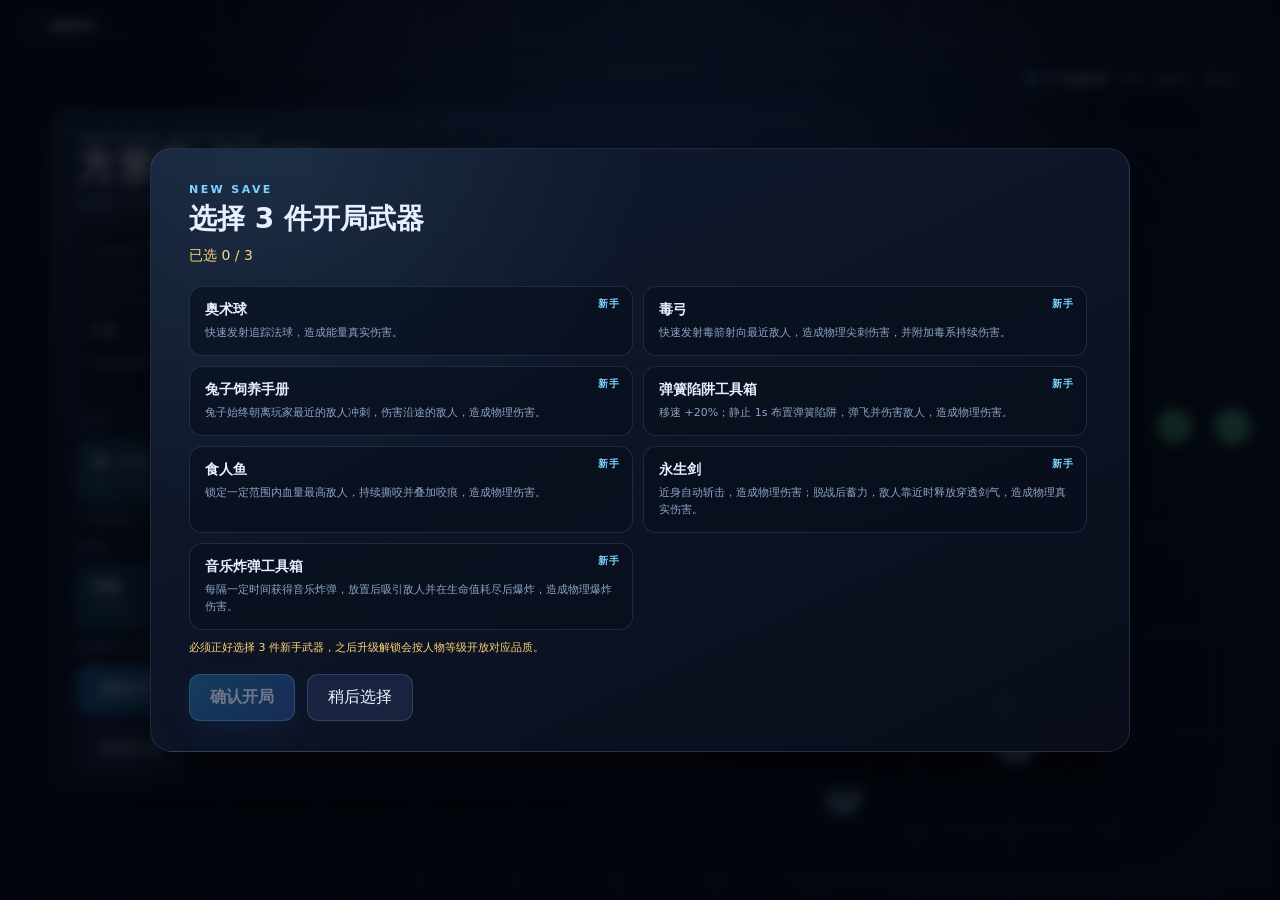
<file: index.html>
<!DOCTYPE html>
<html lang="zh-CN">
<head>
  <meta charset="UTF-8">
  <meta name="viewport" content="width=device-width, initial-scale=1.0, maximum-scale=1.0, user-scalable=no, viewport-fit=cover">
  <meta name="color-scheme" content="dark">
  <title>方形皿·测试版</title>
  <link rel="icon" href="data:,">
  <link rel="stylesheet" href="styles.css">
</head>
<body>
  <canvas id="game" aria-label="游戏画面"></canvas>

  <div id="hud" class="hidden" aria-live="off">
    <div class="hud-top-left">
      <div class="bar-row">
        <span class="bar-label">HP</span>
        <div class="bar"><div id="hp-fill" class="bar-fill hp-fill"></div></div>
        <span id="hp-text" class="bar-text">56 / 56</span>
      </div>
      <div class="bar-row">
        <span class="bar-label">体力</span>
        <div class="bar"><div id="stamina-fill" class="bar-fill stamina-fill"></div></div>
        <span id="stamina-text" class="bar-text">100</span>
      </div>
      <div id="move-speed" class="move-speed">移速 1.20 m/s</div>
    </div>

    <div class="hud-top-center">
      <div id="timer" class="timer">00:00</div>
      <div id="timer-caption" class="timer-caption">BOSS 将在 10:00 出现</div>
      <div id="ruin-status" class="ruin-status hidden">遗迹共鸣 0.0 / 10s</div>
      <div id="boss-bar" class="boss-bar hidden">
        <div id="boss-name" class="boss-name">咒术师</div>
        <div class="bar boss-hp"><div id="boss-fill" class="bar-fill boss-fill"></div></div>
      </div>
    </div>

    <div class="hud-top-right">
      <div id="difficulty-badge" class="difficulty-badge">普通</div>
      <div id="player-level" class="player-level">人物 Lv.1</div>
      <div id="touch-move-speed" class="touch-move-speed">移速 1.20 m/s</div>
      <div class="hud-exp-track"><div id="exp-fill" class="exp-fill"></div></div>
      <div id="exp-text" class="exp-text">0 / 200 XP</div>
      <div id="upgrade-ready" class="upgrade-ready hidden">升级待选</div>
      <div id="kills" class="kills">击杀 0</div>
      <div id="damage-total" class="damage-total">总伤 0</div>
    </div>

    <div id="weapon-bar" class="weapon-bar"></div>
    <div id="relic-bar" class="relic-bar"></div>
    <div id="touch-controls" class="touch-controls">
      <div id="joystick" class="joystick" aria-label="移动摇杆">
        <div class="joystick-zone joystick-zone-outer"></div>
        <div class="joystick-zone joystick-zone-middle"></div>
        <div class="joystick-zone joystick-zone-inner"></div>
        <div id="joystick-knob" class="joystick-knob"></div>
      </div>
      <button id="touch-pause" class="touch-pause" type="button" aria-label="暂停">Ⅱ</button>
    </div>

    <div id="hud-hint" class="hud-hint">W/A/S/D 移动 · Shift 奔跑 · 1/2/3 主动 · Esc 暂停</div>
    <div id="run-toast" class="run-toast hidden" aria-live="polite"></div>
  </div>

  <div id="menu" class="overlay">
    <button id="menu-demo-toggle" class="menu-demo-toggle" type="button" aria-controls="menu-panel" aria-expanded="true" title="隐藏菜单，观看 AI 演示">
      <span id="menu-demo-toggle-icon" class="menu-demo-toggle-icon" aria-hidden="true">▾</span>
      <span id="menu-demo-toggle-label">隐藏菜单</span>
    </button>
    <div id="menu-demo-badge" class="menu-demo-badge hidden" aria-hidden="true">
      <span class="menu-demo-dot"></span>
      <span class="menu-demo-label">AI 实战演示</span>
      <span id="menu-demo-weapons" class="menu-demo-weapons"></span>
    </div>
    <div id="menu-panel" class="panel menu-panel">
      <p class="eyebrow">SURVIVOR PROTOTYPE</p>
      <h1 class="game-title">方形皿·测试版</h1>
      <p class="subtitle">选择关卡与难度，存活10分钟并击败最终BOSS。</p>

      <div class="profile-progress">
        <div class="profile-progress-main">
          <div class="profile-level-line">
            <span class="profile-level-label">人物等级</span>
            <strong class="profile-level">Lv.<span id="menu-player-level">1</span></strong>
            <span id="menu-unlock-points" class="profile-unlock-points"></span>
          </div>
          <div class="exp-track menu-exp-track"><div id="menu-exp-fill" class="exp-fill"></div></div>
          <span id="menu-exp-text" class="profile-exp-text">0 / 200 XP</span>
        </div>
        <button id="level-unlock-btn" class="mini-button hidden" type="button">选择新武器</button>
      </div>

      <div class="loadout">
        <section>
          <div class="loadout-head">
            <h2>武器</h2>
            <button id="weapon-select-btn" class="mini-button" type="button">选择 3 件</button>
          </div>
          <ul id="menu-weapons" class="loadout-list"></ul>
        </section>
        <section>
          <div class="loadout-head">
            <h2>圣物</h2>
            <button id="relic-select-btn" class="mini-button" type="button">选择 3 件</button>
          </div>
          <ul id="menu-relics" class="loadout-list"></ul>
        </section>
      </div>

      <section class="level-block">
        <div class="section-label">关卡</div>
        <div id="level-picker" class="level-picker" role="radiogroup" aria-label="关卡"></div>
        <p id="level-desc" class="level-desc"></p>
      </section>

      <section class="difficulty-block">
        <div class="section-label">难度</div>
        <div id="difficulty-picker" class="difficulty-picker" role="radiogroup" aria-label="难度"></div>
        <p id="difficulty-desc" class="difficulty-desc"></p>
      </section>

      <div class="menu-actions">
        <button id="start-btn" class="primary" type="button">开始游戏</button>
        <button id="codex-btn" type="button">图鉴</button>
        <button id="inventory-btn" type="button">背包 / 商店</button>
        <button id="help-btn" type="button">设置</button>
        <button id="guide-btn" type="button">游戏说明</button>
        <button id="records-btn" type="button">游戏记录</button>
      </div>

      <p class="fineprint">本版包含第一、第二、第三大关各 10 种敌人、7 新手 + 10 进阶 + 10 老手 + 13 社区 + 6 熔炼武器（共 46 种，出战选 3 种）和 38 种圣物（赛前选 3 种）；社区道具页还可购买 10 张制造蓝图，在制造台合成熔炼武器与圣物。</p>
    </div>
  </div>

  <div id="weapon-select" class="overlay hidden">
    <div class="panel weapon-select-panel">
      <p class="eyebrow">LOADOUT</p>
      <h2>选择 3 件出战武器</h2>
      <p id="weapon-select-count" class="subtitle compact">已选 3 / 3</p>
      <div id="weapon-select-grid" class="weapon-select-grid"></div>
      <p id="weapon-select-hint" class="weapon-select-hint">点击武器卡选择或取消；必须选满 3 件。</p>
      <div class="menu-actions">
        <button id="weapon-random" type="button">随机 3 件</button>
        <button id="weapon-select-confirm" class="primary" type="button">确认配置</button>
        <button id="weapon-select-cancel" type="button">取消</button>
      </div>
    </div>
  </div>

  <div id="relic-select" class="overlay hidden">
    <div class="panel weapon-select-panel relic-select-panel">
      <p class="eyebrow">RELICS</p>
      <h2>选择出战圣物</h2>
      <p id="relic-select-count" class="subtitle compact">已选 3 / 3</p>
      <div id="relic-select-grid" class="relic-select-grid"></div>
      <p id="relic-select-hint" class="weapon-select-hint">最多选择 3 件；冰晶体与墨鱼丸不能同时装备。</p>
      <div class="menu-actions">
        <button id="relic-random" type="button">随机 3 件</button>
        <button id="relic-select-confirm" class="primary" type="button">确认配置</button>
        <button id="relic-select-cancel" type="button">取消</button>
      </div>
    </div>
  </div>

  <div id="level-unlock" class="overlay hidden">
    <div class="panel weapon-select-panel">
      <p class="eyebrow">LEVEL UP</p>
      <h2>选择新武器</h2>
      <p id="level-unlock-count" class="subtitle compact">可用升级额度 0</p>
      <div id="level-unlock-grid" class="weapon-select-grid"></div>
      <p id="level-unlock-hint" class="weapon-select-hint">选择一把尚未解锁的武器，解锁后永久生效。</p>
      <div class="menu-actions">
        <button id="level-unlock-confirm" class="primary" type="button" disabled>解锁</button>
        <button id="level-unlock-cancel" type="button">取消</button>
      </div>
    </div>
  </div>

  <div id="starter-select" class="overlay hidden">
    <div class="panel weapon-select-panel">
      <p class="eyebrow">NEW SAVE</p>
      <h2>选择 3 件开局武器</h2>
      <p id="starter-select-count" class="subtitle compact">已选 0 / 3</p>
      <div id="starter-select-grid" class="weapon-select-grid"></div>
      <p id="starter-select-hint" class="weapon-select-hint">必须正好选择 3 件新手武器。</p>
      <div class="menu-actions">
        <button id="starter-select-confirm" class="primary" type="button" disabled>确认开局</button>
        <button id="starter-select-cancel" type="button">稍后选择</button>
      </div>
    </div>
  </div>

  <div id="help" class="overlay hidden">
    <div class="panel settings-panel">
      <p class="eyebrow">SETTINGS</p>
      <h2>设置</h2>
      <div class="settings-grid">
        <section class="settings-section">
          <h3>按键</h3>
          <div id="keybind-list" class="keybind-list"></div>
          <button id="keybind-reset" class="mini-button" type="button">恢复默认按键</button>
          <p class="help-note">点击按键后按下新的键；Esc 取消修改。</p>
        </section>

        <section class="settings-section">
          <h3>画面</h3>
          <div id="background-picker" class="background-picker"></div>
          <label class="slider-row" for="brightness-slider">
            <span>亮度</span>
            <input id="brightness-slider" type="range" min="60" max="140" step="1" value="100">
            <strong id="brightness-value">100%</strong>
          </label>
          <label class="slider-row" for="volume-slider">
            <span>音量</span>
            <input id="volume-slider" type="range" min="0" max="100" step="1" value="70">
            <strong id="volume-value">70%</strong>
          </label>
          <p class="help-note">音量控制背景音乐与音效，设置会自动保存。</p>
        </section>

        <section class="settings-section">
          <h3>触屏</h3>
          <div id="touch-side-picker" class="touch-side-picker"></div>
          <p class="help-note">摇杆在左时武器 HUD 在右；在右时武器 HUD 在左。竖屏武器卡竖排，横屏横排。</p>
        </section>

        <section class="settings-section">
          <h3>存档</h3>
          <div id="save-slot-list" class="save-slot-list"></div>
          <p id="settings-hint" class="help-note">关卡结算、返回主菜单和修改设置后自动保存。</p>
        </section>
      </div>

      <div class="menu-actions">
        <button id="settings-records" type="button">游戏记录</button>
        <button id="help-close" class="primary" type="button">保存并关闭</button>
      </div>
    </div>
  </div>

  <div id="records" class="overlay hidden">
    <div class="panel records-panel">
      <p class="eyebrow">RECORDS</p>
      <h2>游戏记录</h2>
      <p id="records-subtitle" class="subtitle compact">当前存档槽的历史对局</p>
      <div id="records-list" class="records-list"></div>
      <div class="menu-actions">
        <button id="records-close" class="primary" type="button">关闭</button>
      </div>
    </div>
  </div>

  <div id="guide" class="overlay hidden">
    <div class="panel guide-panel">
      <p class="eyebrow">GUIDE</p>
      <h2>游戏说明</h2>
      <div class="guide-content">
        <section class="guide-section">
          <h3>游戏介绍</h3>
          <p>本作完全免费。选择关卡与难度后进入对局。撑过 10 分钟并击败最终 BOSS 即可通关；生命归零则失败。背景设定可自行脑补:P。</p>
        </section>
        <section class="guide-section">
          <h3>基本操作</h3>
          <p>键盘：WASD 移动，Shift 奔跑，1 / 2 / 3 释放武器主动技能，Esc 暂停。手机：使用虚拟摇杆移动（可在设置中切换左右），点按或长按武器卡释放主动技能，底部中央按钮暂停。</p>
        </section>
        <section class="guide-section">
          <h3>战前准备</h3>
          <p>每局携带 3 件武器和最多 3 件圣物。新存档需要先从 7 件新手武器中选择 3 件作为开局武器。</p>
        </section>
        <section class="guide-section">
          <h3>局内成长</h3>
          <p>击杀敌人可获得人物经验和战利品，随着时间增长经验会减少。击杀与存活时间都会积累武器熟练度。人物升级会获得武器解锁额度；熟练度达到 300 / 700 / 1200 后分别开放 1 / 2 / 3 级效果。</p>
        </section>
        <section class="guide-section">
          <h3>武器解锁与存档</h3>
          <p>新手、进阶、老手级武器在升级后逐级解锁，社区武器在社区商店购买，熔炼武器在制造台合成。游戏有 3 个独立存档槽，等级、解锁、设置和游戏记录会自动保存。</p>
        </section>
        <section class="guide-section">
          <h3>伤害类型</h3>
          <p>所有来自于玩家的伤害都有4种基础属性之一（物理、能量、冰系、毒系），伤害的附加属性有（真实、持续、尖刺、爆炸）；敌方可能有某些伤害的免疫、减伤或易伤；其中真实伤害无视所有的改变伤害的效果，但无法无视免疫。</p>
        </section>
        <section class="guide-section">
          <h3>武器优劣</h3>
          <p>大部分武器都具有独特之处，而不是纯粹靠数值碾压，选择最契合某个关卡的三个武器和三个圣物来通关吧！</p>
        </section>
        <section class="guide-section">
          <h3>玩家数据</h3>
          <p>玩家的基础生命值为30，移动速度1.2m/s，奔跑速度2.4m/s，奔跑体力消耗20/s，体力恢复10/s，玩家半径0.4m，自然恢复速度0.2/s。</p>
        </section>
        <!-- 后续说明条目从这里继续追加。 -->
      </div>
      <p class="help-note guide-footer">更多武器、圣物和敌人的详细机制可在图鉴中查看。</p>
      <div class="menu-actions">
        <button id="guide-close" class="primary" type="button">关闭</button>
      </div>
    </div>
  </div>

  <div id="pause" class="overlay hidden">
    <div class="panel small-panel">
      <p class="eyebrow">PAUSED</p>
      <h2>已暂停</h2>
      <div class="menu-actions vertical">
        <button id="pause-resume" class="primary" type="button">继续</button>
        <button id="pause-codex" type="button">图鉴</button>
        <button id="pause-restart" type="button">重新开始</button>
        <button id="pause-menu" type="button">返回主菜单</button>
      </div>
    </div>
  </div>

  <div id="result" class="overlay hidden">
    <div class="panel small-panel result-panel">
      <p id="result-eyebrow" class="eyebrow">RESULT</p>
      <h2 id="result-title">胜利</h2>
      <p id="result-subtitle" class="subtitle"></p>
      <div class="stats">
        <div><span>存活时间</span><strong id="stat-time">0:00</strong></div>
        <div><span>击杀</span><strong id="stat-kills">0</strong></div>
        <div><span>造成伤害</span><strong id="stat-dealt">0</strong></div>
        <div><span>受到伤害</span><strong id="stat-taken">0</strong></div>
        <div><span>难度</span><strong id="stat-difficulty">普通</strong></div>
        <div><span>关卡</span><strong id="stat-level">第一大关</strong></div>
      </div>
      <div id="result-damage" class="result-damage"></div>
      <div class="menu-actions">
        <button id="result-restart" class="primary" type="button">再来一次</button>
        <button id="result-menu" type="button">返回主菜单</button>
      </div>
    </div>
  </div>

  <div id="inventory" class="overlay hidden">
    <div class="panel inventory-panel">
      <div class="inventory-head">
        <div>
          <p class="eyebrow">STASH &amp; SHOP</p>
          <h2>背包 / 社区商店</h2>
        </div>
        <button id="crafting-open" class="crafting-open" type="button">制造台</button>
      </div>
      <div class="shop-summary">社区货币 <strong id="shop-currency">0</strong></div>
      <div class="shop-tabs" role="tablist" aria-label="社区商店分类">
        <button type="button" class="shop-tab is-active" data-shop-tab="weapons" role="tab" aria-selected="true" aria-controls="shop-list">社区武器</button>
        <button type="button" class="shop-tab" data-shop-tab="relics" role="tab" aria-selected="false" aria-controls="shop-list">社区圣物</button>
        <button type="button" class="shop-tab" data-shop-tab="items" role="tab" aria-selected="false" aria-controls="shop-list">社区道具</button>
      </div>
      <p id="shop-hint" class="shop-hint"></p>
      <div class="shop-layout">
        <section class="shop-section">
          <h3>社区商店</h3>
          <div id="shop-list" class="shop-list"></div>
        </section>
        <section class="shop-section">
          <h3>战利品背包</h3>
          <div id="inventory-list" class="shop-list"></div>
        </section>
      </div>
      <div class="menu-actions">
        <button id="inventory-close" class="primary" type="button">关闭</button>
      </div>
    </div>
  </div>

  <div id="crafting" class="overlay hidden">
    <div class="panel crafting-panel">
      <div class="inventory-head">
        <div>
          <p class="eyebrow">FORGE &amp; BLUEPRINTS</p>
          <h2>制造台</h2>
        </div>
        <button id="crafting-close-x" class="crafting-close" type="button" aria-label="关闭制造台">×</button>
      </div>
      <div class="shop-summary">社区货币 <strong id="crafting-currency">0</strong> · 蓝图在社区道具页购买，每种限购 1 张</div>
      <p id="crafting-hint" class="shop-hint">制造会消耗蓝图和材料；选择左侧配方，右侧查看现有材料。</p>
      <div class="crafting-layout">
        <section class="shop-section">
          <h3>可制造</h3>
          <div id="crafting-list" class="shop-list crafting-list"></div>
        </section>
        <section class="shop-section">
          <h3>材料 / 蓝图背包</h3>
          <div id="crafting-inventory" class="shop-list"></div>
        </section>
      </div>
      <div class="menu-actions">
        <button id="crafting-close" class="primary" type="button">返回背包</button>
      </div>
    </div>
  </div>

  <div id="save-delete-confirm" class="overlay hidden">
    <div class="panel small-panel">
      <p class="eyebrow">DELETE SAVE</p>
      <h2>删除存档</h2>
      <p id="save-delete-text" class="subtitle">确定要删除这个存档吗？此操作不可恢复。</p>
      <div class="menu-actions">
        <button id="save-delete-confirm-btn" class="danger-button" type="button">确认删除</button>
        <button id="save-delete-cancel" class="primary" type="button">取消</button>
      </div>
    </div>
  </div>

  <div id="codex" class="overlay hidden">
    <div class="panel codex-panel">
      <p class="eyebrow">CODEX</p>
      <h2>图鉴</h2>
      <div class="codex-tabs" role="tablist" aria-label="图鉴分类">
        <button type="button" class="codex-tab is-active" data-codex-tab="weapons">武器</button>
        <button type="button" class="codex-tab" data-codex-tab="relics">圣物</button>
        <button type="button" class="codex-tab" data-codex-tab="enemies">敌方</button>
      </div>
      <div id="codex-content" class="codex-content"></div>
      <div class="menu-actions">
        <button id="codex-close" class="primary" type="button">关闭</button>
      </div>
    </div>
  </div>

  <div id="debug" class="debug hidden"></div>

  <script defer src="audio.js"></script>
  <script defer src="game.js"></script>
</body>
</html>
</file>
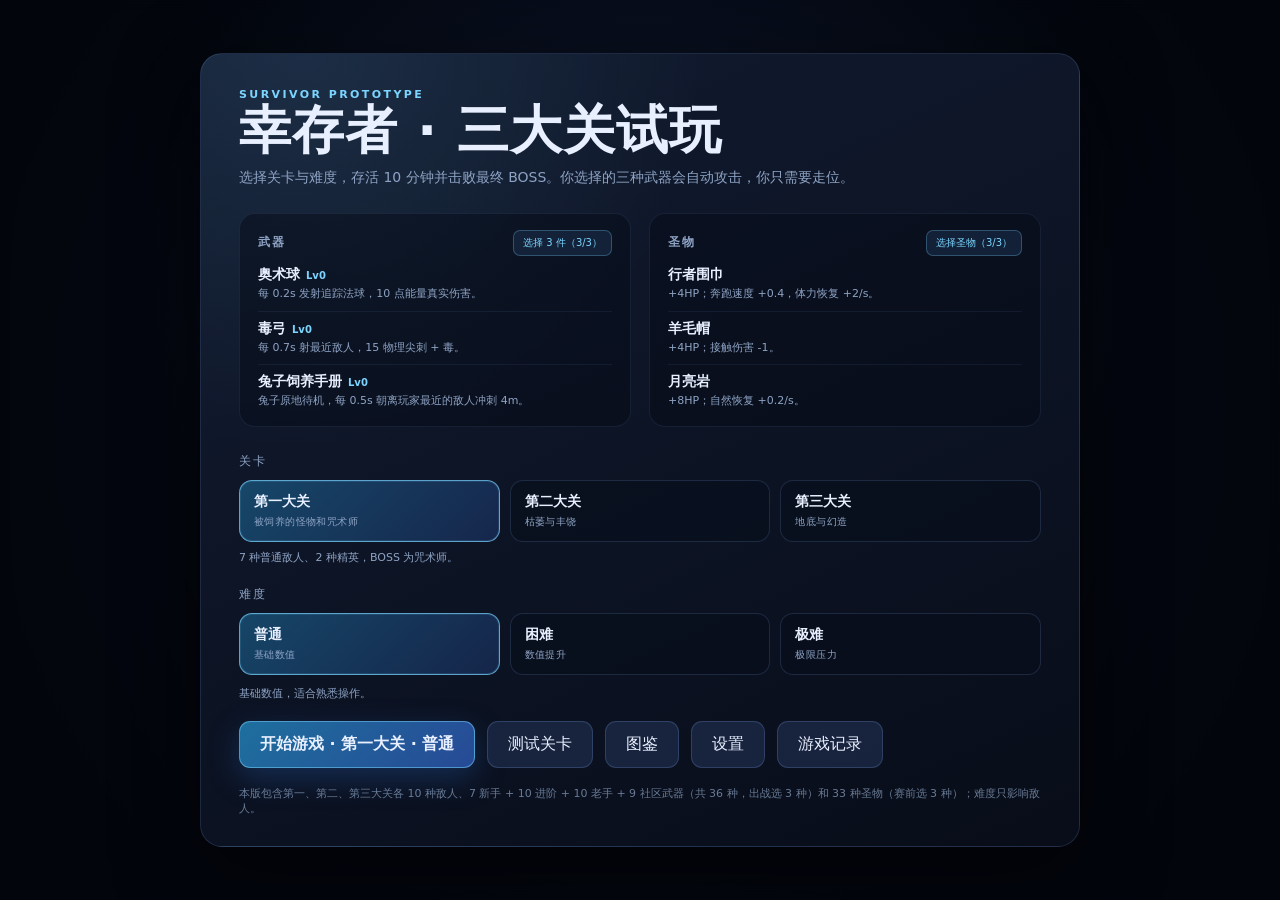
<file: history/v0.0.1/index.html>
<!DOCTYPE html>
<html lang="zh-CN">
<head>
  <meta charset="UTF-8">
  <meta name="viewport" content="width=device-width, initial-scale=1.0">
  <meta name="color-scheme" content="dark">
  <title>幸存者 · 三大关试玩</title>
  <link rel="icon" href="data:,">
  <link rel="stylesheet" href="styles.css">
</head>
<body>
  <canvas id="game" aria-label="游戏画面"></canvas>

  <div id="hud" class="hidden" aria-live="off">
    <div class="hud-top-left">
      <div class="bar-row">
        <span class="bar-label">HP</span>
        <div class="bar"><div id="hp-fill" class="bar-fill hp-fill"></div></div>
        <span id="hp-text" class="bar-text">56 / 56</span>
      </div>
      <div class="bar-row">
        <span class="bar-label">体力</span>
        <div class="bar"><div id="stamina-fill" class="bar-fill stamina-fill"></div></div>
        <span id="stamina-text" class="bar-text">100</span>
      </div>
      <div id="test-speed" class="test-speed hidden">移速 1.20 m/s</div>
    </div>

    <div class="hud-top-center">
      <div id="timer" class="timer">00:00</div>
      <div id="timer-caption" class="timer-caption">BOSS 将在 10:00 出现</div>
      <div id="boss-bar" class="boss-bar hidden">
        <div id="boss-name" class="boss-name">咒术师</div>
        <div class="bar boss-hp"><div id="boss-fill" class="bar-fill boss-fill"></div></div>
      </div>
    </div>

    <div class="hud-top-right">
      <div id="difficulty-badge" class="difficulty-badge">普通</div>
      <div id="kills" class="kills">击杀 0</div>
      <div id="damage-total" class="damage-total">总伤 0</div>
    </div>

    <div id="weapon-bar" class="weapon-bar"></div>
    <div id="relic-bar" class="relic-bar"></div>

    <div id="hud-hint" class="hud-hint">W/A/S/D 移动 · Shift 奔跑 · 1/2/3 主动 · Esc 暂停</div>
  </div>

  <div id="menu" class="overlay">
    <div class="panel menu-panel">
      <p class="eyebrow">SURVIVOR PROTOTYPE</p>
      <h1>幸存者 · 三大关试玩</h1>
      <p class="subtitle">选择关卡与难度，存活 10 分钟并击败最终 BOSS。你选择的三种武器会自动攻击，你只需要走位。</p>

      <div class="loadout">
        <section>
          <div class="loadout-head">
            <h2>武器</h2>
            <button id="weapon-select-btn" class="mini-button" type="button">选择 3 件</button>
          </div>
          <ul id="menu-weapons" class="loadout-list"></ul>
        </section>
        <section>
          <div class="loadout-head">
            <h2>圣物</h2>
            <button id="relic-select-btn" class="mini-button" type="button">选择 3 件</button>
          </div>
          <ul id="menu-relics" class="loadout-list"></ul>
        </section>
      </div>

      <section class="level-block">
        <div class="section-label">关卡</div>
        <div id="level-picker" class="level-picker" role="radiogroup" aria-label="关卡"></div>
        <p id="level-desc" class="level-desc"></p>
      </section>

      <section class="difficulty-block">
        <div class="section-label">难度</div>
        <div id="difficulty-picker" class="difficulty-picker" role="radiogroup" aria-label="难度"></div>
        <p id="difficulty-desc" class="difficulty-desc"></p>
      </section>

      <div class="menu-actions">
        <button id="start-btn" class="primary" type="button">开始游戏</button>
        <button id="test-btn" type="button">测试关卡</button>
        <button id="codex-btn" type="button">图鉴</button>
        <button id="help-btn" type="button">设置</button>
        <button id="records-btn" type="button">游戏记录</button>
      </div>

      <p class="fineprint">本版包含第一、第二、第三大关各 10 种敌人、7 新手 + 10 进阶 + 10 老手 + 9 社区武器（共 36 种，出战选 3 种）和 33 种圣物（赛前选 3 种）；难度只影响敌人。</p>
    </div>
  </div>

  <div id="weapon-select" class="overlay hidden">
    <div class="panel weapon-select-panel">
      <p class="eyebrow">LOADOUT</p>
      <h2>选择 3 件出战武器</h2>
      <p id="weapon-select-count" class="subtitle compact">已选 3 / 3</p>
      <div id="weapon-select-grid" class="weapon-select-grid"></div>
      <p id="weapon-select-hint" class="weapon-select-hint">点击武器卡选择或取消；必须选满 3 件。</p>
      <div class="menu-actions">
        <button id="weapon-random" type="button">随机 3 件</button>
        <button id="weapon-select-confirm" class="primary" type="button">确认配置</button>
        <button id="weapon-select-cancel" type="button">取消</button>
      </div>
    </div>
  </div>

  <div id="relic-select" class="overlay hidden">
    <div class="panel weapon-select-panel relic-select-panel">
      <p class="eyebrow">RELICS</p>
      <h2>选择出战圣物</h2>
      <p id="relic-select-count" class="subtitle compact">已选 3 / 3</p>
      <div id="relic-select-grid" class="relic-select-grid"></div>
      <p id="relic-select-hint" class="weapon-select-hint">最多选择 3 件；冰晶体与墨鱼丸不能同时装备。</p>
      <div class="menu-actions">
        <button id="relic-random" type="button">随机 3 件</button>
        <button id="relic-select-confirm" class="primary" type="button">确认配置</button>
        <button id="relic-select-cancel" type="button">取消</button>
      </div>
    </div>
  </div>

  <div id="help" class="overlay hidden">
    <div class="panel settings-panel">
      <p class="eyebrow">SETTINGS</p>
      <h2>设置</h2>
      <div class="settings-grid">
        <section class="settings-section">
          <h3>按键</h3>
          <div id="keybind-list" class="keybind-list"></div>
          <button id="keybind-reset" class="mini-button" type="button">恢复默认按键</button>
          <p class="help-note">点击按键后按下新的键；Esc 取消修改。</p>
        </section>

        <section class="settings-section">
          <h3>画面</h3>
          <div id="background-picker" class="background-picker"></div>
          <label class="slider-row" for="brightness-slider">
            <span>亮度</span>
            <input id="brightness-slider" type="range" min="60" max="140" step="1" value="100">
            <strong id="brightness-value">100%</strong>
          </label>
          <label class="slider-row" for="volume-slider">
            <span>音量</span>
            <input id="volume-slider" type="range" min="0" max="100" step="1" value="70">
            <strong id="volume-value">70%</strong>
          </label>
          <p class="help-note">音量设置会保存，但当前版本还没有音频资源。</p>
        </section>

        <section class="settings-section">
          <h3>存档</h3>
          <div id="save-slot-list" class="save-slot-list"></div>
          <p id="settings-hint" class="help-note">关卡结算、返回主菜单和修改设置后自动保存。</p>
        </section>
      </div>

      <div class="menu-actions">
        <button id="settings-records" type="button">游戏记录</button>
        <button id="help-close" class="primary" type="button">保存并关闭</button>
      </div>
    </div>
  </div>

  <div id="records" class="overlay hidden">
    <div class="panel records-panel">
      <p class="eyebrow">RECORDS</p>
      <h2>游戏记录</h2>
      <p id="records-subtitle" class="subtitle compact">当前存档槽的历史对局</p>
      <div id="records-list" class="records-list"></div>
      <div class="menu-actions">
        <button id="records-close" class="primary" type="button">关闭</button>
      </div>
    </div>
  </div>

  <div id="pause" class="overlay hidden">
    <div class="panel small-panel">
      <p class="eyebrow">PAUSED</p>
      <h2>已暂停</h2>
      <div class="menu-actions vertical">
        <button id="pause-resume" class="primary" type="button">继续</button>
        <button id="pause-restart" type="button">重新开始</button>
        <button id="pause-menu" type="button">返回主菜单</button>
      </div>
    </div>
  </div>

  <div id="result" class="overlay hidden">
    <div class="panel small-panel result-panel">
      <p id="result-eyebrow" class="eyebrow">RESULT</p>
      <h2 id="result-title">胜利</h2>
      <p id="result-subtitle" class="subtitle"></p>
      <div class="stats">
        <div><span>存活时间</span><strong id="stat-time">0:00</strong></div>
        <div><span>击杀</span><strong id="stat-kills">0</strong></div>
        <div><span>造成伤害</span><strong id="stat-dealt">0</strong></div>
        <div><span>受到伤害</span><strong id="stat-taken">0</strong></div>
        <div><span>难度</span><strong id="stat-difficulty">普通</strong></div>
        <div><span>关卡</span><strong id="stat-level">第一大关</strong></div>
      </div>
      <div id="result-damage" class="result-damage"></div>
      <div class="menu-actions">
        <button id="result-restart" class="primary" type="button">再来一次</button>
        <button id="result-menu" type="button">返回主菜单</button>
      </div>
    </div>
  </div>

  <div id="codex" class="overlay hidden">
    <div class="panel codex-panel">
      <p class="eyebrow">CODEX</p>
      <h2>图鉴</h2>
      <div class="codex-tabs" role="tablist" aria-label="图鉴分类">
        <button type="button" class="codex-tab is-active" data-codex-tab="weapons">武器</button>
        <button type="button" class="codex-tab" data-codex-tab="relics">圣物</button>
        <button type="button" class="codex-tab" data-codex-tab="enemies">敌方</button>
      </div>
      <div id="codex-content" class="codex-content"></div>
      <div class="menu-actions">
        <button id="codex-close" class="primary" type="button">关闭</button>
      </div>
    </div>
  </div>

  <div id="debug" class="debug hidden"></div>

  <script defer src="game.js"></script>
</body>
</html>
</file>
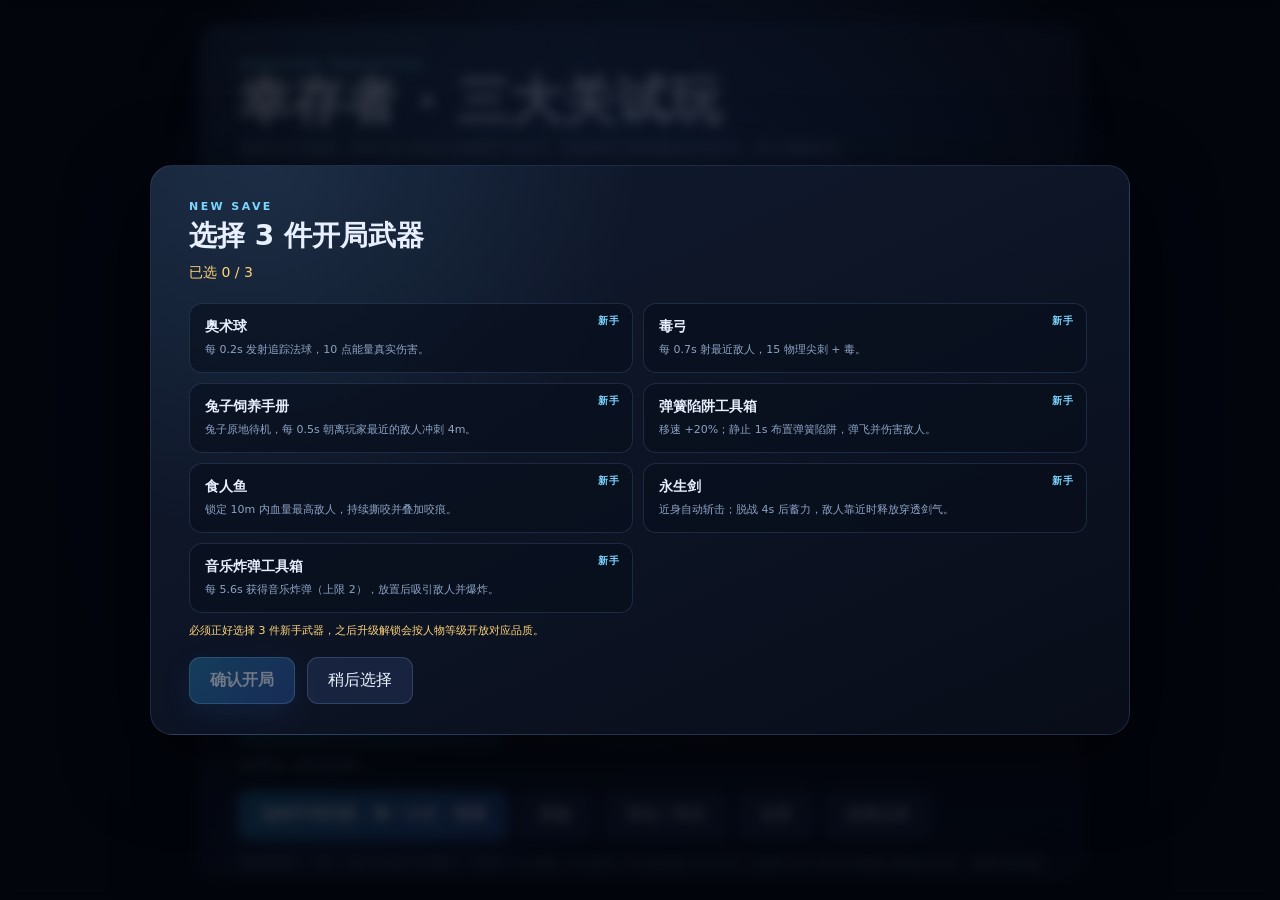
<file: history/v0.0.2/index.html>
<!DOCTYPE html>
<html lang="zh-CN">
<head>
  <meta charset="UTF-8">
  <meta name="viewport" content="width=device-width, initial-scale=1.0">
  <meta name="color-scheme" content="dark">
  <title>幸存者 · 三大关试玩</title>
  <link rel="icon" href="data:,">
  <link rel="stylesheet" href="styles.css">
</head>
<body>
  <canvas id="game" aria-label="游戏画面"></canvas>

  <div id="hud" class="hidden" aria-live="off">
    <div class="hud-top-left">
      <div class="bar-row">
        <span class="bar-label">HP</span>
        <div class="bar"><div id="hp-fill" class="bar-fill hp-fill"></div></div>
        <span id="hp-text" class="bar-text">56 / 56</span>
      </div>
      <div class="bar-row">
        <span class="bar-label">体力</span>
        <div class="bar"><div id="stamina-fill" class="bar-fill stamina-fill"></div></div>
        <span id="stamina-text" class="bar-text">100</span>
      </div>
      <div id="move-speed" class="move-speed">移速 1.20 m/s</div>
    </div>

    <div class="hud-top-center">
      <div id="timer" class="timer">00:00</div>
      <div id="timer-caption" class="timer-caption">BOSS 将在 10:00 出现</div>
      <div id="ruin-status" class="ruin-status hidden">遗迹共鸣 0.0 / 10s</div>
      <div id="boss-bar" class="boss-bar hidden">
        <div id="boss-name" class="boss-name">咒术师</div>
        <div class="bar boss-hp"><div id="boss-fill" class="bar-fill boss-fill"></div></div>
      </div>
    </div>

    <div class="hud-top-right">
      <div id="difficulty-badge" class="difficulty-badge">普通</div>
      <div id="player-level" class="player-level">人物 Lv.1</div>
      <div class="hud-exp-track"><div id="exp-fill" class="exp-fill"></div></div>
      <div id="exp-text" class="exp-text">0 / 200 XP</div>
      <div id="upgrade-ready" class="upgrade-ready hidden">升级待选</div>
      <div id="kills" class="kills">击杀 0</div>
      <div id="damage-total" class="damage-total">总伤 0</div>
    </div>

    <div id="weapon-bar" class="weapon-bar"></div>
    <div id="relic-bar" class="relic-bar"></div>

    <div id="hud-hint" class="hud-hint">W/A/S/D 移动 · Shift 奔跑 · 1/2/3 主动 · Esc 暂停</div>
    <div id="run-toast" class="run-toast hidden" aria-live="polite"></div>
  </div>

  <div id="menu" class="overlay">
    <div class="panel menu-panel">
      <p class="eyebrow">SURVIVOR PROTOTYPE</p>
      <h1>幸存者 · 三大关试玩</h1>
      <p class="subtitle">选择关卡与难度，存活 10 分钟并击败最终 BOSS。你选择的三种武器会自动攻击，你只需要走位。</p>

      <div class="profile-progress">
        <div class="profile-progress-main">
          <div class="profile-level-line">
            <span class="profile-level-label">人物等级</span>
            <strong class="profile-level">Lv.<span id="menu-player-level">1</span></strong>
            <span id="menu-unlock-points" class="profile-unlock-points"></span>
          </div>
          <div class="exp-track menu-exp-track"><div id="menu-exp-fill" class="exp-fill"></div></div>
          <span id="menu-exp-text" class="profile-exp-text">0 / 200 XP</span>
        </div>
        <button id="level-unlock-btn" class="mini-button hidden" type="button">选择新武器</button>
      </div>

      <div class="loadout">
        <section>
          <div class="loadout-head">
            <h2>武器</h2>
            <button id="weapon-select-btn" class="mini-button" type="button">选择 3 件</button>
          </div>
          <ul id="menu-weapons" class="loadout-list"></ul>
        </section>
        <section>
          <div class="loadout-head">
            <h2>圣物</h2>
            <button id="relic-select-btn" class="mini-button" type="button">选择 3 件</button>
          </div>
          <ul id="menu-relics" class="loadout-list"></ul>
        </section>
      </div>

      <section class="level-block">
        <div class="section-label">关卡</div>
        <div id="level-picker" class="level-picker" role="radiogroup" aria-label="关卡"></div>
        <p id="level-desc" class="level-desc"></p>
      </section>

      <section class="difficulty-block">
        <div class="section-label">难度</div>
        <div id="difficulty-picker" class="difficulty-picker" role="radiogroup" aria-label="难度"></div>
        <p id="difficulty-desc" class="difficulty-desc"></p>
      </section>

      <div class="menu-actions">
        <button id="start-btn" class="primary" type="button">开始游戏</button>
        <button id="codex-btn" type="button">图鉴</button>
        <button id="inventory-btn" type="button">背包 / 商店</button>
        <button id="help-btn" type="button">设置</button>
        <button id="records-btn" type="button">游戏记录</button>
      </div>

      <p class="fineprint">本版包含第一、第二、第三大关各 10 种敌人、7 新手 + 10 进阶 + 10 老手 + 9 社区武器（共 36 种，出战选 3 种）和 33 种圣物（赛前选 3 种）；难度只影响敌人。</p>
    </div>
  </div>

  <div id="weapon-select" class="overlay hidden">
    <div class="panel weapon-select-panel">
      <p class="eyebrow">LOADOUT</p>
      <h2>选择 3 件出战武器</h2>
      <p id="weapon-select-count" class="subtitle compact">已选 3 / 3</p>
      <div id="weapon-select-grid" class="weapon-select-grid"></div>
      <p id="weapon-select-hint" class="weapon-select-hint">点击武器卡选择或取消；必须选满 3 件。</p>
      <div class="menu-actions">
        <button id="weapon-random" type="button">随机 3 件</button>
        <button id="weapon-select-confirm" class="primary" type="button">确认配置</button>
        <button id="weapon-select-cancel" type="button">取消</button>
      </div>
    </div>
  </div>

  <div id="relic-select" class="overlay hidden">
    <div class="panel weapon-select-panel relic-select-panel">
      <p class="eyebrow">RELICS</p>
      <h2>选择出战圣物</h2>
      <p id="relic-select-count" class="subtitle compact">已选 3 / 3</p>
      <div id="relic-select-grid" class="relic-select-grid"></div>
      <p id="relic-select-hint" class="weapon-select-hint">最多选择 3 件；冰晶体与墨鱼丸不能同时装备。</p>
      <div class="menu-actions">
        <button id="relic-random" type="button">随机 3 件</button>
        <button id="relic-select-confirm" class="primary" type="button">确认配置</button>
        <button id="relic-select-cancel" type="button">取消</button>
      </div>
    </div>
  </div>

  <div id="level-unlock" class="overlay hidden">
    <div class="panel weapon-select-panel">
      <p class="eyebrow">LEVEL UP</p>
      <h2>选择新武器</h2>
      <p id="level-unlock-count" class="subtitle compact">可用升级额度 0</p>
      <div id="level-unlock-grid" class="weapon-select-grid"></div>
      <p id="level-unlock-hint" class="weapon-select-hint">选择一把尚未解锁的武器，解锁后永久生效。</p>
      <div class="menu-actions">
        <button id="level-unlock-confirm" class="primary" type="button" disabled>解锁</button>
        <button id="level-unlock-cancel" type="button">取消</button>
      </div>
    </div>
  </div>

  <div id="starter-select" class="overlay hidden">
    <div class="panel weapon-select-panel">
      <p class="eyebrow">NEW SAVE</p>
      <h2>选择 3 件开局武器</h2>
      <p id="starter-select-count" class="subtitle compact">已选 0 / 3</p>
      <div id="starter-select-grid" class="weapon-select-grid"></div>
      <p id="starter-select-hint" class="weapon-select-hint">必须正好选择 3 件新手武器。</p>
      <div class="menu-actions">
        <button id="starter-select-confirm" class="primary" type="button" disabled>确认开局</button>
        <button id="starter-select-cancel" type="button">稍后选择</button>
      </div>
    </div>
  </div>

  <div id="help" class="overlay hidden">
    <div class="panel settings-panel">
      <p class="eyebrow">SETTINGS</p>
      <h2>设置</h2>
      <div class="settings-grid">
        <section class="settings-section">
          <h3>按键</h3>
          <div id="keybind-list" class="keybind-list"></div>
          <button id="keybind-reset" class="mini-button" type="button">恢复默认按键</button>
          <p class="help-note">点击按键后按下新的键；Esc 取消修改。</p>
        </section>

        <section class="settings-section">
          <h3>画面</h3>
          <div id="background-picker" class="background-picker"></div>
          <label class="slider-row" for="brightness-slider">
            <span>亮度</span>
            <input id="brightness-slider" type="range" min="60" max="140" step="1" value="100">
            <strong id="brightness-value">100%</strong>
          </label>
          <label class="slider-row" for="volume-slider">
            <span>音量</span>
            <input id="volume-slider" type="range" min="0" max="100" step="1" value="70">
            <strong id="volume-value">70%</strong>
          </label>
          <p class="help-note">音量设置会保存，但当前版本还没有音频资源。</p>
        </section>

        <section class="settings-section">
          <h3>存档</h3>
          <div id="save-slot-list" class="save-slot-list"></div>
          <p id="settings-hint" class="help-note">关卡结算、返回主菜单和修改设置后自动保存。</p>
        </section>
      </div>

      <div class="menu-actions">
        <button id="settings-records" type="button">游戏记录</button>
        <button id="help-close" class="primary" type="button">保存并关闭</button>
      </div>
    </div>
  </div>

  <div id="records" class="overlay hidden">
    <div class="panel records-panel">
      <p class="eyebrow">RECORDS</p>
      <h2>游戏记录</h2>
      <p id="records-subtitle" class="subtitle compact">当前存档槽的历史对局</p>
      <div id="records-list" class="records-list"></div>
      <div class="menu-actions">
        <button id="records-close" class="primary" type="button">关闭</button>
      </div>
    </div>
  </div>

  <div id="pause" class="overlay hidden">
    <div class="panel small-panel">
      <p class="eyebrow">PAUSED</p>
      <h2>已暂停</h2>
      <div class="menu-actions vertical">
        <button id="pause-resume" class="primary" type="button">继续</button>
        <button id="pause-restart" type="button">重新开始</button>
        <button id="pause-menu" type="button">返回主菜单</button>
      </div>
    </div>
  </div>

  <div id="result" class="overlay hidden">
    <div class="panel small-panel result-panel">
      <p id="result-eyebrow" class="eyebrow">RESULT</p>
      <h2 id="result-title">胜利</h2>
      <p id="result-subtitle" class="subtitle"></p>
      <div class="stats">
        <div><span>存活时间</span><strong id="stat-time">0:00</strong></div>
        <div><span>击杀</span><strong id="stat-kills">0</strong></div>
        <div><span>造成伤害</span><strong id="stat-dealt">0</strong></div>
        <div><span>受到伤害</span><strong id="stat-taken">0</strong></div>
        <div><span>难度</span><strong id="stat-difficulty">普通</strong></div>
        <div><span>关卡</span><strong id="stat-level">第一大关</strong></div>
      </div>
      <div id="result-damage" class="result-damage"></div>
      <div class="menu-actions">
        <button id="result-restart" class="primary" type="button">再来一次</button>
        <button id="result-menu" type="button">返回主菜单</button>
      </div>
    </div>
  </div>

  <div id="inventory" class="overlay hidden">
    <div class="panel inventory-panel">
      <p class="eyebrow">STASH &amp; SHOP</p>
      <h2>背包 / 社区商店</h2>
      <div class="shop-summary">社区货币 <strong id="shop-currency">0</strong></div>
      <div class="shop-layout">
        <section class="shop-section">
          <h3>社区商店</h3>
          <div id="shop-list" class="shop-list"></div>
        </section>
        <section class="shop-section">
          <h3>战利品背包</h3>
          <div id="inventory-list" class="shop-list"></div>
        </section>
      </div>
      <div class="menu-actions">
        <button id="inventory-close" class="primary" type="button">关闭</button>
      </div>
    </div>
  </div>

  <div id="save-delete-confirm" class="overlay hidden">
    <div class="panel small-panel">
      <p class="eyebrow">DELETE SAVE</p>
      <h2>删除存档</h2>
      <p id="save-delete-text" class="subtitle">确定要删除这个存档吗？此操作不可恢复。</p>
      <div class="menu-actions">
        <button id="save-delete-confirm-btn" class="danger-button" type="button">确认删除</button>
        <button id="save-delete-cancel" class="primary" type="button">取消</button>
      </div>
    </div>
  </div>

  <div id="codex" class="overlay hidden">
    <div class="panel codex-panel">
      <p class="eyebrow">CODEX</p>
      <h2>图鉴</h2>
      <div class="codex-tabs" role="tablist" aria-label="图鉴分类">
        <button type="button" class="codex-tab is-active" data-codex-tab="weapons">武器</button>
        <button type="button" class="codex-tab" data-codex-tab="relics">圣物</button>
        <button type="button" class="codex-tab" data-codex-tab="enemies">敌方</button>
      </div>
      <div id="codex-content" class="codex-content"></div>
      <div class="menu-actions">
        <button id="codex-close" class="primary" type="button">关闭</button>
      </div>
    </div>
  </div>

  <div id="debug" class="debug hidden"></div>

  <script defer src="game.js"></script>
</body>
</html>
</file>
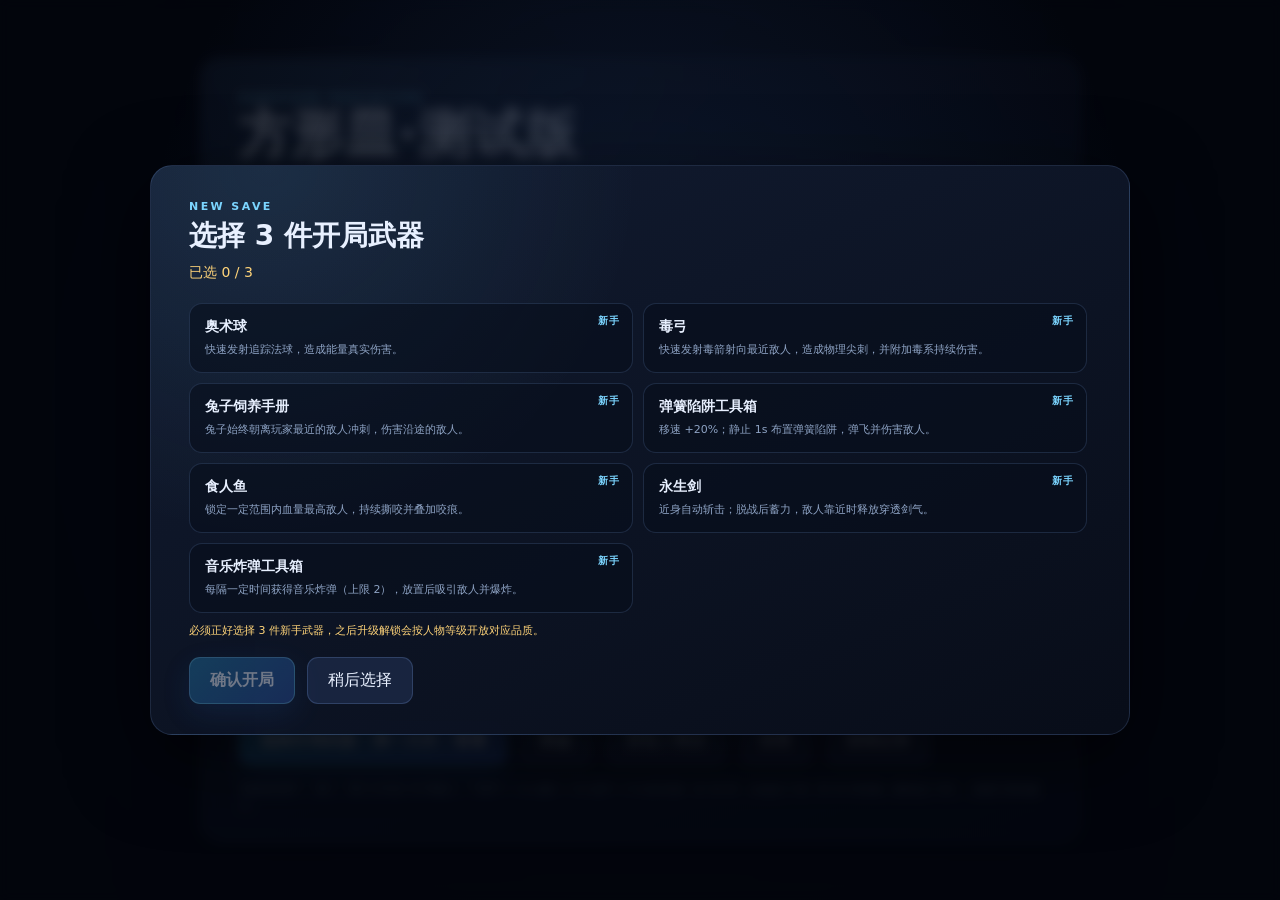
<file: history/v0.0.3/index.html>
<!DOCTYPE html>
<html lang="zh-CN">
<head>
  <meta charset="UTF-8">
  <meta name="viewport" content="width=device-width, initial-scale=1.0">
  <meta name="color-scheme" content="dark">
  <title>方形皿·测试版</title>
  <link rel="icon" href="data:,">
  <link rel="stylesheet" href="styles.css">
</head>
<body>
  <canvas id="game" aria-label="游戏画面"></canvas>

  <div id="hud" class="hidden" aria-live="off">
    <div class="hud-top-left">
      <div class="bar-row">
        <span class="bar-label">HP</span>
        <div class="bar"><div id="hp-fill" class="bar-fill hp-fill"></div></div>
        <span id="hp-text" class="bar-text">56 / 56</span>
      </div>
      <div class="bar-row">
        <span class="bar-label">体力</span>
        <div class="bar"><div id="stamina-fill" class="bar-fill stamina-fill"></div></div>
        <span id="stamina-text" class="bar-text">100</span>
      </div>
      <div id="move-speed" class="move-speed">移速 1.20 m/s</div>
    </div>

    <div class="hud-top-center">
      <div id="timer" class="timer">00:00</div>
      <div id="timer-caption" class="timer-caption">BOSS 将在 10:00 出现</div>
      <div id="ruin-status" class="ruin-status hidden">遗迹共鸣 0.0 / 10s</div>
      <div id="boss-bar" class="boss-bar hidden">
        <div id="boss-name" class="boss-name">咒术师</div>
        <div class="bar boss-hp"><div id="boss-fill" class="bar-fill boss-fill"></div></div>
      </div>
    </div>

    <div class="hud-top-right">
      <div id="difficulty-badge" class="difficulty-badge">普通</div>
      <div id="player-level" class="player-level">人物 Lv.1</div>
      <div class="hud-exp-track"><div id="exp-fill" class="exp-fill"></div></div>
      <div id="exp-text" class="exp-text">0 / 200 XP</div>
      <div id="upgrade-ready" class="upgrade-ready hidden">升级待选</div>
      <div id="kills" class="kills">击杀 0</div>
      <div id="damage-total" class="damage-total">总伤 0</div>
    </div>

    <div id="weapon-bar" class="weapon-bar"></div>
    <div id="relic-bar" class="relic-bar"></div>

    <div id="hud-hint" class="hud-hint">W/A/S/D 移动 · Shift 奔跑 · 1/2/3 主动 · Esc 暂停</div>
    <div id="run-toast" class="run-toast hidden" aria-live="polite"></div>
  </div>

  <div id="menu" class="overlay">
    <div class="panel menu-panel">
      <p class="eyebrow">SURVIVOR PROTOTYPE</p>
      <h1 class="game-title">方形皿·测试版</h1>
      <p class="subtitle">选择关卡与难度，存活10分钟并击败最终BOSS。</p>

      <div class="profile-progress">
        <div class="profile-progress-main">
          <div class="profile-level-line">
            <span class="profile-level-label">人物等级</span>
            <strong class="profile-level">Lv.<span id="menu-player-level">1</span></strong>
            <span id="menu-unlock-points" class="profile-unlock-points"></span>
          </div>
          <div class="exp-track menu-exp-track"><div id="menu-exp-fill" class="exp-fill"></div></div>
          <span id="menu-exp-text" class="profile-exp-text">0 / 200 XP</span>
        </div>
        <button id="level-unlock-btn" class="mini-button hidden" type="button">选择新武器</button>
      </div>

      <div class="loadout">
        <section>
          <div class="loadout-head">
            <h2>武器</h2>
            <button id="weapon-select-btn" class="mini-button" type="button">选择 3 件</button>
          </div>
          <ul id="menu-weapons" class="loadout-list"></ul>
        </section>
        <section>
          <div class="loadout-head">
            <h2>圣物</h2>
            <button id="relic-select-btn" class="mini-button" type="button">选择 3 件</button>
          </div>
          <ul id="menu-relics" class="loadout-list"></ul>
        </section>
      </div>

      <section class="level-block">
        <div class="section-label">关卡</div>
        <div id="level-picker" class="level-picker" role="radiogroup" aria-label="关卡"></div>
        <p id="level-desc" class="level-desc"></p>
      </section>

      <section class="difficulty-block">
        <div class="section-label">难度</div>
        <div id="difficulty-picker" class="difficulty-picker" role="radiogroup" aria-label="难度"></div>
        <p id="difficulty-desc" class="difficulty-desc"></p>
      </section>

      <div class="menu-actions">
        <button id="start-btn" class="primary" type="button">开始游戏</button>
        <button id="codex-btn" type="button">图鉴</button>
        <button id="inventory-btn" type="button">背包 / 商店</button>
        <button id="help-btn" type="button">设置</button>
        <button id="records-btn" type="button">游戏记录</button>
      </div>

      <p class="fineprint">本版包含第一、第二、第三大关各 10 种敌人、7 新手 + 10 进阶 + 10 老手 + 9 社区武器（共 36 种，出战选 3 种）和 34 种圣物（赛前选 3 种）；难度只影响敌人。</p>
    </div>
  </div>

  <div id="weapon-select" class="overlay hidden">
    <div class="panel weapon-select-panel">
      <p class="eyebrow">LOADOUT</p>
      <h2>选择 3 件出战武器</h2>
      <p id="weapon-select-count" class="subtitle compact">已选 3 / 3</p>
      <div id="weapon-select-grid" class="weapon-select-grid"></div>
      <p id="weapon-select-hint" class="weapon-select-hint">点击武器卡选择或取消；必须选满 3 件。</p>
      <div class="menu-actions">
        <button id="weapon-random" type="button">随机 3 件</button>
        <button id="weapon-select-confirm" class="primary" type="button">确认配置</button>
        <button id="weapon-select-cancel" type="button">取消</button>
      </div>
    </div>
  </div>

  <div id="relic-select" class="overlay hidden">
    <div class="panel weapon-select-panel relic-select-panel">
      <p class="eyebrow">RELICS</p>
      <h2>选择出战圣物</h2>
      <p id="relic-select-count" class="subtitle compact">已选 3 / 3</p>
      <div id="relic-select-grid" class="relic-select-grid"></div>
      <p id="relic-select-hint" class="weapon-select-hint">最多选择 3 件；冰晶体与墨鱼丸不能同时装备。</p>
      <div class="menu-actions">
        <button id="relic-random" type="button">随机 3 件</button>
        <button id="relic-select-confirm" class="primary" type="button">确认配置</button>
        <button id="relic-select-cancel" type="button">取消</button>
      </div>
    </div>
  </div>

  <div id="level-unlock" class="overlay hidden">
    <div class="panel weapon-select-panel">
      <p class="eyebrow">LEVEL UP</p>
      <h2>选择新武器</h2>
      <p id="level-unlock-count" class="subtitle compact">可用升级额度 0</p>
      <div id="level-unlock-grid" class="weapon-select-grid"></div>
      <p id="level-unlock-hint" class="weapon-select-hint">选择一把尚未解锁的武器，解锁后永久生效。</p>
      <div class="menu-actions">
        <button id="level-unlock-confirm" class="primary" type="button" disabled>解锁</button>
        <button id="level-unlock-cancel" type="button">取消</button>
      </div>
    </div>
  </div>

  <div id="starter-select" class="overlay hidden">
    <div class="panel weapon-select-panel">
      <p class="eyebrow">NEW SAVE</p>
      <h2>选择 3 件开局武器</h2>
      <p id="starter-select-count" class="subtitle compact">已选 0 / 3</p>
      <div id="starter-select-grid" class="weapon-select-grid"></div>
      <p id="starter-select-hint" class="weapon-select-hint">必须正好选择 3 件新手武器。</p>
      <div class="menu-actions">
        <button id="starter-select-confirm" class="primary" type="button" disabled>确认开局</button>
        <button id="starter-select-cancel" type="button">稍后选择</button>
      </div>
    </div>
  </div>

  <div id="help" class="overlay hidden">
    <div class="panel settings-panel">
      <p class="eyebrow">SETTINGS</p>
      <h2>设置</h2>
      <div class="settings-grid">
        <section class="settings-section">
          <h3>按键</h3>
          <div id="keybind-list" class="keybind-list"></div>
          <button id="keybind-reset" class="mini-button" type="button">恢复默认按键</button>
          <p class="help-note">点击按键后按下新的键；Esc 取消修改。</p>
        </section>

        <section class="settings-section">
          <h3>画面</h3>
          <div id="background-picker" class="background-picker"></div>
          <label class="slider-row" for="brightness-slider">
            <span>亮度</span>
            <input id="brightness-slider" type="range" min="60" max="140" step="1" value="100">
            <strong id="brightness-value">100%</strong>
          </label>
          <label class="slider-row" for="volume-slider">
            <span>音量</span>
            <input id="volume-slider" type="range" min="0" max="100" step="1" value="70">
            <strong id="volume-value">70%</strong>
          </label>
          <p class="help-note">音量设置会保存，但当前版本还没有音频资源。</p>
        </section>

        <section class="settings-section">
          <h3>存档</h3>
          <div id="save-slot-list" class="save-slot-list"></div>
          <p id="settings-hint" class="help-note">关卡结算、返回主菜单和修改设置后自动保存。</p>
        </section>
      </div>

      <div class="menu-actions">
        <button id="settings-records" type="button">游戏记录</button>
        <button id="help-close" class="primary" type="button">保存并关闭</button>
      </div>
    </div>
  </div>

  <div id="records" class="overlay hidden">
    <div class="panel records-panel">
      <p class="eyebrow">RECORDS</p>
      <h2>游戏记录</h2>
      <p id="records-subtitle" class="subtitle compact">当前存档槽的历史对局</p>
      <div id="records-list" class="records-list"></div>
      <div class="menu-actions">
        <button id="records-close" class="primary" type="button">关闭</button>
      </div>
    </div>
  </div>

  <div id="pause" class="overlay hidden">
    <div class="panel small-panel">
      <p class="eyebrow">PAUSED</p>
      <h2>已暂停</h2>
      <div class="menu-actions vertical">
        <button id="pause-resume" class="primary" type="button">继续</button>
        <button id="pause-codex" type="button">图鉴</button>
        <button id="pause-restart" type="button">重新开始</button>
        <button id="pause-menu" type="button">返回主菜单</button>
      </div>
    </div>
  </div>

  <div id="result" class="overlay hidden">
    <div class="panel small-panel result-panel">
      <p id="result-eyebrow" class="eyebrow">RESULT</p>
      <h2 id="result-title">胜利</h2>
      <p id="result-subtitle" class="subtitle"></p>
      <div class="stats">
        <div><span>存活时间</span><strong id="stat-time">0:00</strong></div>
        <div><span>击杀</span><strong id="stat-kills">0</strong></div>
        <div><span>造成伤害</span><strong id="stat-dealt">0</strong></div>
        <div><span>受到伤害</span><strong id="stat-taken">0</strong></div>
        <div><span>难度</span><strong id="stat-difficulty">普通</strong></div>
        <div><span>关卡</span><strong id="stat-level">第一大关</strong></div>
      </div>
      <div id="result-damage" class="result-damage"></div>
      <div class="menu-actions">
        <button id="result-restart" class="primary" type="button">再来一次</button>
        <button id="result-menu" type="button">返回主菜单</button>
      </div>
    </div>
  </div>

  <div id="inventory" class="overlay hidden">
    <div class="panel inventory-panel">
      <p class="eyebrow">STASH &amp; SHOP</p>
      <h2>背包 / 社区商店</h2>
      <div class="shop-summary">社区货币 <strong id="shop-currency">0</strong></div>
      <div class="shop-layout">
        <section class="shop-section">
          <h3>社区商店</h3>
          <div id="shop-list" class="shop-list"></div>
        </section>
        <section class="shop-section">
          <h3>战利品背包</h3>
          <div id="inventory-list" class="shop-list"></div>
        </section>
      </div>
      <div class="menu-actions">
        <button id="inventory-close" class="primary" type="button">关闭</button>
      </div>
    </div>
  </div>

  <div id="save-delete-confirm" class="overlay hidden">
    <div class="panel small-panel">
      <p class="eyebrow">DELETE SAVE</p>
      <h2>删除存档</h2>
      <p id="save-delete-text" class="subtitle">确定要删除这个存档吗？此操作不可恢复。</p>
      <div class="menu-actions">
        <button id="save-delete-confirm-btn" class="danger-button" type="button">确认删除</button>
        <button id="save-delete-cancel" class="primary" type="button">取消</button>
      </div>
    </div>
  </div>

  <div id="codex" class="overlay hidden">
    <div class="panel codex-panel">
      <p class="eyebrow">CODEX</p>
      <h2>图鉴</h2>
      <div class="codex-tabs" role="tablist" aria-label="图鉴分类">
        <button type="button" class="codex-tab is-active" data-codex-tab="weapons">武器</button>
        <button type="button" class="codex-tab" data-codex-tab="relics">圣物</button>
        <button type="button" class="codex-tab" data-codex-tab="enemies">敌方</button>
      </div>
      <div id="codex-content" class="codex-content"></div>
      <div class="menu-actions">
        <button id="codex-close" class="primary" type="button">关闭</button>
      </div>
    </div>
  </div>

  <div id="debug" class="debug hidden"></div>

  <script defer src="game.js"></script>
</body>
</html>
</file>
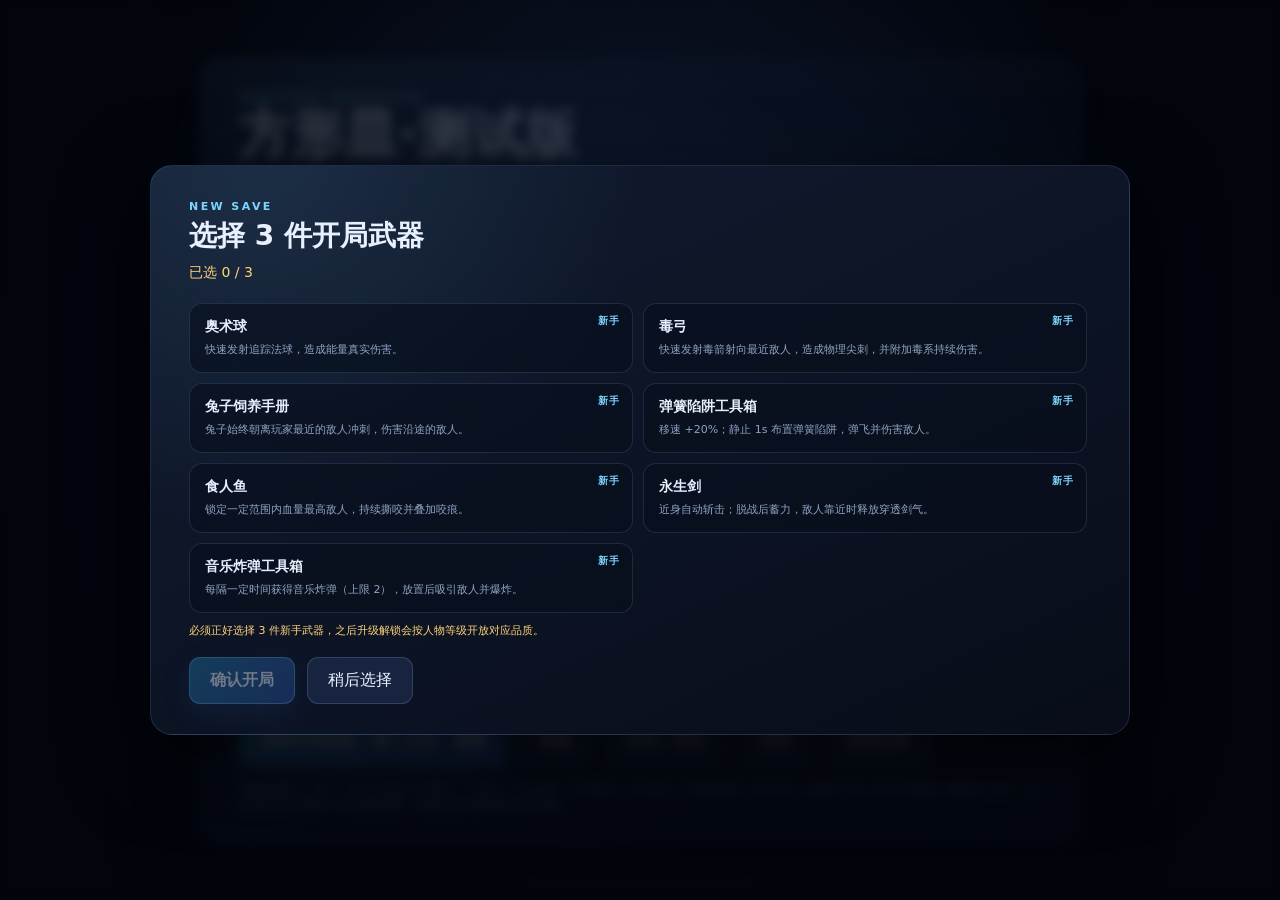
<file: history/v0.0.4/index.html>
<!DOCTYPE html>
<html lang="zh-CN">
<head>
  <meta charset="UTF-8">
  <meta name="viewport" content="width=device-width, initial-scale=1.0">
  <meta name="color-scheme" content="dark">
  <title>方形皿·测试版</title>
  <link rel="icon" href="data:,">
  <link rel="stylesheet" href="styles.css">
</head>
<body>
  <canvas id="game" aria-label="游戏画面"></canvas>

  <div id="hud" class="hidden" aria-live="off">
    <div class="hud-top-left">
      <div class="bar-row">
        <span class="bar-label">HP</span>
        <div class="bar"><div id="hp-fill" class="bar-fill hp-fill"></div></div>
        <span id="hp-text" class="bar-text">56 / 56</span>
      </div>
      <div class="bar-row">
        <span class="bar-label">体力</span>
        <div class="bar"><div id="stamina-fill" class="bar-fill stamina-fill"></div></div>
        <span id="stamina-text" class="bar-text">100</span>
      </div>
      <div id="move-speed" class="move-speed">移速 1.20 m/s</div>
    </div>

    <div class="hud-top-center">
      <div id="timer" class="timer">00:00</div>
      <div id="timer-caption" class="timer-caption">BOSS 将在 10:00 出现</div>
      <div id="ruin-status" class="ruin-status hidden">遗迹共鸣 0.0 / 10s</div>
      <div id="boss-bar" class="boss-bar hidden">
        <div id="boss-name" class="boss-name">咒术师</div>
        <div class="bar boss-hp"><div id="boss-fill" class="bar-fill boss-fill"></div></div>
      </div>
    </div>

    <div class="hud-top-right">
      <div id="difficulty-badge" class="difficulty-badge">普通</div>
      <div id="player-level" class="player-level">人物 Lv.1</div>
      <div class="hud-exp-track"><div id="exp-fill" class="exp-fill"></div></div>
      <div id="exp-text" class="exp-text">0 / 200 XP</div>
      <div id="upgrade-ready" class="upgrade-ready hidden">升级待选</div>
      <div id="kills" class="kills">击杀 0</div>
      <div id="damage-total" class="damage-total">总伤 0</div>
    </div>

    <div id="weapon-bar" class="weapon-bar"></div>
    <div id="relic-bar" class="relic-bar"></div>

    <div id="hud-hint" class="hud-hint">W/A/S/D 移动 · Shift 奔跑 · 1/2/3 主动 · Esc 暂停</div>
    <div id="run-toast" class="run-toast hidden" aria-live="polite"></div>
  </div>

  <div id="menu" class="overlay">
    <div class="panel menu-panel">
      <p class="eyebrow">SURVIVOR PROTOTYPE</p>
      <h1 class="game-title">方形皿·测试版</h1>
      <p class="subtitle">选择关卡与难度，存活10分钟并击败最终BOSS。</p>

      <div class="profile-progress">
        <div class="profile-progress-main">
          <div class="profile-level-line">
            <span class="profile-level-label">人物等级</span>
            <strong class="profile-level">Lv.<span id="menu-player-level">1</span></strong>
            <span id="menu-unlock-points" class="profile-unlock-points"></span>
          </div>
          <div class="exp-track menu-exp-track"><div id="menu-exp-fill" class="exp-fill"></div></div>
          <span id="menu-exp-text" class="profile-exp-text">0 / 200 XP</span>
        </div>
        <button id="level-unlock-btn" class="mini-button hidden" type="button">选择新武器</button>
      </div>

      <div class="loadout">
        <section>
          <div class="loadout-head">
            <h2>武器</h2>
            <button id="weapon-select-btn" class="mini-button" type="button">选择 3 件</button>
          </div>
          <ul id="menu-weapons" class="loadout-list"></ul>
        </section>
        <section>
          <div class="loadout-head">
            <h2>圣物</h2>
            <button id="relic-select-btn" class="mini-button" type="button">选择 3 件</button>
          </div>
          <ul id="menu-relics" class="loadout-list"></ul>
        </section>
      </div>

      <section class="level-block">
        <div class="section-label">关卡</div>
        <div id="level-picker" class="level-picker" role="radiogroup" aria-label="关卡"></div>
        <p id="level-desc" class="level-desc"></p>
      </section>

      <section class="difficulty-block">
        <div class="section-label">难度</div>
        <div id="difficulty-picker" class="difficulty-picker" role="radiogroup" aria-label="难度"></div>
        <p id="difficulty-desc" class="difficulty-desc"></p>
      </section>

      <div class="menu-actions">
        <button id="start-btn" class="primary" type="button">开始游戏</button>
        <button id="codex-btn" type="button">图鉴</button>
        <button id="inventory-btn" type="button">背包 / 商店</button>
        <button id="help-btn" type="button">设置</button>
        <button id="records-btn" type="button">游戏记录</button>
      </div>

      <p class="fineprint">本版包含第一、第二、第三大关各 10 种敌人、7 新手 + 10 进阶 + 10 老手 + 13 社区 + 6 熔炼武器（共 46 种，出战选 3 种）和 38 种圣物（赛前选 3 种）；社区道具页还可购买 10 张制造蓝图，在制造台合成熔炼武器与圣物。</p>
    </div>
  </div>

  <div id="weapon-select" class="overlay hidden">
    <div class="panel weapon-select-panel">
      <p class="eyebrow">LOADOUT</p>
      <h2>选择 3 件出战武器</h2>
      <p id="weapon-select-count" class="subtitle compact">已选 3 / 3</p>
      <div id="weapon-select-grid" class="weapon-select-grid"></div>
      <p id="weapon-select-hint" class="weapon-select-hint">点击武器卡选择或取消；必须选满 3 件。</p>
      <div class="menu-actions">
        <button id="weapon-random" type="button">随机 3 件</button>
        <button id="weapon-select-confirm" class="primary" type="button">确认配置</button>
        <button id="weapon-select-cancel" type="button">取消</button>
      </div>
    </div>
  </div>

  <div id="relic-select" class="overlay hidden">
    <div class="panel weapon-select-panel relic-select-panel">
      <p class="eyebrow">RELICS</p>
      <h2>选择出战圣物</h2>
      <p id="relic-select-count" class="subtitle compact">已选 3 / 3</p>
      <div id="relic-select-grid" class="relic-select-grid"></div>
      <p id="relic-select-hint" class="weapon-select-hint">最多选择 3 件；冰晶体与墨鱼丸不能同时装备。</p>
      <div class="menu-actions">
        <button id="relic-random" type="button">随机 3 件</button>
        <button id="relic-select-confirm" class="primary" type="button">确认配置</button>
        <button id="relic-select-cancel" type="button">取消</button>
      </div>
    </div>
  </div>

  <div id="level-unlock" class="overlay hidden">
    <div class="panel weapon-select-panel">
      <p class="eyebrow">LEVEL UP</p>
      <h2>选择新武器</h2>
      <p id="level-unlock-count" class="subtitle compact">可用升级额度 0</p>
      <div id="level-unlock-grid" class="weapon-select-grid"></div>
      <p id="level-unlock-hint" class="weapon-select-hint">选择一把尚未解锁的武器，解锁后永久生效。</p>
      <div class="menu-actions">
        <button id="level-unlock-confirm" class="primary" type="button" disabled>解锁</button>
        <button id="level-unlock-cancel" type="button">取消</button>
      </div>
    </div>
  </div>

  <div id="starter-select" class="overlay hidden">
    <div class="panel weapon-select-panel">
      <p class="eyebrow">NEW SAVE</p>
      <h2>选择 3 件开局武器</h2>
      <p id="starter-select-count" class="subtitle compact">已选 0 / 3</p>
      <div id="starter-select-grid" class="weapon-select-grid"></div>
      <p id="starter-select-hint" class="weapon-select-hint">必须正好选择 3 件新手武器。</p>
      <div class="menu-actions">
        <button id="starter-select-confirm" class="primary" type="button" disabled>确认开局</button>
        <button id="starter-select-cancel" type="button">稍后选择</button>
      </div>
    </div>
  </div>

  <div id="help" class="overlay hidden">
    <div class="panel settings-panel">
      <p class="eyebrow">SETTINGS</p>
      <h2>设置</h2>
      <div class="settings-grid">
        <section class="settings-section">
          <h3>按键</h3>
          <div id="keybind-list" class="keybind-list"></div>
          <button id="keybind-reset" class="mini-button" type="button">恢复默认按键</button>
          <p class="help-note">点击按键后按下新的键；Esc 取消修改。</p>
        </section>

        <section class="settings-section">
          <h3>画面</h3>
          <div id="background-picker" class="background-picker"></div>
          <label class="slider-row" for="brightness-slider">
            <span>亮度</span>
            <input id="brightness-slider" type="range" min="60" max="140" step="1" value="100">
            <strong id="brightness-value">100%</strong>
          </label>
          <label class="slider-row" for="volume-slider">
            <span>音量</span>
            <input id="volume-slider" type="range" min="0" max="100" step="1" value="70">
            <strong id="volume-value">70%</strong>
          </label>
          <p class="help-note">音量设置会保存，但当前版本还没有音频资源。</p>
        </section>

        <section class="settings-section">
          <h3>存档</h3>
          <div id="save-slot-list" class="save-slot-list"></div>
          <p id="settings-hint" class="help-note">关卡结算、返回主菜单和修改设置后自动保存。</p>
        </section>
      </div>

      <div class="menu-actions">
        <button id="settings-records" type="button">游戏记录</button>
        <button id="help-close" class="primary" type="button">保存并关闭</button>
      </div>
    </div>
  </div>

  <div id="records" class="overlay hidden">
    <div class="panel records-panel">
      <p class="eyebrow">RECORDS</p>
      <h2>游戏记录</h2>
      <p id="records-subtitle" class="subtitle compact">当前存档槽的历史对局</p>
      <div id="records-list" class="records-list"></div>
      <div class="menu-actions">
        <button id="records-close" class="primary" type="button">关闭</button>
      </div>
    </div>
  </div>

  <div id="pause" class="overlay hidden">
    <div class="panel small-panel">
      <p class="eyebrow">PAUSED</p>
      <h2>已暂停</h2>
      <div class="menu-actions vertical">
        <button id="pause-resume" class="primary" type="button">继续</button>
        <button id="pause-codex" type="button">图鉴</button>
        <button id="pause-restart" type="button">重新开始</button>
        <button id="pause-menu" type="button">返回主菜单</button>
      </div>
    </div>
  </div>

  <div id="result" class="overlay hidden">
    <div class="panel small-panel result-panel">
      <p id="result-eyebrow" class="eyebrow">RESULT</p>
      <h2 id="result-title">胜利</h2>
      <p id="result-subtitle" class="subtitle"></p>
      <div class="stats">
        <div><span>存活时间</span><strong id="stat-time">0:00</strong></div>
        <div><span>击杀</span><strong id="stat-kills">0</strong></div>
        <div><span>造成伤害</span><strong id="stat-dealt">0</strong></div>
        <div><span>受到伤害</span><strong id="stat-taken">0</strong></div>
        <div><span>难度</span><strong id="stat-difficulty">普通</strong></div>
        <div><span>关卡</span><strong id="stat-level">第一大关</strong></div>
      </div>
      <div id="result-damage" class="result-damage"></div>
      <div class="menu-actions">
        <button id="result-restart" class="primary" type="button">再来一次</button>
        <button id="result-menu" type="button">返回主菜单</button>
      </div>
    </div>
  </div>

  <div id="inventory" class="overlay hidden">
    <div class="panel inventory-panel">
      <div class="inventory-head">
        <div>
          <p class="eyebrow">STASH &amp; SHOP</p>
          <h2>背包 / 社区商店</h2>
        </div>
        <button id="crafting-open" class="crafting-open" type="button">制造台</button>
      </div>
      <div class="shop-summary">社区货币 <strong id="shop-currency">0</strong></div>
      <div class="shop-tabs" role="tablist" aria-label="社区商店分类">
        <button type="button" class="shop-tab is-active" data-shop-tab="weapons" role="tab" aria-selected="true" aria-controls="shop-list">社区武器</button>
        <button type="button" class="shop-tab" data-shop-tab="items" role="tab" aria-selected="false" aria-controls="shop-list">社区道具</button>
      </div>
      <p id="shop-hint" class="shop-hint"></p>
      <div class="shop-layout">
        <section class="shop-section">
          <h3>社区商店</h3>
          <div id="shop-list" class="shop-list"></div>
        </section>
        <section class="shop-section">
          <h3>战利品背包</h3>
          <div id="inventory-list" class="shop-list"></div>
        </section>
      </div>
      <div class="menu-actions">
        <button id="inventory-close" class="primary" type="button">关闭</button>
      </div>
    </div>
  </div>

  <div id="crafting" class="overlay hidden">
    <div class="panel crafting-panel">
      <div class="inventory-head">
        <div>
          <p class="eyebrow">FORGE &amp; BLUEPRINTS</p>
          <h2>制造台</h2>
        </div>
        <button id="crafting-close-x" class="crafting-close" type="button" aria-label="关闭制造台">×</button>
      </div>
      <div class="shop-summary">社区货币 <strong id="crafting-currency">0</strong> · 蓝图在社区道具页购买，每种限购 1 张</div>
      <p id="crafting-hint" class="shop-hint">制造会消耗蓝图和材料；选择左侧配方，右侧查看现有材料。</p>
      <div class="crafting-layout">
        <section class="shop-section">
          <h3>可制造</h3>
          <div id="crafting-list" class="shop-list crafting-list"></div>
        </section>
        <section class="shop-section">
          <h3>材料 / 蓝图背包</h3>
          <div id="crafting-inventory" class="shop-list"></div>
        </section>
      </div>
      <div class="menu-actions">
        <button id="crafting-close" class="primary" type="button">返回背包</button>
      </div>
    </div>
  </div>

  <div id="save-delete-confirm" class="overlay hidden">
    <div class="panel small-panel">
      <p class="eyebrow">DELETE SAVE</p>
      <h2>删除存档</h2>
      <p id="save-delete-text" class="subtitle">确定要删除这个存档吗？此操作不可恢复。</p>
      <div class="menu-actions">
        <button id="save-delete-confirm-btn" class="danger-button" type="button">确认删除</button>
        <button id="save-delete-cancel" class="primary" type="button">取消</button>
      </div>
    </div>
  </div>

  <div id="codex" class="overlay hidden">
    <div class="panel codex-panel">
      <p class="eyebrow">CODEX</p>
      <h2>图鉴</h2>
      <div class="codex-tabs" role="tablist" aria-label="图鉴分类">
        <button type="button" class="codex-tab is-active" data-codex-tab="weapons">武器</button>
        <button type="button" class="codex-tab" data-codex-tab="relics">圣物</button>
        <button type="button" class="codex-tab" data-codex-tab="enemies">敌方</button>
      </div>
      <div id="codex-content" class="codex-content"></div>
      <div class="menu-actions">
        <button id="codex-close" class="primary" type="button">关闭</button>
      </div>
    </div>
  </div>

  <div id="debug" class="debug hidden"></div>

  <script defer src="game.js"></script>
</body>
</html>
</file>
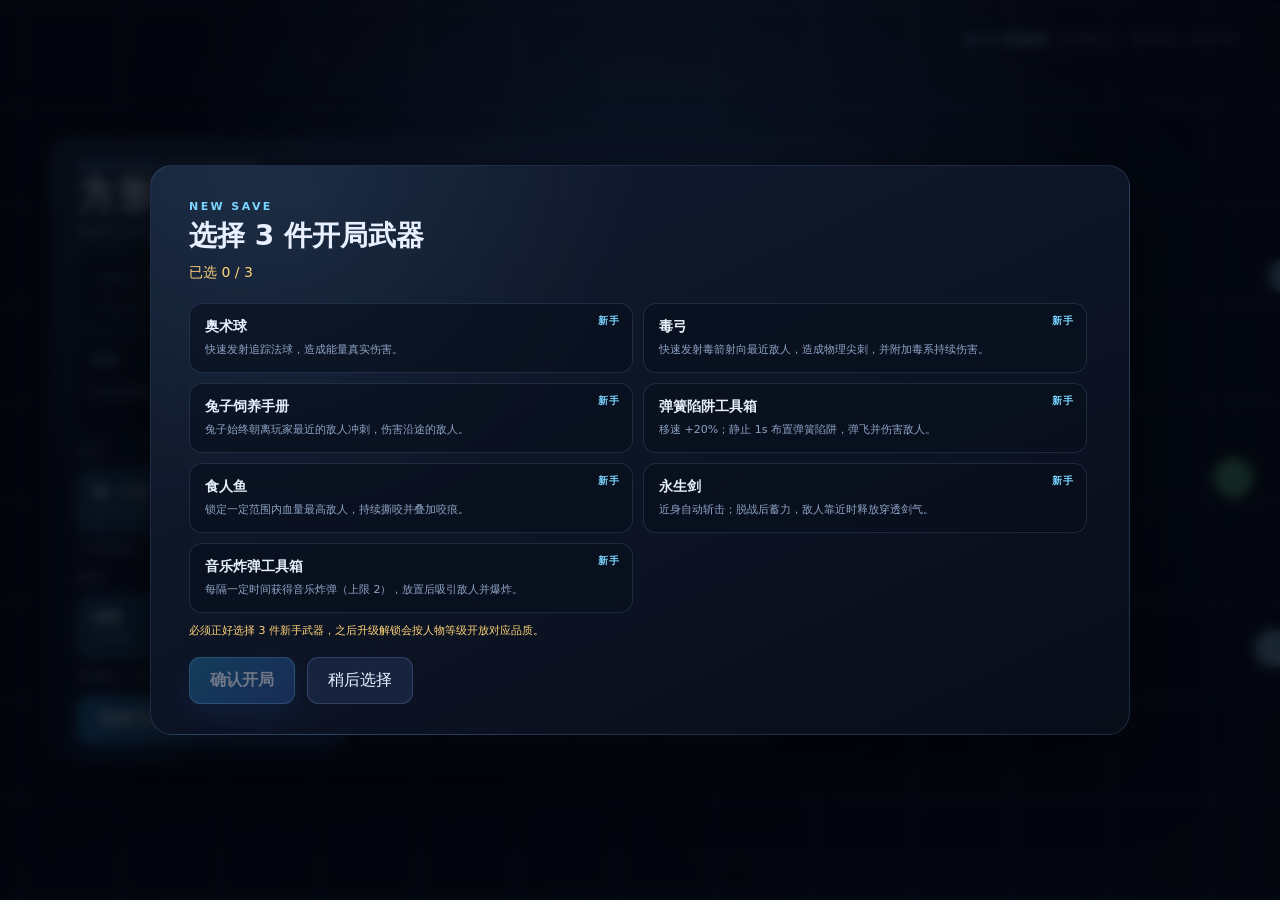
<file: history/v0.0.6/index.html>
<!DOCTYPE html>
<html lang="zh-CN">
<head>
  <meta charset="UTF-8">
  <meta name="viewport" content="width=device-width, initial-scale=1.0">
  <meta name="color-scheme" content="dark">
  <title>方形皿·测试版</title>
  <link rel="icon" href="data:,">
  <link rel="stylesheet" href="styles.css">
</head>
<body>
  <canvas id="game" aria-label="游戏画面"></canvas>

  <div id="hud" class="hidden" aria-live="off">
    <div class="hud-top-left">
      <div class="bar-row">
        <span class="bar-label">HP</span>
        <div class="bar"><div id="hp-fill" class="bar-fill hp-fill"></div></div>
        <span id="hp-text" class="bar-text">56 / 56</span>
      </div>
      <div class="bar-row">
        <span class="bar-label">体力</span>
        <div class="bar"><div id="stamina-fill" class="bar-fill stamina-fill"></div></div>
        <span id="stamina-text" class="bar-text">100</span>
      </div>
      <div id="move-speed" class="move-speed">移速 1.20 m/s</div>
    </div>

    <div class="hud-top-center">
      <div id="timer" class="timer">00:00</div>
      <div id="timer-caption" class="timer-caption">BOSS 将在 10:00 出现</div>
      <div id="ruin-status" class="ruin-status hidden">遗迹共鸣 0.0 / 10s</div>
      <div id="boss-bar" class="boss-bar hidden">
        <div id="boss-name" class="boss-name">咒术师</div>
        <div class="bar boss-hp"><div id="boss-fill" class="bar-fill boss-fill"></div></div>
      </div>
    </div>

    <div class="hud-top-right">
      <div id="difficulty-badge" class="difficulty-badge">普通</div>
      <div id="player-level" class="player-level">人物 Lv.1</div>
      <div class="hud-exp-track"><div id="exp-fill" class="exp-fill"></div></div>
      <div id="exp-text" class="exp-text">0 / 200 XP</div>
      <div id="upgrade-ready" class="upgrade-ready hidden">升级待选</div>
      <div id="kills" class="kills">击杀 0</div>
      <div id="damage-total" class="damage-total">总伤 0</div>
    </div>

    <div id="weapon-bar" class="weapon-bar"></div>
    <div id="relic-bar" class="relic-bar"></div>

    <div id="hud-hint" class="hud-hint">W/A/S/D 移动 · Shift 奔跑 · 1/2/3 主动 · Esc 暂停</div>
    <div id="run-toast" class="run-toast hidden" aria-live="polite"></div>
  </div>

  <div id="menu" class="overlay">
    <div id="menu-demo-badge" class="menu-demo-badge hidden" aria-hidden="true">
      <span class="menu-demo-dot"></span>
      <span class="menu-demo-label">AI 实战演示</span>
      <span id="menu-demo-weapons" class="menu-demo-weapons"></span>
    </div>
    <div class="panel menu-panel">
      <p class="eyebrow">SURVIVOR PROTOTYPE</p>
      <h1 class="game-title">方形皿·测试版</h1>
      <p class="subtitle">选择关卡与难度，存活10分钟并击败最终BOSS。</p>

      <div class="profile-progress">
        <div class="profile-progress-main">
          <div class="profile-level-line">
            <span class="profile-level-label">人物等级</span>
            <strong class="profile-level">Lv.<span id="menu-player-level">1</span></strong>
            <span id="menu-unlock-points" class="profile-unlock-points"></span>
          </div>
          <div class="exp-track menu-exp-track"><div id="menu-exp-fill" class="exp-fill"></div></div>
          <span id="menu-exp-text" class="profile-exp-text">0 / 200 XP</span>
        </div>
        <button id="level-unlock-btn" class="mini-button hidden" type="button">选择新武器</button>
      </div>

      <div class="loadout">
        <section>
          <div class="loadout-head">
            <h2>武器</h2>
            <button id="weapon-select-btn" class="mini-button" type="button">选择 3 件</button>
          </div>
          <ul id="menu-weapons" class="loadout-list"></ul>
        </section>
        <section>
          <div class="loadout-head">
            <h2>圣物</h2>
            <button id="relic-select-btn" class="mini-button" type="button">选择 3 件</button>
          </div>
          <ul id="menu-relics" class="loadout-list"></ul>
        </section>
      </div>

      <section class="level-block">
        <div class="section-label">关卡</div>
        <div id="level-picker" class="level-picker" role="radiogroup" aria-label="关卡"></div>
        <p id="level-desc" class="level-desc"></p>
      </section>

      <section class="difficulty-block">
        <div class="section-label">难度</div>
        <div id="difficulty-picker" class="difficulty-picker" role="radiogroup" aria-label="难度"></div>
        <p id="difficulty-desc" class="difficulty-desc"></p>
      </section>

      <div class="menu-actions">
        <button id="start-btn" class="primary" type="button">开始游戏</button>
        <button id="codex-btn" type="button">图鉴</button>
        <button id="inventory-btn" type="button">背包 / 商店</button>
        <button id="help-btn" type="button">设置</button>
        <button id="records-btn" type="button">游戏记录</button>
      </div>

      <p class="fineprint">本版包含第一、第二、第三大关各 10 种敌人、7 新手 + 10 进阶 + 10 老手 + 13 社区 + 6 熔炼武器（共 46 种，出战选 3 种）和 38 种圣物（赛前选 3 种）；社区道具页还可购买 10 张制造蓝图，在制造台合成熔炼武器与圣物。</p>
    </div>
  </div>

  <div id="weapon-select" class="overlay hidden">
    <div class="panel weapon-select-panel">
      <p class="eyebrow">LOADOUT</p>
      <h2>选择 3 件出战武器</h2>
      <p id="weapon-select-count" class="subtitle compact">已选 3 / 3</p>
      <div id="weapon-select-grid" class="weapon-select-grid"></div>
      <p id="weapon-select-hint" class="weapon-select-hint">点击武器卡选择或取消；必须选满 3 件。</p>
      <div class="menu-actions">
        <button id="weapon-random" type="button">随机 3 件</button>
        <button id="weapon-select-confirm" class="primary" type="button">确认配置</button>
        <button id="weapon-select-cancel" type="button">取消</button>
      </div>
    </div>
  </div>

  <div id="relic-select" class="overlay hidden">
    <div class="panel weapon-select-panel relic-select-panel">
      <p class="eyebrow">RELICS</p>
      <h2>选择出战圣物</h2>
      <p id="relic-select-count" class="subtitle compact">已选 3 / 3</p>
      <div id="relic-select-grid" class="relic-select-grid"></div>
      <p id="relic-select-hint" class="weapon-select-hint">最多选择 3 件；冰晶体与墨鱼丸不能同时装备。</p>
      <div class="menu-actions">
        <button id="relic-random" type="button">随机 3 件</button>
        <button id="relic-select-confirm" class="primary" type="button">确认配置</button>
        <button id="relic-select-cancel" type="button">取消</button>
      </div>
    </div>
  </div>

  <div id="level-unlock" class="overlay hidden">
    <div class="panel weapon-select-panel">
      <p class="eyebrow">LEVEL UP</p>
      <h2>选择新武器</h2>
      <p id="level-unlock-count" class="subtitle compact">可用升级额度 0</p>
      <div id="level-unlock-grid" class="weapon-select-grid"></div>
      <p id="level-unlock-hint" class="weapon-select-hint">选择一把尚未解锁的武器，解锁后永久生效。</p>
      <div class="menu-actions">
        <button id="level-unlock-confirm" class="primary" type="button" disabled>解锁</button>
        <button id="level-unlock-cancel" type="button">取消</button>
      </div>
    </div>
  </div>

  <div id="starter-select" class="overlay hidden">
    <div class="panel weapon-select-panel">
      <p class="eyebrow">NEW SAVE</p>
      <h2>选择 3 件开局武器</h2>
      <p id="starter-select-count" class="subtitle compact">已选 0 / 3</p>
      <div id="starter-select-grid" class="weapon-select-grid"></div>
      <p id="starter-select-hint" class="weapon-select-hint">必须正好选择 3 件新手武器。</p>
      <div class="menu-actions">
        <button id="starter-select-confirm" class="primary" type="button" disabled>确认开局</button>
        <button id="starter-select-cancel" type="button">稍后选择</button>
      </div>
    </div>
  </div>

  <div id="help" class="overlay hidden">
    <div class="panel settings-panel">
      <p class="eyebrow">SETTINGS</p>
      <h2>设置</h2>
      <div class="settings-grid">
        <section class="settings-section">
          <h3>按键</h3>
          <div id="keybind-list" class="keybind-list"></div>
          <button id="keybind-reset" class="mini-button" type="button">恢复默认按键</button>
          <p class="help-note">点击按键后按下新的键；Esc 取消修改。</p>
        </section>

        <section class="settings-section">
          <h3>画面</h3>
          <div id="background-picker" class="background-picker"></div>
          <label class="slider-row" for="brightness-slider">
            <span>亮度</span>
            <input id="brightness-slider" type="range" min="60" max="140" step="1" value="100">
            <strong id="brightness-value">100%</strong>
          </label>
          <label class="slider-row" for="volume-slider">
            <span>音量</span>
            <input id="volume-slider" type="range" min="0" max="100" step="1" value="70">
            <strong id="volume-value">70%</strong>
          </label>
          <p class="help-note">音量设置会保存，但当前版本还没有音频资源。</p>
        </section>

        <section class="settings-section">
          <h3>存档</h3>
          <div id="save-slot-list" class="save-slot-list"></div>
          <p id="settings-hint" class="help-note">关卡结算、返回主菜单和修改设置后自动保存。</p>
        </section>
      </div>

      <div class="menu-actions">
        <button id="settings-records" type="button">游戏记录</button>
        <button id="help-close" class="primary" type="button">保存并关闭</button>
      </div>
    </div>
  </div>

  <div id="records" class="overlay hidden">
    <div class="panel records-panel">
      <p class="eyebrow">RECORDS</p>
      <h2>游戏记录</h2>
      <p id="records-subtitle" class="subtitle compact">当前存档槽的历史对局</p>
      <div id="records-list" class="records-list"></div>
      <div class="menu-actions">
        <button id="records-close" class="primary" type="button">关闭</button>
      </div>
    </div>
  </div>

  <div id="pause" class="overlay hidden">
    <div class="panel small-panel">
      <p class="eyebrow">PAUSED</p>
      <h2>已暂停</h2>
      <div class="menu-actions vertical">
        <button id="pause-resume" class="primary" type="button">继续</button>
        <button id="pause-codex" type="button">图鉴</button>
        <button id="pause-restart" type="button">重新开始</button>
        <button id="pause-menu" type="button">返回主菜单</button>
      </div>
    </div>
  </div>

  <div id="result" class="overlay hidden">
    <div class="panel small-panel result-panel">
      <p id="result-eyebrow" class="eyebrow">RESULT</p>
      <h2 id="result-title">胜利</h2>
      <p id="result-subtitle" class="subtitle"></p>
      <div class="stats">
        <div><span>存活时间</span><strong id="stat-time">0:00</strong></div>
        <div><span>击杀</span><strong id="stat-kills">0</strong></div>
        <div><span>造成伤害</span><strong id="stat-dealt">0</strong></div>
        <div><span>受到伤害</span><strong id="stat-taken">0</strong></div>
        <div><span>难度</span><strong id="stat-difficulty">普通</strong></div>
        <div><span>关卡</span><strong id="stat-level">第一大关</strong></div>
      </div>
      <div id="result-damage" class="result-damage"></div>
      <div class="menu-actions">
        <button id="result-restart" class="primary" type="button">再来一次</button>
        <button id="result-menu" type="button">返回主菜单</button>
      </div>
    </div>
  </div>

  <div id="inventory" class="overlay hidden">
    <div class="panel inventory-panel">
      <div class="inventory-head">
        <div>
          <p class="eyebrow">STASH &amp; SHOP</p>
          <h2>背包 / 社区商店</h2>
        </div>
        <button id="crafting-open" class="crafting-open" type="button">制造台</button>
      </div>
      <div class="shop-summary">社区货币 <strong id="shop-currency">0</strong></div>
      <div class="shop-tabs" role="tablist" aria-label="社区商店分类">
        <button type="button" class="shop-tab is-active" data-shop-tab="weapons" role="tab" aria-selected="true" aria-controls="shop-list">社区武器</button>
        <button type="button" class="shop-tab" data-shop-tab="items" role="tab" aria-selected="false" aria-controls="shop-list">社区道具</button>
      </div>
      <p id="shop-hint" class="shop-hint"></p>
      <div class="shop-layout">
        <section class="shop-section">
          <h3>社区商店</h3>
          <div id="shop-list" class="shop-list"></div>
        </section>
        <section class="shop-section">
          <h3>战利品背包</h3>
          <div id="inventory-list" class="shop-list"></div>
        </section>
      </div>
      <div class="menu-actions">
        <button id="inventory-close" class="primary" type="button">关闭</button>
      </div>
    </div>
  </div>

  <div id="crafting" class="overlay hidden">
    <div class="panel crafting-panel">
      <div class="inventory-head">
        <div>
          <p class="eyebrow">FORGE &amp; BLUEPRINTS</p>
          <h2>制造台</h2>
        </div>
        <button id="crafting-close-x" class="crafting-close" type="button" aria-label="关闭制造台">×</button>
      </div>
      <div class="shop-summary">社区货币 <strong id="crafting-currency">0</strong> · 蓝图在社区道具页购买，每种限购 1 张</div>
      <p id="crafting-hint" class="shop-hint">制造会消耗蓝图和材料；选择左侧配方，右侧查看现有材料。</p>
      <div class="crafting-layout">
        <section class="shop-section">
          <h3>可制造</h3>
          <div id="crafting-list" class="shop-list crafting-list"></div>
        </section>
        <section class="shop-section">
          <h3>材料 / 蓝图背包</h3>
          <div id="crafting-inventory" class="shop-list"></div>
        </section>
      </div>
      <div class="menu-actions">
        <button id="crafting-close" class="primary" type="button">返回背包</button>
      </div>
    </div>
  </div>

  <div id="save-delete-confirm" class="overlay hidden">
    <div class="panel small-panel">
      <p class="eyebrow">DELETE SAVE</p>
      <h2>删除存档</h2>
      <p id="save-delete-text" class="subtitle">确定要删除这个存档吗？此操作不可恢复。</p>
      <div class="menu-actions">
        <button id="save-delete-confirm-btn" class="danger-button" type="button">确认删除</button>
        <button id="save-delete-cancel" class="primary" type="button">取消</button>
      </div>
    </div>
  </div>

  <div id="codex" class="overlay hidden">
    <div class="panel codex-panel">
      <p class="eyebrow">CODEX</p>
      <h2>图鉴</h2>
      <div class="codex-tabs" role="tablist" aria-label="图鉴分类">
        <button type="button" class="codex-tab is-active" data-codex-tab="weapons">武器</button>
        <button type="button" class="codex-tab" data-codex-tab="relics">圣物</button>
        <button type="button" class="codex-tab" data-codex-tab="enemies">敌方</button>
      </div>
      <div id="codex-content" class="codex-content"></div>
      <div class="menu-actions">
        <button id="codex-close" class="primary" type="button">关闭</button>
      </div>
    </div>
  </div>

  <div id="debug" class="debug hidden"></div>

  <script defer src="game.js"></script>
</body>
</html>
</file>
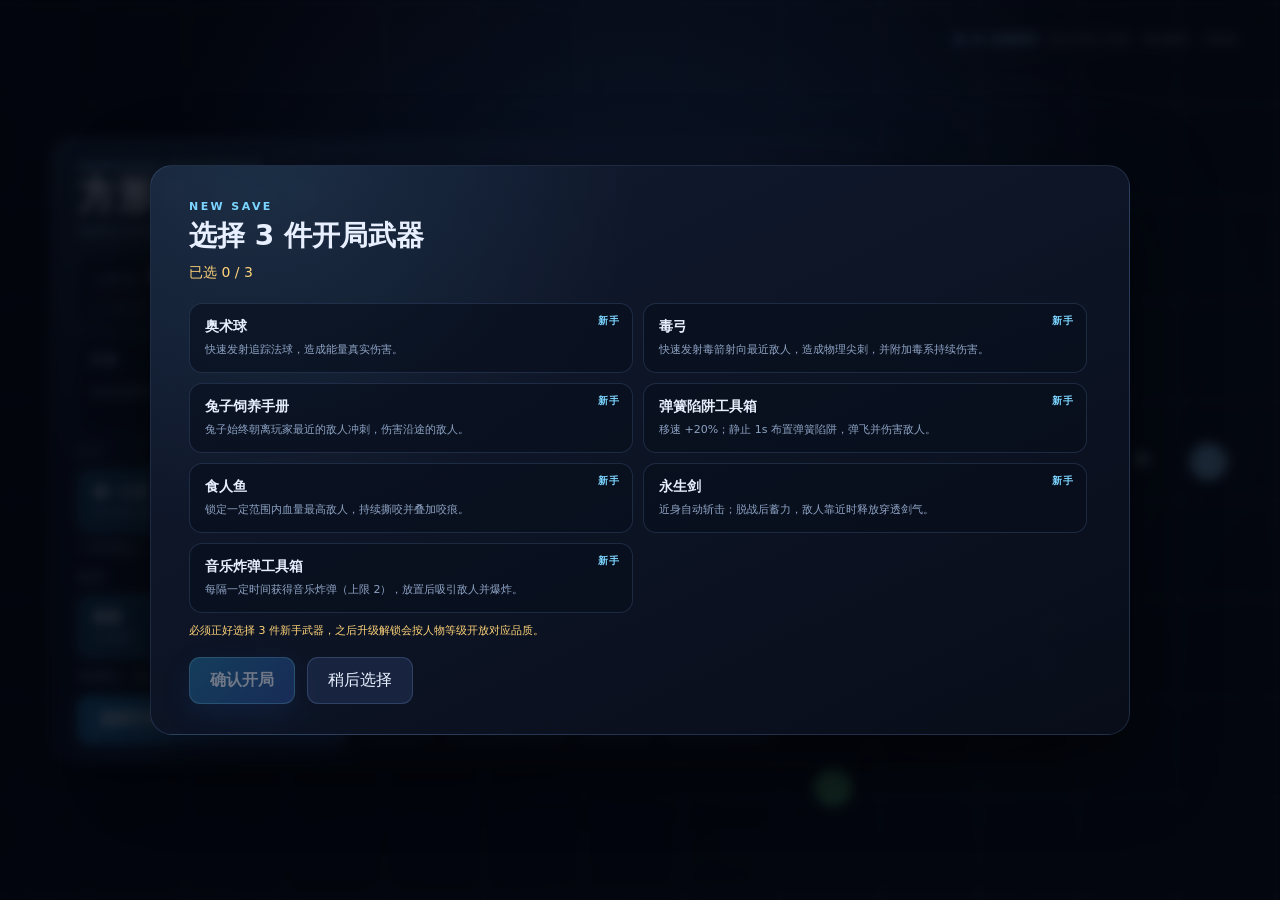
<file: history/v0.0.7/index.html>
<!DOCTYPE html>
<html lang="zh-CN">
<head>
  <meta charset="UTF-8">
  <meta name="viewport" content="width=device-width, initial-scale=1.0, maximum-scale=1.0, user-scalable=no, viewport-fit=cover">
  <meta name="color-scheme" content="dark">
  <title>方形皿·测试版</title>
  <link rel="icon" href="data:,">
  <link rel="stylesheet" href="styles.css">
</head>
<body>
  <canvas id="game" aria-label="游戏画面"></canvas>

  <div id="hud" class="hidden" aria-live="off">
    <div class="hud-top-left">
      <div class="bar-row">
        <span class="bar-label">HP</span>
        <div class="bar"><div id="hp-fill" class="bar-fill hp-fill"></div></div>
        <span id="hp-text" class="bar-text">56 / 56</span>
      </div>
      <div class="bar-row">
        <span class="bar-label">体力</span>
        <div class="bar"><div id="stamina-fill" class="bar-fill stamina-fill"></div></div>
        <span id="stamina-text" class="bar-text">100</span>
      </div>
      <div id="move-speed" class="move-speed">移速 1.20 m/s</div>
    </div>

    <div class="hud-top-center">
      <div id="timer" class="timer">00:00</div>
      <div id="timer-caption" class="timer-caption">BOSS 将在 10:00 出现</div>
      <div id="ruin-status" class="ruin-status hidden">遗迹共鸣 0.0 / 10s</div>
      <div id="boss-bar" class="boss-bar hidden">
        <div id="boss-name" class="boss-name">咒术师</div>
        <div class="bar boss-hp"><div id="boss-fill" class="bar-fill boss-fill"></div></div>
      </div>
    </div>

    <div class="hud-top-right">
      <div id="difficulty-badge" class="difficulty-badge">普通</div>
      <div id="player-level" class="player-level">人物 Lv.1</div>
      <div class="hud-exp-track"><div id="exp-fill" class="exp-fill"></div></div>
      <div id="exp-text" class="exp-text">0 / 200 XP</div>
      <div id="upgrade-ready" class="upgrade-ready hidden">升级待选</div>
      <div id="kills" class="kills">击杀 0</div>
      <div id="damage-total" class="damage-total">总伤 0</div>
    </div>

    <div id="weapon-bar" class="weapon-bar"></div>
    <div id="relic-bar" class="relic-bar"></div>
    <div id="touch-controls" class="touch-controls">
      <div id="joystick" class="joystick" aria-label="移动摇杆">
        <div class="joystick-base"></div>
        <div id="joystick-knob" class="joystick-knob"></div>
      </div>
      <button id="touch-pause" class="touch-pause" type="button" aria-label="暂停">Ⅱ</button>
    </div>

    <div id="hud-hint" class="hud-hint">W/A/S/D 移动 · Shift 奔跑 · 1/2/3 主动 · Esc 暂停</div>
    <div id="run-toast" class="run-toast hidden" aria-live="polite"></div>
  </div>

  <div id="menu" class="overlay">
    <div id="menu-demo-badge" class="menu-demo-badge hidden" aria-hidden="true">
      <span class="menu-demo-dot"></span>
      <span class="menu-demo-label">AI 实战演示</span>
      <span id="menu-demo-weapons" class="menu-demo-weapons"></span>
    </div>
    <div class="panel menu-panel">
      <p class="eyebrow">SURVIVOR PROTOTYPE</p>
      <h1 class="game-title">方形皿·测试版</h1>
      <p class="subtitle">选择关卡与难度，存活10分钟并击败最终BOSS。</p>

      <div class="profile-progress">
        <div class="profile-progress-main">
          <div class="profile-level-line">
            <span class="profile-level-label">人物等级</span>
            <strong class="profile-level">Lv.<span id="menu-player-level">1</span></strong>
            <span id="menu-unlock-points" class="profile-unlock-points"></span>
          </div>
          <div class="exp-track menu-exp-track"><div id="menu-exp-fill" class="exp-fill"></div></div>
          <span id="menu-exp-text" class="profile-exp-text">0 / 200 XP</span>
        </div>
        <button id="level-unlock-btn" class="mini-button hidden" type="button">选择新武器</button>
      </div>

      <div class="loadout">
        <section>
          <div class="loadout-head">
            <h2>武器</h2>
            <button id="weapon-select-btn" class="mini-button" type="button">选择 3 件</button>
          </div>
          <ul id="menu-weapons" class="loadout-list"></ul>
        </section>
        <section>
          <div class="loadout-head">
            <h2>圣物</h2>
            <button id="relic-select-btn" class="mini-button" type="button">选择 3 件</button>
          </div>
          <ul id="menu-relics" class="loadout-list"></ul>
        </section>
      </div>

      <section class="level-block">
        <div class="section-label">关卡</div>
        <div id="level-picker" class="level-picker" role="radiogroup" aria-label="关卡"></div>
        <p id="level-desc" class="level-desc"></p>
      </section>

      <section class="difficulty-block">
        <div class="section-label">难度</div>
        <div id="difficulty-picker" class="difficulty-picker" role="radiogroup" aria-label="难度"></div>
        <p id="difficulty-desc" class="difficulty-desc"></p>
      </section>

      <div class="menu-actions">
        <button id="start-btn" class="primary" type="button">开始游戏</button>
        <button id="codex-btn" type="button">图鉴</button>
        <button id="inventory-btn" type="button">背包 / 商店</button>
        <button id="help-btn" type="button">设置</button>
        <button id="records-btn" type="button">游戏记录</button>
      </div>

      <p class="fineprint">本版包含第一、第二、第三大关各 10 种敌人、7 新手 + 10 进阶 + 10 老手 + 13 社区 + 6 熔炼武器（共 46 种，出战选 3 种）和 38 种圣物（赛前选 3 种）；社区道具页还可购买 10 张制造蓝图，在制造台合成熔炼武器与圣物。</p>
    </div>
  </div>

  <div id="weapon-select" class="overlay hidden">
    <div class="panel weapon-select-panel">
      <p class="eyebrow">LOADOUT</p>
      <h2>选择 3 件出战武器</h2>
      <p id="weapon-select-count" class="subtitle compact">已选 3 / 3</p>
      <div id="weapon-select-grid" class="weapon-select-grid"></div>
      <p id="weapon-select-hint" class="weapon-select-hint">点击武器卡选择或取消；必须选满 3 件。</p>
      <div class="menu-actions">
        <button id="weapon-random" type="button">随机 3 件</button>
        <button id="weapon-select-confirm" class="primary" type="button">确认配置</button>
        <button id="weapon-select-cancel" type="button">取消</button>
      </div>
    </div>
  </div>

  <div id="relic-select" class="overlay hidden">
    <div class="panel weapon-select-panel relic-select-panel">
      <p class="eyebrow">RELICS</p>
      <h2>选择出战圣物</h2>
      <p id="relic-select-count" class="subtitle compact">已选 3 / 3</p>
      <div id="relic-select-grid" class="relic-select-grid"></div>
      <p id="relic-select-hint" class="weapon-select-hint">最多选择 3 件；冰晶体与墨鱼丸不能同时装备。</p>
      <div class="menu-actions">
        <button id="relic-random" type="button">随机 3 件</button>
        <button id="relic-select-confirm" class="primary" type="button">确认配置</button>
        <button id="relic-select-cancel" type="button">取消</button>
      </div>
    </div>
  </div>

  <div id="level-unlock" class="overlay hidden">
    <div class="panel weapon-select-panel">
      <p class="eyebrow">LEVEL UP</p>
      <h2>选择新武器</h2>
      <p id="level-unlock-count" class="subtitle compact">可用升级额度 0</p>
      <div id="level-unlock-grid" class="weapon-select-grid"></div>
      <p id="level-unlock-hint" class="weapon-select-hint">选择一把尚未解锁的武器，解锁后永久生效。</p>
      <div class="menu-actions">
        <button id="level-unlock-confirm" class="primary" type="button" disabled>解锁</button>
        <button id="level-unlock-cancel" type="button">取消</button>
      </div>
    </div>
  </div>

  <div id="starter-select" class="overlay hidden">
    <div class="panel weapon-select-panel">
      <p class="eyebrow">NEW SAVE</p>
      <h2>选择 3 件开局武器</h2>
      <p id="starter-select-count" class="subtitle compact">已选 0 / 3</p>
      <div id="starter-select-grid" class="weapon-select-grid"></div>
      <p id="starter-select-hint" class="weapon-select-hint">必须正好选择 3 件新手武器。</p>
      <div class="menu-actions">
        <button id="starter-select-confirm" class="primary" type="button" disabled>确认开局</button>
        <button id="starter-select-cancel" type="button">稍后选择</button>
      </div>
    </div>
  </div>

  <div id="help" class="overlay hidden">
    <div class="panel settings-panel">
      <p class="eyebrow">SETTINGS</p>
      <h2>设置</h2>
      <div class="settings-grid">
        <section class="settings-section">
          <h3>按键</h3>
          <div id="keybind-list" class="keybind-list"></div>
          <button id="keybind-reset" class="mini-button" type="button">恢复默认按键</button>
          <p class="help-note">点击按键后按下新的键；Esc 取消修改。</p>
        </section>

        <section class="settings-section">
          <h3>画面</h3>
          <div id="background-picker" class="background-picker"></div>
          <label class="slider-row" for="brightness-slider">
            <span>亮度</span>
            <input id="brightness-slider" type="range" min="60" max="140" step="1" value="100">
            <strong id="brightness-value">100%</strong>
          </label>
          <label class="slider-row" for="volume-slider">
            <span>音量</span>
            <input id="volume-slider" type="range" min="0" max="100" step="1" value="70">
            <strong id="volume-value">70%</strong>
          </label>
          <p class="help-note">音量设置会保存，但当前版本还没有音频资源。</p>
        </section>

        <section class="settings-section">
          <h3>触屏</h3>
          <div id="touch-side-picker" class="touch-side-picker"></div>
          <p class="help-note">摇杆在左时武器 HUD 在右；在右时武器 HUD 在左。竖屏武器卡竖排，横屏横排。</p>
        </section>

        <section class="settings-section">
          <h3>存档</h3>
          <div id="save-slot-list" class="save-slot-list"></div>
          <p id="settings-hint" class="help-note">关卡结算、返回主菜单和修改设置后自动保存。</p>
        </section>
      </div>

      <div class="menu-actions">
        <button id="settings-records" type="button">游戏记录</button>
        <button id="help-close" class="primary" type="button">保存并关闭</button>
      </div>
    </div>
  </div>

  <div id="records" class="overlay hidden">
    <div class="panel records-panel">
      <p class="eyebrow">RECORDS</p>
      <h2>游戏记录</h2>
      <p id="records-subtitle" class="subtitle compact">当前存档槽的历史对局</p>
      <div id="records-list" class="records-list"></div>
      <div class="menu-actions">
        <button id="records-close" class="primary" type="button">关闭</button>
      </div>
    </div>
  </div>

  <div id="pause" class="overlay hidden">
    <div class="panel small-panel">
      <p class="eyebrow">PAUSED</p>
      <h2>已暂停</h2>
      <div class="menu-actions vertical">
        <button id="pause-resume" class="primary" type="button">继续</button>
        <button id="pause-codex" type="button">图鉴</button>
        <button id="pause-restart" type="button">重新开始</button>
        <button id="pause-menu" type="button">返回主菜单</button>
      </div>
    </div>
  </div>

  <div id="result" class="overlay hidden">
    <div class="panel small-panel result-panel">
      <p id="result-eyebrow" class="eyebrow">RESULT</p>
      <h2 id="result-title">胜利</h2>
      <p id="result-subtitle" class="subtitle"></p>
      <div class="stats">
        <div><span>存活时间</span><strong id="stat-time">0:00</strong></div>
        <div><span>击杀</span><strong id="stat-kills">0</strong></div>
        <div><span>造成伤害</span><strong id="stat-dealt">0</strong></div>
        <div><span>受到伤害</span><strong id="stat-taken">0</strong></div>
        <div><span>难度</span><strong id="stat-difficulty">普通</strong></div>
        <div><span>关卡</span><strong id="stat-level">第一大关</strong></div>
      </div>
      <div id="result-damage" class="result-damage"></div>
      <div class="menu-actions">
        <button id="result-restart" class="primary" type="button">再来一次</button>
        <button id="result-menu" type="button">返回主菜单</button>
      </div>
    </div>
  </div>

  <div id="inventory" class="overlay hidden">
    <div class="panel inventory-panel">
      <div class="inventory-head">
        <div>
          <p class="eyebrow">STASH &amp; SHOP</p>
          <h2>背包 / 社区商店</h2>
        </div>
        <button id="crafting-open" class="crafting-open" type="button">制造台</button>
      </div>
      <div class="shop-summary">社区货币 <strong id="shop-currency">0</strong></div>
      <div class="shop-tabs" role="tablist" aria-label="社区商店分类">
        <button type="button" class="shop-tab is-active" data-shop-tab="weapons" role="tab" aria-selected="true" aria-controls="shop-list">社区武器</button>
        <button type="button" class="shop-tab" data-shop-tab="items" role="tab" aria-selected="false" aria-controls="shop-list">社区道具</button>
      </div>
      <p id="shop-hint" class="shop-hint"></p>
      <div class="shop-layout">
        <section class="shop-section">
          <h3>社区商店</h3>
          <div id="shop-list" class="shop-list"></div>
        </section>
        <section class="shop-section">
          <h3>战利品背包</h3>
          <div id="inventory-list" class="shop-list"></div>
        </section>
      </div>
      <div class="menu-actions">
        <button id="inventory-close" class="primary" type="button">关闭</button>
      </div>
    </div>
  </div>

  <div id="crafting" class="overlay hidden">
    <div class="panel crafting-panel">
      <div class="inventory-head">
        <div>
          <p class="eyebrow">FORGE &amp; BLUEPRINTS</p>
          <h2>制造台</h2>
        </div>
        <button id="crafting-close-x" class="crafting-close" type="button" aria-label="关闭制造台">×</button>
      </div>
      <div class="shop-summary">社区货币 <strong id="crafting-currency">0</strong> · 蓝图在社区道具页购买，每种限购 1 张</div>
      <p id="crafting-hint" class="shop-hint">制造会消耗蓝图和材料；选择左侧配方，右侧查看现有材料。</p>
      <div class="crafting-layout">
        <section class="shop-section">
          <h3>可制造</h3>
          <div id="crafting-list" class="shop-list crafting-list"></div>
        </section>
        <section class="shop-section">
          <h3>材料 / 蓝图背包</h3>
          <div id="crafting-inventory" class="shop-list"></div>
        </section>
      </div>
      <div class="menu-actions">
        <button id="crafting-close" class="primary" type="button">返回背包</button>
      </div>
    </div>
  </div>

  <div id="save-delete-confirm" class="overlay hidden">
    <div class="panel small-panel">
      <p class="eyebrow">DELETE SAVE</p>
      <h2>删除存档</h2>
      <p id="save-delete-text" class="subtitle">确定要删除这个存档吗？此操作不可恢复。</p>
      <div class="menu-actions">
        <button id="save-delete-confirm-btn" class="danger-button" type="button">确认删除</button>
        <button id="save-delete-cancel" class="primary" type="button">取消</button>
      </div>
    </div>
  </div>

  <div id="codex" class="overlay hidden">
    <div class="panel codex-panel">
      <p class="eyebrow">CODEX</p>
      <h2>图鉴</h2>
      <div class="codex-tabs" role="tablist" aria-label="图鉴分类">
        <button type="button" class="codex-tab is-active" data-codex-tab="weapons">武器</button>
        <button type="button" class="codex-tab" data-codex-tab="relics">圣物</button>
        <button type="button" class="codex-tab" data-codex-tab="enemies">敌方</button>
      </div>
      <div id="codex-content" class="codex-content"></div>
      <div class="menu-actions">
        <button id="codex-close" class="primary" type="button">关闭</button>
      </div>
    </div>
  </div>

  <div id="debug" class="debug hidden"></div>

  <script defer src="game.js"></script>
</body>
</html>
</file>
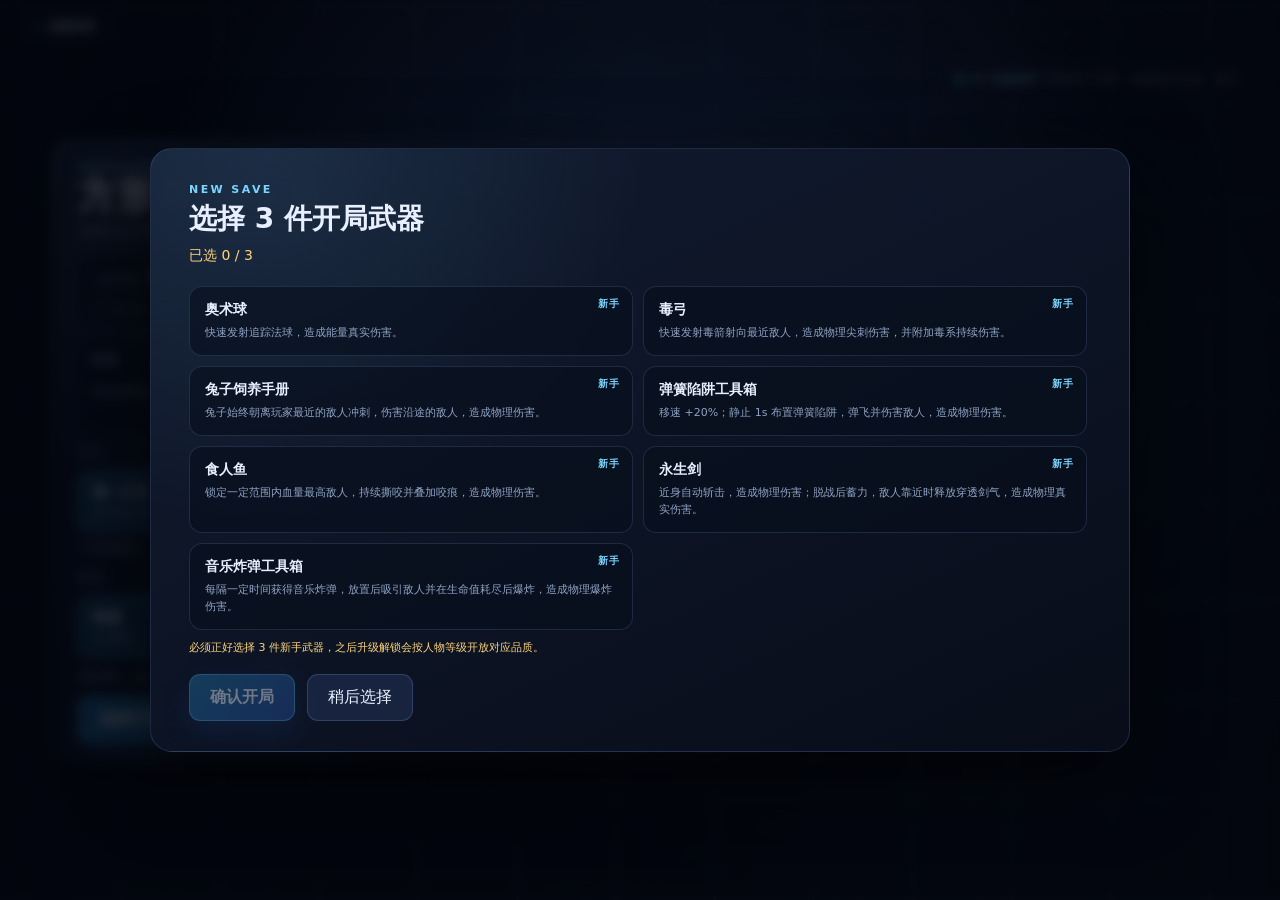
<file: history/v0.0.9/index.html>
<!DOCTYPE html>
<html lang="zh-CN">
<head>
  <meta charset="UTF-8">
  <meta name="viewport" content="width=device-width, initial-scale=1.0, maximum-scale=1.0, user-scalable=no, viewport-fit=cover">
  <meta name="color-scheme" content="dark">
  <title>方形皿·测试版</title>
  <link rel="icon" href="data:,">
  <link rel="stylesheet" href="styles.css">
</head>
<body>
  <canvas id="game" aria-label="游戏画面"></canvas>

  <div id="hud" class="hidden" aria-live="off">
    <div class="hud-top-left">
      <div class="bar-row">
        <span class="bar-label">HP</span>
        <div class="bar"><div id="hp-fill" class="bar-fill hp-fill"></div></div>
        <span id="hp-text" class="bar-text">56 / 56</span>
      </div>
      <div class="bar-row">
        <span class="bar-label">体力</span>
        <div class="bar"><div id="stamina-fill" class="bar-fill stamina-fill"></div></div>
        <span id="stamina-text" class="bar-text">100</span>
      </div>
      <div id="move-speed" class="move-speed">移速 1.20 m/s</div>
    </div>

    <div class="hud-top-center">
      <div id="timer" class="timer">00:00</div>
      <div id="timer-caption" class="timer-caption">BOSS 将在 10:00 出现</div>
      <div id="ruin-status" class="ruin-status hidden">遗迹共鸣 0.0 / 10s</div>
      <div id="boss-bar" class="boss-bar hidden">
        <div id="boss-name" class="boss-name">咒术师</div>
        <div class="bar boss-hp"><div id="boss-fill" class="bar-fill boss-fill"></div></div>
      </div>
    </div>

    <div class="hud-top-right">
      <div id="difficulty-badge" class="difficulty-badge">普通</div>
      <div id="player-level" class="player-level">人物 Lv.1</div>
      <div id="touch-move-speed" class="touch-move-speed">移速 1.20 m/s</div>
      <div class="hud-exp-track"><div id="exp-fill" class="exp-fill"></div></div>
      <div id="exp-text" class="exp-text">0 / 200 XP</div>
      <div id="upgrade-ready" class="upgrade-ready hidden">升级待选</div>
      <div id="kills" class="kills">击杀 0</div>
      <div id="damage-total" class="damage-total">总伤 0</div>
    </div>

    <div id="weapon-bar" class="weapon-bar"></div>
    <div id="relic-bar" class="relic-bar"></div>
    <div id="touch-controls" class="touch-controls">
      <div id="joystick" class="joystick" aria-label="移动摇杆">
        <div class="joystick-zone joystick-zone-outer"></div>
        <div class="joystick-zone joystick-zone-middle"></div>
        <div class="joystick-zone joystick-zone-inner"></div>
        <div id="joystick-knob" class="joystick-knob"></div>
      </div>
      <button id="touch-pause" class="touch-pause" type="button" aria-label="暂停">Ⅱ</button>
    </div>

    <div id="hud-hint" class="hud-hint">W/A/S/D 移动 · Shift 奔跑 · 1/2/3 主动 · Esc 暂停</div>
    <div id="run-toast" class="run-toast hidden" aria-live="polite"></div>
  </div>

  <div id="menu" class="overlay">
    <button id="menu-demo-toggle" class="menu-demo-toggle" type="button" aria-controls="menu-panel" aria-expanded="true" title="隐藏菜单，观看 AI 演示">
      <span id="menu-demo-toggle-icon" class="menu-demo-toggle-icon" aria-hidden="true">▾</span>
      <span id="menu-demo-toggle-label">隐藏菜单</span>
    </button>
    <div id="menu-demo-badge" class="menu-demo-badge hidden" aria-hidden="true">
      <span class="menu-demo-dot"></span>
      <span class="menu-demo-label">AI 实战演示</span>
      <span id="menu-demo-weapons" class="menu-demo-weapons"></span>
    </div>
    <div id="menu-panel" class="panel menu-panel">
      <p class="eyebrow">SURVIVOR PROTOTYPE</p>
      <h1 class="game-title">方形皿·测试版</h1>
      <p class="subtitle">选择关卡与难度，存活10分钟并击败最终BOSS。</p>

      <div class="profile-progress">
        <div class="profile-progress-main">
          <div class="profile-level-line">
            <span class="profile-level-label">人物等级</span>
            <strong class="profile-level">Lv.<span id="menu-player-level">1</span></strong>
            <span id="menu-unlock-points" class="profile-unlock-points"></span>
          </div>
          <div class="exp-track menu-exp-track"><div id="menu-exp-fill" class="exp-fill"></div></div>
          <span id="menu-exp-text" class="profile-exp-text">0 / 200 XP</span>
        </div>
        <button id="level-unlock-btn" class="mini-button hidden" type="button">选择新武器</button>
      </div>

      <div class="loadout">
        <section>
          <div class="loadout-head">
            <h2>武器</h2>
            <button id="weapon-select-btn" class="mini-button" type="button">选择 3 件</button>
          </div>
          <ul id="menu-weapons" class="loadout-list"></ul>
        </section>
        <section>
          <div class="loadout-head">
            <h2>圣物</h2>
            <button id="relic-select-btn" class="mini-button" type="button">选择 3 件</button>
          </div>
          <ul id="menu-relics" class="loadout-list"></ul>
        </section>
      </div>

      <section class="level-block">
        <div class="section-label">关卡</div>
        <div id="level-picker" class="level-picker" role="radiogroup" aria-label="关卡"></div>
        <p id="level-desc" class="level-desc"></p>
      </section>

      <section class="difficulty-block">
        <div class="section-label">难度</div>
        <div id="difficulty-picker" class="difficulty-picker" role="radiogroup" aria-label="难度"></div>
        <p id="difficulty-desc" class="difficulty-desc"></p>
      </section>

      <div class="menu-actions">
        <button id="start-btn" class="primary" type="button">开始游戏</button>
        <button id="codex-btn" type="button">图鉴</button>
        <button id="inventory-btn" type="button">背包 / 商店</button>
        <button id="help-btn" type="button">设置</button>
        <button id="records-btn" type="button">游戏记录</button>
      </div>

      <p class="fineprint">本版包含第一、第二、第三大关各 10 种敌人、7 新手 + 10 进阶 + 10 老手 + 13 社区 + 6 熔炼武器（共 46 种，出战选 3 种）和 38 种圣物（赛前选 3 种）；社区道具页还可购买 10 张制造蓝图，在制造台合成熔炼武器与圣物。</p>
    </div>
  </div>

  <div id="weapon-select" class="overlay hidden">
    <div class="panel weapon-select-panel">
      <p class="eyebrow">LOADOUT</p>
      <h2>选择 3 件出战武器</h2>
      <p id="weapon-select-count" class="subtitle compact">已选 3 / 3</p>
      <div id="weapon-select-grid" class="weapon-select-grid"></div>
      <p id="weapon-select-hint" class="weapon-select-hint">点击武器卡选择或取消；必须选满 3 件。</p>
      <div class="menu-actions">
        <button id="weapon-random" type="button">随机 3 件</button>
        <button id="weapon-select-confirm" class="primary" type="button">确认配置</button>
        <button id="weapon-select-cancel" type="button">取消</button>
      </div>
    </div>
  </div>

  <div id="relic-select" class="overlay hidden">
    <div class="panel weapon-select-panel relic-select-panel">
      <p class="eyebrow">RELICS</p>
      <h2>选择出战圣物</h2>
      <p id="relic-select-count" class="subtitle compact">已选 3 / 3</p>
      <div id="relic-select-grid" class="relic-select-grid"></div>
      <p id="relic-select-hint" class="weapon-select-hint">最多选择 3 件；冰晶体与墨鱼丸不能同时装备。</p>
      <div class="menu-actions">
        <button id="relic-random" type="button">随机 3 件</button>
        <button id="relic-select-confirm" class="primary" type="button">确认配置</button>
        <button id="relic-select-cancel" type="button">取消</button>
      </div>
    </div>
  </div>

  <div id="level-unlock" class="overlay hidden">
    <div class="panel weapon-select-panel">
      <p class="eyebrow">LEVEL UP</p>
      <h2>选择新武器</h2>
      <p id="level-unlock-count" class="subtitle compact">可用升级额度 0</p>
      <div id="level-unlock-grid" class="weapon-select-grid"></div>
      <p id="level-unlock-hint" class="weapon-select-hint">选择一把尚未解锁的武器，解锁后永久生效。</p>
      <div class="menu-actions">
        <button id="level-unlock-confirm" class="primary" type="button" disabled>解锁</button>
        <button id="level-unlock-cancel" type="button">取消</button>
      </div>
    </div>
  </div>

  <div id="starter-select" class="overlay hidden">
    <div class="panel weapon-select-panel">
      <p class="eyebrow">NEW SAVE</p>
      <h2>选择 3 件开局武器</h2>
      <p id="starter-select-count" class="subtitle compact">已选 0 / 3</p>
      <div id="starter-select-grid" class="weapon-select-grid"></div>
      <p id="starter-select-hint" class="weapon-select-hint">必须正好选择 3 件新手武器。</p>
      <div class="menu-actions">
        <button id="starter-select-confirm" class="primary" type="button" disabled>确认开局</button>
        <button id="starter-select-cancel" type="button">稍后选择</button>
      </div>
    </div>
  </div>

  <div id="help" class="overlay hidden">
    <div class="panel settings-panel">
      <p class="eyebrow">SETTINGS</p>
      <h2>设置</h2>
      <div class="settings-grid">
        <section class="settings-section">
          <h3>按键</h3>
          <div id="keybind-list" class="keybind-list"></div>
          <button id="keybind-reset" class="mini-button" type="button">恢复默认按键</button>
          <p class="help-note">点击按键后按下新的键；Esc 取消修改。</p>
        </section>

        <section class="settings-section">
          <h3>画面</h3>
          <div id="background-picker" class="background-picker"></div>
          <label class="slider-row" for="brightness-slider">
            <span>亮度</span>
            <input id="brightness-slider" type="range" min="60" max="140" step="1" value="100">
            <strong id="brightness-value">100%</strong>
          </label>
          <label class="slider-row" for="volume-slider">
            <span>音量</span>
            <input id="volume-slider" type="range" min="0" max="100" step="1" value="70">
            <strong id="volume-value">70%</strong>
          </label>
          <p class="help-note">音量设置会保存，但当前版本还没有音频资源。</p>
        </section>

        <section class="settings-section">
          <h3>触屏</h3>
          <div id="touch-side-picker" class="touch-side-picker"></div>
          <p class="help-note">摇杆在左时武器 HUD 在右；在右时武器 HUD 在左。竖屏武器卡竖排，横屏横排。</p>
        </section>

        <section class="settings-section">
          <h3>存档</h3>
          <div id="save-slot-list" class="save-slot-list"></div>
          <p id="settings-hint" class="help-note">关卡结算、返回主菜单和修改设置后自动保存。</p>
        </section>
      </div>

      <div class="menu-actions">
        <button id="settings-records" type="button">游戏记录</button>
        <button id="help-close" class="primary" type="button">保存并关闭</button>
      </div>
    </div>
  </div>

  <div id="records" class="overlay hidden">
    <div class="panel records-panel">
      <p class="eyebrow">RECORDS</p>
      <h2>游戏记录</h2>
      <p id="records-subtitle" class="subtitle compact">当前存档槽的历史对局</p>
      <div id="records-list" class="records-list"></div>
      <div class="menu-actions">
        <button id="records-close" class="primary" type="button">关闭</button>
      </div>
    </div>
  </div>

  <div id="pause" class="overlay hidden">
    <div class="panel small-panel">
      <p class="eyebrow">PAUSED</p>
      <h2>已暂停</h2>
      <div class="menu-actions vertical">
        <button id="pause-resume" class="primary" type="button">继续</button>
        <button id="pause-codex" type="button">图鉴</button>
        <button id="pause-restart" type="button">重新开始</button>
        <button id="pause-menu" type="button">返回主菜单</button>
      </div>
    </div>
  </div>

  <div id="result" class="overlay hidden">
    <div class="panel small-panel result-panel">
      <p id="result-eyebrow" class="eyebrow">RESULT</p>
      <h2 id="result-title">胜利</h2>
      <p id="result-subtitle" class="subtitle"></p>
      <div class="stats">
        <div><span>存活时间</span><strong id="stat-time">0:00</strong></div>
        <div><span>击杀</span><strong id="stat-kills">0</strong></div>
        <div><span>造成伤害</span><strong id="stat-dealt">0</strong></div>
        <div><span>受到伤害</span><strong id="stat-taken">0</strong></div>
        <div><span>难度</span><strong id="stat-difficulty">普通</strong></div>
        <div><span>关卡</span><strong id="stat-level">第一大关</strong></div>
      </div>
      <div id="result-damage" class="result-damage"></div>
      <div class="menu-actions">
        <button id="result-restart" class="primary" type="button">再来一次</button>
        <button id="result-menu" type="button">返回主菜单</button>
      </div>
    </div>
  </div>

  <div id="inventory" class="overlay hidden">
    <div class="panel inventory-panel">
      <div class="inventory-head">
        <div>
          <p class="eyebrow">STASH &amp; SHOP</p>
          <h2>背包 / 社区商店</h2>
        </div>
        <button id="crafting-open" class="crafting-open" type="button">制造台</button>
      </div>
      <div class="shop-summary">社区货币 <strong id="shop-currency">0</strong></div>
      <div class="shop-tabs" role="tablist" aria-label="社区商店分类">
        <button type="button" class="shop-tab is-active" data-shop-tab="weapons" role="tab" aria-selected="true" aria-controls="shop-list">社区武器</button>
        <button type="button" class="shop-tab" data-shop-tab="items" role="tab" aria-selected="false" aria-controls="shop-list">社区道具</button>
      </div>
      <p id="shop-hint" class="shop-hint"></p>
      <div class="shop-layout">
        <section class="shop-section">
          <h3>社区商店</h3>
          <div id="shop-list" class="shop-list"></div>
        </section>
        <section class="shop-section">
          <h3>战利品背包</h3>
          <div id="inventory-list" class="shop-list"></div>
        </section>
      </div>
      <div class="menu-actions">
        <button id="inventory-close" class="primary" type="button">关闭</button>
      </div>
    </div>
  </div>

  <div id="crafting" class="overlay hidden">
    <div class="panel crafting-panel">
      <div class="inventory-head">
        <div>
          <p class="eyebrow">FORGE &amp; BLUEPRINTS</p>
          <h2>制造台</h2>
        </div>
        <button id="crafting-close-x" class="crafting-close" type="button" aria-label="关闭制造台">×</button>
      </div>
      <div class="shop-summary">社区货币 <strong id="crafting-currency">0</strong> · 蓝图在社区道具页购买，每种限购 1 张</div>
      <p id="crafting-hint" class="shop-hint">制造会消耗蓝图和材料；选择左侧配方，右侧查看现有材料。</p>
      <div class="crafting-layout">
        <section class="shop-section">
          <h3>可制造</h3>
          <div id="crafting-list" class="shop-list crafting-list"></div>
        </section>
        <section class="shop-section">
          <h3>材料 / 蓝图背包</h3>
          <div id="crafting-inventory" class="shop-list"></div>
        </section>
      </div>
      <div class="menu-actions">
        <button id="crafting-close" class="primary" type="button">返回背包</button>
      </div>
    </div>
  </div>

  <div id="save-delete-confirm" class="overlay hidden">
    <div class="panel small-panel">
      <p class="eyebrow">DELETE SAVE</p>
      <h2>删除存档</h2>
      <p id="save-delete-text" class="subtitle">确定要删除这个存档吗？此操作不可恢复。</p>
      <div class="menu-actions">
        <button id="save-delete-confirm-btn" class="danger-button" type="button">确认删除</button>
        <button id="save-delete-cancel" class="primary" type="button">取消</button>
      </div>
    </div>
  </div>

  <div id="codex" class="overlay hidden">
    <div class="panel codex-panel">
      <p class="eyebrow">CODEX</p>
      <h2>图鉴</h2>
      <div class="codex-tabs" role="tablist" aria-label="图鉴分类">
        <button type="button" class="codex-tab is-active" data-codex-tab="weapons">武器</button>
        <button type="button" class="codex-tab" data-codex-tab="relics">圣物</button>
        <button type="button" class="codex-tab" data-codex-tab="enemies">敌方</button>
      </div>
      <div id="codex-content" class="codex-content"></div>
      <div class="menu-actions">
        <button id="codex-close" class="primary" type="button">关闭</button>
      </div>
    </div>
  </div>

  <div id="debug" class="debug hidden"></div>

  <script defer src="game.js"></script>
</body>
</html>
</file>
<file: styles.css>
:root {
  --bg: #070b14;
  --panel: rgba(13, 20, 36, 0.92);
  --panel-strong: #111a2d;
  --line: rgba(155, 190, 255, 0.18);
  --text: #e8f0ff;
  --muted: #8ea3c4;
  --accent: #7bd5ff;
  --accent-2: #b79bff;
  --danger: #ff7288;
  --good: #83e6a8;
  --warn: #ffd479;
  --shadow: 0 24px 80px rgba(0, 0, 0, 0.55);
}

* {
  box-sizing: border-box;
}

html,
body {
  width: 100%;
  height: 100%;
  margin: 0;
  overflow: hidden;
  background: var(--bg);
  color: var(--text);
  font-family: "Segoe UI", "PingFang SC", "Microsoft YaHei", system-ui, sans-serif;
  user-select: none;
}

button {
  font: inherit;
  color: inherit;
  cursor: pointer;
}

.hidden {
  display: none !important;
}

#game {
  position: fixed;
  inset: 0;
  width: 100%;
  height: 100%;
  display: block;
  background: radial-gradient(circle at 50% 45%, #111b31 0%, #070b14 62%, #04060b 100%);
}

/* ---------- HUD ---------- */

#hud {
  position: fixed;
  inset: 0;
  pointer-events: none;
  z-index: 10;
  text-shadow: 0 1px 3px rgba(0, 0, 0, 0.72);
}

#hud .bar-label,
#hud .bar-text,
#hud .timer-caption {
  color: #eaf4ff;
}

#hud .hud-hint {
  color: rgba(234, 244, 255, 0.82);
}

.hud-top-left {
  position: absolute;
  top: 22px;
  left: 24px;
  display: grid;
  gap: 8px;
  min-width: 280px;
}

.bar-row {
  display: grid;
  grid-template-columns: 42px 210px 74px;
  align-items: center;
  gap: 8px;
  font-size: 12px;
  letter-spacing: 0.04em;
}

.bar-label {
  color: var(--muted);
  text-align: right;
}

.bar {
  height: 12px;
  border: 1px solid var(--line);
  border-radius: 999px;
  background: rgba(3, 8, 18, 0.8);
  overflow: hidden;
}

.bar-fill {
  height: 100%;
  width: 100%;
  border-radius: inherit;
  transition: width 80ms linear;
}

.hp-fill {
  background: linear-gradient(90deg, #ff5b77, #ff9aac);
  box-shadow: 0 0 14px rgba(255, 91, 119, 0.45);
}

.stamina-fill {
  background: linear-gradient(90deg, #54c7ff, #9be8ff);
  box-shadow: 0 0 14px rgba(84, 199, 255, 0.35);
}

.bar-text {
  color: var(--text);
  font-variant-numeric: tabular-nums;
  white-space: nowrap;
}

.move-speed {
  width: max-content;
  margin-top: 2px;
  padding: 4px 8px;
  border: 1px solid rgba(255, 216, 107, 0.25);
  border-radius: 7px;
  background: rgba(20, 25, 28, 0.55);
  color: #ffe08a;
  font-size: 11px;
  font-variant-numeric: tabular-nums;
  letter-spacing: 0.04em;
}

.touch-move-speed {
  display: none;
}

.hud-top-center {
  position: absolute;
  top: 16px;
  left: 50%;
  transform: translateX(-50%);
  text-align: center;
}

.timer {
  font-size: 34px;
  font-weight: 700;
  font-variant-numeric: tabular-nums;
  letter-spacing: 0.06em;
  text-shadow: 0 0 24px rgba(123, 213, 255, 0.35);
}

.timer-caption {
  margin-top: 2px;
  color: var(--muted);
  font-size: 11px;
  letter-spacing: 0.08em;
}

.boss-bar {
  width: 360px;
  max-width: 80vw;
  margin: 10px auto 0;
  text-align: left;
}

.boss-name {
  margin-bottom: 3px;
  color: #ffb4e2;
  font-size: 10px;
  font-weight: 700;
  letter-spacing: 0.12em;
  text-align: center;
}

.boss-hp {
  height: 9px;
  border-color: rgba(255, 134, 214, 0.4);
}

.boss-fill {
  background: linear-gradient(90deg, #ff5bb0, #d36cff);
  box-shadow: 0 0 14px rgba(255, 91, 176, 0.45);
}

.hud-top-right {
  position: absolute;
  top: 26px;
  right: 28px;
  display: grid;
  gap: 6px;
  justify-items: end;
  text-align: right;
}

.player-level {
  color: rgba(216, 241, 255, 0.92);
  font-size: 13px;
  font-weight: 700;
  letter-spacing: 0.06em;
}

.hud-exp-track {
  width: 132px;
  height: 4px;
  overflow: hidden;
  border-radius: 999px;
  background: rgba(255, 255, 255, 0.1);
}

.exp-fill {
  width: 0;
  height: 100%;
  border-radius: inherit;
  background: linear-gradient(90deg, #7bd5ff, #8fffc4);
  box-shadow: 0 0 10px rgba(123, 213, 255, 0.35);
  transition: width 0.18s ease-out;
}

.exp-text {
  color: rgba(190, 220, 255, 0.72);
  font-size: 10px;
  font-variant-numeric: tabular-nums;
  letter-spacing: 0.04em;
}

.upgrade-ready {
  padding: 3px 8px;
  border: 1px solid rgba(255, 230, 109, 0.42);
  border-radius: 999px;
  background: rgba(48, 38, 12, 0.55);
  color: var(--warn);
  font-size: 10px;
  font-weight: 700;
  letter-spacing: 0.04em;
}

.ruin-status {
  margin-top: 6px;
  padding: 4px 10px;
  border: 1px solid rgba(143, 255, 196, 0.32);
  border-radius: 999px;
  background: rgba(13, 45, 34, 0.62);
  color: #8fffc4;
  font-size: 11px;
  font-variant-numeric: tabular-nums;
  letter-spacing: 0.04em;
}

.run-toast {
  position: absolute;
  top: 24%;
  left: 50%;
  max-width: min(560px, 82vw);
  padding: 10px 18px;
  transform: translateX(-50%);
  border: 1px solid rgba(255, 230, 109, 0.35);
  border-radius: 12px;
  background: rgba(9, 16, 30, 0.9);
  box-shadow: 0 12px 36px rgba(0, 0, 0, 0.35);
  color: var(--warn);
  font-size: 14px;
  font-weight: 700;
  text-align: center;
  pointer-events: none;
}

.difficulty-badge {
  padding: 4px 9px;
  border: 1px solid rgba(123, 213, 255, 0.28);
  border-radius: 999px;
  background: rgba(10, 19, 35, 0.72);
  color: var(--accent);
  font-size: 10px;
  font-weight: 700;
  letter-spacing: 0.12em;
}

.difficulty-badge.hard {
  border-color: rgba(255, 212, 121, 0.45);
  color: var(--warn);
  background: rgba(42, 32, 12, 0.55);
}

.difficulty-badge.extreme {
  border-color: rgba(255, 114, 136, 0.5);
  color: var(--danger);
  background: rgba(48, 14, 24, 0.6);
}

.kills {
  color: var(--warn);
  font-size: 14px;
  letter-spacing: 0.08em;
}

.damage-total {
  color: rgba(190, 220, 255, 0.78);
  font-size: 11px;
  font-variant-numeric: tabular-nums;
  letter-spacing: 0.06em;
}

.weapon-bar {
  position: absolute;
  left: 24px;
  bottom: 24px;
  display: flex;
  gap: 10px;
  align-items: stretch;
}

.weapon-card {
  width: 205px;
  padding: 10px 12px 11px;
  border: 1px solid var(--line);
  border-radius: 14px;
  background: linear-gradient(180deg, rgba(20, 31, 54, 0.94), rgba(9, 15, 28, 0.94));
  box-shadow: 0 10px 30px rgba(0, 0, 0, 0.28);
}

.weapon-card.locked {
  opacity: 0.55;
}

.weapon-head {
  display: flex;
  align-items: center;
  gap: 6px;
  margin-bottom: 8px;
}

.weapon-key {
  display: inline-grid;
  place-items: center;
  width: 22px;
  height: 22px;
  border: 1px solid rgba(123, 213, 255, 0.35);
  border-radius: 7px;
  color: var(--accent);
  font-size: 12px;
  font-weight: 700;
  background: rgba(123, 213, 255, 0.08);
}

.weapon-name {
  flex: 1;
  min-width: 0;
  overflow: hidden;
  text-overflow: ellipsis;
  font-size: 12px;
  font-weight: 600;
  white-space: nowrap;
}

.weapon-state {
  color: var(--muted);
  font-size: 10px;
  white-space: nowrap;
}

.weapon-state.ready {
  color: var(--good);
}

.weapon-state.cooling {
  color: var(--warn);
}

.cd-track {
  height: 4px;
  border-radius: 999px;
  background: rgba(255, 255, 255, 0.08);
  overflow: hidden;
}

.cd-fill {
  height: 100%;
  width: 100%;
  border-radius: inherit;
  background: linear-gradient(90deg, #7bd5ff, #c6a8ff);
}

.weapon-card.locked .cd-fill {
  background: #4a5874;
}

.relic-bar {
  position: absolute;
  right: 24px;
  bottom: 26px;
  display: flex;
  gap: 8px;
  flex-wrap: wrap;
  justify-content: flex-end;
  max-width: 360px;
}

.relic-chip {
  padding: 7px 10px;
  border: 1px solid rgba(183, 155, 255, 0.22);
  border-radius: 999px;
  background: rgba(29, 24, 50, 0.78);
  color: #d8c9ff;
  font-size: 11px;
  white-space: nowrap;
}

.hud-hint {
  position: absolute;
  left: 50%;
  bottom: 10px;
  transform: translateX(-50%);
  color: rgba(174, 196, 226, 0.65);
  font-size: 11px;
  letter-spacing: 0.06em;
  white-space: nowrap;
}

/* ---------- Overlays ---------- */

.overlay {
  position: fixed;
  inset: 0;
  z-index: 30;
  display: grid;
  place-items: center;
  padding: 24px;
  background:
    radial-gradient(circle at 50% 30%, rgba(40, 72, 126, 0.22), transparent 55%),
    rgba(3, 6, 13, 0.78);
  backdrop-filter: blur(6px);
}

#menu {
  place-items: center start;
  padding-left: clamp(24px, 4vw, 64px);
  background:
    radial-gradient(circle at 70% 42%, rgba(64, 120, 190, 0.13), transparent 52%),
    linear-gradient(90deg, rgba(3, 6, 13, 0.68) 0%, rgba(3, 6, 13, 0.5) 38%, rgba(3, 6, 13, 0.16) 72%, rgba(3, 6, 13, 0.3) 100%);
  backdrop-filter: blur(1px);
}

#menu .menu-panel {
  width: min(820px, 64vw);
  background:
    radial-gradient(circle at 12% 0%, rgba(123, 213, 255, 0.12), transparent 36%),
    linear-gradient(155deg, rgba(18, 28, 50, 0.91), rgba(8, 13, 25, 0.95));
  backdrop-filter: blur(14px) saturate(0.9);
}

.menu-demo-toggle {
  position: fixed;
  top: calc(env(safe-area-inset-top, 0px) + 10px);
  left: calc(env(safe-area-inset-left, 0px) + 24px);
  z-index: 3;
  display: inline-flex;
  align-items: center;
  gap: 7px;
  min-height: 32px;
  padding: 8px 12px;
  border: 1px solid rgba(140, 178, 255, 0.28);
  border-radius: 999px;
  background: rgba(4, 9, 18, 0.68);
  box-shadow: 0 8px 24px rgba(0, 0, 0, 0.28);
  backdrop-filter: blur(8px);
  color: rgba(232, 240, 255, 0.86);
  font-size: 11px;
  font-weight: 600;
  letter-spacing: 0.06em;
  line-height: 1;
  white-space: nowrap;
  touch-action: manipulation;
}

.menu-demo-toggle:hover {
  border-color: rgba(123, 213, 255, 0.55);
  background: rgba(20, 36, 60, 0.82);
}

.menu-demo-toggle:focus-visible {
  outline: 2px solid var(--accent);
  outline-offset: 2px;
}

.menu-demo-toggle-icon {
  color: var(--accent);
  font-size: 11px;
  line-height: 1;
}

#menu.is-collapsed {
  background: none;
  backdrop-filter: none;
  pointer-events: none;
}

#menu.is-collapsed .menu-panel {
  display: none;
}

#menu.is-collapsed .menu-demo-toggle {
  pointer-events: auto;
}

#menu.is-collapsed .menu-demo-badge {
  display: flex;
}

.menu-demo-badge {
  position: fixed;
  top: calc(env(safe-area-inset-top, 0px) + 62px);
  right: calc(env(safe-area-inset-right, 0px) + 26px);
  display: flex;
  align-items: center;
  gap: 9px;
  max-width: min(46vw, 520px);
  padding: 9px 13px;
  border: 1px solid rgba(140, 178, 255, 0.2);
  border-radius: 999px;
  background: rgba(4, 9, 18, 0.5);
  box-shadow: 0 8px 30px rgba(0, 0, 0, 0.24);
  backdrop-filter: blur(8px);
  color: rgba(232, 240, 255, 0.8);
  font-size: 11px;
  letter-spacing: 0.08em;
  pointer-events: none;
}

.menu-demo-dot {
  width: 7px;
  height: 7px;
  flex: 0 0 auto;
  border-radius: 50%;
  background: #7bd5ff;
  box-shadow: 0 0 10px rgba(123, 213, 255, 0.85);
  animation: menu-demo-pulse 1.6s ease-in-out infinite;
}

.menu-demo-label {
  color: #9bdcff;
  font-weight: 700;
  white-space: nowrap;
}

.menu-demo-weapons {
  min-width: 0;
  overflow: hidden;
  text-overflow: ellipsis;
  white-space: nowrap;
  color: rgba(232, 240, 255, 0.66);
}

@keyframes menu-demo-pulse {
  0%, 100% { opacity: 0.45; transform: scale(0.8); }
  50% { opacity: 1; transform: scale(1.1); }
}

@media (max-width: 1199px) {
  #menu {
    place-items: center;
    padding-left: 24px;
    background:
      radial-gradient(circle at 50% 30%, rgba(40, 72, 126, 0.16), transparent 55%),
      rgba(3, 6, 13, 0.6);
    backdrop-filter: blur(2px);
  }

  #menu .menu-panel {
    width: min(880px, 100%);
  }

  .menu-demo-badge {
    display: none;
  }
}

@media (max-width: 640px) {
  .menu-demo-toggle {
    top: calc(env(safe-area-inset-top, 0px) + 8px);
    left: calc(env(safe-area-inset-left, 0px) + 12px);
    min-height: 32px;
    padding: 7px 10px;
    font-size: 10px;
  }

  #menu.is-collapsed .menu-demo-badge {
    top: calc(env(safe-area-inset-top, 0px) + 54px);
    right: calc(env(safe-area-inset-right, 0px) + 12px);
    max-width: calc(100vw - 24px);
  }
}

@media (max-height: 960px) {
  #menu .menu-panel {
    padding: 22px 26px 18px;
  }

  #menu .menu-panel h1 {
    margin-bottom: 4px;
    font-size: clamp(26px, 4vw, 38px);
  }

  #menu .subtitle {
    margin-bottom: 12px;
  }

  #menu .profile-progress {
    margin-bottom: 6px;
    padding: 8px 12px;
  }

  #menu .loadout {
    gap: 12px;
    margin: 12px 0;
  }

  #menu .loadout section {
    padding: 10px 12px;
  }

  #menu .level-block,
  #menu .difficulty-block {
    margin-bottom: 10px;
  }

  #menu .level-picker,
  #menu .difficulty-picker {
    gap: 7px;
  }

  #menu .fineprint {
    display: none;
  }
}

@media (max-height: 760px) {
  #menu .menu-panel {
    padding: 16px 20px 14px;
  }

  #menu .menu-panel h1 {
    font-size: 30px;
  }

  #menu .subtitle {
    display: none;
  }

  #menu .profile-progress {
    padding: 6px 10px;
  }

  #menu .loadout {
    margin: 8px 0;
  }

  #menu .loadout section {
    padding: 8px 10px;
  }

  #menu .loadout-list {
    gap: 4px;
  }

  #menu .loadout-list li {
    padding-bottom: 4px;
  }

  #menu .loadout-list strong {
    font-size: 12px;
  }

  #menu .level-block,
  #menu .difficulty-block {
    margin-bottom: 6px;
  }

  #menu .level-desc,
  #menu .difficulty-desc {
    margin-top: 4px;
    font-size: 10px;
  }

  #menu .menu-actions button {
    padding: 9px 14px;
  }
}

.panel {
  width: min(880px, 100%);
  max-height: calc(100vh - 48px);
  overflow: auto;
  padding: 34px 38px 30px;
  border: 1px solid rgba(140, 178, 255, 0.16);
  border-radius: 22px;
  background:
    radial-gradient(circle at 12% 0%, rgba(123, 213, 255, 0.1), transparent 36%),
    linear-gradient(155deg, rgba(18, 28, 50, 0.98), rgba(8, 13, 25, 0.98));
  box-shadow: var(--shadow);
}

.menu-panel h1 {
  margin: 2px 0 8px;
  font-size: clamp(30px, 5vw, 52px);
  line-height: 1.05;
  letter-spacing: 0.02em;
}

.game-title {
  animation: game-title-color 8s steps(1, end) infinite;
}

@keyframes game-title-color {
  0% { color: #55b7ff; }
  25% { color: #55e08b; }
  50% { color: #ff6377; }
  75%, 100% { color: #aab4c4; }
}

.eyebrow {
  margin: 0;
  color: var(--accent);
  font-size: 11px;
  font-weight: 700;
  letter-spacing: 0.22em;
}

.subtitle {
  margin: 0 0 22px;
  color: var(--muted);
  font-size: 14px;
  line-height: 1.7;
}

.subtitle.warn {
  color: var(--warn);
}

.profile-progress {
  display: flex;
  align-items: center;
  justify-content: space-between;
  gap: 16px;
  margin: 0 0 8px;
  padding: 12px 16px;
  border: 1px solid rgba(123, 213, 255, 0.16);
  border-radius: 14px;
  background: rgba(6, 12, 24, 0.58);
}

.profile-progress-main {
  display: grid;
  flex: 1;
  gap: 6px;
  min-width: 0;
}

.profile-level-line {
  display: flex;
  align-items: baseline;
  gap: 10px;
  flex-wrap: wrap;
}

.profile-level-label {
  color: var(--muted);
  font-size: 11px;
  letter-spacing: 0.12em;
}

.profile-level {
  color: #d8f1ff;
  font-size: 22px;
  line-height: 1;
  letter-spacing: 0.02em;
}

.profile-unlock-points {
  color: var(--warn);
  font-size: 11px;
  font-weight: 700;
}

.exp-track {
  height: 6px;
  overflow: hidden;
  border-radius: 999px;
  background: rgba(255, 255, 255, 0.08);
}

.menu-exp-track {
  max-width: 420px;
}

.profile-exp-text {
  color: var(--muted);
  font-size: 10px;
  font-variant-numeric: tabular-nums;
  letter-spacing: 0.04em;
}

.loadout {
  display: grid;
  grid-template-columns: 1fr 1fr;
  gap: 18px;
  margin: 24px 0 26px;
}

.loadout section {
  padding: 16px 18px;
  border: 1px solid rgba(140, 178, 255, 0.1);
  border-radius: 16px;
  background: rgba(6, 11, 22, 0.45);
}

.loadout h2 {
  margin: 0 0 10px;
  color: var(--muted);
  font-size: 12px;
  letter-spacing: 0.16em;
}

.loadout-head {
  display: flex;
  align-items: baseline;
  justify-content: space-between;
  gap: 10px;
  margin-bottom: 10px;
}

.loadout-head h2 {
  margin: 0;
}

.mini-button {
  padding: 5px 9px;
  border-radius: 7px;
  border-color: rgba(123, 213, 255, 0.28);
  background: rgba(23, 42, 68, 0.7);
  color: var(--accent);
  font-size: 10px;
}

.mini-button:hover {
  background: rgba(35, 62, 100, 0.85);
}

.weapon-select-panel {
  width: min(980px, 100%);
}

.weapon-select-panel h2 {
  margin: 4px 0 6px;
  font-size: 28px;
}

.subtitle.compact {
  margin-bottom: 14px;
}

.weapon-select-grid {
  display: grid;
  grid-template-columns: repeat(2, minmax(0, 1fr));
  gap: 10px;
  max-height: 54vh;
  margin: 18px 0 10px;
  padding-right: 4px;
  overflow-y: auto;
}

.weapon-choice {
  position: relative;
  display: flex;
  flex-direction: column;
  gap: 5px;
  padding: 14px 15px;
  border: 1px solid rgba(140, 178, 255, 0.16);
  border-radius: 13px;
  background: rgba(8, 14, 27, 0.6);
  text-align: left;
  cursor: pointer;
}

.weapon-choice:focus-visible {
  outline: 2px solid rgba(123, 213, 255, 0.7);
  outline-offset: 2px;
}

.weapon-choice:hover {
  border-color: rgba(123, 213, 255, 0.4);
}

.weapon-choice.is-selected {
  border-color: rgba(123, 213, 255, 0.7);
  background: linear-gradient(135deg, rgba(30, 111, 158, 0.48), rgba(39, 74, 150, 0.28));
}

.weapon-choice-name {
  font-size: 14px;
  font-weight: 700;
}

.weapon-choice-desc {
  color: var(--muted);
  font-size: 11px;
  line-height: 1.55;
}

.weapon-choice-tag {
  position: absolute;
  top: 10px;
  right: 12px;
  color: var(--accent);
  font-size: 10px;
  font-weight: 700;
  letter-spacing: 0.08em;
}

.weapon-choice.is-selected .weapon-choice-tag {
  color: var(--good);
}

.weapon-level-row {
  display: flex;
  align-items: center;
  justify-content: space-between;
  gap: 8px;
  margin-top: 3px;
  padding-top: 7px;
  border-top: 1px solid rgba(140, 178, 255, 0.08);
  color: var(--muted);
  font-size: 10px;
}

.weapon-levels {
  display: flex;
  gap: 4px;
}

.level-pill {
  min-width: 26px;
  padding: 3px 6px;
  border: 1px solid rgba(140, 178, 255, 0.16);
  border-radius: 6px;
  background: rgba(3, 8, 18, 0.55);
  color: var(--muted);
  font-size: 10px;
}

.level-pill:hover {
  border-color: rgba(123, 213, 255, 0.45);
  background: rgba(24, 42, 68, 0.8);
}

.level-pill.is-active {
  border-color: rgba(123, 213, 255, 0.7);
  background: rgba(30, 111, 158, 0.45);
  color: var(--accent);
  font-weight: 700;
}

.level-pill:disabled,
.level-pill.is-locked-level {
  opacity: 0.35;
  cursor: not-allowed;
  border-color: rgba(140, 178, 255, 0.08);
  background: rgba(3, 8, 18, 0.35);
}

.level-pill:disabled:hover,
.level-pill.is-locked-level:hover {
  border-color: rgba(140, 178, 255, 0.08);
  background: rgba(3, 8, 18, 0.35);
}

.weapon-level {
  color: var(--accent);
  font-size: 10px;
  font-weight: 700;
}

.weapon-damage {
  margin-top: 7px;
  color: rgba(190, 220, 255, 0.68);
  font-size: 10px;
  font-variant-numeric: tabular-nums;
  letter-spacing: 0.04em;
}

.weapon-proficiency {
  margin-top: 3px;
  color: rgba(168, 255, 184, 0.78);
  font-size: 10px;
  font-variant-numeric: tabular-nums;
  letter-spacing: 0.04em;
}

.weapon-select-hint {
  min-height: 18px;
  margin: 6px 0 16px;
  color: var(--muted);
  font-size: 11px;
}

.weapon-select-hint.warn {
  color: var(--warn);
}

.loadout-list {
  display: grid;
  gap: 8px;
  margin: 0;
  padding: 0;
  list-style: none;
}

.loadout-list li {
  display: grid;
  gap: 2px;
  padding-bottom: 8px;
  border-bottom: 1px solid rgba(140, 178, 255, 0.08);
}

.loadout-list li:last-child {
  padding-bottom: 0;
  border-bottom: 0;
}

.loadout-list strong {
  font-size: 14px;
}

.loadout-list em {
  margin-left: 6px;
  color: var(--accent);
  font-size: 10px;
  font-style: normal;
  font-weight: 600;
}

.loadout-list span {
  color: var(--muted);
  font-size: 11px;
  line-height: 1.5;
}

.level-block,
.difficulty-block {
  margin: 0 0 18px;
}

.level-picker {
  display: grid;
  grid-template-columns: repeat(3, minmax(0, 1fr));
  gap: 10px;
}

.level-option:nth-child(1).is-active {
  border-color: rgba(123, 213, 255, 0.7);
  background: linear-gradient(135deg, rgba(30, 111, 158, 0.55), rgba(39, 74, 150, 0.35));
}

.level-option:nth-child(2).is-active {
  border-color: rgba(183, 155, 255, 0.75);
  background: linear-gradient(135deg, rgba(73, 52, 118, 0.55), rgba(49, 34, 88, 0.38));
}

.level-option:nth-child(3).is-active {
  border-color: rgba(255, 191, 105, 0.75);
  background: linear-gradient(135deg, rgba(116, 72, 32, 0.55), rgba(66, 43, 24, 0.4));
}

.level-desc {
  min-height: 18px;
  margin: 8px 0 0;
  color: var(--muted);
  font-size: 11px;
  line-height: 1.5;
}

.section-label {
  margin-bottom: 10px;
  color: var(--muted);
  font-size: 12px;
  letter-spacing: 0.16em;
}

.difficulty-picker {
  display: grid;
  grid-template-columns: repeat(3, minmax(0, 1fr));
  gap: 10px;
}

.difficulty-option {
  display: flex;
  flex-direction: column;
  align-items: flex-start;
  gap: 4px;
  padding: 12px 14px;
  border: 1px solid rgba(140, 178, 255, 0.16);
  border-radius: 13px;
  background: rgba(8, 14, 27, 0.6);
  text-align: left;
}

.difficulty-option span {
  font-size: 14px;
  font-weight: 700;
}

.difficulty-option small {
  color: var(--muted);
  font-size: 10px;
  letter-spacing: 0.04em;
}

.difficulty-option:hover {
  border-color: rgba(123, 213, 255, 0.4);
}

.difficulty-option.is-active {
  border-color: rgba(123, 213, 255, 0.7);
  background: linear-gradient(135deg, rgba(30, 111, 158, 0.55), rgba(39, 74, 150, 0.35));
  box-shadow: 0 0 0 1px rgba(123, 213, 255, 0.12) inset;
}

.difficulty-option[data-difficulty="hard"].is-active {
  border-color: rgba(255, 212, 121, 0.7);
  background: linear-gradient(135deg, rgba(122, 84, 18, 0.45), rgba(66, 48, 14, 0.35));
  box-shadow: 0 0 0 1px rgba(255, 212, 121, 0.12) inset;
}

.difficulty-option[data-difficulty="extreme"].is-active {
  border-color: rgba(255, 114, 136, 0.75);
  background: linear-gradient(135deg, rgba(112, 28, 45, 0.5), rgba(58, 16, 28, 0.38));
  box-shadow: 0 0 0 1px rgba(255, 114, 136, 0.14) inset;
}

.difficulty-desc {
  min-height: 18px;
  margin: 10px 0 0;
  color: var(--muted);
  font-size: 11px;
  line-height: 1.6;
}

.menu-actions {
  display: flex;
  gap: 12px;
  align-items: center;
  flex-wrap: wrap;
}

.menu-actions.vertical {
  display: grid;
  grid-template-columns: 1fr;
}

button {
  border: 1px solid rgba(140, 178, 255, 0.2);
  border-radius: 11px;
  padding: 12px 20px;
  background: rgba(30, 45, 76, 0.7);
  transition: transform 120ms ease, border-color 120ms ease, background 120ms ease;
}

button:hover {
  border-color: rgba(123, 213, 255, 0.5);
  background: rgba(40, 62, 104, 0.85);
  transform: translateY(-1px);
}

button:disabled {
  opacity: 0.45;
  cursor: not-allowed;
  transform: none;
}

button:disabled:hover {
  border-color: rgba(140, 178, 255, 0.2);
  background: rgba(30, 45, 76, 0.7);
}

button:active {
  transform: translateY(0);
}

button.primary {
  border-color: rgba(123, 213, 255, 0.5);
  background: linear-gradient(135deg, #1e6f9e, #274a96);
  box-shadow: 0 10px 30px rgba(39, 94, 176, 0.35);
  font-weight: 700;
}

.fineprint {
  margin: 18px 0 0;
  color: rgba(142, 163, 196, 0.72);
  font-size: 11px;
}

/* ---------- Help / pause / result ---------- */

.small-panel {
  width: min(480px, 100%);
}

.small-panel h2 {
  margin: 6px 0 22px;
  font-size: 28px;
}

.help-panel {
  width: min(640px, 100%);
}

.help-panel h2 {
  margin: 0 0 20px;
}

.help-grid {
  display: grid;
  grid-template-columns: 240px 1fr;
  gap: 10px 16px;
  align-items: center;
  color: var(--muted);
  font-size: 13px;
}

.help-grid > div:nth-child(odd) {
  color: var(--text);
}

kbd {
  display: inline-block;
  min-width: 26px;
  margin-right: 4px;
  padding: 3px 7px;
  border: 1px solid rgba(140, 178, 255, 0.25);
  border-bottom-width: 2px;
  border-radius: 6px;
  background: rgba(23, 36, 61, 0.9);
  color: var(--accent);
  font: 11px/1.4 "Segoe UI", system-ui, sans-serif;
  text-align: center;
}

.help-note {
  margin: 18px 0 22px;
  color: var(--muted);
  font-size: 12px;
  line-height: 1.7;
}

.settings-panel {
  width: min(920px, 100%);
}

.settings-panel h2 {
  margin: 4px 0 18px;
}

.settings-grid {
  display: grid;
  grid-template-columns: repeat(3, minmax(0, 1fr));
  gap: 14px;
}

.settings-section {
  padding: 15px;
  border: 1px solid rgba(140, 178, 255, 0.12);
  border-radius: 15px;
  background: rgba(6, 11, 22, 0.42);
}

.settings-section h3 {
  margin: 0 0 12px;
  color: var(--muted);
  font-size: 12px;
  letter-spacing: 0.14em;
}

.keybind-list {
  display: grid;
  gap: 6px;
}

.keybind-row {
  display: flex;
  align-items: center;
  justify-content: space-between;
  gap: 10px;
  color: var(--muted);
  font-size: 12px;
}

.keybind-button {
  min-width: 84px;
  padding: 5px 9px;
  border-color: rgba(123, 213, 255, 0.25);
  background: rgba(23, 42, 68, 0.7);
  color: var(--accent);
  font-size: 11px;
}

.keybind-button.capturing {
  border-color: rgba(255, 212, 121, 0.8);
  color: var(--warn);
}

.background-picker {
  display: grid;
  grid-template-columns: repeat(2, minmax(0, 1fr));
  gap: 7px;
  margin-bottom: 14px;
}

.background-option {
  display: grid;
  gap: 3px;
  padding: 9px 10px;
  border: 1px solid rgba(140, 178, 255, 0.14);
  border-radius: 10px;
  background: rgba(8, 14, 27, 0.65);
  text-align: left;
}

.background-option.is-active {
  border-color: rgba(123, 213, 255, 0.7);
  background: linear-gradient(135deg, rgba(30, 111, 158, 0.48), rgba(39, 74, 150, 0.28));
}

.background-option strong {
  font-size: 12px;
}

.background-option small {
  color: var(--muted);
  font-size: 10px;
}

.slider-row {
  display: grid;
  grid-template-columns: 46px 1fr 44px;
  align-items: center;
  gap: 8px;
  margin: 8px 0;
  color: var(--muted);
  font-size: 11px;
}

.slider-row input {
  width: 100%;
  accent-color: var(--accent);
}

.slider-row strong {
  color: var(--text);
  font-size: 11px;
  text-align: right;
}

.save-slot-list {
  display: grid;
  gap: 7px;
}

.save-slot-row {
  display: grid;
  grid-template-columns: 1fr auto;
  gap: 5px;
}

.save-delete-button {
  padding: 6px 9px;
  border-color: rgba(255, 114, 136, 0.28);
  background: rgba(58, 18, 30, 0.55);
  color: #ffb7c3;
  font-size: 10px;
}

.save-slot-row .save-slot-button {
  min-width: 0;
}

.save-slot-button {
  display: flex;
  align-items: center;
  justify-content: space-between;
  gap: 8px;
  padding: 9px 11px;
  border-color: rgba(140, 178, 255, 0.15);
  background: rgba(8, 14, 27, 0.65);
  text-align: left;
  font-size: 11px;
}

.save-slot-button.is-active {
  border-color: rgba(123, 213, 255, 0.7);
  background: rgba(30, 84, 125, 0.38);
}

.save-slot-button small {
  color: var(--muted);
}

.records-panel {
  width: min(900px, 100%);
}

.records-panel h2 {
  margin: 4px 0 8px;
}

.guide-panel {
  width: min(800px, 100%);
}

.guide-panel h2 {
  margin: 4px 0 8px;
}

.guide-content {
  display: grid;
  gap: 10px;
  margin: 12px 0 4px;
}

.guide-section {
  padding: 13px 15px;
  border: 1px solid rgba(140, 178, 255, 0.13);
  border-radius: 13px;
  background: rgba(6, 11, 22, 0.45);
}

.guide-section h3 {
  margin: 0 0 6px;
  color: #9bdcff;
  font-size: 14px;
  letter-spacing: 0.06em;
}

.guide-section p {
  margin: 0;
  color: var(--muted);
  font-size: 12px;
  line-height: 1.75;
}

.guide-section ul {
  margin: 0;
  padding-left: 18px;
  color: var(--muted);
  font-size: 12px;
  line-height: 1.75;
}

.guide-section li + li {
  margin-top: 4px;
}

.guide-footer {
  margin: 14px 0 18px;
}

@media (max-width: 640px) {
  .guide-section {
    padding: 11px 12px;
  }

  .guide-section h3 {
    font-size: 13px;
  }
}

.records-list {
  display: grid;
  gap: 8px;
  max-height: 58vh;
  overflow-y: auto;
  margin: 12px 0 16px;
}

.record-card {
  display: grid;
  grid-template-columns: 1fr auto;
  gap: 5px 12px;
  padding: 11px 13px;
  border: 1px solid rgba(140, 178, 255, 0.13);
  border-radius: 11px;
  background: rgba(6, 11, 22, 0.45);
  font-size: 12px;
}

.record-card strong {
  color: var(--text);
}

.record-card .record-win {
  color: var(--good);
}

.record-card .record-lose {
  color: var(--danger);
}

.record-card .record-detail {
  color: var(--muted);
  font-size: 11px;
  line-height: 1.55;
  grid-column: 1 / -1;
}

.record-empty {
  padding: 24px;
  color: var(--muted);
  text-align: center;
  font-size: 12px;
}

.inventory-panel {
  width: min(980px, 100%);
  max-height: 90vh;
  display: flex;
  flex-direction: column;
}

.inventory-panel h2 {
  margin: 4px 0 8px;
}

.shop-summary {
  margin-bottom: 12px;
  color: var(--muted);
  font-size: 12px;
}

.shop-summary strong {
  color: var(--warn);
  font-size: 18px;
}

.shop-tabs {
  display: flex;
  flex-wrap: wrap;
  gap: 8px;
  margin-bottom: 8px;
}

.shop-tab {
  padding: 7px 16px;
  border-color: rgba(140, 178, 255, 0.18);
  background: rgba(8, 14, 27, 0.6);
  font-size: 12px;
}

.shop-tab.is-active {
  border-color: rgba(123, 213, 255, 0.65);
  background: linear-gradient(135deg, rgba(30, 111, 158, 0.55), rgba(39, 74, 150, 0.3));
  color: #eaf8ff;
}

.shop-hint {
  min-height: 16px;
  margin: 0 0 8px;
  color: var(--good);
  font-size: 11px;
}

.shop-owned-count {
  color: var(--good) !important;
}

.inventory-head {
  display: flex;
  align-items: flex-start;
  justify-content: space-between;
  gap: 16px;
}

.inventory-head h2 {
  margin: 4px 0 8px;
}

.crafting-open,
.crafting-close {
  flex: 0 0 auto;
}

.crafting-open {
  margin-top: 4px;
  border-color: rgba(255, 183, 77, 0.48);
  background: linear-gradient(135deg, rgba(113, 63, 25, 0.65), rgba(71, 41, 24, 0.42));
  color: #ffe1a8;
  font-size: 12px;
}

.crafting-close {
  width: 34px;
  height: 34px;
  padding: 0;
  font-size: 20px;
  line-height: 1;
}

.crafting-panel {
  width: min(1120px, 100%);
  max-height: 92vh;
  display: flex;
  flex-direction: column;
}

.crafting-layout {
  display: grid;
  grid-template-columns: minmax(0, 1.18fr) minmax(280px, 0.82fr);
  grid-template-rows: minmax(0, 1fr);
  gap: 14px;
  min-height: 320px;
  max-height: 64vh;
  overflow: hidden;
}

.crafting-layout .shop-section {
  height: 100%;
  min-height: 0;
  overflow: hidden;
}

.crafting-layout .shop-list {
  flex: 1;
  min-height: 0;
}

.crafting-list {
  gap: 9px;
}

.craft-card {
  display: flex;
  flex-direction: column;
  gap: 7px;
  padding: 11px 12px;
  border: 1px solid rgba(255, 183, 77, 0.2);
  border-radius: 10px;
  background: linear-gradient(145deg, rgba(34, 24, 20, 0.78), rgba(9, 15, 27, 0.78));
}

.craft-card-head {
  display: flex;
  align-items: flex-start;
  justify-content: space-between;
  gap: 10px;
}

.craft-card-head strong {
  display: block;
  margin-top: 2px;
  color: #ffe1a8;
  font-size: 13px;
}

.craft-type {
  color: var(--warn);
  font-size: 9px;
  letter-spacing: 0.14em;
}

.craft-button {
  min-width: 76px;
  padding: 6px 10px;
  font-size: 10px;
}

.craft-desc {
  margin: 0;
  color: var(--muted);
  font-size: 10px;
  line-height: 1.5;
}

.craft-materials {
  display: flex;
  flex-wrap: wrap;
  gap: 4px;
}

.craft-ingredient {
  padding: 3px 6px;
  border: 1px solid rgba(143, 255, 196, 0.17);
  border-radius: 5px;
  background: rgba(20, 54, 42, 0.32);
  color: #bff5d3;
  font-size: 9px;
}

.craft-ingredient b {
  color: #8fffc4;
  font-weight: 600;
}

.craft-ingredient.is-missing {
  border-color: rgba(255, 114, 136, 0.25);
  background: rgba(72, 25, 36, 0.34);
  color: #ffc2cd;
}

.craft-ingredient.is-missing b {
  color: #ff8398;
}

.craft-note {
  color: var(--muted);
  font-size: 9px;
}

.craft-inv-group + .craft-inv-group {
  margin-top: 12px;
}

.craft-inv-group h4 {
  margin: 0 0 5px;
  color: var(--muted);
  font-size: 10px;
  letter-spacing: 0.12em;
}

.craft-inv-item {
  display: flex;
  align-items: center;
  justify-content: space-between;
  gap: 8px;
  padding: 7px 9px;
  border: 1px solid rgba(140, 178, 255, 0.12);
  border-radius: 8px;
  background: rgba(8, 14, 27, 0.58);
  color: var(--text);
  font-size: 11px;
}

.craft-inv-item + .craft-inv-item {
  margin-top: 5px;
}

.craft-inv-item span {
  display: flex;
  flex-direction: column;
  gap: 1px;
}

.craft-inv-item small {
  color: var(--muted);
  font-size: 9px;
}

.craft-inv-item b {
  color: var(--warn);
  font-size: 12px;
}

.craft-empty {
  margin: 0;
  color: var(--muted);
  font-size: 10px;
  line-height: 1.5;
}

.blueprint-group .craft-inv-item {
  border-color: rgba(255, 183, 77, 0.24);
  background: rgba(51, 35, 20, 0.52);
}

.blueprint-item .owned,
.blueprint-shop-item .owned {
  color: var(--warn) !important;
}

.shop-layout {
  display: grid;
  grid-template-columns: repeat(2, minmax(0, 1fr));
  gap: 14px;
  min-height: 260px;
  max-height: 63vh;
}

.shop-section {
  display: flex;
  flex-direction: column;
  min-height: 0;
  padding: 12px;
  border: 1px solid rgba(140, 178, 255, 0.13);
  border-radius: 12px;
  background: rgba(6, 11, 22, 0.45);
}

.shop-section h3 {
  margin: 0 0 9px;
  color: var(--muted);
  font-size: 12px;
  letter-spacing: 0.12em;
}

.shop-list {
  display: grid;
  gap: 7px;
  overflow-y: auto;
  padding-right: 3px;
}

.shop-item {
  display: grid;
  grid-template-columns: 1fr auto;
  gap: 3px 8px;
  padding: 9px 10px;
  border: 1px solid rgba(140, 178, 255, 0.11);
  border-radius: 9px;
  background: rgba(8, 14, 27, 0.62);
}

.shop-item strong {
  color: var(--text);
  font-size: 12px;
}

.shop-item small {
  color: var(--muted);
  font-size: 10px;
  grid-column: 1 / -1;
  line-height: 1.45;
}

.shop-item button {
  padding: 5px 9px;
  font-size: 10px;
}

.shop-item .owned {
  color: var(--good);
  font-size: 10px;
  align-self: center;
}

.shop-actions {
  display: flex;
  gap: 4px;
  align-self: start;
}

.danger-button {
  border-color: rgba(255, 114, 136, 0.5);
  background: rgba(88, 24, 38, 0.7);
  color: #ffd9df;
}

.weapon-choice.is-locked {
  opacity: 0.55;
  cursor: not-allowed;
}

.weapon-locked-note {
  color: var(--warn);
  font-size: 10px;
}

.codex-panel {
  width: min(1120px, 100%);
  max-height: 90vh;
  display: flex;
  flex-direction: column;
}

.codex-panel h2 {
  margin: 4px 0 12px;
}

.codex-tabs {
  display: flex;
  gap: 8px;
  margin-bottom: 12px;
  flex-wrap: wrap;
}

.codex-tab {
  padding: 7px 18px;
  border-color: rgba(140, 178, 255, 0.18);
  background: rgba(8, 14, 27, 0.6);
  font-size: 12px;
}

.codex-tab.is-active {
  border-color: rgba(123, 213, 255, 0.65);
  background: linear-gradient(135deg, rgba(30, 111, 158, 0.55), rgba(39, 74, 150, 0.3));
  color: #eaf8ff;
}

.codex-content {
  min-height: 260px;
  max-height: 66vh;
  overflow-y: auto;
  padding-right: 4px;
}

.codex-grid {
  display: grid;
  grid-template-columns: repeat(2, minmax(0, 1fr));
  gap: 10px;
}

.codex-card {
  padding: 12px 14px;
  border: 1px solid rgba(140, 178, 255, 0.13);
  border-radius: 12px;
  background: rgba(6, 11, 22, 0.5);
}

.codex-weapon-card {
  padding: 0;
  overflow: hidden;
}

.codex-toggle {
  display: flex;
  align-items: center;
  gap: 8px;
  width: 100%;
  margin: 0;
  padding: 10px 12px 6px;
  border: 0;
  border-radius: 0;
  background: transparent;
  color: inherit;
  text-align: left;
  cursor: pointer;
}

.codex-toggle:hover {
  border-color: transparent;
  background: rgba(123, 213, 255, 0.06);
  transform: none;
}

.codex-toggle .codex-card-head {
  flex: 1;
  margin: 0;
}

.codex-toggle-icon {
  width: 18px;
  color: var(--accent);
  font-size: 16px;
  line-height: 1;
  text-align: center;
}

.codex-weapon-card .codex-tags {
  margin: 0;
  padding: 0 12px 6px;
}

.codex-weapon-details {
  display: none;
  margin-top: 2px;
  padding: 7px 12px 12px;
  border-top: 1px solid rgba(140, 178, 255, 0.1);
}

.codex-weapon-card.is-expanded .codex-weapon-details {
  display: block;
}

.codex-weapon-card.is-expanded {
  border-color: rgba(123, 213, 255, 0.32);
}

.codex-card-head {
  display: flex;
  align-items: baseline;
  justify-content: space-between;
  gap: 8px;
  margin-bottom: 5px;
}

.codex-card-head strong {
  color: var(--text);
  font-size: 14px;
}

.codex-id {
  color: var(--muted);
  font: 10px/1.4 Consolas, monospace;
}

.codex-meta {
  margin: 3px 0;
  color: var(--muted);
  font-size: 11px;
  line-height: 1.55;
}

.codex-meta b {
  color: var(--text);
  font-weight: 600;
}

.codex-tags {
  display: flex;
  flex-wrap: wrap;
  gap: 4px;
  margin: 6px 0;
}

.codex-tag {
  padding: 2px 6px;
  border: 1px solid rgba(123, 213, 255, 0.18);
  border-radius: 999px;
  background: rgba(23, 45, 72, 0.5);
  color: #b9dcff;
  font-size: 9px;
}

.codex-tag.damage {
  border-color: rgba(255, 212, 121, 0.25);
  color: #ffe0a0;
}

.codex-detail {
  margin: 6px 0 0;
  color: rgba(210, 226, 246, 0.8);
  font-size: 11px;
  line-height: 1.65;
}

.codex-brief {
  margin: 6px 0 0;
  color: rgba(235, 244, 255, 0.9);
  font-size: 12px;
  line-height: 1.55;
}

.codex-enemy-card {
  display: grid;
  grid-template-columns: 76px 1fr;
  gap: 10px;
}

.codex-enemy-preview {
  width: 76px;
  height: 76px;
  border: 1px solid rgba(140, 178, 255, 0.12);
  border-radius: 10px;
  background: radial-gradient(circle at 50% 42%, #17243d, #070c16 70%);
}

.codex-enemy-stats {
  display: grid;
  grid-template-columns: repeat(3, minmax(0, 1fr));
  gap: 4px;
  margin: 4px 0;
}

.codex-enemy-stats span {
  color: var(--muted);
  font-size: 9px;
  line-height: 1.4;
}

.codex-enemy-stats b {
  display: block;
  color: var(--text);
  font-size: 10px;
  font-weight: 600;
}

.result-panel h2 {
  margin: 4px 0 4px;
  font-size: 36px;
}

.result-panel h2.win {
  color: var(--good);
}

.result-panel h2.lose {
  color: var(--danger);
}

.stats {
  display: grid;
  grid-template-columns: 1fr 1fr;
  gap: 10px;
  margin: 22px 0 26px;
}

.stats > div {
  display: flex;
  justify-content: space-between;
  gap: 12px;
  padding: 10px 12px;
  border: 1px solid rgba(140, 178, 255, 0.1);
  border-radius: 10px;
  background: rgba(6, 11, 22, 0.4);
  color: var(--muted);
  font-size: 12px;
}

.stats strong {
  color: var(--text);
  font-variant-numeric: tabular-nums;
}

.result-damage {
  display: grid;
  gap: 5px;
  margin: -10px 0 22px;
  padding: 10px 12px;
  border: 1px solid rgba(140, 178, 255, 0.12);
  border-radius: 10px;
  background: rgba(4, 9, 18, 0.4);
}

.result-damage-row {
  display: flex;
  justify-content: space-between;
  gap: 12px;
  color: var(--muted);
  font-size: 11px;
}

.result-damage-row strong {
  color: var(--text);
  font-variant-numeric: tabular-nums;
}

.relic-unlock-row {
  color: #c9a7ff;
}

.relic-unlock-row strong {
  color: #e4d4ff;
}

.relic-select-panel {
  width: min(860px, 94vw);
}

.relic-select-grid {
  display: grid;
  grid-template-columns: repeat(3, minmax(0, 1fr));
  gap: 10px;
  max-height: 58vh;
  margin: 16px 0;
  padding-right: 4px;
  overflow-y: auto;
}

.relic-choice {
  min-height: 96px;
  cursor: pointer;
}

.relic-choice .weapon-choice-desc {
  line-height: 1.55;
}

.loadout-empty {
  color: var(--muted);
  font-size: 12px;
}

.relic-chip.ready {
  border-color: rgba(123, 213, 255, 0.5);
  color: var(--accent);
}

.relic-chip.cooling {
  border-color: rgba(255, 201, 108, 0.25);
  color: var(--warn);
}

@media (max-width: 760px) {
  .relic-select-grid {
    grid-template-columns: repeat(2, minmax(0, 1fr));
  }
}

.debug {
  position: fixed;
  top: 122px;
  left: 24px;
  z-index: 50;
  padding: 5px 10px;
  border: 1px solid rgba(123, 213, 255, 0.25);
  border-radius: 6px;
  background: rgba(3, 8, 16, 0.85);
  color: var(--accent);
  font: 11px/1.4 Consolas, monospace;
  pointer-events: none;
  white-space: nowrap;
}

@media (max-height: 700px) {
  .panel {
    padding: 24px 28px 22px;
  }

  .menu-panel h1 {
    font-size: clamp(26px, 4.6vw, 40px);
  }

  .subtitle {
    margin-bottom: 14px;
  }

  .loadout {
    margin: 16px 0 18px;
  }

  .difficulty-block {
    margin-bottom: 16px;
  }

  .fineprint {
    margin-top: 12px;
  }
}

@media (max-width: 1100px) {
  .settings-grid {
    grid-template-columns: repeat(2, minmax(0, 1fr));
  }
}

@media (max-width: 820px) {
  .loadout {
    grid-template-columns: 1fr;
  }

  .weapon-card {
    width: 150px;
  }

  .weapon-name {
    font-size: 12px;
  }

  .relic-bar {
    max-width: 220px;
  }

  .hud-hint {
    display: none;
  }

  .panel {
    padding: 26px 22px;
  }

  .help-grid,
  .settings-grid {
    grid-template-columns: 1fr;
  }

  .background-picker,
  .codex-grid,
  .shop-layout,
  .crafting-layout {
    grid-template-columns: 1fr;
  }

  .crafting-layout {
    flex: 0 0 auto;
    max-height: none;
    grid-template-rows: auto;
    overflow: visible;
  }

  .crafting-layout .shop-section {
    height: auto;
    overflow: visible;
  }

  .crafting-layout .shop-list {
    flex: none;
  }

  .difficulty-picker,
  .level-picker {
    grid-template-columns: 1fr;
  }

  .weapon-select-grid {
    grid-template-columns: 1fr;
  }
}

html,
body {
  overscroll-behavior: none;
}

#game {
  touch-action: none;
}

/* ---------- Touch controls ---------- */

.touch-controls {
  position: absolute;
  inset: 0;
  z-index: 4;
  display: none;
  pointer-events: none;
}

.touch-device #hud.touch-mode .touch-controls {
  display: block;
}

#hud.touch-mode .hud-hint {
  display: none;
}

#hud.touch-mode .weapon-bar {
  z-index: 6;
  left: auto;
  right: calc(12px + env(safe-area-inset-right, 0px));
  bottom: calc(12px + env(safe-area-inset-bottom, 0px));
  flex-direction: column;
  align-items: stretch;
  gap: 6px;
  pointer-events: auto;
  touch-action: none;
}

#hud.touch-mode.stick-right .weapon-bar {
  left: calc(12px + env(safe-area-inset-left, 0px));
  right: auto;
}

#hud.touch-mode .weapon-card {
  width: clamp(104px, 30vw, 126px);
  min-height: 44px;
  padding: 7px 9px;
  border-radius: 11px;
  cursor: pointer;
  touch-action: none;
  -webkit-tap-highlight-color: transparent;
  -webkit-touch-callout: none;
  user-select: none;
  transition: transform 80ms ease, border-color 80ms ease, opacity 80ms ease;
}

#hud.touch-mode .weapon-card.is-pressed {
  transform: scale(0.97);
  border-color: rgba(123, 213, 255, 0.78);
}

#hud.touch-mode .weapon-card.no-active {
  opacity: 0.48;
}

#hud.touch-mode .weapon-head {
  align-items: flex-start;
  gap: 4px;
  margin-bottom: 4px;
}

#hud.touch-mode .weapon-key,
#hud.touch-mode .weapon-level {
  display: none;
}

#hud.touch-mode .weapon-name {
  display: -webkit-box;
  overflow: hidden;
  font-size: 10px;
  line-height: 1.15;
  white-space: normal;
  -webkit-box-orient: vertical;
  -webkit-line-clamp: 2;
}

#hud.touch-mode .weapon-state {
  max-width: 48%;
  overflow: hidden;
  font-size: 8px;
  text-overflow: ellipsis;
  white-space: nowrap;
}

#hud.touch-mode .weapon-damage,
#hud.touch-mode .weapon-proficiency {
  display: none;
}

#hud.touch-mode .cd-track {
  height: 3px;
}

#hud.touch-mode .joystick {
  position: absolute;
  bottom: calc(14px + env(safe-area-inset-bottom, 0px));
  left: calc(14px + env(safe-area-inset-left, 0px));
  width: clamp(104px, 28vw, 132px);
  aspect-ratio: 1;
  border-radius: 50%;
  border: 1px solid rgba(123, 213, 255, 0.26);
  background: radial-gradient(circle at 50% 46%, rgba(24, 50, 78, 0.42), rgba(4, 10, 20, 0.34) 68%);
  box-shadow: inset 0 0 24px rgba(123, 213, 255, 0.08), 0 8px 24px rgba(0, 0, 0, 0.25);
  pointer-events: auto;
  touch-action: none;
  -webkit-tap-highlight-color: transparent;
  -webkit-touch-callout: none;
  user-select: none;
}

#hud.touch-mode.stick-right .joystick {
  left: auto;
  right: calc(14px + env(safe-area-inset-right, 0px));
}

.joystick-zone {
  position: absolute;
  left: 50%;
  top: 50%;
  transform: translate(-50%, -50%);
  border-radius: 50%;
  pointer-events: none;
}

.joystick-zone-outer {
  width: 76%;
  height: 76%;
  border: 1px dashed rgba(255, 183, 92, 0.42);
  background: rgba(255, 151, 53, 0.045);
}

.joystick-zone-middle {
  width: 75.2%;
  height: 75.2%;
  border: 1px solid rgba(123, 213, 255, 0.34);
  background: rgba(123, 213, 255, 0.055);
}

.joystick-zone-inner {
  width: 38%;
  height: 38%;
  border: 1px solid rgba(123, 213, 255, 0.48);
  background: radial-gradient(circle, rgba(123, 213, 255, 0.13), rgba(123, 213, 255, 0.025));
}

#hud.touch-mode .joystick.zone-inner .joystick-zone-inner {
  border-color: rgba(190, 235, 255, 0.85);
}

#hud.touch-mode .joystick.zone-middle .joystick-zone-middle {
  border-color: rgba(151, 229, 255, 0.85);
}

#hud.touch-mode .joystick.zone-outer .joystick-zone-outer {
  border-color: rgba(255, 211, 121, 0.9);
  background: rgba(255, 151, 53, 0.1);
}

.joystick-knob {
  position: absolute;
  left: 50%;
  top: 50%;
  width: 30%;
  aspect-ratio: 1;
  transform: translate(-50%, -50%);
  border: 1px solid rgba(190, 235, 255, 0.65);
  border-radius: 50%;
  background: radial-gradient(circle at 42% 35%, rgba(216, 246, 255, 0.7), rgba(72, 155, 205, 0.5) 58%, rgba(23, 63, 99, 0.74));
  box-shadow: 0 0 18px rgba(123, 213, 255, 0.22);
  pointer-events: none;
}

#hud.touch-mode .joystick.is-active {
  border-color: rgba(123, 213, 255, 0.58);
}

.touch-pause {
  position: absolute;
  left: 50%;
  bottom: calc(12px + env(safe-area-inset-bottom, 0px));
  width: 44px;
  height: 44px;
  padding: 0;
  transform: translateX(-50%);
  border: 1px solid rgba(140, 178, 255, 0.3);
  border-radius: 50%;
  background: rgba(8, 16, 30, 0.62);
  color: #d8f1ff;
  font-size: 15px;
  line-height: 1;
  pointer-events: auto;
  touch-action: none;
}

#hud.touch-mode .hud-top-left {
  top: calc(38px + env(safe-area-inset-top, 0px));
  left: calc(10px + env(safe-area-inset-left, 0px));
  width: min(36vw, 230px);
  min-width: 0;
  gap: 3px;
}

#hud.touch-mode .bar-row {
  grid-template-columns: 26px minmax(58px, 1fr) 38px;
  gap: 4px;
  font-size: 9px;
}

#hud.touch-mode .bar {
  height: 9px;
}

#hud.touch-mode .move-speed,
#hud.touch-mode .timer-caption {
  display: none;
}

#hud.touch-mode .touch-move-speed {
  display: block;
  margin-top: 1px;
  padding: 3px 7px;
  border: 1px solid rgba(255, 216, 107, 0.22);
  border-radius: 6px;
  background: rgba(20, 25, 28, 0.5);
  color: #ffe08a;
  font-size: 10px;
  font-variant-numeric: tabular-nums;
  letter-spacing: 0.03em;
  white-space: nowrap;
}

#hud.touch-mode .hud-top-center {
  top: calc(4px + env(safe-area-inset-top, 0px));
}

#hud.touch-mode .timer {
  font-size: 24px;
}

#hud.touch-mode .boss-bar {
  width: min(58vw, 320px);
  max-width: 58vw;
  margin-top: 40px;
}

#hud.touch-mode .boss-name {
  font-size: 9px;
}

#hud.touch-mode .ruin-status {
  position: absolute;
  top: calc(140px + env(safe-area-inset-top, 0px));
  left: 50%;
  margin: 0;
  padding: 3px 8px;
  transform: translateX(-50%);
  font-size: 9px;
}

#hud.touch-mode .hud-top-right {
  top: calc(4px + env(safe-area-inset-top, 0px));
  right: calc(8px + env(safe-area-inset-right, 0px));
  gap: 2px;
}

#hud.touch-mode .hud-top-right .hud-exp-track,
#hud.touch-mode .hud-top-right .exp-text,
#hud.touch-mode .hud-top-right .kills,
#hud.touch-mode .hud-top-right .damage-total {
  display: none;
}

#hud.touch-mode .player-level {
  font-size: 10px;
}

#hud.touch-mode .difficulty-badge {
  font-size: 9px;
  padding: 3px 7px;
}

#hud.touch-mode .relic-bar {
  top: auto;
  left: auto;
  right: calc(12px + env(safe-area-inset-right, 0px));
  bottom: calc(66px + env(safe-area-inset-bottom, 0px));
  z-index: 5;
  width: auto;
  max-width: calc(100vw - 24px);
  transform: none;
  flex-wrap: wrap;
  align-items: flex-end;
  justify-content: flex-end;
  overflow: visible;
  padding: 0;
}

#hud.touch-mode.stick-right .relic-bar {
  left: calc(12px + env(safe-area-inset-left, 0px));
  right: auto;
  justify-content: flex-start;
}

#hud.touch-mode .relic-bar::-webkit-scrollbar {
  display: none;
}

#hud.touch-mode .relic-chip {
  max-width: 100%;
  padding: 5px 8px;
  font-size: 9px;
  flex: 0 0 auto;
  white-space: normal;
  text-align: center;
}

.touch-side-picker {
  display: grid;
  grid-template-columns: repeat(2, minmax(0, 1fr));
  gap: 7px;
  margin-bottom: 14px;
}

@media (orientation: portrait) {
  #hud.touch-mode .weapon-bar {
    flex-direction: column;
    align-items: stretch;
  }

  #hud.touch-mode .weapon-card {
    width: clamp(104px, 30vw, 126px);
  }

  #hud.touch-mode .relic-bar {
    bottom: calc(166px + env(safe-area-inset-bottom, 0px));
    flex-direction: column;
    align-items: stretch;
    gap: 4px;
  }

  #hud.touch-mode .relic-chip {
    text-align: center;
    white-space: normal;
  }
}

@media (orientation: landscape) {
  #hud.touch-mode .weapon-bar {
    flex-direction: row;
    align-items: flex-end;
  }

  #hud.touch-mode .weapon-card {
    width: clamp(96px, 14vw, 132px);
  }

  #hud.touch-mode .relic-bar {
    bottom: calc(66px + env(safe-area-inset-bottom, 0px));
    flex-direction: row;
    align-items: flex-end;
    gap: 4px;
  }

  #hud.touch-mode .hud-top-left {
    top: calc(34px + env(safe-area-inset-top, 0px));
  }
}

@media (orientation: landscape) and (max-width: 650px) {
  #hud.touch-mode .weapon-bar {
    flex-direction: column;
    align-items: stretch;
  }

  #hud.touch-mode .weapon-card {
    width: clamp(96px, 22vw, 118px);
  }

  #hud.touch-mode .relic-bar {
    bottom: calc(166px + env(safe-area-inset-bottom, 0px));
    flex-direction: column;
    align-items: stretch;
  }

  #hud.touch-mode .relic-chip {
    text-align: center;
    white-space: normal;
  }
}

@media (pointer: coarse) {
  .touch-side-picker .background-option {
    min-height: 48px;
  }
}
</file>
<file: history/v0.0.1/styles.css>
:root {
  --bg: #070b14;
  --panel: rgba(13, 20, 36, 0.92);
  --panel-strong: #111a2d;
  --line: rgba(155, 190, 255, 0.18);
  --text: #e8f0ff;
  --muted: #8ea3c4;
  --accent: #7bd5ff;
  --accent-2: #b79bff;
  --danger: #ff7288;
  --good: #83e6a8;
  --warn: #ffd479;
  --shadow: 0 24px 80px rgba(0, 0, 0, 0.55);
}

* {
  box-sizing: border-box;
}

html,
body {
  width: 100%;
  height: 100%;
  margin: 0;
  overflow: hidden;
  background: var(--bg);
  color: var(--text);
  font-family: "Segoe UI", "PingFang SC", "Microsoft YaHei", system-ui, sans-serif;
  user-select: none;
}

button {
  font: inherit;
  color: inherit;
  cursor: pointer;
}

.hidden {
  display: none !important;
}

#game {
  position: fixed;
  inset: 0;
  width: 100%;
  height: 100%;
  display: block;
  background: radial-gradient(circle at 50% 45%, #111b31 0%, #070b14 62%, #04060b 100%);
}

/* ---------- HUD ---------- */

#hud {
  position: fixed;
  inset: 0;
  pointer-events: none;
  z-index: 10;
  text-shadow: 0 1px 3px rgba(0, 0, 0, 0.72);
}

#hud .bar-label,
#hud .bar-text,
#hud .timer-caption {
  color: #eaf4ff;
}

#hud .hud-hint {
  color: rgba(234, 244, 255, 0.82);
}

.hud-top-left {
  position: absolute;
  top: 22px;
  left: 24px;
  display: grid;
  gap: 8px;
  min-width: 280px;
}

.bar-row {
  display: grid;
  grid-template-columns: 42px 210px 74px;
  align-items: center;
  gap: 8px;
  font-size: 12px;
  letter-spacing: 0.04em;
}

.bar-label {
  color: var(--muted);
  text-align: right;
}

.bar {
  height: 12px;
  border: 1px solid var(--line);
  border-radius: 999px;
  background: rgba(3, 8, 18, 0.8);
  overflow: hidden;
}

.bar-fill {
  height: 100%;
  width: 100%;
  border-radius: inherit;
  transition: width 80ms linear;
}

.hp-fill {
  background: linear-gradient(90deg, #ff5b77, #ff9aac);
  box-shadow: 0 0 14px rgba(255, 91, 119, 0.45);
}

.stamina-fill {
  background: linear-gradient(90deg, #54c7ff, #9be8ff);
  box-shadow: 0 0 14px rgba(84, 199, 255, 0.35);
}

.bar-text {
  color: var(--text);
  font-variant-numeric: tabular-nums;
  white-space: nowrap;
}

.test-speed {
  width: max-content;
  margin-top: 2px;
  padding: 4px 8px;
  border: 1px solid rgba(255, 216, 107, 0.25);
  border-radius: 7px;
  background: rgba(20, 25, 28, 0.55);
  color: #ffe08a;
  font-size: 11px;
  font-variant-numeric: tabular-nums;
  letter-spacing: 0.04em;
}

.hud-top-center {
  position: absolute;
  top: 16px;
  left: 50%;
  transform: translateX(-50%);
  text-align: center;
}

.timer {
  font-size: 34px;
  font-weight: 700;
  font-variant-numeric: tabular-nums;
  letter-spacing: 0.06em;
  text-shadow: 0 0 24px rgba(123, 213, 255, 0.35);
}

.timer-caption {
  margin-top: 2px;
  color: var(--muted);
  font-size: 11px;
  letter-spacing: 0.08em;
}

.boss-bar {
  width: 360px;
  max-width: 80vw;
  margin: 10px auto 0;
  text-align: left;
}

.boss-name {
  margin-bottom: 3px;
  color: #ffb4e2;
  font-size: 10px;
  font-weight: 700;
  letter-spacing: 0.12em;
  text-align: center;
}

.boss-hp {
  height: 9px;
  border-color: rgba(255, 134, 214, 0.4);
}

.boss-fill {
  background: linear-gradient(90deg, #ff5bb0, #d36cff);
  box-shadow: 0 0 14px rgba(255, 91, 176, 0.45);
}

.hud-top-right {
  position: absolute;
  top: 26px;
  right: 28px;
  display: grid;
  gap: 6px;
  justify-items: end;
  text-align: right;
}

.difficulty-badge {
  padding: 4px 9px;
  border: 1px solid rgba(123, 213, 255, 0.28);
  border-radius: 999px;
  background: rgba(10, 19, 35, 0.72);
  color: var(--accent);
  font-size: 10px;
  font-weight: 700;
  letter-spacing: 0.12em;
}

.difficulty-badge.hard {
  border-color: rgba(255, 212, 121, 0.45);
  color: var(--warn);
  background: rgba(42, 32, 12, 0.55);
}

.difficulty-badge.extreme {
  border-color: rgba(255, 114, 136, 0.5);
  color: var(--danger);
  background: rgba(48, 14, 24, 0.6);
}

.difficulty-badge.test {
  border-color: rgba(201, 166, 255, 0.5);
  color: #d8c8ff;
  background: rgba(43, 28, 70, 0.65);
}

.kills {
  color: var(--warn);
  font-size: 14px;
  letter-spacing: 0.08em;
}

.damage-total {
  color: rgba(190, 220, 255, 0.78);
  font-size: 11px;
  font-variant-numeric: tabular-nums;
  letter-spacing: 0.06em;
}

.weapon-bar {
  position: absolute;
  left: 24px;
  bottom: 24px;
  display: flex;
  gap: 10px;
  align-items: stretch;
}

.weapon-card {
  width: 205px;
  padding: 10px 12px 11px;
  border: 1px solid var(--line);
  border-radius: 14px;
  background: linear-gradient(180deg, rgba(20, 31, 54, 0.94), rgba(9, 15, 28, 0.94));
  box-shadow: 0 10px 30px rgba(0, 0, 0, 0.28);
}

.weapon-card.locked {
  opacity: 0.55;
}

.weapon-head {
  display: flex;
  align-items: center;
  gap: 6px;
  margin-bottom: 8px;
}

.weapon-key {
  display: inline-grid;
  place-items: center;
  width: 22px;
  height: 22px;
  border: 1px solid rgba(123, 213, 255, 0.35);
  border-radius: 7px;
  color: var(--accent);
  font-size: 12px;
  font-weight: 700;
  background: rgba(123, 213, 255, 0.08);
}

.weapon-name {
  flex: 1;
  min-width: 0;
  overflow: hidden;
  text-overflow: ellipsis;
  font-size: 12px;
  font-weight: 600;
  white-space: nowrap;
}

.weapon-state {
  color: var(--muted);
  font-size: 10px;
  white-space: nowrap;
}

.weapon-state.ready {
  color: var(--good);
}

.weapon-state.cooling {
  color: var(--warn);
}

.cd-track {
  height: 4px;
  border-radius: 999px;
  background: rgba(255, 255, 255, 0.08);
  overflow: hidden;
}

.cd-fill {
  height: 100%;
  width: 100%;
  border-radius: inherit;
  background: linear-gradient(90deg, #7bd5ff, #c6a8ff);
}

.weapon-card.locked .cd-fill {
  background: #4a5874;
}

.relic-bar {
  position: absolute;
  right: 24px;
  bottom: 26px;
  display: flex;
  gap: 8px;
  flex-wrap: wrap;
  justify-content: flex-end;
  max-width: 360px;
}

.relic-chip {
  padding: 7px 10px;
  border: 1px solid rgba(183, 155, 255, 0.22);
  border-radius: 999px;
  background: rgba(29, 24, 50, 0.78);
  color: #d8c9ff;
  font-size: 11px;
  white-space: nowrap;
}

.hud-hint {
  position: absolute;
  left: 50%;
  bottom: 10px;
  transform: translateX(-50%);
  color: rgba(174, 196, 226, 0.65);
  font-size: 11px;
  letter-spacing: 0.06em;
  white-space: nowrap;
}

/* ---------- Overlays ---------- */

.overlay {
  position: fixed;
  inset: 0;
  z-index: 30;
  display: grid;
  place-items: center;
  padding: 24px;
  background:
    radial-gradient(circle at 50% 30%, rgba(40, 72, 126, 0.22), transparent 55%),
    rgba(3, 6, 13, 0.78);
  backdrop-filter: blur(6px);
}

.panel {
  width: min(880px, 100%);
  max-height: calc(100vh - 48px);
  overflow: auto;
  padding: 34px 38px 30px;
  border: 1px solid rgba(140, 178, 255, 0.16);
  border-radius: 22px;
  background:
    radial-gradient(circle at 12% 0%, rgba(123, 213, 255, 0.1), transparent 36%),
    linear-gradient(155deg, rgba(18, 28, 50, 0.98), rgba(8, 13, 25, 0.98));
  box-shadow: var(--shadow);
}

.menu-panel h1 {
  margin: 2px 0 8px;
  font-size: clamp(30px, 5vw, 52px);
  line-height: 1.05;
  letter-spacing: 0.02em;
}

.eyebrow {
  margin: 0;
  color: var(--accent);
  font-size: 11px;
  font-weight: 700;
  letter-spacing: 0.22em;
}

.subtitle {
  margin: 0 0 22px;
  color: var(--muted);
  font-size: 14px;
  line-height: 1.7;
}

.subtitle.warn {
  color: var(--warn);
}

.loadout {
  display: grid;
  grid-template-columns: 1fr 1fr;
  gap: 18px;
  margin: 24px 0 26px;
}

.loadout section {
  padding: 16px 18px;
  border: 1px solid rgba(140, 178, 255, 0.1);
  border-radius: 16px;
  background: rgba(6, 11, 22, 0.45);
}

.loadout h2 {
  margin: 0 0 10px;
  color: var(--muted);
  font-size: 12px;
  letter-spacing: 0.16em;
}

.loadout-head {
  display: flex;
  align-items: baseline;
  justify-content: space-between;
  gap: 10px;
  margin-bottom: 10px;
}

.loadout-head h2 {
  margin: 0;
}

.mini-button {
  padding: 5px 9px;
  border-radius: 7px;
  border-color: rgba(123, 213, 255, 0.28);
  background: rgba(23, 42, 68, 0.7);
  color: var(--accent);
  font-size: 10px;
}

.mini-button:hover {
  background: rgba(35, 62, 100, 0.85);
}

.weapon-select-panel {
  width: min(980px, 100%);
}

.weapon-select-panel h2 {
  margin: 4px 0 6px;
  font-size: 28px;
}

.subtitle.compact {
  margin-bottom: 14px;
}

.weapon-select-grid {
  display: grid;
  grid-template-columns: repeat(2, minmax(0, 1fr));
  gap: 10px;
  max-height: 54vh;
  margin: 18px 0 10px;
  padding-right: 4px;
  overflow-y: auto;
}

.weapon-choice {
  position: relative;
  display: flex;
  flex-direction: column;
  gap: 5px;
  padding: 14px 15px;
  border: 1px solid rgba(140, 178, 255, 0.16);
  border-radius: 13px;
  background: rgba(8, 14, 27, 0.6);
  text-align: left;
  cursor: pointer;
}

.weapon-choice:focus-visible {
  outline: 2px solid rgba(123, 213, 255, 0.7);
  outline-offset: 2px;
}

.weapon-choice:hover {
  border-color: rgba(123, 213, 255, 0.4);
}

.weapon-choice.is-selected {
  border-color: rgba(123, 213, 255, 0.7);
  background: linear-gradient(135deg, rgba(30, 111, 158, 0.48), rgba(39, 74, 150, 0.28));
}

.weapon-choice-name {
  font-size: 14px;
  font-weight: 700;
}

.weapon-choice-desc {
  color: var(--muted);
  font-size: 11px;
  line-height: 1.55;
}

.weapon-choice-tag {
  position: absolute;
  top: 10px;
  right: 12px;
  color: var(--accent);
  font-size: 10px;
  font-weight: 700;
  letter-spacing: 0.08em;
}

.weapon-choice.is-selected .weapon-choice-tag {
  color: var(--good);
}

.weapon-level-row {
  display: flex;
  align-items: center;
  justify-content: space-between;
  gap: 8px;
  margin-top: 3px;
  padding-top: 7px;
  border-top: 1px solid rgba(140, 178, 255, 0.08);
  color: var(--muted);
  font-size: 10px;
}

.weapon-levels {
  display: flex;
  gap: 4px;
}

.level-pill {
  min-width: 26px;
  padding: 3px 6px;
  border: 1px solid rgba(140, 178, 255, 0.16);
  border-radius: 6px;
  background: rgba(3, 8, 18, 0.55);
  color: var(--muted);
  font-size: 10px;
}

.level-pill:hover {
  border-color: rgba(123, 213, 255, 0.45);
  background: rgba(24, 42, 68, 0.8);
}

.level-pill.is-active {
  border-color: rgba(123, 213, 255, 0.7);
  background: rgba(30, 111, 158, 0.45);
  color: var(--accent);
  font-weight: 700;
}

.weapon-level {
  color: var(--accent);
  font-size: 10px;
  font-weight: 700;
}

.weapon-damage {
  margin-top: 7px;
  color: rgba(190, 220, 255, 0.68);
  font-size: 10px;
  font-variant-numeric: tabular-nums;
  letter-spacing: 0.04em;
}

.weapon-select-hint {
  min-height: 18px;
  margin: 6px 0 16px;
  color: var(--muted);
  font-size: 11px;
}

.weapon-select-hint.warn {
  color: var(--warn);
}

.loadout-list {
  display: grid;
  gap: 8px;
  margin: 0;
  padding: 0;
  list-style: none;
}

.loadout-list li {
  display: grid;
  gap: 2px;
  padding-bottom: 8px;
  border-bottom: 1px solid rgba(140, 178, 255, 0.08);
}

.loadout-list li:last-child {
  padding-bottom: 0;
  border-bottom: 0;
}

.loadout-list strong {
  font-size: 14px;
}

.loadout-list em {
  margin-left: 6px;
  color: var(--accent);
  font-size: 10px;
  font-style: normal;
  font-weight: 600;
}

.loadout-list span {
  color: var(--muted);
  font-size: 11px;
  line-height: 1.5;
}

.level-block,
.difficulty-block {
  margin: 0 0 18px;
}

.level-picker {
  display: grid;
  grid-template-columns: repeat(3, minmax(0, 1fr));
  gap: 10px;
}

.level-option:nth-child(1).is-active {
  border-color: rgba(123, 213, 255, 0.7);
  background: linear-gradient(135deg, rgba(30, 111, 158, 0.55), rgba(39, 74, 150, 0.35));
}

.level-option:nth-child(2).is-active {
  border-color: rgba(183, 155, 255, 0.75);
  background: linear-gradient(135deg, rgba(73, 52, 118, 0.55), rgba(49, 34, 88, 0.38));
}

.level-option:nth-child(3).is-active {
  border-color: rgba(255, 191, 105, 0.75);
  background: linear-gradient(135deg, rgba(116, 72, 32, 0.55), rgba(66, 43, 24, 0.4));
}

.level-desc {
  min-height: 18px;
  margin: 8px 0 0;
  color: var(--muted);
  font-size: 11px;
  line-height: 1.5;
}

.section-label {
  margin-bottom: 10px;
  color: var(--muted);
  font-size: 12px;
  letter-spacing: 0.16em;
}

.difficulty-picker {
  display: grid;
  grid-template-columns: repeat(3, minmax(0, 1fr));
  gap: 10px;
}

.difficulty-option {
  display: flex;
  flex-direction: column;
  align-items: flex-start;
  gap: 4px;
  padding: 12px 14px;
  border: 1px solid rgba(140, 178, 255, 0.16);
  border-radius: 13px;
  background: rgba(8, 14, 27, 0.6);
  text-align: left;
}

.difficulty-option span {
  font-size: 14px;
  font-weight: 700;
}

.difficulty-option small {
  color: var(--muted);
  font-size: 10px;
  letter-spacing: 0.04em;
}

.difficulty-option:hover {
  border-color: rgba(123, 213, 255, 0.4);
}

.difficulty-option.is-active {
  border-color: rgba(123, 213, 255, 0.7);
  background: linear-gradient(135deg, rgba(30, 111, 158, 0.55), rgba(39, 74, 150, 0.35));
  box-shadow: 0 0 0 1px rgba(123, 213, 255, 0.12) inset;
}

.difficulty-option[data-difficulty="hard"].is-active {
  border-color: rgba(255, 212, 121, 0.7);
  background: linear-gradient(135deg, rgba(122, 84, 18, 0.45), rgba(66, 48, 14, 0.35));
  box-shadow: 0 0 0 1px rgba(255, 212, 121, 0.12) inset;
}

.difficulty-option[data-difficulty="extreme"].is-active {
  border-color: rgba(255, 114, 136, 0.75);
  background: linear-gradient(135deg, rgba(112, 28, 45, 0.5), rgba(58, 16, 28, 0.38));
  box-shadow: 0 0 0 1px rgba(255, 114, 136, 0.14) inset;
}

.difficulty-desc {
  min-height: 18px;
  margin: 10px 0 0;
  color: var(--muted);
  font-size: 11px;
  line-height: 1.6;
}

.menu-actions {
  display: flex;
  gap: 12px;
  align-items: center;
  flex-wrap: wrap;
}

.menu-actions.vertical {
  display: grid;
  grid-template-columns: 1fr;
}

button {
  border: 1px solid rgba(140, 178, 255, 0.2);
  border-radius: 11px;
  padding: 12px 20px;
  background: rgba(30, 45, 76, 0.7);
  transition: transform 120ms ease, border-color 120ms ease, background 120ms ease;
}

button:hover {
  border-color: rgba(123, 213, 255, 0.5);
  background: rgba(40, 62, 104, 0.85);
  transform: translateY(-1px);
}

button:disabled {
  opacity: 0.45;
  cursor: not-allowed;
  transform: none;
}

button:disabled:hover {
  border-color: rgba(140, 178, 255, 0.2);
  background: rgba(30, 45, 76, 0.7);
}

button:active {
  transform: translateY(0);
}

button.primary {
  border-color: rgba(123, 213, 255, 0.5);
  background: linear-gradient(135deg, #1e6f9e, #274a96);
  box-shadow: 0 10px 30px rgba(39, 94, 176, 0.35);
  font-weight: 700;
}

.fineprint {
  margin: 18px 0 0;
  color: rgba(142, 163, 196, 0.72);
  font-size: 11px;
}

/* ---------- Help / pause / result ---------- */

.small-panel {
  width: min(480px, 100%);
}

.small-panel h2 {
  margin: 6px 0 22px;
  font-size: 28px;
}

.help-panel {
  width: min(640px, 100%);
}

.help-panel h2 {
  margin: 0 0 20px;
}

.help-grid {
  display: grid;
  grid-template-columns: 240px 1fr;
  gap: 10px 16px;
  align-items: center;
  color: var(--muted);
  font-size: 13px;
}

.help-grid > div:nth-child(odd) {
  color: var(--text);
}

kbd {
  display: inline-block;
  min-width: 26px;
  margin-right: 4px;
  padding: 3px 7px;
  border: 1px solid rgba(140, 178, 255, 0.25);
  border-bottom-width: 2px;
  border-radius: 6px;
  background: rgba(23, 36, 61, 0.9);
  color: var(--accent);
  font: 11px/1.4 "Segoe UI", system-ui, sans-serif;
  text-align: center;
}

.help-note {
  margin: 18px 0 22px;
  color: var(--muted);
  font-size: 12px;
  line-height: 1.7;
}

.settings-panel {
  width: min(920px, 100%);
}

.settings-panel h2 {
  margin: 4px 0 18px;
}

.settings-grid {
  display: grid;
  grid-template-columns: repeat(3, minmax(0, 1fr));
  gap: 14px;
}

.settings-section {
  padding: 15px;
  border: 1px solid rgba(140, 178, 255, 0.12);
  border-radius: 15px;
  background: rgba(6, 11, 22, 0.42);
}

.settings-section h3 {
  margin: 0 0 12px;
  color: var(--muted);
  font-size: 12px;
  letter-spacing: 0.14em;
}

.keybind-list {
  display: grid;
  gap: 6px;
}

.keybind-row {
  display: flex;
  align-items: center;
  justify-content: space-between;
  gap: 10px;
  color: var(--muted);
  font-size: 12px;
}

.keybind-button {
  min-width: 84px;
  padding: 5px 9px;
  border-color: rgba(123, 213, 255, 0.25);
  background: rgba(23, 42, 68, 0.7);
  color: var(--accent);
  font-size: 11px;
}

.keybind-button.capturing {
  border-color: rgba(255, 212, 121, 0.8);
  color: var(--warn);
}

.background-picker {
  display: grid;
  grid-template-columns: repeat(2, minmax(0, 1fr));
  gap: 7px;
  margin-bottom: 14px;
}

.background-option {
  display: grid;
  gap: 3px;
  padding: 9px 10px;
  border: 1px solid rgba(140, 178, 255, 0.14);
  border-radius: 10px;
  background: rgba(8, 14, 27, 0.65);
  text-align: left;
}

.background-option.is-active {
  border-color: rgba(123, 213, 255, 0.7);
  background: linear-gradient(135deg, rgba(30, 111, 158, 0.48), rgba(39, 74, 150, 0.28));
}

.background-option strong {
  font-size: 12px;
}

.background-option small {
  color: var(--muted);
  font-size: 10px;
}

.slider-row {
  display: grid;
  grid-template-columns: 46px 1fr 44px;
  align-items: center;
  gap: 8px;
  margin: 8px 0;
  color: var(--muted);
  font-size: 11px;
}

.slider-row input {
  width: 100%;
  accent-color: var(--accent);
}

.slider-row strong {
  color: var(--text);
  font-size: 11px;
  text-align: right;
}

.save-slot-list {
  display: grid;
  gap: 7px;
}

.save-slot-button {
  display: flex;
  align-items: center;
  justify-content: space-between;
  gap: 8px;
  padding: 9px 11px;
  border-color: rgba(140, 178, 255, 0.15);
  background: rgba(8, 14, 27, 0.65);
  text-align: left;
  font-size: 11px;
}

.save-slot-button.is-active {
  border-color: rgba(123, 213, 255, 0.7);
  background: rgba(30, 84, 125, 0.38);
}

.save-slot-button small {
  color: var(--muted);
}

.records-panel {
  width: min(900px, 100%);
}

.records-panel h2 {
  margin: 4px 0 8px;
}

.records-list {
  display: grid;
  gap: 8px;
  max-height: 58vh;
  overflow-y: auto;
  margin: 12px 0 16px;
}

.record-card {
  display: grid;
  grid-template-columns: 1fr auto;
  gap: 5px 12px;
  padding: 11px 13px;
  border: 1px solid rgba(140, 178, 255, 0.13);
  border-radius: 11px;
  background: rgba(6, 11, 22, 0.45);
  font-size: 12px;
}

.record-card strong {
  color: var(--text);
}

.record-card .record-win {
  color: var(--good);
}

.record-card .record-lose {
  color: var(--danger);
}

.record-card .record-detail {
  color: var(--muted);
  font-size: 11px;
  line-height: 1.55;
  grid-column: 1 / -1;
}

.record-empty {
  padding: 24px;
  color: var(--muted);
  text-align: center;
  font-size: 12px;
}

.codex-panel {
  width: min(1120px, 100%);
  max-height: 90vh;
  display: flex;
  flex-direction: column;
}

.codex-panel h2 {
  margin: 4px 0 12px;
}

.codex-tabs {
  display: flex;
  gap: 8px;
  margin-bottom: 12px;
  flex-wrap: wrap;
}

.codex-tab {
  padding: 7px 18px;
  border-color: rgba(140, 178, 255, 0.18);
  background: rgba(8, 14, 27, 0.6);
  font-size: 12px;
}

.codex-tab.is-active {
  border-color: rgba(123, 213, 255, 0.65);
  background: linear-gradient(135deg, rgba(30, 111, 158, 0.55), rgba(39, 74, 150, 0.3));
  color: #eaf8ff;
}

.codex-content {
  min-height: 260px;
  max-height: 66vh;
  overflow-y: auto;
  padding-right: 4px;
}

.codex-grid {
  display: grid;
  grid-template-columns: repeat(2, minmax(0, 1fr));
  gap: 10px;
}

.codex-card {
  padding: 12px 14px;
  border: 1px solid rgba(140, 178, 255, 0.13);
  border-radius: 12px;
  background: rgba(6, 11, 22, 0.5);
}

.codex-card-head {
  display: flex;
  align-items: baseline;
  justify-content: space-between;
  gap: 8px;
  margin-bottom: 5px;
}

.codex-card-head strong {
  color: var(--text);
  font-size: 14px;
}

.codex-id {
  color: var(--muted);
  font: 10px/1.4 Consolas, monospace;
}

.codex-meta {
  margin: 3px 0;
  color: var(--muted);
  font-size: 11px;
  line-height: 1.55;
}

.codex-meta b {
  color: var(--text);
  font-weight: 600;
}

.codex-tags {
  display: flex;
  flex-wrap: wrap;
  gap: 4px;
  margin: 6px 0;
}

.codex-tag {
  padding: 2px 6px;
  border: 1px solid rgba(123, 213, 255, 0.18);
  border-radius: 999px;
  background: rgba(23, 45, 72, 0.5);
  color: #b9dcff;
  font-size: 9px;
}

.codex-tag.damage {
  border-color: rgba(255, 212, 121, 0.25);
  color: #ffe0a0;
}

.codex-detail {
  margin: 6px 0 0;
  color: rgba(210, 226, 246, 0.8);
  font-size: 11px;
  line-height: 1.65;
}

.codex-brief {
  margin: 6px 0 0;
  color: rgba(235, 244, 255, 0.9);
  font-size: 12px;
  line-height: 1.55;
}

.codex-enemy-card {
  display: grid;
  grid-template-columns: 76px 1fr;
  gap: 10px;
}

.codex-enemy-preview {
  width: 76px;
  height: 76px;
  border: 1px solid rgba(140, 178, 255, 0.12);
  border-radius: 10px;
  background: radial-gradient(circle at 50% 42%, #17243d, #070c16 70%);
}

.codex-enemy-stats {
  display: grid;
  grid-template-columns: repeat(3, minmax(0, 1fr));
  gap: 4px;
  margin: 4px 0;
}

.codex-enemy-stats span {
  color: var(--muted);
  font-size: 9px;
  line-height: 1.4;
}

.codex-enemy-stats b {
  display: block;
  color: var(--text);
  font-size: 10px;
  font-weight: 600;
}

.result-panel h2 {
  margin: 4px 0 4px;
  font-size: 36px;
}

.result-panel h2.win {
  color: var(--good);
}

.result-panel h2.lose {
  color: var(--danger);
}

.stats {
  display: grid;
  grid-template-columns: 1fr 1fr;
  gap: 10px;
  margin: 22px 0 26px;
}

.stats > div {
  display: flex;
  justify-content: space-between;
  gap: 12px;
  padding: 10px 12px;
  border: 1px solid rgba(140, 178, 255, 0.1);
  border-radius: 10px;
  background: rgba(6, 11, 22, 0.4);
  color: var(--muted);
  font-size: 12px;
}

.stats strong {
  color: var(--text);
  font-variant-numeric: tabular-nums;
}

.result-damage {
  display: grid;
  gap: 5px;
  margin: -10px 0 22px;
  padding: 10px 12px;
  border: 1px solid rgba(140, 178, 255, 0.12);
  border-radius: 10px;
  background: rgba(4, 9, 18, 0.4);
}

.result-damage-row {
  display: flex;
  justify-content: space-between;
  gap: 12px;
  color: var(--muted);
  font-size: 11px;
}

.result-damage-row strong {
  color: var(--text);
  font-variant-numeric: tabular-nums;
}

.relic-select-panel {
  width: min(860px, 94vw);
}

.relic-select-grid {
  display: grid;
  grid-template-columns: repeat(3, minmax(0, 1fr));
  gap: 10px;
  max-height: 58vh;
  margin: 16px 0;
  padding-right: 4px;
  overflow-y: auto;
}

.relic-choice {
  min-height: 96px;
  cursor: pointer;
}

.relic-choice .weapon-choice-desc {
  line-height: 1.55;
}

.loadout-empty {
  color: var(--muted);
  font-size: 12px;
}

.relic-chip.ready {
  border-color: rgba(123, 213, 255, 0.5);
  color: var(--accent);
}

.relic-chip.cooling {
  border-color: rgba(255, 201, 108, 0.25);
  color: var(--warn);
}

@media (max-width: 760px) {
  .relic-select-grid {
    grid-template-columns: repeat(2, minmax(0, 1fr));
  }
}

.debug {
  position: fixed;
  top: 122px;
  left: 24px;
  z-index: 50;
  padding: 5px 10px;
  border: 1px solid rgba(123, 213, 255, 0.25);
  border-radius: 6px;
  background: rgba(3, 8, 16, 0.85);
  color: var(--accent);
  font: 11px/1.4 Consolas, monospace;
  pointer-events: none;
  white-space: nowrap;
}

@media (max-height: 700px) {
  .panel {
    padding: 24px 28px 22px;
  }

  .menu-panel h1 {
    font-size: clamp(26px, 4.6vw, 40px);
  }

  .subtitle {
    margin-bottom: 14px;
  }

  .loadout {
    margin: 16px 0 18px;
  }

  .difficulty-block {
    margin-bottom: 16px;
  }

  .fineprint {
    margin-top: 12px;
  }
}

@media (max-width: 1100px) {
  .settings-grid {
    grid-template-columns: repeat(2, minmax(0, 1fr));
  }
}

@media (max-width: 820px) {
  .loadout {
    grid-template-columns: 1fr;
  }

  .weapon-card {
    width: 150px;
  }

  .weapon-name {
    font-size: 12px;
  }

  .relic-bar {
    max-width: 220px;
  }

  .hud-hint {
    display: none;
  }

  .panel {
    padding: 26px 22px;
  }

  .help-grid,
  .settings-grid {
    grid-template-columns: 1fr;
  }

  .background-picker,
  .codex-grid {
    grid-template-columns: 1fr;
  }

  .difficulty-picker,
  .level-picker {
    grid-template-columns: 1fr;
  }

  .weapon-select-grid {
    grid-template-columns: 1fr;
  }
}
</file>
<file: history/v0.0.2/styles.css>
:root {
  --bg: #070b14;
  --panel: rgba(13, 20, 36, 0.92);
  --panel-strong: #111a2d;
  --line: rgba(155, 190, 255, 0.18);
  --text: #e8f0ff;
  --muted: #8ea3c4;
  --accent: #7bd5ff;
  --accent-2: #b79bff;
  --danger: #ff7288;
  --good: #83e6a8;
  --warn: #ffd479;
  --shadow: 0 24px 80px rgba(0, 0, 0, 0.55);
}

* {
  box-sizing: border-box;
}

html,
body {
  width: 100%;
  height: 100%;
  margin: 0;
  overflow: hidden;
  background: var(--bg);
  color: var(--text);
  font-family: "Segoe UI", "PingFang SC", "Microsoft YaHei", system-ui, sans-serif;
  user-select: none;
}

button {
  font: inherit;
  color: inherit;
  cursor: pointer;
}

.hidden {
  display: none !important;
}

#game {
  position: fixed;
  inset: 0;
  width: 100%;
  height: 100%;
  display: block;
  background: radial-gradient(circle at 50% 45%, #111b31 0%, #070b14 62%, #04060b 100%);
}

/* ---------- HUD ---------- */

#hud {
  position: fixed;
  inset: 0;
  pointer-events: none;
  z-index: 10;
  text-shadow: 0 1px 3px rgba(0, 0, 0, 0.72);
}

#hud .bar-label,
#hud .bar-text,
#hud .timer-caption {
  color: #eaf4ff;
}

#hud .hud-hint {
  color: rgba(234, 244, 255, 0.82);
}

.hud-top-left {
  position: absolute;
  top: 22px;
  left: 24px;
  display: grid;
  gap: 8px;
  min-width: 280px;
}

.bar-row {
  display: grid;
  grid-template-columns: 42px 210px 74px;
  align-items: center;
  gap: 8px;
  font-size: 12px;
  letter-spacing: 0.04em;
}

.bar-label {
  color: var(--muted);
  text-align: right;
}

.bar {
  height: 12px;
  border: 1px solid var(--line);
  border-radius: 999px;
  background: rgba(3, 8, 18, 0.8);
  overflow: hidden;
}

.bar-fill {
  height: 100%;
  width: 100%;
  border-radius: inherit;
  transition: width 80ms linear;
}

.hp-fill {
  background: linear-gradient(90deg, #ff5b77, #ff9aac);
  box-shadow: 0 0 14px rgba(255, 91, 119, 0.45);
}

.stamina-fill {
  background: linear-gradient(90deg, #54c7ff, #9be8ff);
  box-shadow: 0 0 14px rgba(84, 199, 255, 0.35);
}

.bar-text {
  color: var(--text);
  font-variant-numeric: tabular-nums;
  white-space: nowrap;
}

.move-speed {
  width: max-content;
  margin-top: 2px;
  padding: 4px 8px;
  border: 1px solid rgba(255, 216, 107, 0.25);
  border-radius: 7px;
  background: rgba(20, 25, 28, 0.55);
  color: #ffe08a;
  font-size: 11px;
  font-variant-numeric: tabular-nums;
  letter-spacing: 0.04em;
}

.hud-top-center {
  position: absolute;
  top: 16px;
  left: 50%;
  transform: translateX(-50%);
  text-align: center;
}

.timer {
  font-size: 34px;
  font-weight: 700;
  font-variant-numeric: tabular-nums;
  letter-spacing: 0.06em;
  text-shadow: 0 0 24px rgba(123, 213, 255, 0.35);
}

.timer-caption {
  margin-top: 2px;
  color: var(--muted);
  font-size: 11px;
  letter-spacing: 0.08em;
}

.boss-bar {
  width: 360px;
  max-width: 80vw;
  margin: 10px auto 0;
  text-align: left;
}

.boss-name {
  margin-bottom: 3px;
  color: #ffb4e2;
  font-size: 10px;
  font-weight: 700;
  letter-spacing: 0.12em;
  text-align: center;
}

.boss-hp {
  height: 9px;
  border-color: rgba(255, 134, 214, 0.4);
}

.boss-fill {
  background: linear-gradient(90deg, #ff5bb0, #d36cff);
  box-shadow: 0 0 14px rgba(255, 91, 176, 0.45);
}

.hud-top-right {
  position: absolute;
  top: 26px;
  right: 28px;
  display: grid;
  gap: 6px;
  justify-items: end;
  text-align: right;
}

.player-level {
  color: rgba(216, 241, 255, 0.92);
  font-size: 13px;
  font-weight: 700;
  letter-spacing: 0.06em;
}

.hud-exp-track {
  width: 132px;
  height: 4px;
  overflow: hidden;
  border-radius: 999px;
  background: rgba(255, 255, 255, 0.1);
}

.exp-fill {
  width: 0;
  height: 100%;
  border-radius: inherit;
  background: linear-gradient(90deg, #7bd5ff, #8fffc4);
  box-shadow: 0 0 10px rgba(123, 213, 255, 0.35);
  transition: width 0.18s ease-out;
}

.exp-text {
  color: rgba(190, 220, 255, 0.72);
  font-size: 10px;
  font-variant-numeric: tabular-nums;
  letter-spacing: 0.04em;
}

.upgrade-ready {
  padding: 3px 8px;
  border: 1px solid rgba(255, 230, 109, 0.42);
  border-radius: 999px;
  background: rgba(48, 38, 12, 0.55);
  color: var(--warn);
  font-size: 10px;
  font-weight: 700;
  letter-spacing: 0.04em;
}

.ruin-status {
  margin-top: 6px;
  padding: 4px 10px;
  border: 1px solid rgba(143, 255, 196, 0.32);
  border-radius: 999px;
  background: rgba(13, 45, 34, 0.62);
  color: #8fffc4;
  font-size: 11px;
  font-variant-numeric: tabular-nums;
  letter-spacing: 0.04em;
}

.run-toast {
  position: absolute;
  top: 24%;
  left: 50%;
  max-width: min(560px, 82vw);
  padding: 10px 18px;
  transform: translateX(-50%);
  border: 1px solid rgba(255, 230, 109, 0.35);
  border-radius: 12px;
  background: rgba(9, 16, 30, 0.9);
  box-shadow: 0 12px 36px rgba(0, 0, 0, 0.35);
  color: var(--warn);
  font-size: 14px;
  font-weight: 700;
  text-align: center;
  pointer-events: none;
}

.difficulty-badge {
  padding: 4px 9px;
  border: 1px solid rgba(123, 213, 255, 0.28);
  border-radius: 999px;
  background: rgba(10, 19, 35, 0.72);
  color: var(--accent);
  font-size: 10px;
  font-weight: 700;
  letter-spacing: 0.12em;
}

.difficulty-badge.hard {
  border-color: rgba(255, 212, 121, 0.45);
  color: var(--warn);
  background: rgba(42, 32, 12, 0.55);
}

.difficulty-badge.extreme {
  border-color: rgba(255, 114, 136, 0.5);
  color: var(--danger);
  background: rgba(48, 14, 24, 0.6);
}

.kills {
  color: var(--warn);
  font-size: 14px;
  letter-spacing: 0.08em;
}

.damage-total {
  color: rgba(190, 220, 255, 0.78);
  font-size: 11px;
  font-variant-numeric: tabular-nums;
  letter-spacing: 0.06em;
}

.weapon-bar {
  position: absolute;
  left: 24px;
  bottom: 24px;
  display: flex;
  gap: 10px;
  align-items: stretch;
}

.weapon-card {
  width: 205px;
  padding: 10px 12px 11px;
  border: 1px solid var(--line);
  border-radius: 14px;
  background: linear-gradient(180deg, rgba(20, 31, 54, 0.94), rgba(9, 15, 28, 0.94));
  box-shadow: 0 10px 30px rgba(0, 0, 0, 0.28);
}

.weapon-card.locked {
  opacity: 0.55;
}

.weapon-head {
  display: flex;
  align-items: center;
  gap: 6px;
  margin-bottom: 8px;
}

.weapon-key {
  display: inline-grid;
  place-items: center;
  width: 22px;
  height: 22px;
  border: 1px solid rgba(123, 213, 255, 0.35);
  border-radius: 7px;
  color: var(--accent);
  font-size: 12px;
  font-weight: 700;
  background: rgba(123, 213, 255, 0.08);
}

.weapon-name {
  flex: 1;
  min-width: 0;
  overflow: hidden;
  text-overflow: ellipsis;
  font-size: 12px;
  font-weight: 600;
  white-space: nowrap;
}

.weapon-state {
  color: var(--muted);
  font-size: 10px;
  white-space: nowrap;
}

.weapon-state.ready {
  color: var(--good);
}

.weapon-state.cooling {
  color: var(--warn);
}

.cd-track {
  height: 4px;
  border-radius: 999px;
  background: rgba(255, 255, 255, 0.08);
  overflow: hidden;
}

.cd-fill {
  height: 100%;
  width: 100%;
  border-radius: inherit;
  background: linear-gradient(90deg, #7bd5ff, #c6a8ff);
}

.weapon-card.locked .cd-fill {
  background: #4a5874;
}

.relic-bar {
  position: absolute;
  right: 24px;
  bottom: 26px;
  display: flex;
  gap: 8px;
  flex-wrap: wrap;
  justify-content: flex-end;
  max-width: 360px;
}

.relic-chip {
  padding: 7px 10px;
  border: 1px solid rgba(183, 155, 255, 0.22);
  border-radius: 999px;
  background: rgba(29, 24, 50, 0.78);
  color: #d8c9ff;
  font-size: 11px;
  white-space: nowrap;
}

.hud-hint {
  position: absolute;
  left: 50%;
  bottom: 10px;
  transform: translateX(-50%);
  color: rgba(174, 196, 226, 0.65);
  font-size: 11px;
  letter-spacing: 0.06em;
  white-space: nowrap;
}

/* ---------- Overlays ---------- */

.overlay {
  position: fixed;
  inset: 0;
  z-index: 30;
  display: grid;
  place-items: center;
  padding: 24px;
  background:
    radial-gradient(circle at 50% 30%, rgba(40, 72, 126, 0.22), transparent 55%),
    rgba(3, 6, 13, 0.78);
  backdrop-filter: blur(6px);
}

.panel {
  width: min(880px, 100%);
  max-height: calc(100vh - 48px);
  overflow: auto;
  padding: 34px 38px 30px;
  border: 1px solid rgba(140, 178, 255, 0.16);
  border-radius: 22px;
  background:
    radial-gradient(circle at 12% 0%, rgba(123, 213, 255, 0.1), transparent 36%),
    linear-gradient(155deg, rgba(18, 28, 50, 0.98), rgba(8, 13, 25, 0.98));
  box-shadow: var(--shadow);
}

.menu-panel h1 {
  margin: 2px 0 8px;
  font-size: clamp(30px, 5vw, 52px);
  line-height: 1.05;
  letter-spacing: 0.02em;
}

.eyebrow {
  margin: 0;
  color: var(--accent);
  font-size: 11px;
  font-weight: 700;
  letter-spacing: 0.22em;
}

.subtitle {
  margin: 0 0 22px;
  color: var(--muted);
  font-size: 14px;
  line-height: 1.7;
}

.subtitle.warn {
  color: var(--warn);
}

.profile-progress {
  display: flex;
  align-items: center;
  justify-content: space-between;
  gap: 16px;
  margin: 0 0 8px;
  padding: 12px 16px;
  border: 1px solid rgba(123, 213, 255, 0.16);
  border-radius: 14px;
  background: rgba(6, 12, 24, 0.58);
}

.profile-progress-main {
  display: grid;
  flex: 1;
  gap: 6px;
  min-width: 0;
}

.profile-level-line {
  display: flex;
  align-items: baseline;
  gap: 10px;
  flex-wrap: wrap;
}

.profile-level-label {
  color: var(--muted);
  font-size: 11px;
  letter-spacing: 0.12em;
}

.profile-level {
  color: #d8f1ff;
  font-size: 22px;
  line-height: 1;
  letter-spacing: 0.02em;
}

.profile-unlock-points {
  color: var(--warn);
  font-size: 11px;
  font-weight: 700;
}

.exp-track {
  height: 6px;
  overflow: hidden;
  border-radius: 999px;
  background: rgba(255, 255, 255, 0.08);
}

.menu-exp-track {
  max-width: 420px;
}

.profile-exp-text {
  color: var(--muted);
  font-size: 10px;
  font-variant-numeric: tabular-nums;
  letter-spacing: 0.04em;
}

.loadout {
  display: grid;
  grid-template-columns: 1fr 1fr;
  gap: 18px;
  margin: 24px 0 26px;
}

.loadout section {
  padding: 16px 18px;
  border: 1px solid rgba(140, 178, 255, 0.1);
  border-radius: 16px;
  background: rgba(6, 11, 22, 0.45);
}

.loadout h2 {
  margin: 0 0 10px;
  color: var(--muted);
  font-size: 12px;
  letter-spacing: 0.16em;
}

.loadout-head {
  display: flex;
  align-items: baseline;
  justify-content: space-between;
  gap: 10px;
  margin-bottom: 10px;
}

.loadout-head h2 {
  margin: 0;
}

.mini-button {
  padding: 5px 9px;
  border-radius: 7px;
  border-color: rgba(123, 213, 255, 0.28);
  background: rgba(23, 42, 68, 0.7);
  color: var(--accent);
  font-size: 10px;
}

.mini-button:hover {
  background: rgba(35, 62, 100, 0.85);
}

.weapon-select-panel {
  width: min(980px, 100%);
}

.weapon-select-panel h2 {
  margin: 4px 0 6px;
  font-size: 28px;
}

.subtitle.compact {
  margin-bottom: 14px;
}

.weapon-select-grid {
  display: grid;
  grid-template-columns: repeat(2, minmax(0, 1fr));
  gap: 10px;
  max-height: 54vh;
  margin: 18px 0 10px;
  padding-right: 4px;
  overflow-y: auto;
}

.weapon-choice {
  position: relative;
  display: flex;
  flex-direction: column;
  gap: 5px;
  padding: 14px 15px;
  border: 1px solid rgba(140, 178, 255, 0.16);
  border-radius: 13px;
  background: rgba(8, 14, 27, 0.6);
  text-align: left;
  cursor: pointer;
}

.weapon-choice:focus-visible {
  outline: 2px solid rgba(123, 213, 255, 0.7);
  outline-offset: 2px;
}

.weapon-choice:hover {
  border-color: rgba(123, 213, 255, 0.4);
}

.weapon-choice.is-selected {
  border-color: rgba(123, 213, 255, 0.7);
  background: linear-gradient(135deg, rgba(30, 111, 158, 0.48), rgba(39, 74, 150, 0.28));
}

.weapon-choice-name {
  font-size: 14px;
  font-weight: 700;
}

.weapon-choice-desc {
  color: var(--muted);
  font-size: 11px;
  line-height: 1.55;
}

.weapon-choice-tag {
  position: absolute;
  top: 10px;
  right: 12px;
  color: var(--accent);
  font-size: 10px;
  font-weight: 700;
  letter-spacing: 0.08em;
}

.weapon-choice.is-selected .weapon-choice-tag {
  color: var(--good);
}

.weapon-level-row {
  display: flex;
  align-items: center;
  justify-content: space-between;
  gap: 8px;
  margin-top: 3px;
  padding-top: 7px;
  border-top: 1px solid rgba(140, 178, 255, 0.08);
  color: var(--muted);
  font-size: 10px;
}

.weapon-levels {
  display: flex;
  gap: 4px;
}

.level-pill {
  min-width: 26px;
  padding: 3px 6px;
  border: 1px solid rgba(140, 178, 255, 0.16);
  border-radius: 6px;
  background: rgba(3, 8, 18, 0.55);
  color: var(--muted);
  font-size: 10px;
}

.level-pill:hover {
  border-color: rgba(123, 213, 255, 0.45);
  background: rgba(24, 42, 68, 0.8);
}

.level-pill.is-active {
  border-color: rgba(123, 213, 255, 0.7);
  background: rgba(30, 111, 158, 0.45);
  color: var(--accent);
  font-weight: 700;
}

.level-pill:disabled,
.level-pill.is-locked-level {
  opacity: 0.35;
  cursor: not-allowed;
  border-color: rgba(140, 178, 255, 0.08);
  background: rgba(3, 8, 18, 0.35);
}

.level-pill:disabled:hover,
.level-pill.is-locked-level:hover {
  border-color: rgba(140, 178, 255, 0.08);
  background: rgba(3, 8, 18, 0.35);
}

.weapon-level {
  color: var(--accent);
  font-size: 10px;
  font-weight: 700;
}

.weapon-damage {
  margin-top: 7px;
  color: rgba(190, 220, 255, 0.68);
  font-size: 10px;
  font-variant-numeric: tabular-nums;
  letter-spacing: 0.04em;
}

.weapon-proficiency {
  margin-top: 3px;
  color: rgba(168, 255, 184, 0.78);
  font-size: 10px;
  font-variant-numeric: tabular-nums;
  letter-spacing: 0.04em;
}

.weapon-select-hint {
  min-height: 18px;
  margin: 6px 0 16px;
  color: var(--muted);
  font-size: 11px;
}

.weapon-select-hint.warn {
  color: var(--warn);
}

.loadout-list {
  display: grid;
  gap: 8px;
  margin: 0;
  padding: 0;
  list-style: none;
}

.loadout-list li {
  display: grid;
  gap: 2px;
  padding-bottom: 8px;
  border-bottom: 1px solid rgba(140, 178, 255, 0.08);
}

.loadout-list li:last-child {
  padding-bottom: 0;
  border-bottom: 0;
}

.loadout-list strong {
  font-size: 14px;
}

.loadout-list em {
  margin-left: 6px;
  color: var(--accent);
  font-size: 10px;
  font-style: normal;
  font-weight: 600;
}

.loadout-list span {
  color: var(--muted);
  font-size: 11px;
  line-height: 1.5;
}

.level-block,
.difficulty-block {
  margin: 0 0 18px;
}

.level-picker {
  display: grid;
  grid-template-columns: repeat(3, minmax(0, 1fr));
  gap: 10px;
}

.level-option:nth-child(1).is-active {
  border-color: rgba(123, 213, 255, 0.7);
  background: linear-gradient(135deg, rgba(30, 111, 158, 0.55), rgba(39, 74, 150, 0.35));
}

.level-option:nth-child(2).is-active {
  border-color: rgba(183, 155, 255, 0.75);
  background: linear-gradient(135deg, rgba(73, 52, 118, 0.55), rgba(49, 34, 88, 0.38));
}

.level-option:nth-child(3).is-active {
  border-color: rgba(255, 191, 105, 0.75);
  background: linear-gradient(135deg, rgba(116, 72, 32, 0.55), rgba(66, 43, 24, 0.4));
}

.level-desc {
  min-height: 18px;
  margin: 8px 0 0;
  color: var(--muted);
  font-size: 11px;
  line-height: 1.5;
}

.section-label {
  margin-bottom: 10px;
  color: var(--muted);
  font-size: 12px;
  letter-spacing: 0.16em;
}

.difficulty-picker {
  display: grid;
  grid-template-columns: repeat(3, minmax(0, 1fr));
  gap: 10px;
}

.difficulty-option {
  display: flex;
  flex-direction: column;
  align-items: flex-start;
  gap: 4px;
  padding: 12px 14px;
  border: 1px solid rgba(140, 178, 255, 0.16);
  border-radius: 13px;
  background: rgba(8, 14, 27, 0.6);
  text-align: left;
}

.difficulty-option span {
  font-size: 14px;
  font-weight: 700;
}

.difficulty-option small {
  color: var(--muted);
  font-size: 10px;
  letter-spacing: 0.04em;
}

.difficulty-option:hover {
  border-color: rgba(123, 213, 255, 0.4);
}

.difficulty-option.is-active {
  border-color: rgba(123, 213, 255, 0.7);
  background: linear-gradient(135deg, rgba(30, 111, 158, 0.55), rgba(39, 74, 150, 0.35));
  box-shadow: 0 0 0 1px rgba(123, 213, 255, 0.12) inset;
}

.difficulty-option[data-difficulty="hard"].is-active {
  border-color: rgba(255, 212, 121, 0.7);
  background: linear-gradient(135deg, rgba(122, 84, 18, 0.45), rgba(66, 48, 14, 0.35));
  box-shadow: 0 0 0 1px rgba(255, 212, 121, 0.12) inset;
}

.difficulty-option[data-difficulty="extreme"].is-active {
  border-color: rgba(255, 114, 136, 0.75);
  background: linear-gradient(135deg, rgba(112, 28, 45, 0.5), rgba(58, 16, 28, 0.38));
  box-shadow: 0 0 0 1px rgba(255, 114, 136, 0.14) inset;
}

.difficulty-desc {
  min-height: 18px;
  margin: 10px 0 0;
  color: var(--muted);
  font-size: 11px;
  line-height: 1.6;
}

.menu-actions {
  display: flex;
  gap: 12px;
  align-items: center;
  flex-wrap: wrap;
}

.menu-actions.vertical {
  display: grid;
  grid-template-columns: 1fr;
}

button {
  border: 1px solid rgba(140, 178, 255, 0.2);
  border-radius: 11px;
  padding: 12px 20px;
  background: rgba(30, 45, 76, 0.7);
  transition: transform 120ms ease, border-color 120ms ease, background 120ms ease;
}

button:hover {
  border-color: rgba(123, 213, 255, 0.5);
  background: rgba(40, 62, 104, 0.85);
  transform: translateY(-1px);
}

button:disabled {
  opacity: 0.45;
  cursor: not-allowed;
  transform: none;
}

button:disabled:hover {
  border-color: rgba(140, 178, 255, 0.2);
  background: rgba(30, 45, 76, 0.7);
}

button:active {
  transform: translateY(0);
}

button.primary {
  border-color: rgba(123, 213, 255, 0.5);
  background: linear-gradient(135deg, #1e6f9e, #274a96);
  box-shadow: 0 10px 30px rgba(39, 94, 176, 0.35);
  font-weight: 700;
}

.fineprint {
  margin: 18px 0 0;
  color: rgba(142, 163, 196, 0.72);
  font-size: 11px;
}

/* ---------- Help / pause / result ---------- */

.small-panel {
  width: min(480px, 100%);
}

.small-panel h2 {
  margin: 6px 0 22px;
  font-size: 28px;
}

.help-panel {
  width: min(640px, 100%);
}

.help-panel h2 {
  margin: 0 0 20px;
}

.help-grid {
  display: grid;
  grid-template-columns: 240px 1fr;
  gap: 10px 16px;
  align-items: center;
  color: var(--muted);
  font-size: 13px;
}

.help-grid > div:nth-child(odd) {
  color: var(--text);
}

kbd {
  display: inline-block;
  min-width: 26px;
  margin-right: 4px;
  padding: 3px 7px;
  border: 1px solid rgba(140, 178, 255, 0.25);
  border-bottom-width: 2px;
  border-radius: 6px;
  background: rgba(23, 36, 61, 0.9);
  color: var(--accent);
  font: 11px/1.4 "Segoe UI", system-ui, sans-serif;
  text-align: center;
}

.help-note {
  margin: 18px 0 22px;
  color: var(--muted);
  font-size: 12px;
  line-height: 1.7;
}

.settings-panel {
  width: min(920px, 100%);
}

.settings-panel h2 {
  margin: 4px 0 18px;
}

.settings-grid {
  display: grid;
  grid-template-columns: repeat(3, minmax(0, 1fr));
  gap: 14px;
}

.settings-section {
  padding: 15px;
  border: 1px solid rgba(140, 178, 255, 0.12);
  border-radius: 15px;
  background: rgba(6, 11, 22, 0.42);
}

.settings-section h3 {
  margin: 0 0 12px;
  color: var(--muted);
  font-size: 12px;
  letter-spacing: 0.14em;
}

.keybind-list {
  display: grid;
  gap: 6px;
}

.keybind-row {
  display: flex;
  align-items: center;
  justify-content: space-between;
  gap: 10px;
  color: var(--muted);
  font-size: 12px;
}

.keybind-button {
  min-width: 84px;
  padding: 5px 9px;
  border-color: rgba(123, 213, 255, 0.25);
  background: rgba(23, 42, 68, 0.7);
  color: var(--accent);
  font-size: 11px;
}

.keybind-button.capturing {
  border-color: rgba(255, 212, 121, 0.8);
  color: var(--warn);
}

.background-picker {
  display: grid;
  grid-template-columns: repeat(2, minmax(0, 1fr));
  gap: 7px;
  margin-bottom: 14px;
}

.background-option {
  display: grid;
  gap: 3px;
  padding: 9px 10px;
  border: 1px solid rgba(140, 178, 255, 0.14);
  border-radius: 10px;
  background: rgba(8, 14, 27, 0.65);
  text-align: left;
}

.background-option.is-active {
  border-color: rgba(123, 213, 255, 0.7);
  background: linear-gradient(135deg, rgba(30, 111, 158, 0.48), rgba(39, 74, 150, 0.28));
}

.background-option strong {
  font-size: 12px;
}

.background-option small {
  color: var(--muted);
  font-size: 10px;
}

.slider-row {
  display: grid;
  grid-template-columns: 46px 1fr 44px;
  align-items: center;
  gap: 8px;
  margin: 8px 0;
  color: var(--muted);
  font-size: 11px;
}

.slider-row input {
  width: 100%;
  accent-color: var(--accent);
}

.slider-row strong {
  color: var(--text);
  font-size: 11px;
  text-align: right;
}

.save-slot-list {
  display: grid;
  gap: 7px;
}

.save-slot-row {
  display: grid;
  grid-template-columns: 1fr auto;
  gap: 5px;
}

.save-delete-button {
  padding: 6px 9px;
  border-color: rgba(255, 114, 136, 0.28);
  background: rgba(58, 18, 30, 0.55);
  color: #ffb7c3;
  font-size: 10px;
}

.save-slot-row .save-slot-button {
  min-width: 0;
}

.save-slot-button {
  display: flex;
  align-items: center;
  justify-content: space-between;
  gap: 8px;
  padding: 9px 11px;
  border-color: rgba(140, 178, 255, 0.15);
  background: rgba(8, 14, 27, 0.65);
  text-align: left;
  font-size: 11px;
}

.save-slot-button.is-active {
  border-color: rgba(123, 213, 255, 0.7);
  background: rgba(30, 84, 125, 0.38);
}

.save-slot-button small {
  color: var(--muted);
}

.records-panel {
  width: min(900px, 100%);
}

.records-panel h2 {
  margin: 4px 0 8px;
}

.records-list {
  display: grid;
  gap: 8px;
  max-height: 58vh;
  overflow-y: auto;
  margin: 12px 0 16px;
}

.record-card {
  display: grid;
  grid-template-columns: 1fr auto;
  gap: 5px 12px;
  padding: 11px 13px;
  border: 1px solid rgba(140, 178, 255, 0.13);
  border-radius: 11px;
  background: rgba(6, 11, 22, 0.45);
  font-size: 12px;
}

.record-card strong {
  color: var(--text);
}

.record-card .record-win {
  color: var(--good);
}

.record-card .record-lose {
  color: var(--danger);
}

.record-card .record-detail {
  color: var(--muted);
  font-size: 11px;
  line-height: 1.55;
  grid-column: 1 / -1;
}

.record-empty {
  padding: 24px;
  color: var(--muted);
  text-align: center;
  font-size: 12px;
}

.inventory-panel {
  width: min(980px, 100%);
  max-height: 90vh;
  display: flex;
  flex-direction: column;
}

.inventory-panel h2 {
  margin: 4px 0 8px;
}

.shop-summary {
  margin-bottom: 12px;
  color: var(--muted);
  font-size: 12px;
}

.shop-summary strong {
  color: var(--warn);
  font-size: 18px;
}

.shop-layout {
  display: grid;
  grid-template-columns: repeat(2, minmax(0, 1fr));
  gap: 14px;
  min-height: 260px;
  max-height: 63vh;
}

.shop-section {
  display: flex;
  flex-direction: column;
  min-height: 0;
  padding: 12px;
  border: 1px solid rgba(140, 178, 255, 0.13);
  border-radius: 12px;
  background: rgba(6, 11, 22, 0.45);
}

.shop-section h3 {
  margin: 0 0 9px;
  color: var(--muted);
  font-size: 12px;
  letter-spacing: 0.12em;
}

.shop-list {
  display: grid;
  gap: 7px;
  overflow-y: auto;
  padding-right: 3px;
}

.shop-item {
  display: grid;
  grid-template-columns: 1fr auto;
  gap: 3px 8px;
  padding: 9px 10px;
  border: 1px solid rgba(140, 178, 255, 0.11);
  border-radius: 9px;
  background: rgba(8, 14, 27, 0.62);
}

.shop-item strong {
  color: var(--text);
  font-size: 12px;
}

.shop-item small {
  color: var(--muted);
  font-size: 10px;
  grid-column: 1 / -1;
  line-height: 1.45;
}

.shop-item button {
  padding: 5px 9px;
  font-size: 10px;
}

.shop-item .owned {
  color: var(--good);
  font-size: 10px;
  align-self: center;
}

.shop-actions {
  display: flex;
  gap: 4px;
  align-self: start;
}

.danger-button {
  border-color: rgba(255, 114, 136, 0.5);
  background: rgba(88, 24, 38, 0.7);
  color: #ffd9df;
}

.weapon-choice.is-locked {
  opacity: 0.55;
  cursor: not-allowed;
}

.weapon-locked-note {
  color: var(--warn);
  font-size: 10px;
}

.codex-panel {
  width: min(1120px, 100%);
  max-height: 90vh;
  display: flex;
  flex-direction: column;
}

.codex-panel h2 {
  margin: 4px 0 12px;
}

.codex-tabs {
  display: flex;
  gap: 8px;
  margin-bottom: 12px;
  flex-wrap: wrap;
}

.codex-tab {
  padding: 7px 18px;
  border-color: rgba(140, 178, 255, 0.18);
  background: rgba(8, 14, 27, 0.6);
  font-size: 12px;
}

.codex-tab.is-active {
  border-color: rgba(123, 213, 255, 0.65);
  background: linear-gradient(135deg, rgba(30, 111, 158, 0.55), rgba(39, 74, 150, 0.3));
  color: #eaf8ff;
}

.codex-content {
  min-height: 260px;
  max-height: 66vh;
  overflow-y: auto;
  padding-right: 4px;
}

.codex-grid {
  display: grid;
  grid-template-columns: repeat(2, minmax(0, 1fr));
  gap: 10px;
}

.codex-card {
  padding: 12px 14px;
  border: 1px solid rgba(140, 178, 255, 0.13);
  border-radius: 12px;
  background: rgba(6, 11, 22, 0.5);
}

.codex-card-head {
  display: flex;
  align-items: baseline;
  justify-content: space-between;
  gap: 8px;
  margin-bottom: 5px;
}

.codex-card-head strong {
  color: var(--text);
  font-size: 14px;
}

.codex-id {
  color: var(--muted);
  font: 10px/1.4 Consolas, monospace;
}

.codex-meta {
  margin: 3px 0;
  color: var(--muted);
  font-size: 11px;
  line-height: 1.55;
}

.codex-meta b {
  color: var(--text);
  font-weight: 600;
}

.codex-tags {
  display: flex;
  flex-wrap: wrap;
  gap: 4px;
  margin: 6px 0;
}

.codex-tag {
  padding: 2px 6px;
  border: 1px solid rgba(123, 213, 255, 0.18);
  border-radius: 999px;
  background: rgba(23, 45, 72, 0.5);
  color: #b9dcff;
  font-size: 9px;
}

.codex-tag.damage {
  border-color: rgba(255, 212, 121, 0.25);
  color: #ffe0a0;
}

.codex-detail {
  margin: 6px 0 0;
  color: rgba(210, 226, 246, 0.8);
  font-size: 11px;
  line-height: 1.65;
}

.codex-brief {
  margin: 6px 0 0;
  color: rgba(235, 244, 255, 0.9);
  font-size: 12px;
  line-height: 1.55;
}

.codex-enemy-card {
  display: grid;
  grid-template-columns: 76px 1fr;
  gap: 10px;
}

.codex-enemy-preview {
  width: 76px;
  height: 76px;
  border: 1px solid rgba(140, 178, 255, 0.12);
  border-radius: 10px;
  background: radial-gradient(circle at 50% 42%, #17243d, #070c16 70%);
}

.codex-enemy-stats {
  display: grid;
  grid-template-columns: repeat(3, minmax(0, 1fr));
  gap: 4px;
  margin: 4px 0;
}

.codex-enemy-stats span {
  color: var(--muted);
  font-size: 9px;
  line-height: 1.4;
}

.codex-enemy-stats b {
  display: block;
  color: var(--text);
  font-size: 10px;
  font-weight: 600;
}

.result-panel h2 {
  margin: 4px 0 4px;
  font-size: 36px;
}

.result-panel h2.win {
  color: var(--good);
}

.result-panel h2.lose {
  color: var(--danger);
}

.stats {
  display: grid;
  grid-template-columns: 1fr 1fr;
  gap: 10px;
  margin: 22px 0 26px;
}

.stats > div {
  display: flex;
  justify-content: space-between;
  gap: 12px;
  padding: 10px 12px;
  border: 1px solid rgba(140, 178, 255, 0.1);
  border-radius: 10px;
  background: rgba(6, 11, 22, 0.4);
  color: var(--muted);
  font-size: 12px;
}

.stats strong {
  color: var(--text);
  font-variant-numeric: tabular-nums;
}

.result-damage {
  display: grid;
  gap: 5px;
  margin: -10px 0 22px;
  padding: 10px 12px;
  border: 1px solid rgba(140, 178, 255, 0.12);
  border-radius: 10px;
  background: rgba(4, 9, 18, 0.4);
}

.result-damage-row {
  display: flex;
  justify-content: space-between;
  gap: 12px;
  color: var(--muted);
  font-size: 11px;
}

.result-damage-row strong {
  color: var(--text);
  font-variant-numeric: tabular-nums;
}

.relic-select-panel {
  width: min(860px, 94vw);
}

.relic-select-grid {
  display: grid;
  grid-template-columns: repeat(3, minmax(0, 1fr));
  gap: 10px;
  max-height: 58vh;
  margin: 16px 0;
  padding-right: 4px;
  overflow-y: auto;
}

.relic-choice {
  min-height: 96px;
  cursor: pointer;
}

.relic-choice .weapon-choice-desc {
  line-height: 1.55;
}

.loadout-empty {
  color: var(--muted);
  font-size: 12px;
}

.relic-chip.ready {
  border-color: rgba(123, 213, 255, 0.5);
  color: var(--accent);
}

.relic-chip.cooling {
  border-color: rgba(255, 201, 108, 0.25);
  color: var(--warn);
}

@media (max-width: 760px) {
  .relic-select-grid {
    grid-template-columns: repeat(2, minmax(0, 1fr));
  }
}

.debug {
  position: fixed;
  top: 122px;
  left: 24px;
  z-index: 50;
  padding: 5px 10px;
  border: 1px solid rgba(123, 213, 255, 0.25);
  border-radius: 6px;
  background: rgba(3, 8, 16, 0.85);
  color: var(--accent);
  font: 11px/1.4 Consolas, monospace;
  pointer-events: none;
  white-space: nowrap;
}

@media (max-height: 700px) {
  .panel {
    padding: 24px 28px 22px;
  }

  .menu-panel h1 {
    font-size: clamp(26px, 4.6vw, 40px);
  }

  .subtitle {
    margin-bottom: 14px;
  }

  .loadout {
    margin: 16px 0 18px;
  }

  .difficulty-block {
    margin-bottom: 16px;
  }

  .fineprint {
    margin-top: 12px;
  }
}

@media (max-width: 1100px) {
  .settings-grid {
    grid-template-columns: repeat(2, minmax(0, 1fr));
  }
}

@media (max-width: 820px) {
  .loadout {
    grid-template-columns: 1fr;
  }

  .weapon-card {
    width: 150px;
  }

  .weapon-name {
    font-size: 12px;
  }

  .relic-bar {
    max-width: 220px;
  }

  .hud-hint {
    display: none;
  }

  .panel {
    padding: 26px 22px;
  }

  .help-grid,
  .settings-grid {
    grid-template-columns: 1fr;
  }

  .background-picker,
  .codex-grid,
  .shop-layout {
    grid-template-columns: 1fr;
  }

  .difficulty-picker,
  .level-picker {
    grid-template-columns: 1fr;
  }

  .weapon-select-grid {
    grid-template-columns: 1fr;
  }
}
</file>
<file: history/v0.0.3/styles.css>
:root {
  --bg: #070b14;
  --panel: rgba(13, 20, 36, 0.92);
  --panel-strong: #111a2d;
  --line: rgba(155, 190, 255, 0.18);
  --text: #e8f0ff;
  --muted: #8ea3c4;
  --accent: #7bd5ff;
  --accent-2: #b79bff;
  --danger: #ff7288;
  --good: #83e6a8;
  --warn: #ffd479;
  --shadow: 0 24px 80px rgba(0, 0, 0, 0.55);
}

* {
  box-sizing: border-box;
}

html,
body {
  width: 100%;
  height: 100%;
  margin: 0;
  overflow: hidden;
  background: var(--bg);
  color: var(--text);
  font-family: "Segoe UI", "PingFang SC", "Microsoft YaHei", system-ui, sans-serif;
  user-select: none;
}

button {
  font: inherit;
  color: inherit;
  cursor: pointer;
}

.hidden {
  display: none !important;
}

#game {
  position: fixed;
  inset: 0;
  width: 100%;
  height: 100%;
  display: block;
  background: radial-gradient(circle at 50% 45%, #111b31 0%, #070b14 62%, #04060b 100%);
}

/* ---------- HUD ---------- */

#hud {
  position: fixed;
  inset: 0;
  pointer-events: none;
  z-index: 10;
  text-shadow: 0 1px 3px rgba(0, 0, 0, 0.72);
}

#hud .bar-label,
#hud .bar-text,
#hud .timer-caption {
  color: #eaf4ff;
}

#hud .hud-hint {
  color: rgba(234, 244, 255, 0.82);
}

.hud-top-left {
  position: absolute;
  top: 22px;
  left: 24px;
  display: grid;
  gap: 8px;
  min-width: 280px;
}

.bar-row {
  display: grid;
  grid-template-columns: 42px 210px 74px;
  align-items: center;
  gap: 8px;
  font-size: 12px;
  letter-spacing: 0.04em;
}

.bar-label {
  color: var(--muted);
  text-align: right;
}

.bar {
  height: 12px;
  border: 1px solid var(--line);
  border-radius: 999px;
  background: rgba(3, 8, 18, 0.8);
  overflow: hidden;
}

.bar-fill {
  height: 100%;
  width: 100%;
  border-radius: inherit;
  transition: width 80ms linear;
}

.hp-fill {
  background: linear-gradient(90deg, #ff5b77, #ff9aac);
  box-shadow: 0 0 14px rgba(255, 91, 119, 0.45);
}

.stamina-fill {
  background: linear-gradient(90deg, #54c7ff, #9be8ff);
  box-shadow: 0 0 14px rgba(84, 199, 255, 0.35);
}

.bar-text {
  color: var(--text);
  font-variant-numeric: tabular-nums;
  white-space: nowrap;
}

.move-speed {
  width: max-content;
  margin-top: 2px;
  padding: 4px 8px;
  border: 1px solid rgba(255, 216, 107, 0.25);
  border-radius: 7px;
  background: rgba(20, 25, 28, 0.55);
  color: #ffe08a;
  font-size: 11px;
  font-variant-numeric: tabular-nums;
  letter-spacing: 0.04em;
}

.hud-top-center {
  position: absolute;
  top: 16px;
  left: 50%;
  transform: translateX(-50%);
  text-align: center;
}

.timer {
  font-size: 34px;
  font-weight: 700;
  font-variant-numeric: tabular-nums;
  letter-spacing: 0.06em;
  text-shadow: 0 0 24px rgba(123, 213, 255, 0.35);
}

.timer-caption {
  margin-top: 2px;
  color: var(--muted);
  font-size: 11px;
  letter-spacing: 0.08em;
}

.boss-bar {
  width: 360px;
  max-width: 80vw;
  margin: 10px auto 0;
  text-align: left;
}

.boss-name {
  margin-bottom: 3px;
  color: #ffb4e2;
  font-size: 10px;
  font-weight: 700;
  letter-spacing: 0.12em;
  text-align: center;
}

.boss-hp {
  height: 9px;
  border-color: rgba(255, 134, 214, 0.4);
}

.boss-fill {
  background: linear-gradient(90deg, #ff5bb0, #d36cff);
  box-shadow: 0 0 14px rgba(255, 91, 176, 0.45);
}

.hud-top-right {
  position: absolute;
  top: 26px;
  right: 28px;
  display: grid;
  gap: 6px;
  justify-items: end;
  text-align: right;
}

.player-level {
  color: rgba(216, 241, 255, 0.92);
  font-size: 13px;
  font-weight: 700;
  letter-spacing: 0.06em;
}

.hud-exp-track {
  width: 132px;
  height: 4px;
  overflow: hidden;
  border-radius: 999px;
  background: rgba(255, 255, 255, 0.1);
}

.exp-fill {
  width: 0;
  height: 100%;
  border-radius: inherit;
  background: linear-gradient(90deg, #7bd5ff, #8fffc4);
  box-shadow: 0 0 10px rgba(123, 213, 255, 0.35);
  transition: width 0.18s ease-out;
}

.exp-text {
  color: rgba(190, 220, 255, 0.72);
  font-size: 10px;
  font-variant-numeric: tabular-nums;
  letter-spacing: 0.04em;
}

.upgrade-ready {
  padding: 3px 8px;
  border: 1px solid rgba(255, 230, 109, 0.42);
  border-radius: 999px;
  background: rgba(48, 38, 12, 0.55);
  color: var(--warn);
  font-size: 10px;
  font-weight: 700;
  letter-spacing: 0.04em;
}

.ruin-status {
  margin-top: 6px;
  padding: 4px 10px;
  border: 1px solid rgba(143, 255, 196, 0.32);
  border-radius: 999px;
  background: rgba(13, 45, 34, 0.62);
  color: #8fffc4;
  font-size: 11px;
  font-variant-numeric: tabular-nums;
  letter-spacing: 0.04em;
}

.run-toast {
  position: absolute;
  top: 24%;
  left: 50%;
  max-width: min(560px, 82vw);
  padding: 10px 18px;
  transform: translateX(-50%);
  border: 1px solid rgba(255, 230, 109, 0.35);
  border-radius: 12px;
  background: rgba(9, 16, 30, 0.9);
  box-shadow: 0 12px 36px rgba(0, 0, 0, 0.35);
  color: var(--warn);
  font-size: 14px;
  font-weight: 700;
  text-align: center;
  pointer-events: none;
}

.difficulty-badge {
  padding: 4px 9px;
  border: 1px solid rgba(123, 213, 255, 0.28);
  border-radius: 999px;
  background: rgba(10, 19, 35, 0.72);
  color: var(--accent);
  font-size: 10px;
  font-weight: 700;
  letter-spacing: 0.12em;
}

.difficulty-badge.hard {
  border-color: rgba(255, 212, 121, 0.45);
  color: var(--warn);
  background: rgba(42, 32, 12, 0.55);
}

.difficulty-badge.extreme {
  border-color: rgba(255, 114, 136, 0.5);
  color: var(--danger);
  background: rgba(48, 14, 24, 0.6);
}

.kills {
  color: var(--warn);
  font-size: 14px;
  letter-spacing: 0.08em;
}

.damage-total {
  color: rgba(190, 220, 255, 0.78);
  font-size: 11px;
  font-variant-numeric: tabular-nums;
  letter-spacing: 0.06em;
}

.weapon-bar {
  position: absolute;
  left: 24px;
  bottom: 24px;
  display: flex;
  gap: 10px;
  align-items: stretch;
}

.weapon-card {
  width: 205px;
  padding: 10px 12px 11px;
  border: 1px solid var(--line);
  border-radius: 14px;
  background: linear-gradient(180deg, rgba(20, 31, 54, 0.94), rgba(9, 15, 28, 0.94));
  box-shadow: 0 10px 30px rgba(0, 0, 0, 0.28);
}

.weapon-card.locked {
  opacity: 0.55;
}

.weapon-head {
  display: flex;
  align-items: center;
  gap: 6px;
  margin-bottom: 8px;
}

.weapon-key {
  display: inline-grid;
  place-items: center;
  width: 22px;
  height: 22px;
  border: 1px solid rgba(123, 213, 255, 0.35);
  border-radius: 7px;
  color: var(--accent);
  font-size: 12px;
  font-weight: 700;
  background: rgba(123, 213, 255, 0.08);
}

.weapon-name {
  flex: 1;
  min-width: 0;
  overflow: hidden;
  text-overflow: ellipsis;
  font-size: 12px;
  font-weight: 600;
  white-space: nowrap;
}

.weapon-state {
  color: var(--muted);
  font-size: 10px;
  white-space: nowrap;
}

.weapon-state.ready {
  color: var(--good);
}

.weapon-state.cooling {
  color: var(--warn);
}

.cd-track {
  height: 4px;
  border-radius: 999px;
  background: rgba(255, 255, 255, 0.08);
  overflow: hidden;
}

.cd-fill {
  height: 100%;
  width: 100%;
  border-radius: inherit;
  background: linear-gradient(90deg, #7bd5ff, #c6a8ff);
}

.weapon-card.locked .cd-fill {
  background: #4a5874;
}

.relic-bar {
  position: absolute;
  right: 24px;
  bottom: 26px;
  display: flex;
  gap: 8px;
  flex-wrap: wrap;
  justify-content: flex-end;
  max-width: 360px;
}

.relic-chip {
  padding: 7px 10px;
  border: 1px solid rgba(183, 155, 255, 0.22);
  border-radius: 999px;
  background: rgba(29, 24, 50, 0.78);
  color: #d8c9ff;
  font-size: 11px;
  white-space: nowrap;
}

.hud-hint {
  position: absolute;
  left: 50%;
  bottom: 10px;
  transform: translateX(-50%);
  color: rgba(174, 196, 226, 0.65);
  font-size: 11px;
  letter-spacing: 0.06em;
  white-space: nowrap;
}

/* ---------- Overlays ---------- */

.overlay {
  position: fixed;
  inset: 0;
  z-index: 30;
  display: grid;
  place-items: center;
  padding: 24px;
  background:
    radial-gradient(circle at 50% 30%, rgba(40, 72, 126, 0.22), transparent 55%),
    rgba(3, 6, 13, 0.78);
  backdrop-filter: blur(6px);
}

.panel {
  width: min(880px, 100%);
  max-height: calc(100vh - 48px);
  overflow: auto;
  padding: 34px 38px 30px;
  border: 1px solid rgba(140, 178, 255, 0.16);
  border-radius: 22px;
  background:
    radial-gradient(circle at 12% 0%, rgba(123, 213, 255, 0.1), transparent 36%),
    linear-gradient(155deg, rgba(18, 28, 50, 0.98), rgba(8, 13, 25, 0.98));
  box-shadow: var(--shadow);
}

.menu-panel h1 {
  margin: 2px 0 8px;
  font-size: clamp(30px, 5vw, 52px);
  line-height: 1.05;
  letter-spacing: 0.02em;
}

.game-title {
  animation: game-title-color 8s steps(1, end) infinite;
}

@keyframes game-title-color {
  0% { color: #55b7ff; }
  25% { color: #55e08b; }
  50% { color: #ff6377; }
  75%, 100% { color: #aab4c4; }
}

.eyebrow {
  margin: 0;
  color: var(--accent);
  font-size: 11px;
  font-weight: 700;
  letter-spacing: 0.22em;
}

.subtitle {
  margin: 0 0 22px;
  color: var(--muted);
  font-size: 14px;
  line-height: 1.7;
}

.subtitle.warn {
  color: var(--warn);
}

.profile-progress {
  display: flex;
  align-items: center;
  justify-content: space-between;
  gap: 16px;
  margin: 0 0 8px;
  padding: 12px 16px;
  border: 1px solid rgba(123, 213, 255, 0.16);
  border-radius: 14px;
  background: rgba(6, 12, 24, 0.58);
}

.profile-progress-main {
  display: grid;
  flex: 1;
  gap: 6px;
  min-width: 0;
}

.profile-level-line {
  display: flex;
  align-items: baseline;
  gap: 10px;
  flex-wrap: wrap;
}

.profile-level-label {
  color: var(--muted);
  font-size: 11px;
  letter-spacing: 0.12em;
}

.profile-level {
  color: #d8f1ff;
  font-size: 22px;
  line-height: 1;
  letter-spacing: 0.02em;
}

.profile-unlock-points {
  color: var(--warn);
  font-size: 11px;
  font-weight: 700;
}

.exp-track {
  height: 6px;
  overflow: hidden;
  border-radius: 999px;
  background: rgba(255, 255, 255, 0.08);
}

.menu-exp-track {
  max-width: 420px;
}

.profile-exp-text {
  color: var(--muted);
  font-size: 10px;
  font-variant-numeric: tabular-nums;
  letter-spacing: 0.04em;
}

.loadout {
  display: grid;
  grid-template-columns: 1fr 1fr;
  gap: 18px;
  margin: 24px 0 26px;
}

.loadout section {
  padding: 16px 18px;
  border: 1px solid rgba(140, 178, 255, 0.1);
  border-radius: 16px;
  background: rgba(6, 11, 22, 0.45);
}

.loadout h2 {
  margin: 0 0 10px;
  color: var(--muted);
  font-size: 12px;
  letter-spacing: 0.16em;
}

.loadout-head {
  display: flex;
  align-items: baseline;
  justify-content: space-between;
  gap: 10px;
  margin-bottom: 10px;
}

.loadout-head h2 {
  margin: 0;
}

.mini-button {
  padding: 5px 9px;
  border-radius: 7px;
  border-color: rgba(123, 213, 255, 0.28);
  background: rgba(23, 42, 68, 0.7);
  color: var(--accent);
  font-size: 10px;
}

.mini-button:hover {
  background: rgba(35, 62, 100, 0.85);
}

.weapon-select-panel {
  width: min(980px, 100%);
}

.weapon-select-panel h2 {
  margin: 4px 0 6px;
  font-size: 28px;
}

.subtitle.compact {
  margin-bottom: 14px;
}

.weapon-select-grid {
  display: grid;
  grid-template-columns: repeat(2, minmax(0, 1fr));
  gap: 10px;
  max-height: 54vh;
  margin: 18px 0 10px;
  padding-right: 4px;
  overflow-y: auto;
}

.weapon-choice {
  position: relative;
  display: flex;
  flex-direction: column;
  gap: 5px;
  padding: 14px 15px;
  border: 1px solid rgba(140, 178, 255, 0.16);
  border-radius: 13px;
  background: rgba(8, 14, 27, 0.6);
  text-align: left;
  cursor: pointer;
}

.weapon-choice:focus-visible {
  outline: 2px solid rgba(123, 213, 255, 0.7);
  outline-offset: 2px;
}

.weapon-choice:hover {
  border-color: rgba(123, 213, 255, 0.4);
}

.weapon-choice.is-selected {
  border-color: rgba(123, 213, 255, 0.7);
  background: linear-gradient(135deg, rgba(30, 111, 158, 0.48), rgba(39, 74, 150, 0.28));
}

.weapon-choice-name {
  font-size: 14px;
  font-weight: 700;
}

.weapon-choice-desc {
  color: var(--muted);
  font-size: 11px;
  line-height: 1.55;
}

.weapon-choice-tag {
  position: absolute;
  top: 10px;
  right: 12px;
  color: var(--accent);
  font-size: 10px;
  font-weight: 700;
  letter-spacing: 0.08em;
}

.weapon-choice.is-selected .weapon-choice-tag {
  color: var(--good);
}

.weapon-level-row {
  display: flex;
  align-items: center;
  justify-content: space-between;
  gap: 8px;
  margin-top: 3px;
  padding-top: 7px;
  border-top: 1px solid rgba(140, 178, 255, 0.08);
  color: var(--muted);
  font-size: 10px;
}

.weapon-levels {
  display: flex;
  gap: 4px;
}

.level-pill {
  min-width: 26px;
  padding: 3px 6px;
  border: 1px solid rgba(140, 178, 255, 0.16);
  border-radius: 6px;
  background: rgba(3, 8, 18, 0.55);
  color: var(--muted);
  font-size: 10px;
}

.level-pill:hover {
  border-color: rgba(123, 213, 255, 0.45);
  background: rgba(24, 42, 68, 0.8);
}

.level-pill.is-active {
  border-color: rgba(123, 213, 255, 0.7);
  background: rgba(30, 111, 158, 0.45);
  color: var(--accent);
  font-weight: 700;
}

.level-pill:disabled,
.level-pill.is-locked-level {
  opacity: 0.35;
  cursor: not-allowed;
  border-color: rgba(140, 178, 255, 0.08);
  background: rgba(3, 8, 18, 0.35);
}

.level-pill:disabled:hover,
.level-pill.is-locked-level:hover {
  border-color: rgba(140, 178, 255, 0.08);
  background: rgba(3, 8, 18, 0.35);
}

.weapon-level {
  color: var(--accent);
  font-size: 10px;
  font-weight: 700;
}

.weapon-damage {
  margin-top: 7px;
  color: rgba(190, 220, 255, 0.68);
  font-size: 10px;
  font-variant-numeric: tabular-nums;
  letter-spacing: 0.04em;
}

.weapon-proficiency {
  margin-top: 3px;
  color: rgba(168, 255, 184, 0.78);
  font-size: 10px;
  font-variant-numeric: tabular-nums;
  letter-spacing: 0.04em;
}

.weapon-select-hint {
  min-height: 18px;
  margin: 6px 0 16px;
  color: var(--muted);
  font-size: 11px;
}

.weapon-select-hint.warn {
  color: var(--warn);
}

.loadout-list {
  display: grid;
  gap: 8px;
  margin: 0;
  padding: 0;
  list-style: none;
}

.loadout-list li {
  display: grid;
  gap: 2px;
  padding-bottom: 8px;
  border-bottom: 1px solid rgba(140, 178, 255, 0.08);
}

.loadout-list li:last-child {
  padding-bottom: 0;
  border-bottom: 0;
}

.loadout-list strong {
  font-size: 14px;
}

.loadout-list em {
  margin-left: 6px;
  color: var(--accent);
  font-size: 10px;
  font-style: normal;
  font-weight: 600;
}

.loadout-list span {
  color: var(--muted);
  font-size: 11px;
  line-height: 1.5;
}

.level-block,
.difficulty-block {
  margin: 0 0 18px;
}

.level-picker {
  display: grid;
  grid-template-columns: repeat(3, minmax(0, 1fr));
  gap: 10px;
}

.level-option:nth-child(1).is-active {
  border-color: rgba(123, 213, 255, 0.7);
  background: linear-gradient(135deg, rgba(30, 111, 158, 0.55), rgba(39, 74, 150, 0.35));
}

.level-option:nth-child(2).is-active {
  border-color: rgba(183, 155, 255, 0.75);
  background: linear-gradient(135deg, rgba(73, 52, 118, 0.55), rgba(49, 34, 88, 0.38));
}

.level-option:nth-child(3).is-active {
  border-color: rgba(255, 191, 105, 0.75);
  background: linear-gradient(135deg, rgba(116, 72, 32, 0.55), rgba(66, 43, 24, 0.4));
}

.level-desc {
  min-height: 18px;
  margin: 8px 0 0;
  color: var(--muted);
  font-size: 11px;
  line-height: 1.5;
}

.section-label {
  margin-bottom: 10px;
  color: var(--muted);
  font-size: 12px;
  letter-spacing: 0.16em;
}

.difficulty-picker {
  display: grid;
  grid-template-columns: repeat(3, minmax(0, 1fr));
  gap: 10px;
}

.difficulty-option {
  display: flex;
  flex-direction: column;
  align-items: flex-start;
  gap: 4px;
  padding: 12px 14px;
  border: 1px solid rgba(140, 178, 255, 0.16);
  border-radius: 13px;
  background: rgba(8, 14, 27, 0.6);
  text-align: left;
}

.difficulty-option span {
  font-size: 14px;
  font-weight: 700;
}

.difficulty-option small {
  color: var(--muted);
  font-size: 10px;
  letter-spacing: 0.04em;
}

.difficulty-option:hover {
  border-color: rgba(123, 213, 255, 0.4);
}

.difficulty-option.is-active {
  border-color: rgba(123, 213, 255, 0.7);
  background: linear-gradient(135deg, rgba(30, 111, 158, 0.55), rgba(39, 74, 150, 0.35));
  box-shadow: 0 0 0 1px rgba(123, 213, 255, 0.12) inset;
}

.difficulty-option[data-difficulty="hard"].is-active {
  border-color: rgba(255, 212, 121, 0.7);
  background: linear-gradient(135deg, rgba(122, 84, 18, 0.45), rgba(66, 48, 14, 0.35));
  box-shadow: 0 0 0 1px rgba(255, 212, 121, 0.12) inset;
}

.difficulty-option[data-difficulty="extreme"].is-active {
  border-color: rgba(255, 114, 136, 0.75);
  background: linear-gradient(135deg, rgba(112, 28, 45, 0.5), rgba(58, 16, 28, 0.38));
  box-shadow: 0 0 0 1px rgba(255, 114, 136, 0.14) inset;
}

.difficulty-desc {
  min-height: 18px;
  margin: 10px 0 0;
  color: var(--muted);
  font-size: 11px;
  line-height: 1.6;
}

.menu-actions {
  display: flex;
  gap: 12px;
  align-items: center;
  flex-wrap: wrap;
}

.menu-actions.vertical {
  display: grid;
  grid-template-columns: 1fr;
}

button {
  border: 1px solid rgba(140, 178, 255, 0.2);
  border-radius: 11px;
  padding: 12px 20px;
  background: rgba(30, 45, 76, 0.7);
  transition: transform 120ms ease, border-color 120ms ease, background 120ms ease;
}

button:hover {
  border-color: rgba(123, 213, 255, 0.5);
  background: rgba(40, 62, 104, 0.85);
  transform: translateY(-1px);
}

button:disabled {
  opacity: 0.45;
  cursor: not-allowed;
  transform: none;
}

button:disabled:hover {
  border-color: rgba(140, 178, 255, 0.2);
  background: rgba(30, 45, 76, 0.7);
}

button:active {
  transform: translateY(0);
}

button.primary {
  border-color: rgba(123, 213, 255, 0.5);
  background: linear-gradient(135deg, #1e6f9e, #274a96);
  box-shadow: 0 10px 30px rgba(39, 94, 176, 0.35);
  font-weight: 700;
}

.fineprint {
  margin: 18px 0 0;
  color: rgba(142, 163, 196, 0.72);
  font-size: 11px;
}

/* ---------- Help / pause / result ---------- */

.small-panel {
  width: min(480px, 100%);
}

.small-panel h2 {
  margin: 6px 0 22px;
  font-size: 28px;
}

.help-panel {
  width: min(640px, 100%);
}

.help-panel h2 {
  margin: 0 0 20px;
}

.help-grid {
  display: grid;
  grid-template-columns: 240px 1fr;
  gap: 10px 16px;
  align-items: center;
  color: var(--muted);
  font-size: 13px;
}

.help-grid > div:nth-child(odd) {
  color: var(--text);
}

kbd {
  display: inline-block;
  min-width: 26px;
  margin-right: 4px;
  padding: 3px 7px;
  border: 1px solid rgba(140, 178, 255, 0.25);
  border-bottom-width: 2px;
  border-radius: 6px;
  background: rgba(23, 36, 61, 0.9);
  color: var(--accent);
  font: 11px/1.4 "Segoe UI", system-ui, sans-serif;
  text-align: center;
}

.help-note {
  margin: 18px 0 22px;
  color: var(--muted);
  font-size: 12px;
  line-height: 1.7;
}

.settings-panel {
  width: min(920px, 100%);
}

.settings-panel h2 {
  margin: 4px 0 18px;
}

.settings-grid {
  display: grid;
  grid-template-columns: repeat(3, minmax(0, 1fr));
  gap: 14px;
}

.settings-section {
  padding: 15px;
  border: 1px solid rgba(140, 178, 255, 0.12);
  border-radius: 15px;
  background: rgba(6, 11, 22, 0.42);
}

.settings-section h3 {
  margin: 0 0 12px;
  color: var(--muted);
  font-size: 12px;
  letter-spacing: 0.14em;
}

.keybind-list {
  display: grid;
  gap: 6px;
}

.keybind-row {
  display: flex;
  align-items: center;
  justify-content: space-between;
  gap: 10px;
  color: var(--muted);
  font-size: 12px;
}

.keybind-button {
  min-width: 84px;
  padding: 5px 9px;
  border-color: rgba(123, 213, 255, 0.25);
  background: rgba(23, 42, 68, 0.7);
  color: var(--accent);
  font-size: 11px;
}

.keybind-button.capturing {
  border-color: rgba(255, 212, 121, 0.8);
  color: var(--warn);
}

.background-picker {
  display: grid;
  grid-template-columns: repeat(2, minmax(0, 1fr));
  gap: 7px;
  margin-bottom: 14px;
}

.background-option {
  display: grid;
  gap: 3px;
  padding: 9px 10px;
  border: 1px solid rgba(140, 178, 255, 0.14);
  border-radius: 10px;
  background: rgba(8, 14, 27, 0.65);
  text-align: left;
}

.background-option.is-active {
  border-color: rgba(123, 213, 255, 0.7);
  background: linear-gradient(135deg, rgba(30, 111, 158, 0.48), rgba(39, 74, 150, 0.28));
}

.background-option strong {
  font-size: 12px;
}

.background-option small {
  color: var(--muted);
  font-size: 10px;
}

.slider-row {
  display: grid;
  grid-template-columns: 46px 1fr 44px;
  align-items: center;
  gap: 8px;
  margin: 8px 0;
  color: var(--muted);
  font-size: 11px;
}

.slider-row input {
  width: 100%;
  accent-color: var(--accent);
}

.slider-row strong {
  color: var(--text);
  font-size: 11px;
  text-align: right;
}

.save-slot-list {
  display: grid;
  gap: 7px;
}

.save-slot-row {
  display: grid;
  grid-template-columns: 1fr auto;
  gap: 5px;
}

.save-delete-button {
  padding: 6px 9px;
  border-color: rgba(255, 114, 136, 0.28);
  background: rgba(58, 18, 30, 0.55);
  color: #ffb7c3;
  font-size: 10px;
}

.save-slot-row .save-slot-button {
  min-width: 0;
}

.save-slot-button {
  display: flex;
  align-items: center;
  justify-content: space-between;
  gap: 8px;
  padding: 9px 11px;
  border-color: rgba(140, 178, 255, 0.15);
  background: rgba(8, 14, 27, 0.65);
  text-align: left;
  font-size: 11px;
}

.save-slot-button.is-active {
  border-color: rgba(123, 213, 255, 0.7);
  background: rgba(30, 84, 125, 0.38);
}

.save-slot-button small {
  color: var(--muted);
}

.records-panel {
  width: min(900px, 100%);
}

.records-panel h2 {
  margin: 4px 0 8px;
}

.records-list {
  display: grid;
  gap: 8px;
  max-height: 58vh;
  overflow-y: auto;
  margin: 12px 0 16px;
}

.record-card {
  display: grid;
  grid-template-columns: 1fr auto;
  gap: 5px 12px;
  padding: 11px 13px;
  border: 1px solid rgba(140, 178, 255, 0.13);
  border-radius: 11px;
  background: rgba(6, 11, 22, 0.45);
  font-size: 12px;
}

.record-card strong {
  color: var(--text);
}

.record-card .record-win {
  color: var(--good);
}

.record-card .record-lose {
  color: var(--danger);
}

.record-card .record-detail {
  color: var(--muted);
  font-size: 11px;
  line-height: 1.55;
  grid-column: 1 / -1;
}

.record-empty {
  padding: 24px;
  color: var(--muted);
  text-align: center;
  font-size: 12px;
}

.inventory-panel {
  width: min(980px, 100%);
  max-height: 90vh;
  display: flex;
  flex-direction: column;
}

.inventory-panel h2 {
  margin: 4px 0 8px;
}

.shop-summary {
  margin-bottom: 12px;
  color: var(--muted);
  font-size: 12px;
}

.shop-summary strong {
  color: var(--warn);
  font-size: 18px;
}

.shop-layout {
  display: grid;
  grid-template-columns: repeat(2, minmax(0, 1fr));
  gap: 14px;
  min-height: 260px;
  max-height: 63vh;
}

.shop-section {
  display: flex;
  flex-direction: column;
  min-height: 0;
  padding: 12px;
  border: 1px solid rgba(140, 178, 255, 0.13);
  border-radius: 12px;
  background: rgba(6, 11, 22, 0.45);
}

.shop-section h3 {
  margin: 0 0 9px;
  color: var(--muted);
  font-size: 12px;
  letter-spacing: 0.12em;
}

.shop-list {
  display: grid;
  gap: 7px;
  overflow-y: auto;
  padding-right: 3px;
}

.shop-item {
  display: grid;
  grid-template-columns: 1fr auto;
  gap: 3px 8px;
  padding: 9px 10px;
  border: 1px solid rgba(140, 178, 255, 0.11);
  border-radius: 9px;
  background: rgba(8, 14, 27, 0.62);
}

.shop-item strong {
  color: var(--text);
  font-size: 12px;
}

.shop-item small {
  color: var(--muted);
  font-size: 10px;
  grid-column: 1 / -1;
  line-height: 1.45;
}

.shop-item button {
  padding: 5px 9px;
  font-size: 10px;
}

.shop-item .owned {
  color: var(--good);
  font-size: 10px;
  align-self: center;
}

.shop-actions {
  display: flex;
  gap: 4px;
  align-self: start;
}

.danger-button {
  border-color: rgba(255, 114, 136, 0.5);
  background: rgba(88, 24, 38, 0.7);
  color: #ffd9df;
}

.weapon-choice.is-locked {
  opacity: 0.55;
  cursor: not-allowed;
}

.weapon-locked-note {
  color: var(--warn);
  font-size: 10px;
}

.codex-panel {
  width: min(1120px, 100%);
  max-height: 90vh;
  display: flex;
  flex-direction: column;
}

.codex-panel h2 {
  margin: 4px 0 12px;
}

.codex-tabs {
  display: flex;
  gap: 8px;
  margin-bottom: 12px;
  flex-wrap: wrap;
}

.codex-tab {
  padding: 7px 18px;
  border-color: rgba(140, 178, 255, 0.18);
  background: rgba(8, 14, 27, 0.6);
  font-size: 12px;
}

.codex-tab.is-active {
  border-color: rgba(123, 213, 255, 0.65);
  background: linear-gradient(135deg, rgba(30, 111, 158, 0.55), rgba(39, 74, 150, 0.3));
  color: #eaf8ff;
}

.codex-content {
  min-height: 260px;
  max-height: 66vh;
  overflow-y: auto;
  padding-right: 4px;
}

.codex-grid {
  display: grid;
  grid-template-columns: repeat(2, minmax(0, 1fr));
  gap: 10px;
}

.codex-card {
  padding: 12px 14px;
  border: 1px solid rgba(140, 178, 255, 0.13);
  border-radius: 12px;
  background: rgba(6, 11, 22, 0.5);
}

.codex-card-head {
  display: flex;
  align-items: baseline;
  justify-content: space-between;
  gap: 8px;
  margin-bottom: 5px;
}

.codex-card-head strong {
  color: var(--text);
  font-size: 14px;
}

.codex-id {
  color: var(--muted);
  font: 10px/1.4 Consolas, monospace;
}

.codex-meta {
  margin: 3px 0;
  color: var(--muted);
  font-size: 11px;
  line-height: 1.55;
}

.codex-meta b {
  color: var(--text);
  font-weight: 600;
}

.codex-tags {
  display: flex;
  flex-wrap: wrap;
  gap: 4px;
  margin: 6px 0;
}

.codex-tag {
  padding: 2px 6px;
  border: 1px solid rgba(123, 213, 255, 0.18);
  border-radius: 999px;
  background: rgba(23, 45, 72, 0.5);
  color: #b9dcff;
  font-size: 9px;
}

.codex-tag.damage {
  border-color: rgba(255, 212, 121, 0.25);
  color: #ffe0a0;
}

.codex-detail {
  margin: 6px 0 0;
  color: rgba(210, 226, 246, 0.8);
  font-size: 11px;
  line-height: 1.65;
}

.codex-brief {
  margin: 6px 0 0;
  color: rgba(235, 244, 255, 0.9);
  font-size: 12px;
  line-height: 1.55;
}

.codex-enemy-card {
  display: grid;
  grid-template-columns: 76px 1fr;
  gap: 10px;
}

.codex-enemy-preview {
  width: 76px;
  height: 76px;
  border: 1px solid rgba(140, 178, 255, 0.12);
  border-radius: 10px;
  background: radial-gradient(circle at 50% 42%, #17243d, #070c16 70%);
}

.codex-enemy-stats {
  display: grid;
  grid-template-columns: repeat(3, minmax(0, 1fr));
  gap: 4px;
  margin: 4px 0;
}

.codex-enemy-stats span {
  color: var(--muted);
  font-size: 9px;
  line-height: 1.4;
}

.codex-enemy-stats b {
  display: block;
  color: var(--text);
  font-size: 10px;
  font-weight: 600;
}

.result-panel h2 {
  margin: 4px 0 4px;
  font-size: 36px;
}

.result-panel h2.win {
  color: var(--good);
}

.result-panel h2.lose {
  color: var(--danger);
}

.stats {
  display: grid;
  grid-template-columns: 1fr 1fr;
  gap: 10px;
  margin: 22px 0 26px;
}

.stats > div {
  display: flex;
  justify-content: space-between;
  gap: 12px;
  padding: 10px 12px;
  border: 1px solid rgba(140, 178, 255, 0.1);
  border-radius: 10px;
  background: rgba(6, 11, 22, 0.4);
  color: var(--muted);
  font-size: 12px;
}

.stats strong {
  color: var(--text);
  font-variant-numeric: tabular-nums;
}

.result-damage {
  display: grid;
  gap: 5px;
  margin: -10px 0 22px;
  padding: 10px 12px;
  border: 1px solid rgba(140, 178, 255, 0.12);
  border-radius: 10px;
  background: rgba(4, 9, 18, 0.4);
}

.result-damage-row {
  display: flex;
  justify-content: space-between;
  gap: 12px;
  color: var(--muted);
  font-size: 11px;
}

.result-damage-row strong {
  color: var(--text);
  font-variant-numeric: tabular-nums;
}

.relic-unlock-row {
  color: #c9a7ff;
}

.relic-unlock-row strong {
  color: #e4d4ff;
}

.relic-select-panel {
  width: min(860px, 94vw);
}

.relic-select-grid {
  display: grid;
  grid-template-columns: repeat(3, minmax(0, 1fr));
  gap: 10px;
  max-height: 58vh;
  margin: 16px 0;
  padding-right: 4px;
  overflow-y: auto;
}

.relic-choice {
  min-height: 96px;
  cursor: pointer;
}

.relic-choice .weapon-choice-desc {
  line-height: 1.55;
}

.loadout-empty {
  color: var(--muted);
  font-size: 12px;
}

.relic-chip.ready {
  border-color: rgba(123, 213, 255, 0.5);
  color: var(--accent);
}

.relic-chip.cooling {
  border-color: rgba(255, 201, 108, 0.25);
  color: var(--warn);
}

@media (max-width: 760px) {
  .relic-select-grid {
    grid-template-columns: repeat(2, minmax(0, 1fr));
  }
}

.debug {
  position: fixed;
  top: 122px;
  left: 24px;
  z-index: 50;
  padding: 5px 10px;
  border: 1px solid rgba(123, 213, 255, 0.25);
  border-radius: 6px;
  background: rgba(3, 8, 16, 0.85);
  color: var(--accent);
  font: 11px/1.4 Consolas, monospace;
  pointer-events: none;
  white-space: nowrap;
}

@media (max-height: 700px) {
  .panel {
    padding: 24px 28px 22px;
  }

  .menu-panel h1 {
    font-size: clamp(26px, 4.6vw, 40px);
  }

  .subtitle {
    margin-bottom: 14px;
  }

  .loadout {
    margin: 16px 0 18px;
  }

  .difficulty-block {
    margin-bottom: 16px;
  }

  .fineprint {
    margin-top: 12px;
  }
}

@media (max-width: 1100px) {
  .settings-grid {
    grid-template-columns: repeat(2, minmax(0, 1fr));
  }
}

@media (max-width: 820px) {
  .loadout {
    grid-template-columns: 1fr;
  }

  .weapon-card {
    width: 150px;
  }

  .weapon-name {
    font-size: 12px;
  }

  .relic-bar {
    max-width: 220px;
  }

  .hud-hint {
    display: none;
  }

  .panel {
    padding: 26px 22px;
  }

  .help-grid,
  .settings-grid {
    grid-template-columns: 1fr;
  }

  .background-picker,
  .codex-grid,
  .shop-layout {
    grid-template-columns: 1fr;
  }

  .difficulty-picker,
  .level-picker {
    grid-template-columns: 1fr;
  }

  .weapon-select-grid {
    grid-template-columns: 1fr;
  }
}
</file>
<file: history/v0.0.4/styles.css>
:root {
  --bg: #070b14;
  --panel: rgba(13, 20, 36, 0.92);
  --panel-strong: #111a2d;
  --line: rgba(155, 190, 255, 0.18);
  --text: #e8f0ff;
  --muted: #8ea3c4;
  --accent: #7bd5ff;
  --accent-2: #b79bff;
  --danger: #ff7288;
  --good: #83e6a8;
  --warn: #ffd479;
  --shadow: 0 24px 80px rgba(0, 0, 0, 0.55);
}

* {
  box-sizing: border-box;
}

html,
body {
  width: 100%;
  height: 100%;
  margin: 0;
  overflow: hidden;
  background: var(--bg);
  color: var(--text);
  font-family: "Segoe UI", "PingFang SC", "Microsoft YaHei", system-ui, sans-serif;
  user-select: none;
}

button {
  font: inherit;
  color: inherit;
  cursor: pointer;
}

.hidden {
  display: none !important;
}

#game {
  position: fixed;
  inset: 0;
  width: 100%;
  height: 100%;
  display: block;
  background: radial-gradient(circle at 50% 45%, #111b31 0%, #070b14 62%, #04060b 100%);
}

/* ---------- HUD ---------- */

#hud {
  position: fixed;
  inset: 0;
  pointer-events: none;
  z-index: 10;
  text-shadow: 0 1px 3px rgba(0, 0, 0, 0.72);
}

#hud .bar-label,
#hud .bar-text,
#hud .timer-caption {
  color: #eaf4ff;
}

#hud .hud-hint {
  color: rgba(234, 244, 255, 0.82);
}

.hud-top-left {
  position: absolute;
  top: 22px;
  left: 24px;
  display: grid;
  gap: 8px;
  min-width: 280px;
}

.bar-row {
  display: grid;
  grid-template-columns: 42px 210px 74px;
  align-items: center;
  gap: 8px;
  font-size: 12px;
  letter-spacing: 0.04em;
}

.bar-label {
  color: var(--muted);
  text-align: right;
}

.bar {
  height: 12px;
  border: 1px solid var(--line);
  border-radius: 999px;
  background: rgba(3, 8, 18, 0.8);
  overflow: hidden;
}

.bar-fill {
  height: 100%;
  width: 100%;
  border-radius: inherit;
  transition: width 80ms linear;
}

.hp-fill {
  background: linear-gradient(90deg, #ff5b77, #ff9aac);
  box-shadow: 0 0 14px rgba(255, 91, 119, 0.45);
}

.stamina-fill {
  background: linear-gradient(90deg, #54c7ff, #9be8ff);
  box-shadow: 0 0 14px rgba(84, 199, 255, 0.35);
}

.bar-text {
  color: var(--text);
  font-variant-numeric: tabular-nums;
  white-space: nowrap;
}

.move-speed {
  width: max-content;
  margin-top: 2px;
  padding: 4px 8px;
  border: 1px solid rgba(255, 216, 107, 0.25);
  border-radius: 7px;
  background: rgba(20, 25, 28, 0.55);
  color: #ffe08a;
  font-size: 11px;
  font-variant-numeric: tabular-nums;
  letter-spacing: 0.04em;
}

.hud-top-center {
  position: absolute;
  top: 16px;
  left: 50%;
  transform: translateX(-50%);
  text-align: center;
}

.timer {
  font-size: 34px;
  font-weight: 700;
  font-variant-numeric: tabular-nums;
  letter-spacing: 0.06em;
  text-shadow: 0 0 24px rgba(123, 213, 255, 0.35);
}

.timer-caption {
  margin-top: 2px;
  color: var(--muted);
  font-size: 11px;
  letter-spacing: 0.08em;
}

.boss-bar {
  width: 360px;
  max-width: 80vw;
  margin: 10px auto 0;
  text-align: left;
}

.boss-name {
  margin-bottom: 3px;
  color: #ffb4e2;
  font-size: 10px;
  font-weight: 700;
  letter-spacing: 0.12em;
  text-align: center;
}

.boss-hp {
  height: 9px;
  border-color: rgba(255, 134, 214, 0.4);
}

.boss-fill {
  background: linear-gradient(90deg, #ff5bb0, #d36cff);
  box-shadow: 0 0 14px rgba(255, 91, 176, 0.45);
}

.hud-top-right {
  position: absolute;
  top: 26px;
  right: 28px;
  display: grid;
  gap: 6px;
  justify-items: end;
  text-align: right;
}

.player-level {
  color: rgba(216, 241, 255, 0.92);
  font-size: 13px;
  font-weight: 700;
  letter-spacing: 0.06em;
}

.hud-exp-track {
  width: 132px;
  height: 4px;
  overflow: hidden;
  border-radius: 999px;
  background: rgba(255, 255, 255, 0.1);
}

.exp-fill {
  width: 0;
  height: 100%;
  border-radius: inherit;
  background: linear-gradient(90deg, #7bd5ff, #8fffc4);
  box-shadow: 0 0 10px rgba(123, 213, 255, 0.35);
  transition: width 0.18s ease-out;
}

.exp-text {
  color: rgba(190, 220, 255, 0.72);
  font-size: 10px;
  font-variant-numeric: tabular-nums;
  letter-spacing: 0.04em;
}

.upgrade-ready {
  padding: 3px 8px;
  border: 1px solid rgba(255, 230, 109, 0.42);
  border-radius: 999px;
  background: rgba(48, 38, 12, 0.55);
  color: var(--warn);
  font-size: 10px;
  font-weight: 700;
  letter-spacing: 0.04em;
}

.ruin-status {
  margin-top: 6px;
  padding: 4px 10px;
  border: 1px solid rgba(143, 255, 196, 0.32);
  border-radius: 999px;
  background: rgba(13, 45, 34, 0.62);
  color: #8fffc4;
  font-size: 11px;
  font-variant-numeric: tabular-nums;
  letter-spacing: 0.04em;
}

.run-toast {
  position: absolute;
  top: 24%;
  left: 50%;
  max-width: min(560px, 82vw);
  padding: 10px 18px;
  transform: translateX(-50%);
  border: 1px solid rgba(255, 230, 109, 0.35);
  border-radius: 12px;
  background: rgba(9, 16, 30, 0.9);
  box-shadow: 0 12px 36px rgba(0, 0, 0, 0.35);
  color: var(--warn);
  font-size: 14px;
  font-weight: 700;
  text-align: center;
  pointer-events: none;
}

.difficulty-badge {
  padding: 4px 9px;
  border: 1px solid rgba(123, 213, 255, 0.28);
  border-radius: 999px;
  background: rgba(10, 19, 35, 0.72);
  color: var(--accent);
  font-size: 10px;
  font-weight: 700;
  letter-spacing: 0.12em;
}

.difficulty-badge.hard {
  border-color: rgba(255, 212, 121, 0.45);
  color: var(--warn);
  background: rgba(42, 32, 12, 0.55);
}

.difficulty-badge.extreme {
  border-color: rgba(255, 114, 136, 0.5);
  color: var(--danger);
  background: rgba(48, 14, 24, 0.6);
}

.kills {
  color: var(--warn);
  font-size: 14px;
  letter-spacing: 0.08em;
}

.damage-total {
  color: rgba(190, 220, 255, 0.78);
  font-size: 11px;
  font-variant-numeric: tabular-nums;
  letter-spacing: 0.06em;
}

.weapon-bar {
  position: absolute;
  left: 24px;
  bottom: 24px;
  display: flex;
  gap: 10px;
  align-items: stretch;
}

.weapon-card {
  width: 205px;
  padding: 10px 12px 11px;
  border: 1px solid var(--line);
  border-radius: 14px;
  background: linear-gradient(180deg, rgba(20, 31, 54, 0.94), rgba(9, 15, 28, 0.94));
  box-shadow: 0 10px 30px rgba(0, 0, 0, 0.28);
}

.weapon-card.locked {
  opacity: 0.55;
}

.weapon-head {
  display: flex;
  align-items: center;
  gap: 6px;
  margin-bottom: 8px;
}

.weapon-key {
  display: inline-grid;
  place-items: center;
  width: 22px;
  height: 22px;
  border: 1px solid rgba(123, 213, 255, 0.35);
  border-radius: 7px;
  color: var(--accent);
  font-size: 12px;
  font-weight: 700;
  background: rgba(123, 213, 255, 0.08);
}

.weapon-name {
  flex: 1;
  min-width: 0;
  overflow: hidden;
  text-overflow: ellipsis;
  font-size: 12px;
  font-weight: 600;
  white-space: nowrap;
}

.weapon-state {
  color: var(--muted);
  font-size: 10px;
  white-space: nowrap;
}

.weapon-state.ready {
  color: var(--good);
}

.weapon-state.cooling {
  color: var(--warn);
}

.cd-track {
  height: 4px;
  border-radius: 999px;
  background: rgba(255, 255, 255, 0.08);
  overflow: hidden;
}

.cd-fill {
  height: 100%;
  width: 100%;
  border-radius: inherit;
  background: linear-gradient(90deg, #7bd5ff, #c6a8ff);
}

.weapon-card.locked .cd-fill {
  background: #4a5874;
}

.relic-bar {
  position: absolute;
  right: 24px;
  bottom: 26px;
  display: flex;
  gap: 8px;
  flex-wrap: wrap;
  justify-content: flex-end;
  max-width: 360px;
}

.relic-chip {
  padding: 7px 10px;
  border: 1px solid rgba(183, 155, 255, 0.22);
  border-radius: 999px;
  background: rgba(29, 24, 50, 0.78);
  color: #d8c9ff;
  font-size: 11px;
  white-space: nowrap;
}

.hud-hint {
  position: absolute;
  left: 50%;
  bottom: 10px;
  transform: translateX(-50%);
  color: rgba(174, 196, 226, 0.65);
  font-size: 11px;
  letter-spacing: 0.06em;
  white-space: nowrap;
}

/* ---------- Overlays ---------- */

.overlay {
  position: fixed;
  inset: 0;
  z-index: 30;
  display: grid;
  place-items: center;
  padding: 24px;
  background:
    radial-gradient(circle at 50% 30%, rgba(40, 72, 126, 0.22), transparent 55%),
    rgba(3, 6, 13, 0.78);
  backdrop-filter: blur(6px);
}

.panel {
  width: min(880px, 100%);
  max-height: calc(100vh - 48px);
  overflow: auto;
  padding: 34px 38px 30px;
  border: 1px solid rgba(140, 178, 255, 0.16);
  border-radius: 22px;
  background:
    radial-gradient(circle at 12% 0%, rgba(123, 213, 255, 0.1), transparent 36%),
    linear-gradient(155deg, rgba(18, 28, 50, 0.98), rgba(8, 13, 25, 0.98));
  box-shadow: var(--shadow);
}

.menu-panel h1 {
  margin: 2px 0 8px;
  font-size: clamp(30px, 5vw, 52px);
  line-height: 1.05;
  letter-spacing: 0.02em;
}

.game-title {
  animation: game-title-color 8s steps(1, end) infinite;
}

@keyframes game-title-color {
  0% { color: #55b7ff; }
  25% { color: #55e08b; }
  50% { color: #ff6377; }
  75%, 100% { color: #aab4c4; }
}

.eyebrow {
  margin: 0;
  color: var(--accent);
  font-size: 11px;
  font-weight: 700;
  letter-spacing: 0.22em;
}

.subtitle {
  margin: 0 0 22px;
  color: var(--muted);
  font-size: 14px;
  line-height: 1.7;
}

.subtitle.warn {
  color: var(--warn);
}

.profile-progress {
  display: flex;
  align-items: center;
  justify-content: space-between;
  gap: 16px;
  margin: 0 0 8px;
  padding: 12px 16px;
  border: 1px solid rgba(123, 213, 255, 0.16);
  border-radius: 14px;
  background: rgba(6, 12, 24, 0.58);
}

.profile-progress-main {
  display: grid;
  flex: 1;
  gap: 6px;
  min-width: 0;
}

.profile-level-line {
  display: flex;
  align-items: baseline;
  gap: 10px;
  flex-wrap: wrap;
}

.profile-level-label {
  color: var(--muted);
  font-size: 11px;
  letter-spacing: 0.12em;
}

.profile-level {
  color: #d8f1ff;
  font-size: 22px;
  line-height: 1;
  letter-spacing: 0.02em;
}

.profile-unlock-points {
  color: var(--warn);
  font-size: 11px;
  font-weight: 700;
}

.exp-track {
  height: 6px;
  overflow: hidden;
  border-radius: 999px;
  background: rgba(255, 255, 255, 0.08);
}

.menu-exp-track {
  max-width: 420px;
}

.profile-exp-text {
  color: var(--muted);
  font-size: 10px;
  font-variant-numeric: tabular-nums;
  letter-spacing: 0.04em;
}

.loadout {
  display: grid;
  grid-template-columns: 1fr 1fr;
  gap: 18px;
  margin: 24px 0 26px;
}

.loadout section {
  padding: 16px 18px;
  border: 1px solid rgba(140, 178, 255, 0.1);
  border-radius: 16px;
  background: rgba(6, 11, 22, 0.45);
}

.loadout h2 {
  margin: 0 0 10px;
  color: var(--muted);
  font-size: 12px;
  letter-spacing: 0.16em;
}

.loadout-head {
  display: flex;
  align-items: baseline;
  justify-content: space-between;
  gap: 10px;
  margin-bottom: 10px;
}

.loadout-head h2 {
  margin: 0;
}

.mini-button {
  padding: 5px 9px;
  border-radius: 7px;
  border-color: rgba(123, 213, 255, 0.28);
  background: rgba(23, 42, 68, 0.7);
  color: var(--accent);
  font-size: 10px;
}

.mini-button:hover {
  background: rgba(35, 62, 100, 0.85);
}

.weapon-select-panel {
  width: min(980px, 100%);
}

.weapon-select-panel h2 {
  margin: 4px 0 6px;
  font-size: 28px;
}

.subtitle.compact {
  margin-bottom: 14px;
}

.weapon-select-grid {
  display: grid;
  grid-template-columns: repeat(2, minmax(0, 1fr));
  gap: 10px;
  max-height: 54vh;
  margin: 18px 0 10px;
  padding-right: 4px;
  overflow-y: auto;
}

.weapon-choice {
  position: relative;
  display: flex;
  flex-direction: column;
  gap: 5px;
  padding: 14px 15px;
  border: 1px solid rgba(140, 178, 255, 0.16);
  border-radius: 13px;
  background: rgba(8, 14, 27, 0.6);
  text-align: left;
  cursor: pointer;
}

.weapon-choice:focus-visible {
  outline: 2px solid rgba(123, 213, 255, 0.7);
  outline-offset: 2px;
}

.weapon-choice:hover {
  border-color: rgba(123, 213, 255, 0.4);
}

.weapon-choice.is-selected {
  border-color: rgba(123, 213, 255, 0.7);
  background: linear-gradient(135deg, rgba(30, 111, 158, 0.48), rgba(39, 74, 150, 0.28));
}

.weapon-choice-name {
  font-size: 14px;
  font-weight: 700;
}

.weapon-choice-desc {
  color: var(--muted);
  font-size: 11px;
  line-height: 1.55;
}

.weapon-choice-tag {
  position: absolute;
  top: 10px;
  right: 12px;
  color: var(--accent);
  font-size: 10px;
  font-weight: 700;
  letter-spacing: 0.08em;
}

.weapon-choice.is-selected .weapon-choice-tag {
  color: var(--good);
}

.weapon-level-row {
  display: flex;
  align-items: center;
  justify-content: space-between;
  gap: 8px;
  margin-top: 3px;
  padding-top: 7px;
  border-top: 1px solid rgba(140, 178, 255, 0.08);
  color: var(--muted);
  font-size: 10px;
}

.weapon-levels {
  display: flex;
  gap: 4px;
}

.level-pill {
  min-width: 26px;
  padding: 3px 6px;
  border: 1px solid rgba(140, 178, 255, 0.16);
  border-radius: 6px;
  background: rgba(3, 8, 18, 0.55);
  color: var(--muted);
  font-size: 10px;
}

.level-pill:hover {
  border-color: rgba(123, 213, 255, 0.45);
  background: rgba(24, 42, 68, 0.8);
}

.level-pill.is-active {
  border-color: rgba(123, 213, 255, 0.7);
  background: rgba(30, 111, 158, 0.45);
  color: var(--accent);
  font-weight: 700;
}

.level-pill:disabled,
.level-pill.is-locked-level {
  opacity: 0.35;
  cursor: not-allowed;
  border-color: rgba(140, 178, 255, 0.08);
  background: rgba(3, 8, 18, 0.35);
}

.level-pill:disabled:hover,
.level-pill.is-locked-level:hover {
  border-color: rgba(140, 178, 255, 0.08);
  background: rgba(3, 8, 18, 0.35);
}

.weapon-level {
  color: var(--accent);
  font-size: 10px;
  font-weight: 700;
}

.weapon-damage {
  margin-top: 7px;
  color: rgba(190, 220, 255, 0.68);
  font-size: 10px;
  font-variant-numeric: tabular-nums;
  letter-spacing: 0.04em;
}

.weapon-proficiency {
  margin-top: 3px;
  color: rgba(168, 255, 184, 0.78);
  font-size: 10px;
  font-variant-numeric: tabular-nums;
  letter-spacing: 0.04em;
}

.weapon-select-hint {
  min-height: 18px;
  margin: 6px 0 16px;
  color: var(--muted);
  font-size: 11px;
}

.weapon-select-hint.warn {
  color: var(--warn);
}

.loadout-list {
  display: grid;
  gap: 8px;
  margin: 0;
  padding: 0;
  list-style: none;
}

.loadout-list li {
  display: grid;
  gap: 2px;
  padding-bottom: 8px;
  border-bottom: 1px solid rgba(140, 178, 255, 0.08);
}

.loadout-list li:last-child {
  padding-bottom: 0;
  border-bottom: 0;
}

.loadout-list strong {
  font-size: 14px;
}

.loadout-list em {
  margin-left: 6px;
  color: var(--accent);
  font-size: 10px;
  font-style: normal;
  font-weight: 600;
}

.loadout-list span {
  color: var(--muted);
  font-size: 11px;
  line-height: 1.5;
}

.level-block,
.difficulty-block {
  margin: 0 0 18px;
}

.level-picker {
  display: grid;
  grid-template-columns: repeat(3, minmax(0, 1fr));
  gap: 10px;
}

.level-option:nth-child(1).is-active {
  border-color: rgba(123, 213, 255, 0.7);
  background: linear-gradient(135deg, rgba(30, 111, 158, 0.55), rgba(39, 74, 150, 0.35));
}

.level-option:nth-child(2).is-active {
  border-color: rgba(183, 155, 255, 0.75);
  background: linear-gradient(135deg, rgba(73, 52, 118, 0.55), rgba(49, 34, 88, 0.38));
}

.level-option:nth-child(3).is-active {
  border-color: rgba(255, 191, 105, 0.75);
  background: linear-gradient(135deg, rgba(116, 72, 32, 0.55), rgba(66, 43, 24, 0.4));
}

.level-desc {
  min-height: 18px;
  margin: 8px 0 0;
  color: var(--muted);
  font-size: 11px;
  line-height: 1.5;
}

.section-label {
  margin-bottom: 10px;
  color: var(--muted);
  font-size: 12px;
  letter-spacing: 0.16em;
}

.difficulty-picker {
  display: grid;
  grid-template-columns: repeat(3, minmax(0, 1fr));
  gap: 10px;
}

.difficulty-option {
  display: flex;
  flex-direction: column;
  align-items: flex-start;
  gap: 4px;
  padding: 12px 14px;
  border: 1px solid rgba(140, 178, 255, 0.16);
  border-radius: 13px;
  background: rgba(8, 14, 27, 0.6);
  text-align: left;
}

.difficulty-option span {
  font-size: 14px;
  font-weight: 700;
}

.difficulty-option small {
  color: var(--muted);
  font-size: 10px;
  letter-spacing: 0.04em;
}

.difficulty-option:hover {
  border-color: rgba(123, 213, 255, 0.4);
}

.difficulty-option.is-active {
  border-color: rgba(123, 213, 255, 0.7);
  background: linear-gradient(135deg, rgba(30, 111, 158, 0.55), rgba(39, 74, 150, 0.35));
  box-shadow: 0 0 0 1px rgba(123, 213, 255, 0.12) inset;
}

.difficulty-option[data-difficulty="hard"].is-active {
  border-color: rgba(255, 212, 121, 0.7);
  background: linear-gradient(135deg, rgba(122, 84, 18, 0.45), rgba(66, 48, 14, 0.35));
  box-shadow: 0 0 0 1px rgba(255, 212, 121, 0.12) inset;
}

.difficulty-option[data-difficulty="extreme"].is-active {
  border-color: rgba(255, 114, 136, 0.75);
  background: linear-gradient(135deg, rgba(112, 28, 45, 0.5), rgba(58, 16, 28, 0.38));
  box-shadow: 0 0 0 1px rgba(255, 114, 136, 0.14) inset;
}

.difficulty-desc {
  min-height: 18px;
  margin: 10px 0 0;
  color: var(--muted);
  font-size: 11px;
  line-height: 1.6;
}

.menu-actions {
  display: flex;
  gap: 12px;
  align-items: center;
  flex-wrap: wrap;
}

.menu-actions.vertical {
  display: grid;
  grid-template-columns: 1fr;
}

button {
  border: 1px solid rgba(140, 178, 255, 0.2);
  border-radius: 11px;
  padding: 12px 20px;
  background: rgba(30, 45, 76, 0.7);
  transition: transform 120ms ease, border-color 120ms ease, background 120ms ease;
}

button:hover {
  border-color: rgba(123, 213, 255, 0.5);
  background: rgba(40, 62, 104, 0.85);
  transform: translateY(-1px);
}

button:disabled {
  opacity: 0.45;
  cursor: not-allowed;
  transform: none;
}

button:disabled:hover {
  border-color: rgba(140, 178, 255, 0.2);
  background: rgba(30, 45, 76, 0.7);
}

button:active {
  transform: translateY(0);
}

button.primary {
  border-color: rgba(123, 213, 255, 0.5);
  background: linear-gradient(135deg, #1e6f9e, #274a96);
  box-shadow: 0 10px 30px rgba(39, 94, 176, 0.35);
  font-weight: 700;
}

.fineprint {
  margin: 18px 0 0;
  color: rgba(142, 163, 196, 0.72);
  font-size: 11px;
}

/* ---------- Help / pause / result ---------- */

.small-panel {
  width: min(480px, 100%);
}

.small-panel h2 {
  margin: 6px 0 22px;
  font-size: 28px;
}

.help-panel {
  width: min(640px, 100%);
}

.help-panel h2 {
  margin: 0 0 20px;
}

.help-grid {
  display: grid;
  grid-template-columns: 240px 1fr;
  gap: 10px 16px;
  align-items: center;
  color: var(--muted);
  font-size: 13px;
}

.help-grid > div:nth-child(odd) {
  color: var(--text);
}

kbd {
  display: inline-block;
  min-width: 26px;
  margin-right: 4px;
  padding: 3px 7px;
  border: 1px solid rgba(140, 178, 255, 0.25);
  border-bottom-width: 2px;
  border-radius: 6px;
  background: rgba(23, 36, 61, 0.9);
  color: var(--accent);
  font: 11px/1.4 "Segoe UI", system-ui, sans-serif;
  text-align: center;
}

.help-note {
  margin: 18px 0 22px;
  color: var(--muted);
  font-size: 12px;
  line-height: 1.7;
}

.settings-panel {
  width: min(920px, 100%);
}

.settings-panel h2 {
  margin: 4px 0 18px;
}

.settings-grid {
  display: grid;
  grid-template-columns: repeat(3, minmax(0, 1fr));
  gap: 14px;
}

.settings-section {
  padding: 15px;
  border: 1px solid rgba(140, 178, 255, 0.12);
  border-radius: 15px;
  background: rgba(6, 11, 22, 0.42);
}

.settings-section h3 {
  margin: 0 0 12px;
  color: var(--muted);
  font-size: 12px;
  letter-spacing: 0.14em;
}

.keybind-list {
  display: grid;
  gap: 6px;
}

.keybind-row {
  display: flex;
  align-items: center;
  justify-content: space-between;
  gap: 10px;
  color: var(--muted);
  font-size: 12px;
}

.keybind-button {
  min-width: 84px;
  padding: 5px 9px;
  border-color: rgba(123, 213, 255, 0.25);
  background: rgba(23, 42, 68, 0.7);
  color: var(--accent);
  font-size: 11px;
}

.keybind-button.capturing {
  border-color: rgba(255, 212, 121, 0.8);
  color: var(--warn);
}

.background-picker {
  display: grid;
  grid-template-columns: repeat(2, minmax(0, 1fr));
  gap: 7px;
  margin-bottom: 14px;
}

.background-option {
  display: grid;
  gap: 3px;
  padding: 9px 10px;
  border: 1px solid rgba(140, 178, 255, 0.14);
  border-radius: 10px;
  background: rgba(8, 14, 27, 0.65);
  text-align: left;
}

.background-option.is-active {
  border-color: rgba(123, 213, 255, 0.7);
  background: linear-gradient(135deg, rgba(30, 111, 158, 0.48), rgba(39, 74, 150, 0.28));
}

.background-option strong {
  font-size: 12px;
}

.background-option small {
  color: var(--muted);
  font-size: 10px;
}

.slider-row {
  display: grid;
  grid-template-columns: 46px 1fr 44px;
  align-items: center;
  gap: 8px;
  margin: 8px 0;
  color: var(--muted);
  font-size: 11px;
}

.slider-row input {
  width: 100%;
  accent-color: var(--accent);
}

.slider-row strong {
  color: var(--text);
  font-size: 11px;
  text-align: right;
}

.save-slot-list {
  display: grid;
  gap: 7px;
}

.save-slot-row {
  display: grid;
  grid-template-columns: 1fr auto;
  gap: 5px;
}

.save-delete-button {
  padding: 6px 9px;
  border-color: rgba(255, 114, 136, 0.28);
  background: rgba(58, 18, 30, 0.55);
  color: #ffb7c3;
  font-size: 10px;
}

.save-slot-row .save-slot-button {
  min-width: 0;
}

.save-slot-button {
  display: flex;
  align-items: center;
  justify-content: space-between;
  gap: 8px;
  padding: 9px 11px;
  border-color: rgba(140, 178, 255, 0.15);
  background: rgba(8, 14, 27, 0.65);
  text-align: left;
  font-size: 11px;
}

.save-slot-button.is-active {
  border-color: rgba(123, 213, 255, 0.7);
  background: rgba(30, 84, 125, 0.38);
}

.save-slot-button small {
  color: var(--muted);
}

.records-panel {
  width: min(900px, 100%);
}

.records-panel h2 {
  margin: 4px 0 8px;
}

.records-list {
  display: grid;
  gap: 8px;
  max-height: 58vh;
  overflow-y: auto;
  margin: 12px 0 16px;
}

.record-card {
  display: grid;
  grid-template-columns: 1fr auto;
  gap: 5px 12px;
  padding: 11px 13px;
  border: 1px solid rgba(140, 178, 255, 0.13);
  border-radius: 11px;
  background: rgba(6, 11, 22, 0.45);
  font-size: 12px;
}

.record-card strong {
  color: var(--text);
}

.record-card .record-win {
  color: var(--good);
}

.record-card .record-lose {
  color: var(--danger);
}

.record-card .record-detail {
  color: var(--muted);
  font-size: 11px;
  line-height: 1.55;
  grid-column: 1 / -1;
}

.record-empty {
  padding: 24px;
  color: var(--muted);
  text-align: center;
  font-size: 12px;
}

.inventory-panel {
  width: min(980px, 100%);
  max-height: 90vh;
  display: flex;
  flex-direction: column;
}

.inventory-panel h2 {
  margin: 4px 0 8px;
}

.shop-summary {
  margin-bottom: 12px;
  color: var(--muted);
  font-size: 12px;
}

.shop-summary strong {
  color: var(--warn);
  font-size: 18px;
}

.shop-tabs {
  display: flex;
  gap: 8px;
  margin-bottom: 8px;
}

.shop-tab {
  padding: 7px 16px;
  border-color: rgba(140, 178, 255, 0.18);
  background: rgba(8, 14, 27, 0.6);
  font-size: 12px;
}

.shop-tab.is-active {
  border-color: rgba(123, 213, 255, 0.65);
  background: linear-gradient(135deg, rgba(30, 111, 158, 0.55), rgba(39, 74, 150, 0.3));
  color: #eaf8ff;
}

.shop-hint {
  min-height: 16px;
  margin: 0 0 8px;
  color: var(--good);
  font-size: 11px;
}

.shop-owned-count {
  color: var(--good) !important;
}

.inventory-head {
  display: flex;
  align-items: flex-start;
  justify-content: space-between;
  gap: 16px;
}

.inventory-head h2 {
  margin: 4px 0 8px;
}

.crafting-open,
.crafting-close {
  flex: 0 0 auto;
}

.crafting-open {
  margin-top: 4px;
  border-color: rgba(255, 183, 77, 0.48);
  background: linear-gradient(135deg, rgba(113, 63, 25, 0.65), rgba(71, 41, 24, 0.42));
  color: #ffe1a8;
  font-size: 12px;
}

.crafting-close {
  width: 34px;
  height: 34px;
  padding: 0;
  font-size: 20px;
  line-height: 1;
}

.crafting-panel {
  width: min(1120px, 100%);
  max-height: 92vh;
  display: flex;
  flex-direction: column;
}

.crafting-layout {
  display: grid;
  grid-template-columns: minmax(0, 1.18fr) minmax(280px, 0.82fr);
  grid-template-rows: minmax(0, 1fr);
  gap: 14px;
  min-height: 320px;
  max-height: 64vh;
  overflow: hidden;
}

.crafting-layout .shop-section {
  height: 100%;
  min-height: 0;
  overflow: hidden;
}

.crafting-layout .shop-list {
  flex: 1;
  min-height: 0;
}

.crafting-list {
  gap: 9px;
}

.craft-card {
  display: flex;
  flex-direction: column;
  gap: 7px;
  padding: 11px 12px;
  border: 1px solid rgba(255, 183, 77, 0.2);
  border-radius: 10px;
  background: linear-gradient(145deg, rgba(34, 24, 20, 0.78), rgba(9, 15, 27, 0.78));
}

.craft-card-head {
  display: flex;
  align-items: flex-start;
  justify-content: space-between;
  gap: 10px;
}

.craft-card-head strong {
  display: block;
  margin-top: 2px;
  color: #ffe1a8;
  font-size: 13px;
}

.craft-type {
  color: var(--warn);
  font-size: 9px;
  letter-spacing: 0.14em;
}

.craft-button {
  min-width: 76px;
  padding: 6px 10px;
  font-size: 10px;
}

.craft-desc {
  margin: 0;
  color: var(--muted);
  font-size: 10px;
  line-height: 1.5;
}

.craft-materials {
  display: flex;
  flex-wrap: wrap;
  gap: 4px;
}

.craft-ingredient {
  padding: 3px 6px;
  border: 1px solid rgba(143, 255, 196, 0.17);
  border-radius: 5px;
  background: rgba(20, 54, 42, 0.32);
  color: #bff5d3;
  font-size: 9px;
}

.craft-ingredient b {
  color: #8fffc4;
  font-weight: 600;
}

.craft-ingredient.is-missing {
  border-color: rgba(255, 114, 136, 0.25);
  background: rgba(72, 25, 36, 0.34);
  color: #ffc2cd;
}

.craft-ingredient.is-missing b {
  color: #ff8398;
}

.craft-note {
  color: var(--muted);
  font-size: 9px;
}

.craft-inv-group + .craft-inv-group {
  margin-top: 12px;
}

.craft-inv-group h4 {
  margin: 0 0 5px;
  color: var(--muted);
  font-size: 10px;
  letter-spacing: 0.12em;
}

.craft-inv-item {
  display: flex;
  align-items: center;
  justify-content: space-between;
  gap: 8px;
  padding: 7px 9px;
  border: 1px solid rgba(140, 178, 255, 0.12);
  border-radius: 8px;
  background: rgba(8, 14, 27, 0.58);
  color: var(--text);
  font-size: 11px;
}

.craft-inv-item + .craft-inv-item {
  margin-top: 5px;
}

.craft-inv-item span {
  display: flex;
  flex-direction: column;
  gap: 1px;
}

.craft-inv-item small {
  color: var(--muted);
  font-size: 9px;
}

.craft-inv-item b {
  color: var(--warn);
  font-size: 12px;
}

.craft-empty {
  margin: 0;
  color: var(--muted);
  font-size: 10px;
  line-height: 1.5;
}

.blueprint-group .craft-inv-item {
  border-color: rgba(255, 183, 77, 0.24);
  background: rgba(51, 35, 20, 0.52);
}

.blueprint-item .owned,
.blueprint-shop-item .owned {
  color: var(--warn) !important;
}

.shop-layout {
  display: grid;
  grid-template-columns: repeat(2, minmax(0, 1fr));
  gap: 14px;
  min-height: 260px;
  max-height: 63vh;
}

.shop-section {
  display: flex;
  flex-direction: column;
  min-height: 0;
  padding: 12px;
  border: 1px solid rgba(140, 178, 255, 0.13);
  border-radius: 12px;
  background: rgba(6, 11, 22, 0.45);
}

.shop-section h3 {
  margin: 0 0 9px;
  color: var(--muted);
  font-size: 12px;
  letter-spacing: 0.12em;
}

.shop-list {
  display: grid;
  gap: 7px;
  overflow-y: auto;
  padding-right: 3px;
}

.shop-item {
  display: grid;
  grid-template-columns: 1fr auto;
  gap: 3px 8px;
  padding: 9px 10px;
  border: 1px solid rgba(140, 178, 255, 0.11);
  border-radius: 9px;
  background: rgba(8, 14, 27, 0.62);
}

.shop-item strong {
  color: var(--text);
  font-size: 12px;
}

.shop-item small {
  color: var(--muted);
  font-size: 10px;
  grid-column: 1 / -1;
  line-height: 1.45;
}

.shop-item button {
  padding: 5px 9px;
  font-size: 10px;
}

.shop-item .owned {
  color: var(--good);
  font-size: 10px;
  align-self: center;
}

.shop-actions {
  display: flex;
  gap: 4px;
  align-self: start;
}

.danger-button {
  border-color: rgba(255, 114, 136, 0.5);
  background: rgba(88, 24, 38, 0.7);
  color: #ffd9df;
}

.weapon-choice.is-locked {
  opacity: 0.55;
  cursor: not-allowed;
}

.weapon-locked-note {
  color: var(--warn);
  font-size: 10px;
}

.codex-panel {
  width: min(1120px, 100%);
  max-height: 90vh;
  display: flex;
  flex-direction: column;
}

.codex-panel h2 {
  margin: 4px 0 12px;
}

.codex-tabs {
  display: flex;
  gap: 8px;
  margin-bottom: 12px;
  flex-wrap: wrap;
}

.codex-tab {
  padding: 7px 18px;
  border-color: rgba(140, 178, 255, 0.18);
  background: rgba(8, 14, 27, 0.6);
  font-size: 12px;
}

.codex-tab.is-active {
  border-color: rgba(123, 213, 255, 0.65);
  background: linear-gradient(135deg, rgba(30, 111, 158, 0.55), rgba(39, 74, 150, 0.3));
  color: #eaf8ff;
}

.codex-content {
  min-height: 260px;
  max-height: 66vh;
  overflow-y: auto;
  padding-right: 4px;
}

.codex-grid {
  display: grid;
  grid-template-columns: repeat(2, minmax(0, 1fr));
  gap: 10px;
}

.codex-card {
  padding: 12px 14px;
  border: 1px solid rgba(140, 178, 255, 0.13);
  border-radius: 12px;
  background: rgba(6, 11, 22, 0.5);
}

.codex-card-head {
  display: flex;
  align-items: baseline;
  justify-content: space-between;
  gap: 8px;
  margin-bottom: 5px;
}

.codex-card-head strong {
  color: var(--text);
  font-size: 14px;
}

.codex-id {
  color: var(--muted);
  font: 10px/1.4 Consolas, monospace;
}

.codex-meta {
  margin: 3px 0;
  color: var(--muted);
  font-size: 11px;
  line-height: 1.55;
}

.codex-meta b {
  color: var(--text);
  font-weight: 600;
}

.codex-tags {
  display: flex;
  flex-wrap: wrap;
  gap: 4px;
  margin: 6px 0;
}

.codex-tag {
  padding: 2px 6px;
  border: 1px solid rgba(123, 213, 255, 0.18);
  border-radius: 999px;
  background: rgba(23, 45, 72, 0.5);
  color: #b9dcff;
  font-size: 9px;
}

.codex-tag.damage {
  border-color: rgba(255, 212, 121, 0.25);
  color: #ffe0a0;
}

.codex-detail {
  margin: 6px 0 0;
  color: rgba(210, 226, 246, 0.8);
  font-size: 11px;
  line-height: 1.65;
}

.codex-brief {
  margin: 6px 0 0;
  color: rgba(235, 244, 255, 0.9);
  font-size: 12px;
  line-height: 1.55;
}

.codex-enemy-card {
  display: grid;
  grid-template-columns: 76px 1fr;
  gap: 10px;
}

.codex-enemy-preview {
  width: 76px;
  height: 76px;
  border: 1px solid rgba(140, 178, 255, 0.12);
  border-radius: 10px;
  background: radial-gradient(circle at 50% 42%, #17243d, #070c16 70%);
}

.codex-enemy-stats {
  display: grid;
  grid-template-columns: repeat(3, minmax(0, 1fr));
  gap: 4px;
  margin: 4px 0;
}

.codex-enemy-stats span {
  color: var(--muted);
  font-size: 9px;
  line-height: 1.4;
}

.codex-enemy-stats b {
  display: block;
  color: var(--text);
  font-size: 10px;
  font-weight: 600;
}

.result-panel h2 {
  margin: 4px 0 4px;
  font-size: 36px;
}

.result-panel h2.win {
  color: var(--good);
}

.result-panel h2.lose {
  color: var(--danger);
}

.stats {
  display: grid;
  grid-template-columns: 1fr 1fr;
  gap: 10px;
  margin: 22px 0 26px;
}

.stats > div {
  display: flex;
  justify-content: space-between;
  gap: 12px;
  padding: 10px 12px;
  border: 1px solid rgba(140, 178, 255, 0.1);
  border-radius: 10px;
  background: rgba(6, 11, 22, 0.4);
  color: var(--muted);
  font-size: 12px;
}

.stats strong {
  color: var(--text);
  font-variant-numeric: tabular-nums;
}

.result-damage {
  display: grid;
  gap: 5px;
  margin: -10px 0 22px;
  padding: 10px 12px;
  border: 1px solid rgba(140, 178, 255, 0.12);
  border-radius: 10px;
  background: rgba(4, 9, 18, 0.4);
}

.result-damage-row {
  display: flex;
  justify-content: space-between;
  gap: 12px;
  color: var(--muted);
  font-size: 11px;
}

.result-damage-row strong {
  color: var(--text);
  font-variant-numeric: tabular-nums;
}

.relic-unlock-row {
  color: #c9a7ff;
}

.relic-unlock-row strong {
  color: #e4d4ff;
}

.relic-select-panel {
  width: min(860px, 94vw);
}

.relic-select-grid {
  display: grid;
  grid-template-columns: repeat(3, minmax(0, 1fr));
  gap: 10px;
  max-height: 58vh;
  margin: 16px 0;
  padding-right: 4px;
  overflow-y: auto;
}

.relic-choice {
  min-height: 96px;
  cursor: pointer;
}

.relic-choice .weapon-choice-desc {
  line-height: 1.55;
}

.loadout-empty {
  color: var(--muted);
  font-size: 12px;
}

.relic-chip.ready {
  border-color: rgba(123, 213, 255, 0.5);
  color: var(--accent);
}

.relic-chip.cooling {
  border-color: rgba(255, 201, 108, 0.25);
  color: var(--warn);
}

@media (max-width: 760px) {
  .relic-select-grid {
    grid-template-columns: repeat(2, minmax(0, 1fr));
  }
}

.debug {
  position: fixed;
  top: 122px;
  left: 24px;
  z-index: 50;
  padding: 5px 10px;
  border: 1px solid rgba(123, 213, 255, 0.25);
  border-radius: 6px;
  background: rgba(3, 8, 16, 0.85);
  color: var(--accent);
  font: 11px/1.4 Consolas, monospace;
  pointer-events: none;
  white-space: nowrap;
}

@media (max-height: 700px) {
  .panel {
    padding: 24px 28px 22px;
  }

  .menu-panel h1 {
    font-size: clamp(26px, 4.6vw, 40px);
  }

  .subtitle {
    margin-bottom: 14px;
  }

  .loadout {
    margin: 16px 0 18px;
  }

  .difficulty-block {
    margin-bottom: 16px;
  }

  .fineprint {
    margin-top: 12px;
  }
}

@media (max-width: 1100px) {
  .settings-grid {
    grid-template-columns: repeat(2, minmax(0, 1fr));
  }
}

@media (max-width: 820px) {
  .loadout {
    grid-template-columns: 1fr;
  }

  .weapon-card {
    width: 150px;
  }

  .weapon-name {
    font-size: 12px;
  }

  .relic-bar {
    max-width: 220px;
  }

  .hud-hint {
    display: none;
  }

  .panel {
    padding: 26px 22px;
  }

  .help-grid,
  .settings-grid {
    grid-template-columns: 1fr;
  }

  .background-picker,
  .codex-grid,
  .shop-layout,
  .crafting-layout {
    grid-template-columns: 1fr;
  }

  .crafting-layout {
    flex: 0 0 auto;
    max-height: none;
    grid-template-rows: auto;
    overflow: visible;
  }

  .crafting-layout .shop-section {
    height: auto;
    overflow: visible;
  }

  .crafting-layout .shop-list {
    flex: none;
  }

  .difficulty-picker,
  .level-picker {
    grid-template-columns: 1fr;
  }

  .weapon-select-grid {
    grid-template-columns: 1fr;
  }
}
</file>
<file: history/v0.0.6/styles.css>
:root {
  --bg: #070b14;
  --panel: rgba(13, 20, 36, 0.92);
  --panel-strong: #111a2d;
  --line: rgba(155, 190, 255, 0.18);
  --text: #e8f0ff;
  --muted: #8ea3c4;
  --accent: #7bd5ff;
  --accent-2: #b79bff;
  --danger: #ff7288;
  --good: #83e6a8;
  --warn: #ffd479;
  --shadow: 0 24px 80px rgba(0, 0, 0, 0.55);
}

* {
  box-sizing: border-box;
}

html,
body {
  width: 100%;
  height: 100%;
  margin: 0;
  overflow: hidden;
  background: var(--bg);
  color: var(--text);
  font-family: "Segoe UI", "PingFang SC", "Microsoft YaHei", system-ui, sans-serif;
  user-select: none;
}

button {
  font: inherit;
  color: inherit;
  cursor: pointer;
}

.hidden {
  display: none !important;
}

#game {
  position: fixed;
  inset: 0;
  width: 100%;
  height: 100%;
  display: block;
  background: radial-gradient(circle at 50% 45%, #111b31 0%, #070b14 62%, #04060b 100%);
}

/* ---------- HUD ---------- */

#hud {
  position: fixed;
  inset: 0;
  pointer-events: none;
  z-index: 10;
  text-shadow: 0 1px 3px rgba(0, 0, 0, 0.72);
}

#hud .bar-label,
#hud .bar-text,
#hud .timer-caption {
  color: #eaf4ff;
}

#hud .hud-hint {
  color: rgba(234, 244, 255, 0.82);
}

.hud-top-left {
  position: absolute;
  top: 22px;
  left: 24px;
  display: grid;
  gap: 8px;
  min-width: 280px;
}

.bar-row {
  display: grid;
  grid-template-columns: 42px 210px 74px;
  align-items: center;
  gap: 8px;
  font-size: 12px;
  letter-spacing: 0.04em;
}

.bar-label {
  color: var(--muted);
  text-align: right;
}

.bar {
  height: 12px;
  border: 1px solid var(--line);
  border-radius: 999px;
  background: rgba(3, 8, 18, 0.8);
  overflow: hidden;
}

.bar-fill {
  height: 100%;
  width: 100%;
  border-radius: inherit;
  transition: width 80ms linear;
}

.hp-fill {
  background: linear-gradient(90deg, #ff5b77, #ff9aac);
  box-shadow: 0 0 14px rgba(255, 91, 119, 0.45);
}

.stamina-fill {
  background: linear-gradient(90deg, #54c7ff, #9be8ff);
  box-shadow: 0 0 14px rgba(84, 199, 255, 0.35);
}

.bar-text {
  color: var(--text);
  font-variant-numeric: tabular-nums;
  white-space: nowrap;
}

.move-speed {
  width: max-content;
  margin-top: 2px;
  padding: 4px 8px;
  border: 1px solid rgba(255, 216, 107, 0.25);
  border-radius: 7px;
  background: rgba(20, 25, 28, 0.55);
  color: #ffe08a;
  font-size: 11px;
  font-variant-numeric: tabular-nums;
  letter-spacing: 0.04em;
}

.hud-top-center {
  position: absolute;
  top: 16px;
  left: 50%;
  transform: translateX(-50%);
  text-align: center;
}

.timer {
  font-size: 34px;
  font-weight: 700;
  font-variant-numeric: tabular-nums;
  letter-spacing: 0.06em;
  text-shadow: 0 0 24px rgba(123, 213, 255, 0.35);
}

.timer-caption {
  margin-top: 2px;
  color: var(--muted);
  font-size: 11px;
  letter-spacing: 0.08em;
}

.boss-bar {
  width: 360px;
  max-width: 80vw;
  margin: 10px auto 0;
  text-align: left;
}

.boss-name {
  margin-bottom: 3px;
  color: #ffb4e2;
  font-size: 10px;
  font-weight: 700;
  letter-spacing: 0.12em;
  text-align: center;
}

.boss-hp {
  height: 9px;
  border-color: rgba(255, 134, 214, 0.4);
}

.boss-fill {
  background: linear-gradient(90deg, #ff5bb0, #d36cff);
  box-shadow: 0 0 14px rgba(255, 91, 176, 0.45);
}

.hud-top-right {
  position: absolute;
  top: 26px;
  right: 28px;
  display: grid;
  gap: 6px;
  justify-items: end;
  text-align: right;
}

.player-level {
  color: rgba(216, 241, 255, 0.92);
  font-size: 13px;
  font-weight: 700;
  letter-spacing: 0.06em;
}

.hud-exp-track {
  width: 132px;
  height: 4px;
  overflow: hidden;
  border-radius: 999px;
  background: rgba(255, 255, 255, 0.1);
}

.exp-fill {
  width: 0;
  height: 100%;
  border-radius: inherit;
  background: linear-gradient(90deg, #7bd5ff, #8fffc4);
  box-shadow: 0 0 10px rgba(123, 213, 255, 0.35);
  transition: width 0.18s ease-out;
}

.exp-text {
  color: rgba(190, 220, 255, 0.72);
  font-size: 10px;
  font-variant-numeric: tabular-nums;
  letter-spacing: 0.04em;
}

.upgrade-ready {
  padding: 3px 8px;
  border: 1px solid rgba(255, 230, 109, 0.42);
  border-radius: 999px;
  background: rgba(48, 38, 12, 0.55);
  color: var(--warn);
  font-size: 10px;
  font-weight: 700;
  letter-spacing: 0.04em;
}

.ruin-status {
  margin-top: 6px;
  padding: 4px 10px;
  border: 1px solid rgba(143, 255, 196, 0.32);
  border-radius: 999px;
  background: rgba(13, 45, 34, 0.62);
  color: #8fffc4;
  font-size: 11px;
  font-variant-numeric: tabular-nums;
  letter-spacing: 0.04em;
}

.run-toast {
  position: absolute;
  top: 24%;
  left: 50%;
  max-width: min(560px, 82vw);
  padding: 10px 18px;
  transform: translateX(-50%);
  border: 1px solid rgba(255, 230, 109, 0.35);
  border-radius: 12px;
  background: rgba(9, 16, 30, 0.9);
  box-shadow: 0 12px 36px rgba(0, 0, 0, 0.35);
  color: var(--warn);
  font-size: 14px;
  font-weight: 700;
  text-align: center;
  pointer-events: none;
}

.difficulty-badge {
  padding: 4px 9px;
  border: 1px solid rgba(123, 213, 255, 0.28);
  border-radius: 999px;
  background: rgba(10, 19, 35, 0.72);
  color: var(--accent);
  font-size: 10px;
  font-weight: 700;
  letter-spacing: 0.12em;
}

.difficulty-badge.hard {
  border-color: rgba(255, 212, 121, 0.45);
  color: var(--warn);
  background: rgba(42, 32, 12, 0.55);
}

.difficulty-badge.extreme {
  border-color: rgba(255, 114, 136, 0.5);
  color: var(--danger);
  background: rgba(48, 14, 24, 0.6);
}

.kills {
  color: var(--warn);
  font-size: 14px;
  letter-spacing: 0.08em;
}

.damage-total {
  color: rgba(190, 220, 255, 0.78);
  font-size: 11px;
  font-variant-numeric: tabular-nums;
  letter-spacing: 0.06em;
}

.weapon-bar {
  position: absolute;
  left: 24px;
  bottom: 24px;
  display: flex;
  gap: 10px;
  align-items: stretch;
}

.weapon-card {
  width: 205px;
  padding: 10px 12px 11px;
  border: 1px solid var(--line);
  border-radius: 14px;
  background: linear-gradient(180deg, rgba(20, 31, 54, 0.94), rgba(9, 15, 28, 0.94));
  box-shadow: 0 10px 30px rgba(0, 0, 0, 0.28);
}

.weapon-card.locked {
  opacity: 0.55;
}

.weapon-head {
  display: flex;
  align-items: center;
  gap: 6px;
  margin-bottom: 8px;
}

.weapon-key {
  display: inline-grid;
  place-items: center;
  width: 22px;
  height: 22px;
  border: 1px solid rgba(123, 213, 255, 0.35);
  border-radius: 7px;
  color: var(--accent);
  font-size: 12px;
  font-weight: 700;
  background: rgba(123, 213, 255, 0.08);
}

.weapon-name {
  flex: 1;
  min-width: 0;
  overflow: hidden;
  text-overflow: ellipsis;
  font-size: 12px;
  font-weight: 600;
  white-space: nowrap;
}

.weapon-state {
  color: var(--muted);
  font-size: 10px;
  white-space: nowrap;
}

.weapon-state.ready {
  color: var(--good);
}

.weapon-state.cooling {
  color: var(--warn);
}

.cd-track {
  height: 4px;
  border-radius: 999px;
  background: rgba(255, 255, 255, 0.08);
  overflow: hidden;
}

.cd-fill {
  height: 100%;
  width: 100%;
  border-radius: inherit;
  background: linear-gradient(90deg, #7bd5ff, #c6a8ff);
}

.weapon-card.locked .cd-fill {
  background: #4a5874;
}

.relic-bar {
  position: absolute;
  right: 24px;
  bottom: 26px;
  display: flex;
  gap: 8px;
  flex-wrap: wrap;
  justify-content: flex-end;
  max-width: 360px;
}

.relic-chip {
  padding: 7px 10px;
  border: 1px solid rgba(183, 155, 255, 0.22);
  border-radius: 999px;
  background: rgba(29, 24, 50, 0.78);
  color: #d8c9ff;
  font-size: 11px;
  white-space: nowrap;
}

.hud-hint {
  position: absolute;
  left: 50%;
  bottom: 10px;
  transform: translateX(-50%);
  color: rgba(174, 196, 226, 0.65);
  font-size: 11px;
  letter-spacing: 0.06em;
  white-space: nowrap;
}

/* ---------- Overlays ---------- */

.overlay {
  position: fixed;
  inset: 0;
  z-index: 30;
  display: grid;
  place-items: center;
  padding: 24px;
  background:
    radial-gradient(circle at 50% 30%, rgba(40, 72, 126, 0.22), transparent 55%),
    rgba(3, 6, 13, 0.78);
  backdrop-filter: blur(6px);
}

#menu {
  place-items: center start;
  padding-left: clamp(24px, 4vw, 64px);
  background:
    radial-gradient(circle at 70% 42%, rgba(64, 120, 190, 0.13), transparent 52%),
    linear-gradient(90deg, rgba(3, 6, 13, 0.68) 0%, rgba(3, 6, 13, 0.5) 38%, rgba(3, 6, 13, 0.16) 72%, rgba(3, 6, 13, 0.3) 100%);
  backdrop-filter: blur(1px);
}

#menu .menu-panel {
  width: min(820px, 64vw);
  background:
    radial-gradient(circle at 12% 0%, rgba(123, 213, 255, 0.12), transparent 36%),
    linear-gradient(155deg, rgba(18, 28, 50, 0.91), rgba(8, 13, 25, 0.95));
  backdrop-filter: blur(14px) saturate(0.9);
}

.menu-demo-badge {
  position: fixed;
  top: 22px;
  right: 26px;
  display: flex;
  align-items: center;
  gap: 9px;
  max-width: min(46vw, 520px);
  padding: 9px 13px;
  border: 1px solid rgba(140, 178, 255, 0.2);
  border-radius: 999px;
  background: rgba(4, 9, 18, 0.5);
  box-shadow: 0 8px 30px rgba(0, 0, 0, 0.24);
  backdrop-filter: blur(8px);
  color: rgba(232, 240, 255, 0.8);
  font-size: 11px;
  letter-spacing: 0.08em;
  pointer-events: none;
}

.menu-demo-dot {
  width: 7px;
  height: 7px;
  flex: 0 0 auto;
  border-radius: 50%;
  background: #7bd5ff;
  box-shadow: 0 0 10px rgba(123, 213, 255, 0.85);
  animation: menu-demo-pulse 1.6s ease-in-out infinite;
}

.menu-demo-label {
  color: #9bdcff;
  font-weight: 700;
  white-space: nowrap;
}

.menu-demo-weapons {
  min-width: 0;
  overflow: hidden;
  text-overflow: ellipsis;
  white-space: nowrap;
  color: rgba(232, 240, 255, 0.66);
}

@keyframes menu-demo-pulse {
  0%, 100% { opacity: 0.45; transform: scale(0.8); }
  50% { opacity: 1; transform: scale(1.1); }
}

@media (max-width: 1199px) {
  #menu {
    place-items: center;
    padding-left: 24px;
    background:
      radial-gradient(circle at 50% 30%, rgba(40, 72, 126, 0.16), transparent 55%),
      rgba(3, 6, 13, 0.6);
    backdrop-filter: blur(2px);
  }

  #menu .menu-panel {
    width: min(880px, 100%);
  }

  .menu-demo-badge {
    display: none;
  }
}

@media (max-height: 960px) {
  #menu .menu-panel {
    padding: 22px 26px 18px;
  }

  #menu .menu-panel h1 {
    margin-bottom: 4px;
    font-size: clamp(26px, 4vw, 38px);
  }

  #menu .subtitle {
    margin-bottom: 12px;
  }

  #menu .profile-progress {
    margin-bottom: 6px;
    padding: 8px 12px;
  }

  #menu .loadout {
    gap: 12px;
    margin: 12px 0;
  }

  #menu .loadout section {
    padding: 10px 12px;
  }

  #menu .level-block,
  #menu .difficulty-block {
    margin-bottom: 10px;
  }

  #menu .level-picker,
  #menu .difficulty-picker {
    gap: 7px;
  }

  #menu .fineprint {
    display: none;
  }
}

@media (max-height: 760px) {
  #menu .menu-panel {
    padding: 16px 20px 14px;
  }

  #menu .menu-panel h1 {
    font-size: 30px;
  }

  #menu .subtitle {
    display: none;
  }

  #menu .profile-progress {
    padding: 6px 10px;
  }

  #menu .loadout {
    margin: 8px 0;
  }

  #menu .loadout section {
    padding: 8px 10px;
  }

  #menu .loadout-list {
    gap: 4px;
  }

  #menu .loadout-list li {
    padding-bottom: 4px;
  }

  #menu .loadout-list strong {
    font-size: 12px;
  }

  #menu .level-block,
  #menu .difficulty-block {
    margin-bottom: 6px;
  }

  #menu .level-desc,
  #menu .difficulty-desc {
    margin-top: 4px;
    font-size: 10px;
  }

  #menu .menu-actions button {
    padding: 9px 14px;
  }
}

.panel {
  width: min(880px, 100%);
  max-height: calc(100vh - 48px);
  overflow: auto;
  padding: 34px 38px 30px;
  border: 1px solid rgba(140, 178, 255, 0.16);
  border-radius: 22px;
  background:
    radial-gradient(circle at 12% 0%, rgba(123, 213, 255, 0.1), transparent 36%),
    linear-gradient(155deg, rgba(18, 28, 50, 0.98), rgba(8, 13, 25, 0.98));
  box-shadow: var(--shadow);
}

.menu-panel h1 {
  margin: 2px 0 8px;
  font-size: clamp(30px, 5vw, 52px);
  line-height: 1.05;
  letter-spacing: 0.02em;
}

.game-title {
  animation: game-title-color 8s steps(1, end) infinite;
}

@keyframes game-title-color {
  0% { color: #55b7ff; }
  25% { color: #55e08b; }
  50% { color: #ff6377; }
  75%, 100% { color: #aab4c4; }
}

.eyebrow {
  margin: 0;
  color: var(--accent);
  font-size: 11px;
  font-weight: 700;
  letter-spacing: 0.22em;
}

.subtitle {
  margin: 0 0 22px;
  color: var(--muted);
  font-size: 14px;
  line-height: 1.7;
}

.subtitle.warn {
  color: var(--warn);
}

.profile-progress {
  display: flex;
  align-items: center;
  justify-content: space-between;
  gap: 16px;
  margin: 0 0 8px;
  padding: 12px 16px;
  border: 1px solid rgba(123, 213, 255, 0.16);
  border-radius: 14px;
  background: rgba(6, 12, 24, 0.58);
}

.profile-progress-main {
  display: grid;
  flex: 1;
  gap: 6px;
  min-width: 0;
}

.profile-level-line {
  display: flex;
  align-items: baseline;
  gap: 10px;
  flex-wrap: wrap;
}

.profile-level-label {
  color: var(--muted);
  font-size: 11px;
  letter-spacing: 0.12em;
}

.profile-level {
  color: #d8f1ff;
  font-size: 22px;
  line-height: 1;
  letter-spacing: 0.02em;
}

.profile-unlock-points {
  color: var(--warn);
  font-size: 11px;
  font-weight: 700;
}

.exp-track {
  height: 6px;
  overflow: hidden;
  border-radius: 999px;
  background: rgba(255, 255, 255, 0.08);
}

.menu-exp-track {
  max-width: 420px;
}

.profile-exp-text {
  color: var(--muted);
  font-size: 10px;
  font-variant-numeric: tabular-nums;
  letter-spacing: 0.04em;
}

.loadout {
  display: grid;
  grid-template-columns: 1fr 1fr;
  gap: 18px;
  margin: 24px 0 26px;
}

.loadout section {
  padding: 16px 18px;
  border: 1px solid rgba(140, 178, 255, 0.1);
  border-radius: 16px;
  background: rgba(6, 11, 22, 0.45);
}

.loadout h2 {
  margin: 0 0 10px;
  color: var(--muted);
  font-size: 12px;
  letter-spacing: 0.16em;
}

.loadout-head {
  display: flex;
  align-items: baseline;
  justify-content: space-between;
  gap: 10px;
  margin-bottom: 10px;
}

.loadout-head h2 {
  margin: 0;
}

.mini-button {
  padding: 5px 9px;
  border-radius: 7px;
  border-color: rgba(123, 213, 255, 0.28);
  background: rgba(23, 42, 68, 0.7);
  color: var(--accent);
  font-size: 10px;
}

.mini-button:hover {
  background: rgba(35, 62, 100, 0.85);
}

.weapon-select-panel {
  width: min(980px, 100%);
}

.weapon-select-panel h2 {
  margin: 4px 0 6px;
  font-size: 28px;
}

.subtitle.compact {
  margin-bottom: 14px;
}

.weapon-select-grid {
  display: grid;
  grid-template-columns: repeat(2, minmax(0, 1fr));
  gap: 10px;
  max-height: 54vh;
  margin: 18px 0 10px;
  padding-right: 4px;
  overflow-y: auto;
}

.weapon-choice {
  position: relative;
  display: flex;
  flex-direction: column;
  gap: 5px;
  padding: 14px 15px;
  border: 1px solid rgba(140, 178, 255, 0.16);
  border-radius: 13px;
  background: rgba(8, 14, 27, 0.6);
  text-align: left;
  cursor: pointer;
}

.weapon-choice:focus-visible {
  outline: 2px solid rgba(123, 213, 255, 0.7);
  outline-offset: 2px;
}

.weapon-choice:hover {
  border-color: rgba(123, 213, 255, 0.4);
}

.weapon-choice.is-selected {
  border-color: rgba(123, 213, 255, 0.7);
  background: linear-gradient(135deg, rgba(30, 111, 158, 0.48), rgba(39, 74, 150, 0.28));
}

.weapon-choice-name {
  font-size: 14px;
  font-weight: 700;
}

.weapon-choice-desc {
  color: var(--muted);
  font-size: 11px;
  line-height: 1.55;
}

.weapon-choice-tag {
  position: absolute;
  top: 10px;
  right: 12px;
  color: var(--accent);
  font-size: 10px;
  font-weight: 700;
  letter-spacing: 0.08em;
}

.weapon-choice.is-selected .weapon-choice-tag {
  color: var(--good);
}

.weapon-level-row {
  display: flex;
  align-items: center;
  justify-content: space-between;
  gap: 8px;
  margin-top: 3px;
  padding-top: 7px;
  border-top: 1px solid rgba(140, 178, 255, 0.08);
  color: var(--muted);
  font-size: 10px;
}

.weapon-levels {
  display: flex;
  gap: 4px;
}

.level-pill {
  min-width: 26px;
  padding: 3px 6px;
  border: 1px solid rgba(140, 178, 255, 0.16);
  border-radius: 6px;
  background: rgba(3, 8, 18, 0.55);
  color: var(--muted);
  font-size: 10px;
}

.level-pill:hover {
  border-color: rgba(123, 213, 255, 0.45);
  background: rgba(24, 42, 68, 0.8);
}

.level-pill.is-active {
  border-color: rgba(123, 213, 255, 0.7);
  background: rgba(30, 111, 158, 0.45);
  color: var(--accent);
  font-weight: 700;
}

.level-pill:disabled,
.level-pill.is-locked-level {
  opacity: 0.35;
  cursor: not-allowed;
  border-color: rgba(140, 178, 255, 0.08);
  background: rgba(3, 8, 18, 0.35);
}

.level-pill:disabled:hover,
.level-pill.is-locked-level:hover {
  border-color: rgba(140, 178, 255, 0.08);
  background: rgba(3, 8, 18, 0.35);
}

.weapon-level {
  color: var(--accent);
  font-size: 10px;
  font-weight: 700;
}

.weapon-damage {
  margin-top: 7px;
  color: rgba(190, 220, 255, 0.68);
  font-size: 10px;
  font-variant-numeric: tabular-nums;
  letter-spacing: 0.04em;
}

.weapon-proficiency {
  margin-top: 3px;
  color: rgba(168, 255, 184, 0.78);
  font-size: 10px;
  font-variant-numeric: tabular-nums;
  letter-spacing: 0.04em;
}

.weapon-select-hint {
  min-height: 18px;
  margin: 6px 0 16px;
  color: var(--muted);
  font-size: 11px;
}

.weapon-select-hint.warn {
  color: var(--warn);
}

.loadout-list {
  display: grid;
  gap: 8px;
  margin: 0;
  padding: 0;
  list-style: none;
}

.loadout-list li {
  display: grid;
  gap: 2px;
  padding-bottom: 8px;
  border-bottom: 1px solid rgba(140, 178, 255, 0.08);
}

.loadout-list li:last-child {
  padding-bottom: 0;
  border-bottom: 0;
}

.loadout-list strong {
  font-size: 14px;
}

.loadout-list em {
  margin-left: 6px;
  color: var(--accent);
  font-size: 10px;
  font-style: normal;
  font-weight: 600;
}

.loadout-list span {
  color: var(--muted);
  font-size: 11px;
  line-height: 1.5;
}

.level-block,
.difficulty-block {
  margin: 0 0 18px;
}

.level-picker {
  display: grid;
  grid-template-columns: repeat(3, minmax(0, 1fr));
  gap: 10px;
}

.level-option:nth-child(1).is-active {
  border-color: rgba(123, 213, 255, 0.7);
  background: linear-gradient(135deg, rgba(30, 111, 158, 0.55), rgba(39, 74, 150, 0.35));
}

.level-option:nth-child(2).is-active {
  border-color: rgba(183, 155, 255, 0.75);
  background: linear-gradient(135deg, rgba(73, 52, 118, 0.55), rgba(49, 34, 88, 0.38));
}

.level-option:nth-child(3).is-active {
  border-color: rgba(255, 191, 105, 0.75);
  background: linear-gradient(135deg, rgba(116, 72, 32, 0.55), rgba(66, 43, 24, 0.4));
}

.level-desc {
  min-height: 18px;
  margin: 8px 0 0;
  color: var(--muted);
  font-size: 11px;
  line-height: 1.5;
}

.section-label {
  margin-bottom: 10px;
  color: var(--muted);
  font-size: 12px;
  letter-spacing: 0.16em;
}

.difficulty-picker {
  display: grid;
  grid-template-columns: repeat(3, minmax(0, 1fr));
  gap: 10px;
}

.difficulty-option {
  display: flex;
  flex-direction: column;
  align-items: flex-start;
  gap: 4px;
  padding: 12px 14px;
  border: 1px solid rgba(140, 178, 255, 0.16);
  border-radius: 13px;
  background: rgba(8, 14, 27, 0.6);
  text-align: left;
}

.difficulty-option span {
  font-size: 14px;
  font-weight: 700;
}

.difficulty-option small {
  color: var(--muted);
  font-size: 10px;
  letter-spacing: 0.04em;
}

.difficulty-option:hover {
  border-color: rgba(123, 213, 255, 0.4);
}

.difficulty-option.is-active {
  border-color: rgba(123, 213, 255, 0.7);
  background: linear-gradient(135deg, rgba(30, 111, 158, 0.55), rgba(39, 74, 150, 0.35));
  box-shadow: 0 0 0 1px rgba(123, 213, 255, 0.12) inset;
}

.difficulty-option[data-difficulty="hard"].is-active {
  border-color: rgba(255, 212, 121, 0.7);
  background: linear-gradient(135deg, rgba(122, 84, 18, 0.45), rgba(66, 48, 14, 0.35));
  box-shadow: 0 0 0 1px rgba(255, 212, 121, 0.12) inset;
}

.difficulty-option[data-difficulty="extreme"].is-active {
  border-color: rgba(255, 114, 136, 0.75);
  background: linear-gradient(135deg, rgba(112, 28, 45, 0.5), rgba(58, 16, 28, 0.38));
  box-shadow: 0 0 0 1px rgba(255, 114, 136, 0.14) inset;
}

.difficulty-desc {
  min-height: 18px;
  margin: 10px 0 0;
  color: var(--muted);
  font-size: 11px;
  line-height: 1.6;
}

.menu-actions {
  display: flex;
  gap: 12px;
  align-items: center;
  flex-wrap: wrap;
}

.menu-actions.vertical {
  display: grid;
  grid-template-columns: 1fr;
}

button {
  border: 1px solid rgba(140, 178, 255, 0.2);
  border-radius: 11px;
  padding: 12px 20px;
  background: rgba(30, 45, 76, 0.7);
  transition: transform 120ms ease, border-color 120ms ease, background 120ms ease;
}

button:hover {
  border-color: rgba(123, 213, 255, 0.5);
  background: rgba(40, 62, 104, 0.85);
  transform: translateY(-1px);
}

button:disabled {
  opacity: 0.45;
  cursor: not-allowed;
  transform: none;
}

button:disabled:hover {
  border-color: rgba(140, 178, 255, 0.2);
  background: rgba(30, 45, 76, 0.7);
}

button:active {
  transform: translateY(0);
}

button.primary {
  border-color: rgba(123, 213, 255, 0.5);
  background: linear-gradient(135deg, #1e6f9e, #274a96);
  box-shadow: 0 10px 30px rgba(39, 94, 176, 0.35);
  font-weight: 700;
}

.fineprint {
  margin: 18px 0 0;
  color: rgba(142, 163, 196, 0.72);
  font-size: 11px;
}

/* ---------- Help / pause / result ---------- */

.small-panel {
  width: min(480px, 100%);
}

.small-panel h2 {
  margin: 6px 0 22px;
  font-size: 28px;
}

.help-panel {
  width: min(640px, 100%);
}

.help-panel h2 {
  margin: 0 0 20px;
}

.help-grid {
  display: grid;
  grid-template-columns: 240px 1fr;
  gap: 10px 16px;
  align-items: center;
  color: var(--muted);
  font-size: 13px;
}

.help-grid > div:nth-child(odd) {
  color: var(--text);
}

kbd {
  display: inline-block;
  min-width: 26px;
  margin-right: 4px;
  padding: 3px 7px;
  border: 1px solid rgba(140, 178, 255, 0.25);
  border-bottom-width: 2px;
  border-radius: 6px;
  background: rgba(23, 36, 61, 0.9);
  color: var(--accent);
  font: 11px/1.4 "Segoe UI", system-ui, sans-serif;
  text-align: center;
}

.help-note {
  margin: 18px 0 22px;
  color: var(--muted);
  font-size: 12px;
  line-height: 1.7;
}

.settings-panel {
  width: min(920px, 100%);
}

.settings-panel h2 {
  margin: 4px 0 18px;
}

.settings-grid {
  display: grid;
  grid-template-columns: repeat(3, minmax(0, 1fr));
  gap: 14px;
}

.settings-section {
  padding: 15px;
  border: 1px solid rgba(140, 178, 255, 0.12);
  border-radius: 15px;
  background: rgba(6, 11, 22, 0.42);
}

.settings-section h3 {
  margin: 0 0 12px;
  color: var(--muted);
  font-size: 12px;
  letter-spacing: 0.14em;
}

.keybind-list {
  display: grid;
  gap: 6px;
}

.keybind-row {
  display: flex;
  align-items: center;
  justify-content: space-between;
  gap: 10px;
  color: var(--muted);
  font-size: 12px;
}

.keybind-button {
  min-width: 84px;
  padding: 5px 9px;
  border-color: rgba(123, 213, 255, 0.25);
  background: rgba(23, 42, 68, 0.7);
  color: var(--accent);
  font-size: 11px;
}

.keybind-button.capturing {
  border-color: rgba(255, 212, 121, 0.8);
  color: var(--warn);
}

.background-picker {
  display: grid;
  grid-template-columns: repeat(2, minmax(0, 1fr));
  gap: 7px;
  margin-bottom: 14px;
}

.background-option {
  display: grid;
  gap: 3px;
  padding: 9px 10px;
  border: 1px solid rgba(140, 178, 255, 0.14);
  border-radius: 10px;
  background: rgba(8, 14, 27, 0.65);
  text-align: left;
}

.background-option.is-active {
  border-color: rgba(123, 213, 255, 0.7);
  background: linear-gradient(135deg, rgba(30, 111, 158, 0.48), rgba(39, 74, 150, 0.28));
}

.background-option strong {
  font-size: 12px;
}

.background-option small {
  color: var(--muted);
  font-size: 10px;
}

.slider-row {
  display: grid;
  grid-template-columns: 46px 1fr 44px;
  align-items: center;
  gap: 8px;
  margin: 8px 0;
  color: var(--muted);
  font-size: 11px;
}

.slider-row input {
  width: 100%;
  accent-color: var(--accent);
}

.slider-row strong {
  color: var(--text);
  font-size: 11px;
  text-align: right;
}

.save-slot-list {
  display: grid;
  gap: 7px;
}

.save-slot-row {
  display: grid;
  grid-template-columns: 1fr auto;
  gap: 5px;
}

.save-delete-button {
  padding: 6px 9px;
  border-color: rgba(255, 114, 136, 0.28);
  background: rgba(58, 18, 30, 0.55);
  color: #ffb7c3;
  font-size: 10px;
}

.save-slot-row .save-slot-button {
  min-width: 0;
}

.save-slot-button {
  display: flex;
  align-items: center;
  justify-content: space-between;
  gap: 8px;
  padding: 9px 11px;
  border-color: rgba(140, 178, 255, 0.15);
  background: rgba(8, 14, 27, 0.65);
  text-align: left;
  font-size: 11px;
}

.save-slot-button.is-active {
  border-color: rgba(123, 213, 255, 0.7);
  background: rgba(30, 84, 125, 0.38);
}

.save-slot-button small {
  color: var(--muted);
}

.records-panel {
  width: min(900px, 100%);
}

.records-panel h2 {
  margin: 4px 0 8px;
}

.records-list {
  display: grid;
  gap: 8px;
  max-height: 58vh;
  overflow-y: auto;
  margin: 12px 0 16px;
}

.record-card {
  display: grid;
  grid-template-columns: 1fr auto;
  gap: 5px 12px;
  padding: 11px 13px;
  border: 1px solid rgba(140, 178, 255, 0.13);
  border-radius: 11px;
  background: rgba(6, 11, 22, 0.45);
  font-size: 12px;
}

.record-card strong {
  color: var(--text);
}

.record-card .record-win {
  color: var(--good);
}

.record-card .record-lose {
  color: var(--danger);
}

.record-card .record-detail {
  color: var(--muted);
  font-size: 11px;
  line-height: 1.55;
  grid-column: 1 / -1;
}

.record-empty {
  padding: 24px;
  color: var(--muted);
  text-align: center;
  font-size: 12px;
}

.inventory-panel {
  width: min(980px, 100%);
  max-height: 90vh;
  display: flex;
  flex-direction: column;
}

.inventory-panel h2 {
  margin: 4px 0 8px;
}

.shop-summary {
  margin-bottom: 12px;
  color: var(--muted);
  font-size: 12px;
}

.shop-summary strong {
  color: var(--warn);
  font-size: 18px;
}

.shop-tabs {
  display: flex;
  gap: 8px;
  margin-bottom: 8px;
}

.shop-tab {
  padding: 7px 16px;
  border-color: rgba(140, 178, 255, 0.18);
  background: rgba(8, 14, 27, 0.6);
  font-size: 12px;
}

.shop-tab.is-active {
  border-color: rgba(123, 213, 255, 0.65);
  background: linear-gradient(135deg, rgba(30, 111, 158, 0.55), rgba(39, 74, 150, 0.3));
  color: #eaf8ff;
}

.shop-hint {
  min-height: 16px;
  margin: 0 0 8px;
  color: var(--good);
  font-size: 11px;
}

.shop-owned-count {
  color: var(--good) !important;
}

.inventory-head {
  display: flex;
  align-items: flex-start;
  justify-content: space-between;
  gap: 16px;
}

.inventory-head h2 {
  margin: 4px 0 8px;
}

.crafting-open,
.crafting-close {
  flex: 0 0 auto;
}

.crafting-open {
  margin-top: 4px;
  border-color: rgba(255, 183, 77, 0.48);
  background: linear-gradient(135deg, rgba(113, 63, 25, 0.65), rgba(71, 41, 24, 0.42));
  color: #ffe1a8;
  font-size: 12px;
}

.crafting-close {
  width: 34px;
  height: 34px;
  padding: 0;
  font-size: 20px;
  line-height: 1;
}

.crafting-panel {
  width: min(1120px, 100%);
  max-height: 92vh;
  display: flex;
  flex-direction: column;
}

.crafting-layout {
  display: grid;
  grid-template-columns: minmax(0, 1.18fr) minmax(280px, 0.82fr);
  grid-template-rows: minmax(0, 1fr);
  gap: 14px;
  min-height: 320px;
  max-height: 64vh;
  overflow: hidden;
}

.crafting-layout .shop-section {
  height: 100%;
  min-height: 0;
  overflow: hidden;
}

.crafting-layout .shop-list {
  flex: 1;
  min-height: 0;
}

.crafting-list {
  gap: 9px;
}

.craft-card {
  display: flex;
  flex-direction: column;
  gap: 7px;
  padding: 11px 12px;
  border: 1px solid rgba(255, 183, 77, 0.2);
  border-radius: 10px;
  background: linear-gradient(145deg, rgba(34, 24, 20, 0.78), rgba(9, 15, 27, 0.78));
}

.craft-card-head {
  display: flex;
  align-items: flex-start;
  justify-content: space-between;
  gap: 10px;
}

.craft-card-head strong {
  display: block;
  margin-top: 2px;
  color: #ffe1a8;
  font-size: 13px;
}

.craft-type {
  color: var(--warn);
  font-size: 9px;
  letter-spacing: 0.14em;
}

.craft-button {
  min-width: 76px;
  padding: 6px 10px;
  font-size: 10px;
}

.craft-desc {
  margin: 0;
  color: var(--muted);
  font-size: 10px;
  line-height: 1.5;
}

.craft-materials {
  display: flex;
  flex-wrap: wrap;
  gap: 4px;
}

.craft-ingredient {
  padding: 3px 6px;
  border: 1px solid rgba(143, 255, 196, 0.17);
  border-radius: 5px;
  background: rgba(20, 54, 42, 0.32);
  color: #bff5d3;
  font-size: 9px;
}

.craft-ingredient b {
  color: #8fffc4;
  font-weight: 600;
}

.craft-ingredient.is-missing {
  border-color: rgba(255, 114, 136, 0.25);
  background: rgba(72, 25, 36, 0.34);
  color: #ffc2cd;
}

.craft-ingredient.is-missing b {
  color: #ff8398;
}

.craft-note {
  color: var(--muted);
  font-size: 9px;
}

.craft-inv-group + .craft-inv-group {
  margin-top: 12px;
}

.craft-inv-group h4 {
  margin: 0 0 5px;
  color: var(--muted);
  font-size: 10px;
  letter-spacing: 0.12em;
}

.craft-inv-item {
  display: flex;
  align-items: center;
  justify-content: space-between;
  gap: 8px;
  padding: 7px 9px;
  border: 1px solid rgba(140, 178, 255, 0.12);
  border-radius: 8px;
  background: rgba(8, 14, 27, 0.58);
  color: var(--text);
  font-size: 11px;
}

.craft-inv-item + .craft-inv-item {
  margin-top: 5px;
}

.craft-inv-item span {
  display: flex;
  flex-direction: column;
  gap: 1px;
}

.craft-inv-item small {
  color: var(--muted);
  font-size: 9px;
}

.craft-inv-item b {
  color: var(--warn);
  font-size: 12px;
}

.craft-empty {
  margin: 0;
  color: var(--muted);
  font-size: 10px;
  line-height: 1.5;
}

.blueprint-group .craft-inv-item {
  border-color: rgba(255, 183, 77, 0.24);
  background: rgba(51, 35, 20, 0.52);
}

.blueprint-item .owned,
.blueprint-shop-item .owned {
  color: var(--warn) !important;
}

.shop-layout {
  display: grid;
  grid-template-columns: repeat(2, minmax(0, 1fr));
  gap: 14px;
  min-height: 260px;
  max-height: 63vh;
}

.shop-section {
  display: flex;
  flex-direction: column;
  min-height: 0;
  padding: 12px;
  border: 1px solid rgba(140, 178, 255, 0.13);
  border-radius: 12px;
  background: rgba(6, 11, 22, 0.45);
}

.shop-section h3 {
  margin: 0 0 9px;
  color: var(--muted);
  font-size: 12px;
  letter-spacing: 0.12em;
}

.shop-list {
  display: grid;
  gap: 7px;
  overflow-y: auto;
  padding-right: 3px;
}

.shop-item {
  display: grid;
  grid-template-columns: 1fr auto;
  gap: 3px 8px;
  padding: 9px 10px;
  border: 1px solid rgba(140, 178, 255, 0.11);
  border-radius: 9px;
  background: rgba(8, 14, 27, 0.62);
}

.shop-item strong {
  color: var(--text);
  font-size: 12px;
}

.shop-item small {
  color: var(--muted);
  font-size: 10px;
  grid-column: 1 / -1;
  line-height: 1.45;
}

.shop-item button {
  padding: 5px 9px;
  font-size: 10px;
}

.shop-item .owned {
  color: var(--good);
  font-size: 10px;
  align-self: center;
}

.shop-actions {
  display: flex;
  gap: 4px;
  align-self: start;
}

.danger-button {
  border-color: rgba(255, 114, 136, 0.5);
  background: rgba(88, 24, 38, 0.7);
  color: #ffd9df;
}

.weapon-choice.is-locked {
  opacity: 0.55;
  cursor: not-allowed;
}

.weapon-locked-note {
  color: var(--warn);
  font-size: 10px;
}

.codex-panel {
  width: min(1120px, 100%);
  max-height: 90vh;
  display: flex;
  flex-direction: column;
}

.codex-panel h2 {
  margin: 4px 0 12px;
}

.codex-tabs {
  display: flex;
  gap: 8px;
  margin-bottom: 12px;
  flex-wrap: wrap;
}

.codex-tab {
  padding: 7px 18px;
  border-color: rgba(140, 178, 255, 0.18);
  background: rgba(8, 14, 27, 0.6);
  font-size: 12px;
}

.codex-tab.is-active {
  border-color: rgba(123, 213, 255, 0.65);
  background: linear-gradient(135deg, rgba(30, 111, 158, 0.55), rgba(39, 74, 150, 0.3));
  color: #eaf8ff;
}

.codex-content {
  min-height: 260px;
  max-height: 66vh;
  overflow-y: auto;
  padding-right: 4px;
}

.codex-grid {
  display: grid;
  grid-template-columns: repeat(2, minmax(0, 1fr));
  gap: 10px;
}

.codex-card {
  padding: 12px 14px;
  border: 1px solid rgba(140, 178, 255, 0.13);
  border-radius: 12px;
  background: rgba(6, 11, 22, 0.5);
}

.codex-card-head {
  display: flex;
  align-items: baseline;
  justify-content: space-between;
  gap: 8px;
  margin-bottom: 5px;
}

.codex-card-head strong {
  color: var(--text);
  font-size: 14px;
}

.codex-id {
  color: var(--muted);
  font: 10px/1.4 Consolas, monospace;
}

.codex-meta {
  margin: 3px 0;
  color: var(--muted);
  font-size: 11px;
  line-height: 1.55;
}

.codex-meta b {
  color: var(--text);
  font-weight: 600;
}

.codex-tags {
  display: flex;
  flex-wrap: wrap;
  gap: 4px;
  margin: 6px 0;
}

.codex-tag {
  padding: 2px 6px;
  border: 1px solid rgba(123, 213, 255, 0.18);
  border-radius: 999px;
  background: rgba(23, 45, 72, 0.5);
  color: #b9dcff;
  font-size: 9px;
}

.codex-tag.damage {
  border-color: rgba(255, 212, 121, 0.25);
  color: #ffe0a0;
}

.codex-detail {
  margin: 6px 0 0;
  color: rgba(210, 226, 246, 0.8);
  font-size: 11px;
  line-height: 1.65;
}

.codex-brief {
  margin: 6px 0 0;
  color: rgba(235, 244, 255, 0.9);
  font-size: 12px;
  line-height: 1.55;
}

.codex-enemy-card {
  display: grid;
  grid-template-columns: 76px 1fr;
  gap: 10px;
}

.codex-enemy-preview {
  width: 76px;
  height: 76px;
  border: 1px solid rgba(140, 178, 255, 0.12);
  border-radius: 10px;
  background: radial-gradient(circle at 50% 42%, #17243d, #070c16 70%);
}

.codex-enemy-stats {
  display: grid;
  grid-template-columns: repeat(3, minmax(0, 1fr));
  gap: 4px;
  margin: 4px 0;
}

.codex-enemy-stats span {
  color: var(--muted);
  font-size: 9px;
  line-height: 1.4;
}

.codex-enemy-stats b {
  display: block;
  color: var(--text);
  font-size: 10px;
  font-weight: 600;
}

.result-panel h2 {
  margin: 4px 0 4px;
  font-size: 36px;
}

.result-panel h2.win {
  color: var(--good);
}

.result-panel h2.lose {
  color: var(--danger);
}

.stats {
  display: grid;
  grid-template-columns: 1fr 1fr;
  gap: 10px;
  margin: 22px 0 26px;
}

.stats > div {
  display: flex;
  justify-content: space-between;
  gap: 12px;
  padding: 10px 12px;
  border: 1px solid rgba(140, 178, 255, 0.1);
  border-radius: 10px;
  background: rgba(6, 11, 22, 0.4);
  color: var(--muted);
  font-size: 12px;
}

.stats strong {
  color: var(--text);
  font-variant-numeric: tabular-nums;
}

.result-damage {
  display: grid;
  gap: 5px;
  margin: -10px 0 22px;
  padding: 10px 12px;
  border: 1px solid rgba(140, 178, 255, 0.12);
  border-radius: 10px;
  background: rgba(4, 9, 18, 0.4);
}

.result-damage-row {
  display: flex;
  justify-content: space-between;
  gap: 12px;
  color: var(--muted);
  font-size: 11px;
}

.result-damage-row strong {
  color: var(--text);
  font-variant-numeric: tabular-nums;
}

.relic-unlock-row {
  color: #c9a7ff;
}

.relic-unlock-row strong {
  color: #e4d4ff;
}

.relic-select-panel {
  width: min(860px, 94vw);
}

.relic-select-grid {
  display: grid;
  grid-template-columns: repeat(3, minmax(0, 1fr));
  gap: 10px;
  max-height: 58vh;
  margin: 16px 0;
  padding-right: 4px;
  overflow-y: auto;
}

.relic-choice {
  min-height: 96px;
  cursor: pointer;
}

.relic-choice .weapon-choice-desc {
  line-height: 1.55;
}

.loadout-empty {
  color: var(--muted);
  font-size: 12px;
}

.relic-chip.ready {
  border-color: rgba(123, 213, 255, 0.5);
  color: var(--accent);
}

.relic-chip.cooling {
  border-color: rgba(255, 201, 108, 0.25);
  color: var(--warn);
}

@media (max-width: 760px) {
  .relic-select-grid {
    grid-template-columns: repeat(2, minmax(0, 1fr));
  }
}

.debug {
  position: fixed;
  top: 122px;
  left: 24px;
  z-index: 50;
  padding: 5px 10px;
  border: 1px solid rgba(123, 213, 255, 0.25);
  border-radius: 6px;
  background: rgba(3, 8, 16, 0.85);
  color: var(--accent);
  font: 11px/1.4 Consolas, monospace;
  pointer-events: none;
  white-space: nowrap;
}

@media (max-height: 700px) {
  .panel {
    padding: 24px 28px 22px;
  }

  .menu-panel h1 {
    font-size: clamp(26px, 4.6vw, 40px);
  }

  .subtitle {
    margin-bottom: 14px;
  }

  .loadout {
    margin: 16px 0 18px;
  }

  .difficulty-block {
    margin-bottom: 16px;
  }

  .fineprint {
    margin-top: 12px;
  }
}

@media (max-width: 1100px) {
  .settings-grid {
    grid-template-columns: repeat(2, minmax(0, 1fr));
  }
}

@media (max-width: 820px) {
  .loadout {
    grid-template-columns: 1fr;
  }

  .weapon-card {
    width: 150px;
  }

  .weapon-name {
    font-size: 12px;
  }

  .relic-bar {
    max-width: 220px;
  }

  .hud-hint {
    display: none;
  }

  .panel {
    padding: 26px 22px;
  }

  .help-grid,
  .settings-grid {
    grid-template-columns: 1fr;
  }

  .background-picker,
  .codex-grid,
  .shop-layout,
  .crafting-layout {
    grid-template-columns: 1fr;
  }

  .crafting-layout {
    flex: 0 0 auto;
    max-height: none;
    grid-template-rows: auto;
    overflow: visible;
  }

  .crafting-layout .shop-section {
    height: auto;
    overflow: visible;
  }

  .crafting-layout .shop-list {
    flex: none;
  }

  .difficulty-picker,
  .level-picker {
    grid-template-columns: 1fr;
  }

  .weapon-select-grid {
    grid-template-columns: 1fr;
  }
}
</file>
<file: history/v0.0.7/styles.css>
:root {
  --bg: #070b14;
  --panel: rgba(13, 20, 36, 0.92);
  --panel-strong: #111a2d;
  --line: rgba(155, 190, 255, 0.18);
  --text: #e8f0ff;
  --muted: #8ea3c4;
  --accent: #7bd5ff;
  --accent-2: #b79bff;
  --danger: #ff7288;
  --good: #83e6a8;
  --warn: #ffd479;
  --shadow: 0 24px 80px rgba(0, 0, 0, 0.55);
}

* {
  box-sizing: border-box;
}

html,
body {
  width: 100%;
  height: 100%;
  margin: 0;
  overflow: hidden;
  background: var(--bg);
  color: var(--text);
  font-family: "Segoe UI", "PingFang SC", "Microsoft YaHei", system-ui, sans-serif;
  user-select: none;
}

button {
  font: inherit;
  color: inherit;
  cursor: pointer;
}

.hidden {
  display: none !important;
}

#game {
  position: fixed;
  inset: 0;
  width: 100%;
  height: 100%;
  display: block;
  background: radial-gradient(circle at 50% 45%, #111b31 0%, #070b14 62%, #04060b 100%);
}

/* ---------- HUD ---------- */

#hud {
  position: fixed;
  inset: 0;
  pointer-events: none;
  z-index: 10;
  text-shadow: 0 1px 3px rgba(0, 0, 0, 0.72);
}

#hud .bar-label,
#hud .bar-text,
#hud .timer-caption {
  color: #eaf4ff;
}

#hud .hud-hint {
  color: rgba(234, 244, 255, 0.82);
}

.hud-top-left {
  position: absolute;
  top: 22px;
  left: 24px;
  display: grid;
  gap: 8px;
  min-width: 280px;
}

.bar-row {
  display: grid;
  grid-template-columns: 42px 210px 74px;
  align-items: center;
  gap: 8px;
  font-size: 12px;
  letter-spacing: 0.04em;
}

.bar-label {
  color: var(--muted);
  text-align: right;
}

.bar {
  height: 12px;
  border: 1px solid var(--line);
  border-radius: 999px;
  background: rgba(3, 8, 18, 0.8);
  overflow: hidden;
}

.bar-fill {
  height: 100%;
  width: 100%;
  border-radius: inherit;
  transition: width 80ms linear;
}

.hp-fill {
  background: linear-gradient(90deg, #ff5b77, #ff9aac);
  box-shadow: 0 0 14px rgba(255, 91, 119, 0.45);
}

.stamina-fill {
  background: linear-gradient(90deg, #54c7ff, #9be8ff);
  box-shadow: 0 0 14px rgba(84, 199, 255, 0.35);
}

.bar-text {
  color: var(--text);
  font-variant-numeric: tabular-nums;
  white-space: nowrap;
}

.move-speed {
  width: max-content;
  margin-top: 2px;
  padding: 4px 8px;
  border: 1px solid rgba(255, 216, 107, 0.25);
  border-radius: 7px;
  background: rgba(20, 25, 28, 0.55);
  color: #ffe08a;
  font-size: 11px;
  font-variant-numeric: tabular-nums;
  letter-spacing: 0.04em;
}

.hud-top-center {
  position: absolute;
  top: 16px;
  left: 50%;
  transform: translateX(-50%);
  text-align: center;
}

.timer {
  font-size: 34px;
  font-weight: 700;
  font-variant-numeric: tabular-nums;
  letter-spacing: 0.06em;
  text-shadow: 0 0 24px rgba(123, 213, 255, 0.35);
}

.timer-caption {
  margin-top: 2px;
  color: var(--muted);
  font-size: 11px;
  letter-spacing: 0.08em;
}

.boss-bar {
  width: 360px;
  max-width: 80vw;
  margin: 10px auto 0;
  text-align: left;
}

.boss-name {
  margin-bottom: 3px;
  color: #ffb4e2;
  font-size: 10px;
  font-weight: 700;
  letter-spacing: 0.12em;
  text-align: center;
}

.boss-hp {
  height: 9px;
  border-color: rgba(255, 134, 214, 0.4);
}

.boss-fill {
  background: linear-gradient(90deg, #ff5bb0, #d36cff);
  box-shadow: 0 0 14px rgba(255, 91, 176, 0.45);
}

.hud-top-right {
  position: absolute;
  top: 26px;
  right: 28px;
  display: grid;
  gap: 6px;
  justify-items: end;
  text-align: right;
}

.player-level {
  color: rgba(216, 241, 255, 0.92);
  font-size: 13px;
  font-weight: 700;
  letter-spacing: 0.06em;
}

.hud-exp-track {
  width: 132px;
  height: 4px;
  overflow: hidden;
  border-radius: 999px;
  background: rgba(255, 255, 255, 0.1);
}

.exp-fill {
  width: 0;
  height: 100%;
  border-radius: inherit;
  background: linear-gradient(90deg, #7bd5ff, #8fffc4);
  box-shadow: 0 0 10px rgba(123, 213, 255, 0.35);
  transition: width 0.18s ease-out;
}

.exp-text {
  color: rgba(190, 220, 255, 0.72);
  font-size: 10px;
  font-variant-numeric: tabular-nums;
  letter-spacing: 0.04em;
}

.upgrade-ready {
  padding: 3px 8px;
  border: 1px solid rgba(255, 230, 109, 0.42);
  border-radius: 999px;
  background: rgba(48, 38, 12, 0.55);
  color: var(--warn);
  font-size: 10px;
  font-weight: 700;
  letter-spacing: 0.04em;
}

.ruin-status {
  margin-top: 6px;
  padding: 4px 10px;
  border: 1px solid rgba(143, 255, 196, 0.32);
  border-radius: 999px;
  background: rgba(13, 45, 34, 0.62);
  color: #8fffc4;
  font-size: 11px;
  font-variant-numeric: tabular-nums;
  letter-spacing: 0.04em;
}

.run-toast {
  position: absolute;
  top: 24%;
  left: 50%;
  max-width: min(560px, 82vw);
  padding: 10px 18px;
  transform: translateX(-50%);
  border: 1px solid rgba(255, 230, 109, 0.35);
  border-radius: 12px;
  background: rgba(9, 16, 30, 0.9);
  box-shadow: 0 12px 36px rgba(0, 0, 0, 0.35);
  color: var(--warn);
  font-size: 14px;
  font-weight: 700;
  text-align: center;
  pointer-events: none;
}

.difficulty-badge {
  padding: 4px 9px;
  border: 1px solid rgba(123, 213, 255, 0.28);
  border-radius: 999px;
  background: rgba(10, 19, 35, 0.72);
  color: var(--accent);
  font-size: 10px;
  font-weight: 700;
  letter-spacing: 0.12em;
}

.difficulty-badge.hard {
  border-color: rgba(255, 212, 121, 0.45);
  color: var(--warn);
  background: rgba(42, 32, 12, 0.55);
}

.difficulty-badge.extreme {
  border-color: rgba(255, 114, 136, 0.5);
  color: var(--danger);
  background: rgba(48, 14, 24, 0.6);
}

.kills {
  color: var(--warn);
  font-size: 14px;
  letter-spacing: 0.08em;
}

.damage-total {
  color: rgba(190, 220, 255, 0.78);
  font-size: 11px;
  font-variant-numeric: tabular-nums;
  letter-spacing: 0.06em;
}

.weapon-bar {
  position: absolute;
  left: 24px;
  bottom: 24px;
  display: flex;
  gap: 10px;
  align-items: stretch;
}

.weapon-card {
  width: 205px;
  padding: 10px 12px 11px;
  border: 1px solid var(--line);
  border-radius: 14px;
  background: linear-gradient(180deg, rgba(20, 31, 54, 0.94), rgba(9, 15, 28, 0.94));
  box-shadow: 0 10px 30px rgba(0, 0, 0, 0.28);
}

.weapon-card.locked {
  opacity: 0.55;
}

.weapon-head {
  display: flex;
  align-items: center;
  gap: 6px;
  margin-bottom: 8px;
}

.weapon-key {
  display: inline-grid;
  place-items: center;
  width: 22px;
  height: 22px;
  border: 1px solid rgba(123, 213, 255, 0.35);
  border-radius: 7px;
  color: var(--accent);
  font-size: 12px;
  font-weight: 700;
  background: rgba(123, 213, 255, 0.08);
}

.weapon-name {
  flex: 1;
  min-width: 0;
  overflow: hidden;
  text-overflow: ellipsis;
  font-size: 12px;
  font-weight: 600;
  white-space: nowrap;
}

.weapon-state {
  color: var(--muted);
  font-size: 10px;
  white-space: nowrap;
}

.weapon-state.ready {
  color: var(--good);
}

.weapon-state.cooling {
  color: var(--warn);
}

.cd-track {
  height: 4px;
  border-radius: 999px;
  background: rgba(255, 255, 255, 0.08);
  overflow: hidden;
}

.cd-fill {
  height: 100%;
  width: 100%;
  border-radius: inherit;
  background: linear-gradient(90deg, #7bd5ff, #c6a8ff);
}

.weapon-card.locked .cd-fill {
  background: #4a5874;
}

.relic-bar {
  position: absolute;
  right: 24px;
  bottom: 26px;
  display: flex;
  gap: 8px;
  flex-wrap: wrap;
  justify-content: flex-end;
  max-width: 360px;
}

.relic-chip {
  padding: 7px 10px;
  border: 1px solid rgba(183, 155, 255, 0.22);
  border-radius: 999px;
  background: rgba(29, 24, 50, 0.78);
  color: #d8c9ff;
  font-size: 11px;
  white-space: nowrap;
}

.hud-hint {
  position: absolute;
  left: 50%;
  bottom: 10px;
  transform: translateX(-50%);
  color: rgba(174, 196, 226, 0.65);
  font-size: 11px;
  letter-spacing: 0.06em;
  white-space: nowrap;
}

/* ---------- Overlays ---------- */

.overlay {
  position: fixed;
  inset: 0;
  z-index: 30;
  display: grid;
  place-items: center;
  padding: 24px;
  background:
    radial-gradient(circle at 50% 30%, rgba(40, 72, 126, 0.22), transparent 55%),
    rgba(3, 6, 13, 0.78);
  backdrop-filter: blur(6px);
}

#menu {
  place-items: center start;
  padding-left: clamp(24px, 4vw, 64px);
  background:
    radial-gradient(circle at 70% 42%, rgba(64, 120, 190, 0.13), transparent 52%),
    linear-gradient(90deg, rgba(3, 6, 13, 0.68) 0%, rgba(3, 6, 13, 0.5) 38%, rgba(3, 6, 13, 0.16) 72%, rgba(3, 6, 13, 0.3) 100%);
  backdrop-filter: blur(1px);
}

#menu .menu-panel {
  width: min(820px, 64vw);
  background:
    radial-gradient(circle at 12% 0%, rgba(123, 213, 255, 0.12), transparent 36%),
    linear-gradient(155deg, rgba(18, 28, 50, 0.91), rgba(8, 13, 25, 0.95));
  backdrop-filter: blur(14px) saturate(0.9);
}

.menu-demo-badge {
  position: fixed;
  top: 22px;
  right: 26px;
  display: flex;
  align-items: center;
  gap: 9px;
  max-width: min(46vw, 520px);
  padding: 9px 13px;
  border: 1px solid rgba(140, 178, 255, 0.2);
  border-radius: 999px;
  background: rgba(4, 9, 18, 0.5);
  box-shadow: 0 8px 30px rgba(0, 0, 0, 0.24);
  backdrop-filter: blur(8px);
  color: rgba(232, 240, 255, 0.8);
  font-size: 11px;
  letter-spacing: 0.08em;
  pointer-events: none;
}

.menu-demo-dot {
  width: 7px;
  height: 7px;
  flex: 0 0 auto;
  border-radius: 50%;
  background: #7bd5ff;
  box-shadow: 0 0 10px rgba(123, 213, 255, 0.85);
  animation: menu-demo-pulse 1.6s ease-in-out infinite;
}

.menu-demo-label {
  color: #9bdcff;
  font-weight: 700;
  white-space: nowrap;
}

.menu-demo-weapons {
  min-width: 0;
  overflow: hidden;
  text-overflow: ellipsis;
  white-space: nowrap;
  color: rgba(232, 240, 255, 0.66);
}

@keyframes menu-demo-pulse {
  0%, 100% { opacity: 0.45; transform: scale(0.8); }
  50% { opacity: 1; transform: scale(1.1); }
}

@media (max-width: 1199px) {
  #menu {
    place-items: center;
    padding-left: 24px;
    background:
      radial-gradient(circle at 50% 30%, rgba(40, 72, 126, 0.16), transparent 55%),
      rgba(3, 6, 13, 0.6);
    backdrop-filter: blur(2px);
  }

  #menu .menu-panel {
    width: min(880px, 100%);
  }

  .menu-demo-badge {
    display: none;
  }
}

@media (max-height: 960px) {
  #menu .menu-panel {
    padding: 22px 26px 18px;
  }

  #menu .menu-panel h1 {
    margin-bottom: 4px;
    font-size: clamp(26px, 4vw, 38px);
  }

  #menu .subtitle {
    margin-bottom: 12px;
  }

  #menu .profile-progress {
    margin-bottom: 6px;
    padding: 8px 12px;
  }

  #menu .loadout {
    gap: 12px;
    margin: 12px 0;
  }

  #menu .loadout section {
    padding: 10px 12px;
  }

  #menu .level-block,
  #menu .difficulty-block {
    margin-bottom: 10px;
  }

  #menu .level-picker,
  #menu .difficulty-picker {
    gap: 7px;
  }

  #menu .fineprint {
    display: none;
  }
}

@media (max-height: 760px) {
  #menu .menu-panel {
    padding: 16px 20px 14px;
  }

  #menu .menu-panel h1 {
    font-size: 30px;
  }

  #menu .subtitle {
    display: none;
  }

  #menu .profile-progress {
    padding: 6px 10px;
  }

  #menu .loadout {
    margin: 8px 0;
  }

  #menu .loadout section {
    padding: 8px 10px;
  }

  #menu .loadout-list {
    gap: 4px;
  }

  #menu .loadout-list li {
    padding-bottom: 4px;
  }

  #menu .loadout-list strong {
    font-size: 12px;
  }

  #menu .level-block,
  #menu .difficulty-block {
    margin-bottom: 6px;
  }

  #menu .level-desc,
  #menu .difficulty-desc {
    margin-top: 4px;
    font-size: 10px;
  }

  #menu .menu-actions button {
    padding: 9px 14px;
  }
}

.panel {
  width: min(880px, 100%);
  max-height: calc(100vh - 48px);
  overflow: auto;
  padding: 34px 38px 30px;
  border: 1px solid rgba(140, 178, 255, 0.16);
  border-radius: 22px;
  background:
    radial-gradient(circle at 12% 0%, rgba(123, 213, 255, 0.1), transparent 36%),
    linear-gradient(155deg, rgba(18, 28, 50, 0.98), rgba(8, 13, 25, 0.98));
  box-shadow: var(--shadow);
}

.menu-panel h1 {
  margin: 2px 0 8px;
  font-size: clamp(30px, 5vw, 52px);
  line-height: 1.05;
  letter-spacing: 0.02em;
}

.game-title {
  animation: game-title-color 8s steps(1, end) infinite;
}

@keyframes game-title-color {
  0% { color: #55b7ff; }
  25% { color: #55e08b; }
  50% { color: #ff6377; }
  75%, 100% { color: #aab4c4; }
}

.eyebrow {
  margin: 0;
  color: var(--accent);
  font-size: 11px;
  font-weight: 700;
  letter-spacing: 0.22em;
}

.subtitle {
  margin: 0 0 22px;
  color: var(--muted);
  font-size: 14px;
  line-height: 1.7;
}

.subtitle.warn {
  color: var(--warn);
}

.profile-progress {
  display: flex;
  align-items: center;
  justify-content: space-between;
  gap: 16px;
  margin: 0 0 8px;
  padding: 12px 16px;
  border: 1px solid rgba(123, 213, 255, 0.16);
  border-radius: 14px;
  background: rgba(6, 12, 24, 0.58);
}

.profile-progress-main {
  display: grid;
  flex: 1;
  gap: 6px;
  min-width: 0;
}

.profile-level-line {
  display: flex;
  align-items: baseline;
  gap: 10px;
  flex-wrap: wrap;
}

.profile-level-label {
  color: var(--muted);
  font-size: 11px;
  letter-spacing: 0.12em;
}

.profile-level {
  color: #d8f1ff;
  font-size: 22px;
  line-height: 1;
  letter-spacing: 0.02em;
}

.profile-unlock-points {
  color: var(--warn);
  font-size: 11px;
  font-weight: 700;
}

.exp-track {
  height: 6px;
  overflow: hidden;
  border-radius: 999px;
  background: rgba(255, 255, 255, 0.08);
}

.menu-exp-track {
  max-width: 420px;
}

.profile-exp-text {
  color: var(--muted);
  font-size: 10px;
  font-variant-numeric: tabular-nums;
  letter-spacing: 0.04em;
}

.loadout {
  display: grid;
  grid-template-columns: 1fr 1fr;
  gap: 18px;
  margin: 24px 0 26px;
}

.loadout section {
  padding: 16px 18px;
  border: 1px solid rgba(140, 178, 255, 0.1);
  border-radius: 16px;
  background: rgba(6, 11, 22, 0.45);
}

.loadout h2 {
  margin: 0 0 10px;
  color: var(--muted);
  font-size: 12px;
  letter-spacing: 0.16em;
}

.loadout-head {
  display: flex;
  align-items: baseline;
  justify-content: space-between;
  gap: 10px;
  margin-bottom: 10px;
}

.loadout-head h2 {
  margin: 0;
}

.mini-button {
  padding: 5px 9px;
  border-radius: 7px;
  border-color: rgba(123, 213, 255, 0.28);
  background: rgba(23, 42, 68, 0.7);
  color: var(--accent);
  font-size: 10px;
}

.mini-button:hover {
  background: rgba(35, 62, 100, 0.85);
}

.weapon-select-panel {
  width: min(980px, 100%);
}

.weapon-select-panel h2 {
  margin: 4px 0 6px;
  font-size: 28px;
}

.subtitle.compact {
  margin-bottom: 14px;
}

.weapon-select-grid {
  display: grid;
  grid-template-columns: repeat(2, minmax(0, 1fr));
  gap: 10px;
  max-height: 54vh;
  margin: 18px 0 10px;
  padding-right: 4px;
  overflow-y: auto;
}

.weapon-choice {
  position: relative;
  display: flex;
  flex-direction: column;
  gap: 5px;
  padding: 14px 15px;
  border: 1px solid rgba(140, 178, 255, 0.16);
  border-radius: 13px;
  background: rgba(8, 14, 27, 0.6);
  text-align: left;
  cursor: pointer;
}

.weapon-choice:focus-visible {
  outline: 2px solid rgba(123, 213, 255, 0.7);
  outline-offset: 2px;
}

.weapon-choice:hover {
  border-color: rgba(123, 213, 255, 0.4);
}

.weapon-choice.is-selected {
  border-color: rgba(123, 213, 255, 0.7);
  background: linear-gradient(135deg, rgba(30, 111, 158, 0.48), rgba(39, 74, 150, 0.28));
}

.weapon-choice-name {
  font-size: 14px;
  font-weight: 700;
}

.weapon-choice-desc {
  color: var(--muted);
  font-size: 11px;
  line-height: 1.55;
}

.weapon-choice-tag {
  position: absolute;
  top: 10px;
  right: 12px;
  color: var(--accent);
  font-size: 10px;
  font-weight: 700;
  letter-spacing: 0.08em;
}

.weapon-choice.is-selected .weapon-choice-tag {
  color: var(--good);
}

.weapon-level-row {
  display: flex;
  align-items: center;
  justify-content: space-between;
  gap: 8px;
  margin-top: 3px;
  padding-top: 7px;
  border-top: 1px solid rgba(140, 178, 255, 0.08);
  color: var(--muted);
  font-size: 10px;
}

.weapon-levels {
  display: flex;
  gap: 4px;
}

.level-pill {
  min-width: 26px;
  padding: 3px 6px;
  border: 1px solid rgba(140, 178, 255, 0.16);
  border-radius: 6px;
  background: rgba(3, 8, 18, 0.55);
  color: var(--muted);
  font-size: 10px;
}

.level-pill:hover {
  border-color: rgba(123, 213, 255, 0.45);
  background: rgba(24, 42, 68, 0.8);
}

.level-pill.is-active {
  border-color: rgba(123, 213, 255, 0.7);
  background: rgba(30, 111, 158, 0.45);
  color: var(--accent);
  font-weight: 700;
}

.level-pill:disabled,
.level-pill.is-locked-level {
  opacity: 0.35;
  cursor: not-allowed;
  border-color: rgba(140, 178, 255, 0.08);
  background: rgba(3, 8, 18, 0.35);
}

.level-pill:disabled:hover,
.level-pill.is-locked-level:hover {
  border-color: rgba(140, 178, 255, 0.08);
  background: rgba(3, 8, 18, 0.35);
}

.weapon-level {
  color: var(--accent);
  font-size: 10px;
  font-weight: 700;
}

.weapon-damage {
  margin-top: 7px;
  color: rgba(190, 220, 255, 0.68);
  font-size: 10px;
  font-variant-numeric: tabular-nums;
  letter-spacing: 0.04em;
}

.weapon-proficiency {
  margin-top: 3px;
  color: rgba(168, 255, 184, 0.78);
  font-size: 10px;
  font-variant-numeric: tabular-nums;
  letter-spacing: 0.04em;
}

.weapon-select-hint {
  min-height: 18px;
  margin: 6px 0 16px;
  color: var(--muted);
  font-size: 11px;
}

.weapon-select-hint.warn {
  color: var(--warn);
}

.loadout-list {
  display: grid;
  gap: 8px;
  margin: 0;
  padding: 0;
  list-style: none;
}

.loadout-list li {
  display: grid;
  gap: 2px;
  padding-bottom: 8px;
  border-bottom: 1px solid rgba(140, 178, 255, 0.08);
}

.loadout-list li:last-child {
  padding-bottom: 0;
  border-bottom: 0;
}

.loadout-list strong {
  font-size: 14px;
}

.loadout-list em {
  margin-left: 6px;
  color: var(--accent);
  font-size: 10px;
  font-style: normal;
  font-weight: 600;
}

.loadout-list span {
  color: var(--muted);
  font-size: 11px;
  line-height: 1.5;
}

.level-block,
.difficulty-block {
  margin: 0 0 18px;
}

.level-picker {
  display: grid;
  grid-template-columns: repeat(3, minmax(0, 1fr));
  gap: 10px;
}

.level-option:nth-child(1).is-active {
  border-color: rgba(123, 213, 255, 0.7);
  background: linear-gradient(135deg, rgba(30, 111, 158, 0.55), rgba(39, 74, 150, 0.35));
}

.level-option:nth-child(2).is-active {
  border-color: rgba(183, 155, 255, 0.75);
  background: linear-gradient(135deg, rgba(73, 52, 118, 0.55), rgba(49, 34, 88, 0.38));
}

.level-option:nth-child(3).is-active {
  border-color: rgba(255, 191, 105, 0.75);
  background: linear-gradient(135deg, rgba(116, 72, 32, 0.55), rgba(66, 43, 24, 0.4));
}

.level-desc {
  min-height: 18px;
  margin: 8px 0 0;
  color: var(--muted);
  font-size: 11px;
  line-height: 1.5;
}

.section-label {
  margin-bottom: 10px;
  color: var(--muted);
  font-size: 12px;
  letter-spacing: 0.16em;
}

.difficulty-picker {
  display: grid;
  grid-template-columns: repeat(3, minmax(0, 1fr));
  gap: 10px;
}

.difficulty-option {
  display: flex;
  flex-direction: column;
  align-items: flex-start;
  gap: 4px;
  padding: 12px 14px;
  border: 1px solid rgba(140, 178, 255, 0.16);
  border-radius: 13px;
  background: rgba(8, 14, 27, 0.6);
  text-align: left;
}

.difficulty-option span {
  font-size: 14px;
  font-weight: 700;
}

.difficulty-option small {
  color: var(--muted);
  font-size: 10px;
  letter-spacing: 0.04em;
}

.difficulty-option:hover {
  border-color: rgba(123, 213, 255, 0.4);
}

.difficulty-option.is-active {
  border-color: rgba(123, 213, 255, 0.7);
  background: linear-gradient(135deg, rgba(30, 111, 158, 0.55), rgba(39, 74, 150, 0.35));
  box-shadow: 0 0 0 1px rgba(123, 213, 255, 0.12) inset;
}

.difficulty-option[data-difficulty="hard"].is-active {
  border-color: rgba(255, 212, 121, 0.7);
  background: linear-gradient(135deg, rgba(122, 84, 18, 0.45), rgba(66, 48, 14, 0.35));
  box-shadow: 0 0 0 1px rgba(255, 212, 121, 0.12) inset;
}

.difficulty-option[data-difficulty="extreme"].is-active {
  border-color: rgba(255, 114, 136, 0.75);
  background: linear-gradient(135deg, rgba(112, 28, 45, 0.5), rgba(58, 16, 28, 0.38));
  box-shadow: 0 0 0 1px rgba(255, 114, 136, 0.14) inset;
}

.difficulty-desc {
  min-height: 18px;
  margin: 10px 0 0;
  color: var(--muted);
  font-size: 11px;
  line-height: 1.6;
}

.menu-actions {
  display: flex;
  gap: 12px;
  align-items: center;
  flex-wrap: wrap;
}

.menu-actions.vertical {
  display: grid;
  grid-template-columns: 1fr;
}

button {
  border: 1px solid rgba(140, 178, 255, 0.2);
  border-radius: 11px;
  padding: 12px 20px;
  background: rgba(30, 45, 76, 0.7);
  transition: transform 120ms ease, border-color 120ms ease, background 120ms ease;
}

button:hover {
  border-color: rgba(123, 213, 255, 0.5);
  background: rgba(40, 62, 104, 0.85);
  transform: translateY(-1px);
}

button:disabled {
  opacity: 0.45;
  cursor: not-allowed;
  transform: none;
}

button:disabled:hover {
  border-color: rgba(140, 178, 255, 0.2);
  background: rgba(30, 45, 76, 0.7);
}

button:active {
  transform: translateY(0);
}

button.primary {
  border-color: rgba(123, 213, 255, 0.5);
  background: linear-gradient(135deg, #1e6f9e, #274a96);
  box-shadow: 0 10px 30px rgba(39, 94, 176, 0.35);
  font-weight: 700;
}

.fineprint {
  margin: 18px 0 0;
  color: rgba(142, 163, 196, 0.72);
  font-size: 11px;
}

/* ---------- Help / pause / result ---------- */

.small-panel {
  width: min(480px, 100%);
}

.small-panel h2 {
  margin: 6px 0 22px;
  font-size: 28px;
}

.help-panel {
  width: min(640px, 100%);
}

.help-panel h2 {
  margin: 0 0 20px;
}

.help-grid {
  display: grid;
  grid-template-columns: 240px 1fr;
  gap: 10px 16px;
  align-items: center;
  color: var(--muted);
  font-size: 13px;
}

.help-grid > div:nth-child(odd) {
  color: var(--text);
}

kbd {
  display: inline-block;
  min-width: 26px;
  margin-right: 4px;
  padding: 3px 7px;
  border: 1px solid rgba(140, 178, 255, 0.25);
  border-bottom-width: 2px;
  border-radius: 6px;
  background: rgba(23, 36, 61, 0.9);
  color: var(--accent);
  font: 11px/1.4 "Segoe UI", system-ui, sans-serif;
  text-align: center;
}

.help-note {
  margin: 18px 0 22px;
  color: var(--muted);
  font-size: 12px;
  line-height: 1.7;
}

.settings-panel {
  width: min(920px, 100%);
}

.settings-panel h2 {
  margin: 4px 0 18px;
}

.settings-grid {
  display: grid;
  grid-template-columns: repeat(3, minmax(0, 1fr));
  gap: 14px;
}

.settings-section {
  padding: 15px;
  border: 1px solid rgba(140, 178, 255, 0.12);
  border-radius: 15px;
  background: rgba(6, 11, 22, 0.42);
}

.settings-section h3 {
  margin: 0 0 12px;
  color: var(--muted);
  font-size: 12px;
  letter-spacing: 0.14em;
}

.keybind-list {
  display: grid;
  gap: 6px;
}

.keybind-row {
  display: flex;
  align-items: center;
  justify-content: space-between;
  gap: 10px;
  color: var(--muted);
  font-size: 12px;
}

.keybind-button {
  min-width: 84px;
  padding: 5px 9px;
  border-color: rgba(123, 213, 255, 0.25);
  background: rgba(23, 42, 68, 0.7);
  color: var(--accent);
  font-size: 11px;
}

.keybind-button.capturing {
  border-color: rgba(255, 212, 121, 0.8);
  color: var(--warn);
}

.background-picker {
  display: grid;
  grid-template-columns: repeat(2, minmax(0, 1fr));
  gap: 7px;
  margin-bottom: 14px;
}

.background-option {
  display: grid;
  gap: 3px;
  padding: 9px 10px;
  border: 1px solid rgba(140, 178, 255, 0.14);
  border-radius: 10px;
  background: rgba(8, 14, 27, 0.65);
  text-align: left;
}

.background-option.is-active {
  border-color: rgba(123, 213, 255, 0.7);
  background: linear-gradient(135deg, rgba(30, 111, 158, 0.48), rgba(39, 74, 150, 0.28));
}

.background-option strong {
  font-size: 12px;
}

.background-option small {
  color: var(--muted);
  font-size: 10px;
}

.slider-row {
  display: grid;
  grid-template-columns: 46px 1fr 44px;
  align-items: center;
  gap: 8px;
  margin: 8px 0;
  color: var(--muted);
  font-size: 11px;
}

.slider-row input {
  width: 100%;
  accent-color: var(--accent);
}

.slider-row strong {
  color: var(--text);
  font-size: 11px;
  text-align: right;
}

.save-slot-list {
  display: grid;
  gap: 7px;
}

.save-slot-row {
  display: grid;
  grid-template-columns: 1fr auto;
  gap: 5px;
}

.save-delete-button {
  padding: 6px 9px;
  border-color: rgba(255, 114, 136, 0.28);
  background: rgba(58, 18, 30, 0.55);
  color: #ffb7c3;
  font-size: 10px;
}

.save-slot-row .save-slot-button {
  min-width: 0;
}

.save-slot-button {
  display: flex;
  align-items: center;
  justify-content: space-between;
  gap: 8px;
  padding: 9px 11px;
  border-color: rgba(140, 178, 255, 0.15);
  background: rgba(8, 14, 27, 0.65);
  text-align: left;
  font-size: 11px;
}

.save-slot-button.is-active {
  border-color: rgba(123, 213, 255, 0.7);
  background: rgba(30, 84, 125, 0.38);
}

.save-slot-button small {
  color: var(--muted);
}

.records-panel {
  width: min(900px, 100%);
}

.records-panel h2 {
  margin: 4px 0 8px;
}

.records-list {
  display: grid;
  gap: 8px;
  max-height: 58vh;
  overflow-y: auto;
  margin: 12px 0 16px;
}

.record-card {
  display: grid;
  grid-template-columns: 1fr auto;
  gap: 5px 12px;
  padding: 11px 13px;
  border: 1px solid rgba(140, 178, 255, 0.13);
  border-radius: 11px;
  background: rgba(6, 11, 22, 0.45);
  font-size: 12px;
}

.record-card strong {
  color: var(--text);
}

.record-card .record-win {
  color: var(--good);
}

.record-card .record-lose {
  color: var(--danger);
}

.record-card .record-detail {
  color: var(--muted);
  font-size: 11px;
  line-height: 1.55;
  grid-column: 1 / -1;
}

.record-empty {
  padding: 24px;
  color: var(--muted);
  text-align: center;
  font-size: 12px;
}

.inventory-panel {
  width: min(980px, 100%);
  max-height: 90vh;
  display: flex;
  flex-direction: column;
}

.inventory-panel h2 {
  margin: 4px 0 8px;
}

.shop-summary {
  margin-bottom: 12px;
  color: var(--muted);
  font-size: 12px;
}

.shop-summary strong {
  color: var(--warn);
  font-size: 18px;
}

.shop-tabs {
  display: flex;
  gap: 8px;
  margin-bottom: 8px;
}

.shop-tab {
  padding: 7px 16px;
  border-color: rgba(140, 178, 255, 0.18);
  background: rgba(8, 14, 27, 0.6);
  font-size: 12px;
}

.shop-tab.is-active {
  border-color: rgba(123, 213, 255, 0.65);
  background: linear-gradient(135deg, rgba(30, 111, 158, 0.55), rgba(39, 74, 150, 0.3));
  color: #eaf8ff;
}

.shop-hint {
  min-height: 16px;
  margin: 0 0 8px;
  color: var(--good);
  font-size: 11px;
}

.shop-owned-count {
  color: var(--good) !important;
}

.inventory-head {
  display: flex;
  align-items: flex-start;
  justify-content: space-between;
  gap: 16px;
}

.inventory-head h2 {
  margin: 4px 0 8px;
}

.crafting-open,
.crafting-close {
  flex: 0 0 auto;
}

.crafting-open {
  margin-top: 4px;
  border-color: rgba(255, 183, 77, 0.48);
  background: linear-gradient(135deg, rgba(113, 63, 25, 0.65), rgba(71, 41, 24, 0.42));
  color: #ffe1a8;
  font-size: 12px;
}

.crafting-close {
  width: 34px;
  height: 34px;
  padding: 0;
  font-size: 20px;
  line-height: 1;
}

.crafting-panel {
  width: min(1120px, 100%);
  max-height: 92vh;
  display: flex;
  flex-direction: column;
}

.crafting-layout {
  display: grid;
  grid-template-columns: minmax(0, 1.18fr) minmax(280px, 0.82fr);
  grid-template-rows: minmax(0, 1fr);
  gap: 14px;
  min-height: 320px;
  max-height: 64vh;
  overflow: hidden;
}

.crafting-layout .shop-section {
  height: 100%;
  min-height: 0;
  overflow: hidden;
}

.crafting-layout .shop-list {
  flex: 1;
  min-height: 0;
}

.crafting-list {
  gap: 9px;
}

.craft-card {
  display: flex;
  flex-direction: column;
  gap: 7px;
  padding: 11px 12px;
  border: 1px solid rgba(255, 183, 77, 0.2);
  border-radius: 10px;
  background: linear-gradient(145deg, rgba(34, 24, 20, 0.78), rgba(9, 15, 27, 0.78));
}

.craft-card-head {
  display: flex;
  align-items: flex-start;
  justify-content: space-between;
  gap: 10px;
}

.craft-card-head strong {
  display: block;
  margin-top: 2px;
  color: #ffe1a8;
  font-size: 13px;
}

.craft-type {
  color: var(--warn);
  font-size: 9px;
  letter-spacing: 0.14em;
}

.craft-button {
  min-width: 76px;
  padding: 6px 10px;
  font-size: 10px;
}

.craft-desc {
  margin: 0;
  color: var(--muted);
  font-size: 10px;
  line-height: 1.5;
}

.craft-materials {
  display: flex;
  flex-wrap: wrap;
  gap: 4px;
}

.craft-ingredient {
  padding: 3px 6px;
  border: 1px solid rgba(143, 255, 196, 0.17);
  border-radius: 5px;
  background: rgba(20, 54, 42, 0.32);
  color: #bff5d3;
  font-size: 9px;
}

.craft-ingredient b {
  color: #8fffc4;
  font-weight: 600;
}

.craft-ingredient.is-missing {
  border-color: rgba(255, 114, 136, 0.25);
  background: rgba(72, 25, 36, 0.34);
  color: #ffc2cd;
}

.craft-ingredient.is-missing b {
  color: #ff8398;
}

.craft-note {
  color: var(--muted);
  font-size: 9px;
}

.craft-inv-group + .craft-inv-group {
  margin-top: 12px;
}

.craft-inv-group h4 {
  margin: 0 0 5px;
  color: var(--muted);
  font-size: 10px;
  letter-spacing: 0.12em;
}

.craft-inv-item {
  display: flex;
  align-items: center;
  justify-content: space-between;
  gap: 8px;
  padding: 7px 9px;
  border: 1px solid rgba(140, 178, 255, 0.12);
  border-radius: 8px;
  background: rgba(8, 14, 27, 0.58);
  color: var(--text);
  font-size: 11px;
}

.craft-inv-item + .craft-inv-item {
  margin-top: 5px;
}

.craft-inv-item span {
  display: flex;
  flex-direction: column;
  gap: 1px;
}

.craft-inv-item small {
  color: var(--muted);
  font-size: 9px;
}

.craft-inv-item b {
  color: var(--warn);
  font-size: 12px;
}

.craft-empty {
  margin: 0;
  color: var(--muted);
  font-size: 10px;
  line-height: 1.5;
}

.blueprint-group .craft-inv-item {
  border-color: rgba(255, 183, 77, 0.24);
  background: rgba(51, 35, 20, 0.52);
}

.blueprint-item .owned,
.blueprint-shop-item .owned {
  color: var(--warn) !important;
}

.shop-layout {
  display: grid;
  grid-template-columns: repeat(2, minmax(0, 1fr));
  gap: 14px;
  min-height: 260px;
  max-height: 63vh;
}

.shop-section {
  display: flex;
  flex-direction: column;
  min-height: 0;
  padding: 12px;
  border: 1px solid rgba(140, 178, 255, 0.13);
  border-radius: 12px;
  background: rgba(6, 11, 22, 0.45);
}

.shop-section h3 {
  margin: 0 0 9px;
  color: var(--muted);
  font-size: 12px;
  letter-spacing: 0.12em;
}

.shop-list {
  display: grid;
  gap: 7px;
  overflow-y: auto;
  padding-right: 3px;
}

.shop-item {
  display: grid;
  grid-template-columns: 1fr auto;
  gap: 3px 8px;
  padding: 9px 10px;
  border: 1px solid rgba(140, 178, 255, 0.11);
  border-radius: 9px;
  background: rgba(8, 14, 27, 0.62);
}

.shop-item strong {
  color: var(--text);
  font-size: 12px;
}

.shop-item small {
  color: var(--muted);
  font-size: 10px;
  grid-column: 1 / -1;
  line-height: 1.45;
}

.shop-item button {
  padding: 5px 9px;
  font-size: 10px;
}

.shop-item .owned {
  color: var(--good);
  font-size: 10px;
  align-self: center;
}

.shop-actions {
  display: flex;
  gap: 4px;
  align-self: start;
}

.danger-button {
  border-color: rgba(255, 114, 136, 0.5);
  background: rgba(88, 24, 38, 0.7);
  color: #ffd9df;
}

.weapon-choice.is-locked {
  opacity: 0.55;
  cursor: not-allowed;
}

.weapon-locked-note {
  color: var(--warn);
  font-size: 10px;
}

.codex-panel {
  width: min(1120px, 100%);
  max-height: 90vh;
  display: flex;
  flex-direction: column;
}

.codex-panel h2 {
  margin: 4px 0 12px;
}

.codex-tabs {
  display: flex;
  gap: 8px;
  margin-bottom: 12px;
  flex-wrap: wrap;
}

.codex-tab {
  padding: 7px 18px;
  border-color: rgba(140, 178, 255, 0.18);
  background: rgba(8, 14, 27, 0.6);
  font-size: 12px;
}

.codex-tab.is-active {
  border-color: rgba(123, 213, 255, 0.65);
  background: linear-gradient(135deg, rgba(30, 111, 158, 0.55), rgba(39, 74, 150, 0.3));
  color: #eaf8ff;
}

.codex-content {
  min-height: 260px;
  max-height: 66vh;
  overflow-y: auto;
  padding-right: 4px;
}

.codex-grid {
  display: grid;
  grid-template-columns: repeat(2, minmax(0, 1fr));
  gap: 10px;
}

.codex-card {
  padding: 12px 14px;
  border: 1px solid rgba(140, 178, 255, 0.13);
  border-radius: 12px;
  background: rgba(6, 11, 22, 0.5);
}

.codex-weapon-card {
  padding: 0;
  overflow: hidden;
}

.codex-toggle {
  display: flex;
  align-items: center;
  gap: 8px;
  width: 100%;
  margin: 0;
  padding: 10px 12px 6px;
  border: 0;
  border-radius: 0;
  background: transparent;
  color: inherit;
  text-align: left;
  cursor: pointer;
}

.codex-toggle:hover {
  border-color: transparent;
  background: rgba(123, 213, 255, 0.06);
  transform: none;
}

.codex-toggle .codex-card-head {
  flex: 1;
  margin: 0;
}

.codex-toggle-icon {
  width: 18px;
  color: var(--accent);
  font-size: 16px;
  line-height: 1;
  text-align: center;
}

.codex-weapon-card .codex-tags {
  margin: 0;
  padding: 0 12px 6px;
}

.codex-weapon-details {
  display: none;
  margin-top: 2px;
  padding: 7px 12px 12px;
  border-top: 1px solid rgba(140, 178, 255, 0.1);
}

.codex-weapon-card.is-expanded .codex-weapon-details {
  display: block;
}

.codex-weapon-card.is-expanded {
  border-color: rgba(123, 213, 255, 0.32);
}

.codex-card-head {
  display: flex;
  align-items: baseline;
  justify-content: space-between;
  gap: 8px;
  margin-bottom: 5px;
}

.codex-card-head strong {
  color: var(--text);
  font-size: 14px;
}

.codex-id {
  color: var(--muted);
  font: 10px/1.4 Consolas, monospace;
}

.codex-meta {
  margin: 3px 0;
  color: var(--muted);
  font-size: 11px;
  line-height: 1.55;
}

.codex-meta b {
  color: var(--text);
  font-weight: 600;
}

.codex-tags {
  display: flex;
  flex-wrap: wrap;
  gap: 4px;
  margin: 6px 0;
}

.codex-tag {
  padding: 2px 6px;
  border: 1px solid rgba(123, 213, 255, 0.18);
  border-radius: 999px;
  background: rgba(23, 45, 72, 0.5);
  color: #b9dcff;
  font-size: 9px;
}

.codex-tag.damage {
  border-color: rgba(255, 212, 121, 0.25);
  color: #ffe0a0;
}

.codex-detail {
  margin: 6px 0 0;
  color: rgba(210, 226, 246, 0.8);
  font-size: 11px;
  line-height: 1.65;
}

.codex-brief {
  margin: 6px 0 0;
  color: rgba(235, 244, 255, 0.9);
  font-size: 12px;
  line-height: 1.55;
}

.codex-enemy-card {
  display: grid;
  grid-template-columns: 76px 1fr;
  gap: 10px;
}

.codex-enemy-preview {
  width: 76px;
  height: 76px;
  border: 1px solid rgba(140, 178, 255, 0.12);
  border-radius: 10px;
  background: radial-gradient(circle at 50% 42%, #17243d, #070c16 70%);
}

.codex-enemy-stats {
  display: grid;
  grid-template-columns: repeat(3, minmax(0, 1fr));
  gap: 4px;
  margin: 4px 0;
}

.codex-enemy-stats span {
  color: var(--muted);
  font-size: 9px;
  line-height: 1.4;
}

.codex-enemy-stats b {
  display: block;
  color: var(--text);
  font-size: 10px;
  font-weight: 600;
}

.result-panel h2 {
  margin: 4px 0 4px;
  font-size: 36px;
}

.result-panel h2.win {
  color: var(--good);
}

.result-panel h2.lose {
  color: var(--danger);
}

.stats {
  display: grid;
  grid-template-columns: 1fr 1fr;
  gap: 10px;
  margin: 22px 0 26px;
}

.stats > div {
  display: flex;
  justify-content: space-between;
  gap: 12px;
  padding: 10px 12px;
  border: 1px solid rgba(140, 178, 255, 0.1);
  border-radius: 10px;
  background: rgba(6, 11, 22, 0.4);
  color: var(--muted);
  font-size: 12px;
}

.stats strong {
  color: var(--text);
  font-variant-numeric: tabular-nums;
}

.result-damage {
  display: grid;
  gap: 5px;
  margin: -10px 0 22px;
  padding: 10px 12px;
  border: 1px solid rgba(140, 178, 255, 0.12);
  border-radius: 10px;
  background: rgba(4, 9, 18, 0.4);
}

.result-damage-row {
  display: flex;
  justify-content: space-between;
  gap: 12px;
  color: var(--muted);
  font-size: 11px;
}

.result-damage-row strong {
  color: var(--text);
  font-variant-numeric: tabular-nums;
}

.relic-unlock-row {
  color: #c9a7ff;
}

.relic-unlock-row strong {
  color: #e4d4ff;
}

.relic-select-panel {
  width: min(860px, 94vw);
}

.relic-select-grid {
  display: grid;
  grid-template-columns: repeat(3, minmax(0, 1fr));
  gap: 10px;
  max-height: 58vh;
  margin: 16px 0;
  padding-right: 4px;
  overflow-y: auto;
}

.relic-choice {
  min-height: 96px;
  cursor: pointer;
}

.relic-choice .weapon-choice-desc {
  line-height: 1.55;
}

.loadout-empty {
  color: var(--muted);
  font-size: 12px;
}

.relic-chip.ready {
  border-color: rgba(123, 213, 255, 0.5);
  color: var(--accent);
}

.relic-chip.cooling {
  border-color: rgba(255, 201, 108, 0.25);
  color: var(--warn);
}

@media (max-width: 760px) {
  .relic-select-grid {
    grid-template-columns: repeat(2, minmax(0, 1fr));
  }
}

.debug {
  position: fixed;
  top: 122px;
  left: 24px;
  z-index: 50;
  padding: 5px 10px;
  border: 1px solid rgba(123, 213, 255, 0.25);
  border-radius: 6px;
  background: rgba(3, 8, 16, 0.85);
  color: var(--accent);
  font: 11px/1.4 Consolas, monospace;
  pointer-events: none;
  white-space: nowrap;
}

@media (max-height: 700px) {
  .panel {
    padding: 24px 28px 22px;
  }

  .menu-panel h1 {
    font-size: clamp(26px, 4.6vw, 40px);
  }

  .subtitle {
    margin-bottom: 14px;
  }

  .loadout {
    margin: 16px 0 18px;
  }

  .difficulty-block {
    margin-bottom: 16px;
  }

  .fineprint {
    margin-top: 12px;
  }
}

@media (max-width: 1100px) {
  .settings-grid {
    grid-template-columns: repeat(2, minmax(0, 1fr));
  }
}

@media (max-width: 820px) {
  .loadout {
    grid-template-columns: 1fr;
  }

  .weapon-card {
    width: 150px;
  }

  .weapon-name {
    font-size: 12px;
  }

  .relic-bar {
    max-width: 220px;
  }

  .hud-hint {
    display: none;
  }

  .panel {
    padding: 26px 22px;
  }

  .help-grid,
  .settings-grid {
    grid-template-columns: 1fr;
  }

  .background-picker,
  .codex-grid,
  .shop-layout,
  .crafting-layout {
    grid-template-columns: 1fr;
  }

  .crafting-layout {
    flex: 0 0 auto;
    max-height: none;
    grid-template-rows: auto;
    overflow: visible;
  }

  .crafting-layout .shop-section {
    height: auto;
    overflow: visible;
  }

  .crafting-layout .shop-list {
    flex: none;
  }

  .difficulty-picker,
  .level-picker {
    grid-template-columns: 1fr;
  }

  .weapon-select-grid {
    grid-template-columns: 1fr;
  }
}

html,
body {
  overscroll-behavior: none;
}

#game {
  touch-action: none;
}

/* ---------- Touch controls ---------- */

.touch-controls {
  position: absolute;
  inset: 0;
  z-index: 4;
  display: none;
  pointer-events: none;
}

.touch-device #hud.touch-mode .touch-controls {
  display: block;
}

#hud.touch-mode .hud-hint {
  display: none;
}

#hud.touch-mode .weapon-bar {
  z-index: 6;
  left: auto;
  right: calc(12px + env(safe-area-inset-right, 0px));
  bottom: calc(12px + env(safe-area-inset-bottom, 0px));
  flex-direction: column;
  align-items: stretch;
  gap: 6px;
  pointer-events: auto;
  touch-action: none;
}

#hud.touch-mode.stick-right .weapon-bar {
  left: calc(12px + env(safe-area-inset-left, 0px));
  right: auto;
}

#hud.touch-mode .weapon-card {
  width: clamp(104px, 30vw, 126px);
  min-height: 44px;
  padding: 7px 9px;
  border-radius: 11px;
  cursor: pointer;
  touch-action: none;
  -webkit-tap-highlight-color: transparent;
  -webkit-touch-callout: none;
  user-select: none;
  transition: transform 80ms ease, border-color 80ms ease, opacity 80ms ease;
}

#hud.touch-mode .weapon-card.is-pressed {
  transform: scale(0.97);
  border-color: rgba(123, 213, 255, 0.78);
}

#hud.touch-mode .weapon-card.no-active {
  opacity: 0.48;
}

#hud.touch-mode .weapon-head {
  align-items: flex-start;
  gap: 4px;
  margin-bottom: 4px;
}

#hud.touch-mode .weapon-key,
#hud.touch-mode .weapon-level {
  display: none;
}

#hud.touch-mode .weapon-name {
  display: -webkit-box;
  overflow: hidden;
  font-size: 10px;
  line-height: 1.15;
  white-space: normal;
  -webkit-box-orient: vertical;
  -webkit-line-clamp: 2;
}

#hud.touch-mode .weapon-state {
  max-width: 48%;
  overflow: hidden;
  font-size: 8px;
  text-overflow: ellipsis;
  white-space: nowrap;
}

#hud.touch-mode .weapon-damage,
#hud.touch-mode .weapon-proficiency {
  display: none;
}

#hud.touch-mode .cd-track {
  height: 3px;
}

#hud.touch-mode .joystick {
  position: absolute;
  bottom: calc(14px + env(safe-area-inset-bottom, 0px));
  left: calc(14px + env(safe-area-inset-left, 0px));
  width: clamp(104px, 28vw, 132px);
  aspect-ratio: 1;
  border-radius: 50%;
  border: 1px solid rgba(123, 213, 255, 0.26);
  background: radial-gradient(circle at 50% 46%, rgba(24, 50, 78, 0.42), rgba(4, 10, 20, 0.34) 68%);
  box-shadow: inset 0 0 24px rgba(123, 213, 255, 0.08), 0 8px 24px rgba(0, 0, 0, 0.25);
  pointer-events: auto;
  touch-action: none;
  -webkit-tap-highlight-color: transparent;
  -webkit-touch-callout: none;
  user-select: none;
}

#hud.touch-mode.stick-right .joystick {
  left: auto;
  right: calc(14px + env(safe-area-inset-right, 0px));
}

.joystick-base {
  position: absolute;
  inset: 18%;
  border-radius: 50%;
  border: 1px dashed rgba(123, 213, 255, 0.18);
}

.joystick-knob {
  position: absolute;
  left: 50%;
  top: 50%;
  width: 42%;
  aspect-ratio: 1;
  transform: translate(-50%, -50%);
  border: 1px solid rgba(190, 235, 255, 0.65);
  border-radius: 50%;
  background: radial-gradient(circle at 42% 35%, rgba(216, 246, 255, 0.7), rgba(72, 155, 205, 0.5) 58%, rgba(23, 63, 99, 0.74));
  box-shadow: 0 0 18px rgba(123, 213, 255, 0.22);
  pointer-events: none;
}

#hud.touch-mode .joystick.is-active {
  border-color: rgba(123, 213, 255, 0.58);
}

.touch-pause {
  position: absolute;
  left: 50%;
  bottom: calc(12px + env(safe-area-inset-bottom, 0px));
  width: 44px;
  height: 44px;
  padding: 0;
  transform: translateX(-50%);
  border: 1px solid rgba(140, 178, 255, 0.3);
  border-radius: 50%;
  background: rgba(8, 16, 30, 0.62);
  color: #d8f1ff;
  font-size: 15px;
  line-height: 1;
  pointer-events: auto;
  touch-action: none;
}

#hud.touch-mode .hud-top-left {
  top: calc(38px + env(safe-area-inset-top, 0px));
  left: calc(10px + env(safe-area-inset-left, 0px));
  width: min(36vw, 230px);
  min-width: 0;
  gap: 3px;
}

#hud.touch-mode .bar-row {
  grid-template-columns: 26px minmax(58px, 1fr) 38px;
  gap: 4px;
  font-size: 9px;
}

#hud.touch-mode .bar {
  height: 9px;
}

#hud.touch-mode .move-speed,
#hud.touch-mode .timer-caption {
  display: none;
}

#hud.touch-mode .hud-top-center {
  top: calc(4px + env(safe-area-inset-top, 0px));
}

#hud.touch-mode .timer {
  font-size: 24px;
}

#hud.touch-mode .boss-bar {
  width: min(58vw, 320px);
  max-width: 58vw;
  margin-top: 40px;
}

#hud.touch-mode .boss-name {
  font-size: 9px;
}

#hud.touch-mode .ruin-status {
  position: absolute;
  top: calc(140px + env(safe-area-inset-top, 0px));
  left: 50%;
  margin: 0;
  padding: 3px 8px;
  transform: translateX(-50%);
  font-size: 9px;
}

#hud.touch-mode .hud-top-right {
  top: calc(4px + env(safe-area-inset-top, 0px));
  right: calc(8px + env(safe-area-inset-right, 0px));
  gap: 2px;
}

#hud.touch-mode .hud-top-right .hud-exp-track,
#hud.touch-mode .hud-top-right .exp-text,
#hud.touch-mode .hud-top-right .kills,
#hud.touch-mode .hud-top-right .damage-total {
  display: none;
}

#hud.touch-mode .player-level {
  font-size: 10px;
}

#hud.touch-mode .difficulty-badge {
  font-size: 9px;
  padding: 3px 7px;
}

#hud.touch-mode .relic-bar {
  top: calc(112px + env(safe-area-inset-top, 0px));
  left: 50%;
  right: auto;
  bottom: auto;
  max-width: 80vw;
  transform: translateX(-50%);
  flex-wrap: nowrap;
  justify-content: flex-start;
  overflow-x: auto;
  padding: 2px 4px;
  scrollbar-width: none;
}

#hud.touch-mode .relic-bar::-webkit-scrollbar {
  display: none;
}

#hud.touch-mode .relic-chip {
  padding: 5px 8px;
  font-size: 9px;
  flex: 0 0 auto;
}

.touch-side-picker {
  display: grid;
  grid-template-columns: repeat(2, minmax(0, 1fr));
  gap: 7px;
  margin-bottom: 14px;
}

@media (orientation: portrait) {
  #hud.touch-mode .weapon-bar {
    flex-direction: column;
    align-items: stretch;
  }

  #hud.touch-mode .weapon-card {
    width: clamp(104px, 30vw, 126px);
  }
}

@media (orientation: landscape) {
  #hud.touch-mode .weapon-bar {
    flex-direction: row;
    align-items: flex-end;
  }

  #hud.touch-mode .weapon-card {
    width: clamp(96px, 14vw, 132px);
  }

  #hud.touch-mode .hud-top-left {
    top: calc(34px + env(safe-area-inset-top, 0px));
  }
}

@media (orientation: landscape) and (max-width: 650px) {
  #hud.touch-mode .weapon-bar {
    flex-direction: column;
    align-items: stretch;
  }

  #hud.touch-mode .weapon-card {
    width: clamp(96px, 22vw, 118px);
  }
}

@media (pointer: coarse) {
  .touch-side-picker .background-option {
    min-height: 48px;
  }
}
</file>
<file: history/v0.0.9/styles.css>
:root {
  --bg: #070b14;
  --panel: rgba(13, 20, 36, 0.92);
  --panel-strong: #111a2d;
  --line: rgba(155, 190, 255, 0.18);
  --text: #e8f0ff;
  --muted: #8ea3c4;
  --accent: #7bd5ff;
  --accent-2: #b79bff;
  --danger: #ff7288;
  --good: #83e6a8;
  --warn: #ffd479;
  --shadow: 0 24px 80px rgba(0, 0, 0, 0.55);
}

* {
  box-sizing: border-box;
}

html,
body {
  width: 100%;
  height: 100%;
  margin: 0;
  overflow: hidden;
  background: var(--bg);
  color: var(--text);
  font-family: "Segoe UI", "PingFang SC", "Microsoft YaHei", system-ui, sans-serif;
  user-select: none;
}

button {
  font: inherit;
  color: inherit;
  cursor: pointer;
}

.hidden {
  display: none !important;
}

#game {
  position: fixed;
  inset: 0;
  width: 100%;
  height: 100%;
  display: block;
  background: radial-gradient(circle at 50% 45%, #111b31 0%, #070b14 62%, #04060b 100%);
}

/* ---------- HUD ---------- */

#hud {
  position: fixed;
  inset: 0;
  pointer-events: none;
  z-index: 10;
  text-shadow: 0 1px 3px rgba(0, 0, 0, 0.72);
}

#hud .bar-label,
#hud .bar-text,
#hud .timer-caption {
  color: #eaf4ff;
}

#hud .hud-hint {
  color: rgba(234, 244, 255, 0.82);
}

.hud-top-left {
  position: absolute;
  top: 22px;
  left: 24px;
  display: grid;
  gap: 8px;
  min-width: 280px;
}

.bar-row {
  display: grid;
  grid-template-columns: 42px 210px 74px;
  align-items: center;
  gap: 8px;
  font-size: 12px;
  letter-spacing: 0.04em;
}

.bar-label {
  color: var(--muted);
  text-align: right;
}

.bar {
  height: 12px;
  border: 1px solid var(--line);
  border-radius: 999px;
  background: rgba(3, 8, 18, 0.8);
  overflow: hidden;
}

.bar-fill {
  height: 100%;
  width: 100%;
  border-radius: inherit;
  transition: width 80ms linear;
}

.hp-fill {
  background: linear-gradient(90deg, #ff5b77, #ff9aac);
  box-shadow: 0 0 14px rgba(255, 91, 119, 0.45);
}

.stamina-fill {
  background: linear-gradient(90deg, #54c7ff, #9be8ff);
  box-shadow: 0 0 14px rgba(84, 199, 255, 0.35);
}

.bar-text {
  color: var(--text);
  font-variant-numeric: tabular-nums;
  white-space: nowrap;
}

.move-speed {
  width: max-content;
  margin-top: 2px;
  padding: 4px 8px;
  border: 1px solid rgba(255, 216, 107, 0.25);
  border-radius: 7px;
  background: rgba(20, 25, 28, 0.55);
  color: #ffe08a;
  font-size: 11px;
  font-variant-numeric: tabular-nums;
  letter-spacing: 0.04em;
}

.touch-move-speed {
  display: none;
}

.hud-top-center {
  position: absolute;
  top: 16px;
  left: 50%;
  transform: translateX(-50%);
  text-align: center;
}

.timer {
  font-size: 34px;
  font-weight: 700;
  font-variant-numeric: tabular-nums;
  letter-spacing: 0.06em;
  text-shadow: 0 0 24px rgba(123, 213, 255, 0.35);
}

.timer-caption {
  margin-top: 2px;
  color: var(--muted);
  font-size: 11px;
  letter-spacing: 0.08em;
}

.boss-bar {
  width: 360px;
  max-width: 80vw;
  margin: 10px auto 0;
  text-align: left;
}

.boss-name {
  margin-bottom: 3px;
  color: #ffb4e2;
  font-size: 10px;
  font-weight: 700;
  letter-spacing: 0.12em;
  text-align: center;
}

.boss-hp {
  height: 9px;
  border-color: rgba(255, 134, 214, 0.4);
}

.boss-fill {
  background: linear-gradient(90deg, #ff5bb0, #d36cff);
  box-shadow: 0 0 14px rgba(255, 91, 176, 0.45);
}

.hud-top-right {
  position: absolute;
  top: 26px;
  right: 28px;
  display: grid;
  gap: 6px;
  justify-items: end;
  text-align: right;
}

.player-level {
  color: rgba(216, 241, 255, 0.92);
  font-size: 13px;
  font-weight: 700;
  letter-spacing: 0.06em;
}

.hud-exp-track {
  width: 132px;
  height: 4px;
  overflow: hidden;
  border-radius: 999px;
  background: rgba(255, 255, 255, 0.1);
}

.exp-fill {
  width: 0;
  height: 100%;
  border-radius: inherit;
  background: linear-gradient(90deg, #7bd5ff, #8fffc4);
  box-shadow: 0 0 10px rgba(123, 213, 255, 0.35);
  transition: width 0.18s ease-out;
}

.exp-text {
  color: rgba(190, 220, 255, 0.72);
  font-size: 10px;
  font-variant-numeric: tabular-nums;
  letter-spacing: 0.04em;
}

.upgrade-ready {
  padding: 3px 8px;
  border: 1px solid rgba(255, 230, 109, 0.42);
  border-radius: 999px;
  background: rgba(48, 38, 12, 0.55);
  color: var(--warn);
  font-size: 10px;
  font-weight: 700;
  letter-spacing: 0.04em;
}

.ruin-status {
  margin-top: 6px;
  padding: 4px 10px;
  border: 1px solid rgba(143, 255, 196, 0.32);
  border-radius: 999px;
  background: rgba(13, 45, 34, 0.62);
  color: #8fffc4;
  font-size: 11px;
  font-variant-numeric: tabular-nums;
  letter-spacing: 0.04em;
}

.run-toast {
  position: absolute;
  top: 24%;
  left: 50%;
  max-width: min(560px, 82vw);
  padding: 10px 18px;
  transform: translateX(-50%);
  border: 1px solid rgba(255, 230, 109, 0.35);
  border-radius: 12px;
  background: rgba(9, 16, 30, 0.9);
  box-shadow: 0 12px 36px rgba(0, 0, 0, 0.35);
  color: var(--warn);
  font-size: 14px;
  font-weight: 700;
  text-align: center;
  pointer-events: none;
}

.difficulty-badge {
  padding: 4px 9px;
  border: 1px solid rgba(123, 213, 255, 0.28);
  border-radius: 999px;
  background: rgba(10, 19, 35, 0.72);
  color: var(--accent);
  font-size: 10px;
  font-weight: 700;
  letter-spacing: 0.12em;
}

.difficulty-badge.hard {
  border-color: rgba(255, 212, 121, 0.45);
  color: var(--warn);
  background: rgba(42, 32, 12, 0.55);
}

.difficulty-badge.extreme {
  border-color: rgba(255, 114, 136, 0.5);
  color: var(--danger);
  background: rgba(48, 14, 24, 0.6);
}

.kills {
  color: var(--warn);
  font-size: 14px;
  letter-spacing: 0.08em;
}

.damage-total {
  color: rgba(190, 220, 255, 0.78);
  font-size: 11px;
  font-variant-numeric: tabular-nums;
  letter-spacing: 0.06em;
}

.weapon-bar {
  position: absolute;
  left: 24px;
  bottom: 24px;
  display: flex;
  gap: 10px;
  align-items: stretch;
}

.weapon-card {
  width: 205px;
  padding: 10px 12px 11px;
  border: 1px solid var(--line);
  border-radius: 14px;
  background: linear-gradient(180deg, rgba(20, 31, 54, 0.94), rgba(9, 15, 28, 0.94));
  box-shadow: 0 10px 30px rgba(0, 0, 0, 0.28);
}

.weapon-card.locked {
  opacity: 0.55;
}

.weapon-head {
  display: flex;
  align-items: center;
  gap: 6px;
  margin-bottom: 8px;
}

.weapon-key {
  display: inline-grid;
  place-items: center;
  width: 22px;
  height: 22px;
  border: 1px solid rgba(123, 213, 255, 0.35);
  border-radius: 7px;
  color: var(--accent);
  font-size: 12px;
  font-weight: 700;
  background: rgba(123, 213, 255, 0.08);
}

.weapon-name {
  flex: 1;
  min-width: 0;
  overflow: hidden;
  text-overflow: ellipsis;
  font-size: 12px;
  font-weight: 600;
  white-space: nowrap;
}

.weapon-state {
  color: var(--muted);
  font-size: 10px;
  white-space: nowrap;
}

.weapon-state.ready {
  color: var(--good);
}

.weapon-state.cooling {
  color: var(--warn);
}

.cd-track {
  height: 4px;
  border-radius: 999px;
  background: rgba(255, 255, 255, 0.08);
  overflow: hidden;
}

.cd-fill {
  height: 100%;
  width: 100%;
  border-radius: inherit;
  background: linear-gradient(90deg, #7bd5ff, #c6a8ff);
}

.weapon-card.locked .cd-fill {
  background: #4a5874;
}

.relic-bar {
  position: absolute;
  right: 24px;
  bottom: 26px;
  display: flex;
  gap: 8px;
  flex-wrap: wrap;
  justify-content: flex-end;
  max-width: 360px;
}

.relic-chip {
  padding: 7px 10px;
  border: 1px solid rgba(183, 155, 255, 0.22);
  border-radius: 999px;
  background: rgba(29, 24, 50, 0.78);
  color: #d8c9ff;
  font-size: 11px;
  white-space: nowrap;
}

.hud-hint {
  position: absolute;
  left: 50%;
  bottom: 10px;
  transform: translateX(-50%);
  color: rgba(174, 196, 226, 0.65);
  font-size: 11px;
  letter-spacing: 0.06em;
  white-space: nowrap;
}

/* ---------- Overlays ---------- */

.overlay {
  position: fixed;
  inset: 0;
  z-index: 30;
  display: grid;
  place-items: center;
  padding: 24px;
  background:
    radial-gradient(circle at 50% 30%, rgba(40, 72, 126, 0.22), transparent 55%),
    rgba(3, 6, 13, 0.78);
  backdrop-filter: blur(6px);
}

#menu {
  place-items: center start;
  padding-left: clamp(24px, 4vw, 64px);
  background:
    radial-gradient(circle at 70% 42%, rgba(64, 120, 190, 0.13), transparent 52%),
    linear-gradient(90deg, rgba(3, 6, 13, 0.68) 0%, rgba(3, 6, 13, 0.5) 38%, rgba(3, 6, 13, 0.16) 72%, rgba(3, 6, 13, 0.3) 100%);
  backdrop-filter: blur(1px);
}

#menu .menu-panel {
  width: min(820px, 64vw);
  background:
    radial-gradient(circle at 12% 0%, rgba(123, 213, 255, 0.12), transparent 36%),
    linear-gradient(155deg, rgba(18, 28, 50, 0.91), rgba(8, 13, 25, 0.95));
  backdrop-filter: blur(14px) saturate(0.9);
}

.menu-demo-toggle {
  position: fixed;
  top: calc(env(safe-area-inset-top, 0px) + 10px);
  left: calc(env(safe-area-inset-left, 0px) + 24px);
  z-index: 3;
  display: inline-flex;
  align-items: center;
  gap: 7px;
  min-height: 32px;
  padding: 8px 12px;
  border: 1px solid rgba(140, 178, 255, 0.28);
  border-radius: 999px;
  background: rgba(4, 9, 18, 0.68);
  box-shadow: 0 8px 24px rgba(0, 0, 0, 0.28);
  backdrop-filter: blur(8px);
  color: rgba(232, 240, 255, 0.86);
  font-size: 11px;
  font-weight: 600;
  letter-spacing: 0.06em;
  line-height: 1;
  white-space: nowrap;
  touch-action: manipulation;
}

.menu-demo-toggle:hover {
  border-color: rgba(123, 213, 255, 0.55);
  background: rgba(20, 36, 60, 0.82);
}

.menu-demo-toggle:focus-visible {
  outline: 2px solid var(--accent);
  outline-offset: 2px;
}

.menu-demo-toggle-icon {
  color: var(--accent);
  font-size: 11px;
  line-height: 1;
}

#menu.is-collapsed {
  background: none;
  backdrop-filter: none;
  pointer-events: none;
}

#menu.is-collapsed .menu-panel {
  display: none;
}

#menu.is-collapsed .menu-demo-toggle {
  pointer-events: auto;
}

#menu.is-collapsed .menu-demo-badge {
  display: flex;
}

.menu-demo-badge {
  position: fixed;
  top: calc(env(safe-area-inset-top, 0px) + 62px);
  right: calc(env(safe-area-inset-right, 0px) + 26px);
  display: flex;
  align-items: center;
  gap: 9px;
  max-width: min(46vw, 520px);
  padding: 9px 13px;
  border: 1px solid rgba(140, 178, 255, 0.2);
  border-radius: 999px;
  background: rgba(4, 9, 18, 0.5);
  box-shadow: 0 8px 30px rgba(0, 0, 0, 0.24);
  backdrop-filter: blur(8px);
  color: rgba(232, 240, 255, 0.8);
  font-size: 11px;
  letter-spacing: 0.08em;
  pointer-events: none;
}

.menu-demo-dot {
  width: 7px;
  height: 7px;
  flex: 0 0 auto;
  border-radius: 50%;
  background: #7bd5ff;
  box-shadow: 0 0 10px rgba(123, 213, 255, 0.85);
  animation: menu-demo-pulse 1.6s ease-in-out infinite;
}

.menu-demo-label {
  color: #9bdcff;
  font-weight: 700;
  white-space: nowrap;
}

.menu-demo-weapons {
  min-width: 0;
  overflow: hidden;
  text-overflow: ellipsis;
  white-space: nowrap;
  color: rgba(232, 240, 255, 0.66);
}

@keyframes menu-demo-pulse {
  0%, 100% { opacity: 0.45; transform: scale(0.8); }
  50% { opacity: 1; transform: scale(1.1); }
}

@media (max-width: 1199px) {
  #menu {
    place-items: center;
    padding-left: 24px;
    background:
      radial-gradient(circle at 50% 30%, rgba(40, 72, 126, 0.16), transparent 55%),
      rgba(3, 6, 13, 0.6);
    backdrop-filter: blur(2px);
  }

  #menu .menu-panel {
    width: min(880px, 100%);
  }

  .menu-demo-badge {
    display: none;
  }
}

@media (max-width: 640px) {
  .menu-demo-toggle {
    top: calc(env(safe-area-inset-top, 0px) + 8px);
    left: calc(env(safe-area-inset-left, 0px) + 12px);
    min-height: 32px;
    padding: 7px 10px;
    font-size: 10px;
  }

  #menu.is-collapsed .menu-demo-badge {
    top: calc(env(safe-area-inset-top, 0px) + 54px);
    right: calc(env(safe-area-inset-right, 0px) + 12px);
    max-width: calc(100vw - 24px);
  }
}

@media (max-height: 960px) {
  #menu .menu-panel {
    padding: 22px 26px 18px;
  }

  #menu .menu-panel h1 {
    margin-bottom: 4px;
    font-size: clamp(26px, 4vw, 38px);
  }

  #menu .subtitle {
    margin-bottom: 12px;
  }

  #menu .profile-progress {
    margin-bottom: 6px;
    padding: 8px 12px;
  }

  #menu .loadout {
    gap: 12px;
    margin: 12px 0;
  }

  #menu .loadout section {
    padding: 10px 12px;
  }

  #menu .level-block,
  #menu .difficulty-block {
    margin-bottom: 10px;
  }

  #menu .level-picker,
  #menu .difficulty-picker {
    gap: 7px;
  }

  #menu .fineprint {
    display: none;
  }
}

@media (max-height: 760px) {
  #menu .menu-panel {
    padding: 16px 20px 14px;
  }

  #menu .menu-panel h1 {
    font-size: 30px;
  }

  #menu .subtitle {
    display: none;
  }

  #menu .profile-progress {
    padding: 6px 10px;
  }

  #menu .loadout {
    margin: 8px 0;
  }

  #menu .loadout section {
    padding: 8px 10px;
  }

  #menu .loadout-list {
    gap: 4px;
  }

  #menu .loadout-list li {
    padding-bottom: 4px;
  }

  #menu .loadout-list strong {
    font-size: 12px;
  }

  #menu .level-block,
  #menu .difficulty-block {
    margin-bottom: 6px;
  }

  #menu .level-desc,
  #menu .difficulty-desc {
    margin-top: 4px;
    font-size: 10px;
  }

  #menu .menu-actions button {
    padding: 9px 14px;
  }
}

.panel {
  width: min(880px, 100%);
  max-height: calc(100vh - 48px);
  overflow: auto;
  padding: 34px 38px 30px;
  border: 1px solid rgba(140, 178, 255, 0.16);
  border-radius: 22px;
  background:
    radial-gradient(circle at 12% 0%, rgba(123, 213, 255, 0.1), transparent 36%),
    linear-gradient(155deg, rgba(18, 28, 50, 0.98), rgba(8, 13, 25, 0.98));
  box-shadow: var(--shadow);
}

.menu-panel h1 {
  margin: 2px 0 8px;
  font-size: clamp(30px, 5vw, 52px);
  line-height: 1.05;
  letter-spacing: 0.02em;
}

.game-title {
  animation: game-title-color 8s steps(1, end) infinite;
}

@keyframes game-title-color {
  0% { color: #55b7ff; }
  25% { color: #55e08b; }
  50% { color: #ff6377; }
  75%, 100% { color: #aab4c4; }
}

.eyebrow {
  margin: 0;
  color: var(--accent);
  font-size: 11px;
  font-weight: 700;
  letter-spacing: 0.22em;
}

.subtitle {
  margin: 0 0 22px;
  color: var(--muted);
  font-size: 14px;
  line-height: 1.7;
}

.subtitle.warn {
  color: var(--warn);
}

.profile-progress {
  display: flex;
  align-items: center;
  justify-content: space-between;
  gap: 16px;
  margin: 0 0 8px;
  padding: 12px 16px;
  border: 1px solid rgba(123, 213, 255, 0.16);
  border-radius: 14px;
  background: rgba(6, 12, 24, 0.58);
}

.profile-progress-main {
  display: grid;
  flex: 1;
  gap: 6px;
  min-width: 0;
}

.profile-level-line {
  display: flex;
  align-items: baseline;
  gap: 10px;
  flex-wrap: wrap;
}

.profile-level-label {
  color: var(--muted);
  font-size: 11px;
  letter-spacing: 0.12em;
}

.profile-level {
  color: #d8f1ff;
  font-size: 22px;
  line-height: 1;
  letter-spacing: 0.02em;
}

.profile-unlock-points {
  color: var(--warn);
  font-size: 11px;
  font-weight: 700;
}

.exp-track {
  height: 6px;
  overflow: hidden;
  border-radius: 999px;
  background: rgba(255, 255, 255, 0.08);
}

.menu-exp-track {
  max-width: 420px;
}

.profile-exp-text {
  color: var(--muted);
  font-size: 10px;
  font-variant-numeric: tabular-nums;
  letter-spacing: 0.04em;
}

.loadout {
  display: grid;
  grid-template-columns: 1fr 1fr;
  gap: 18px;
  margin: 24px 0 26px;
}

.loadout section {
  padding: 16px 18px;
  border: 1px solid rgba(140, 178, 255, 0.1);
  border-radius: 16px;
  background: rgba(6, 11, 22, 0.45);
}

.loadout h2 {
  margin: 0 0 10px;
  color: var(--muted);
  font-size: 12px;
  letter-spacing: 0.16em;
}

.loadout-head {
  display: flex;
  align-items: baseline;
  justify-content: space-between;
  gap: 10px;
  margin-bottom: 10px;
}

.loadout-head h2 {
  margin: 0;
}

.mini-button {
  padding: 5px 9px;
  border-radius: 7px;
  border-color: rgba(123, 213, 255, 0.28);
  background: rgba(23, 42, 68, 0.7);
  color: var(--accent);
  font-size: 10px;
}

.mini-button:hover {
  background: rgba(35, 62, 100, 0.85);
}

.weapon-select-panel {
  width: min(980px, 100%);
}

.weapon-select-panel h2 {
  margin: 4px 0 6px;
  font-size: 28px;
}

.subtitle.compact {
  margin-bottom: 14px;
}

.weapon-select-grid {
  display: grid;
  grid-template-columns: repeat(2, minmax(0, 1fr));
  gap: 10px;
  max-height: 54vh;
  margin: 18px 0 10px;
  padding-right: 4px;
  overflow-y: auto;
}

.weapon-choice {
  position: relative;
  display: flex;
  flex-direction: column;
  gap: 5px;
  padding: 14px 15px;
  border: 1px solid rgba(140, 178, 255, 0.16);
  border-radius: 13px;
  background: rgba(8, 14, 27, 0.6);
  text-align: left;
  cursor: pointer;
}

.weapon-choice:focus-visible {
  outline: 2px solid rgba(123, 213, 255, 0.7);
  outline-offset: 2px;
}

.weapon-choice:hover {
  border-color: rgba(123, 213, 255, 0.4);
}

.weapon-choice.is-selected {
  border-color: rgba(123, 213, 255, 0.7);
  background: linear-gradient(135deg, rgba(30, 111, 158, 0.48), rgba(39, 74, 150, 0.28));
}

.weapon-choice-name {
  font-size: 14px;
  font-weight: 700;
}

.weapon-choice-desc {
  color: var(--muted);
  font-size: 11px;
  line-height: 1.55;
}

.weapon-choice-tag {
  position: absolute;
  top: 10px;
  right: 12px;
  color: var(--accent);
  font-size: 10px;
  font-weight: 700;
  letter-spacing: 0.08em;
}

.weapon-choice.is-selected .weapon-choice-tag {
  color: var(--good);
}

.weapon-level-row {
  display: flex;
  align-items: center;
  justify-content: space-between;
  gap: 8px;
  margin-top: 3px;
  padding-top: 7px;
  border-top: 1px solid rgba(140, 178, 255, 0.08);
  color: var(--muted);
  font-size: 10px;
}

.weapon-levels {
  display: flex;
  gap: 4px;
}

.level-pill {
  min-width: 26px;
  padding: 3px 6px;
  border: 1px solid rgba(140, 178, 255, 0.16);
  border-radius: 6px;
  background: rgba(3, 8, 18, 0.55);
  color: var(--muted);
  font-size: 10px;
}

.level-pill:hover {
  border-color: rgba(123, 213, 255, 0.45);
  background: rgba(24, 42, 68, 0.8);
}

.level-pill.is-active {
  border-color: rgba(123, 213, 255, 0.7);
  background: rgba(30, 111, 158, 0.45);
  color: var(--accent);
  font-weight: 700;
}

.level-pill:disabled,
.level-pill.is-locked-level {
  opacity: 0.35;
  cursor: not-allowed;
  border-color: rgba(140, 178, 255, 0.08);
  background: rgba(3, 8, 18, 0.35);
}

.level-pill:disabled:hover,
.level-pill.is-locked-level:hover {
  border-color: rgba(140, 178, 255, 0.08);
  background: rgba(3, 8, 18, 0.35);
}

.weapon-level {
  color: var(--accent);
  font-size: 10px;
  font-weight: 700;
}

.weapon-damage {
  margin-top: 7px;
  color: rgba(190, 220, 255, 0.68);
  font-size: 10px;
  font-variant-numeric: tabular-nums;
  letter-spacing: 0.04em;
}

.weapon-proficiency {
  margin-top: 3px;
  color: rgba(168, 255, 184, 0.78);
  font-size: 10px;
  font-variant-numeric: tabular-nums;
  letter-spacing: 0.04em;
}

.weapon-select-hint {
  min-height: 18px;
  margin: 6px 0 16px;
  color: var(--muted);
  font-size: 11px;
}

.weapon-select-hint.warn {
  color: var(--warn);
}

.loadout-list {
  display: grid;
  gap: 8px;
  margin: 0;
  padding: 0;
  list-style: none;
}

.loadout-list li {
  display: grid;
  gap: 2px;
  padding-bottom: 8px;
  border-bottom: 1px solid rgba(140, 178, 255, 0.08);
}

.loadout-list li:last-child {
  padding-bottom: 0;
  border-bottom: 0;
}

.loadout-list strong {
  font-size: 14px;
}

.loadout-list em {
  margin-left: 6px;
  color: var(--accent);
  font-size: 10px;
  font-style: normal;
  font-weight: 600;
}

.loadout-list span {
  color: var(--muted);
  font-size: 11px;
  line-height: 1.5;
}

.level-block,
.difficulty-block {
  margin: 0 0 18px;
}

.level-picker {
  display: grid;
  grid-template-columns: repeat(3, minmax(0, 1fr));
  gap: 10px;
}

.level-option:nth-child(1).is-active {
  border-color: rgba(123, 213, 255, 0.7);
  background: linear-gradient(135deg, rgba(30, 111, 158, 0.55), rgba(39, 74, 150, 0.35));
}

.level-option:nth-child(2).is-active {
  border-color: rgba(183, 155, 255, 0.75);
  background: linear-gradient(135deg, rgba(73, 52, 118, 0.55), rgba(49, 34, 88, 0.38));
}

.level-option:nth-child(3).is-active {
  border-color: rgba(255, 191, 105, 0.75);
  background: linear-gradient(135deg, rgba(116, 72, 32, 0.55), rgba(66, 43, 24, 0.4));
}

.level-desc {
  min-height: 18px;
  margin: 8px 0 0;
  color: var(--muted);
  font-size: 11px;
  line-height: 1.5;
}

.section-label {
  margin-bottom: 10px;
  color: var(--muted);
  font-size: 12px;
  letter-spacing: 0.16em;
}

.difficulty-picker {
  display: grid;
  grid-template-columns: repeat(3, minmax(0, 1fr));
  gap: 10px;
}

.difficulty-option {
  display: flex;
  flex-direction: column;
  align-items: flex-start;
  gap: 4px;
  padding: 12px 14px;
  border: 1px solid rgba(140, 178, 255, 0.16);
  border-radius: 13px;
  background: rgba(8, 14, 27, 0.6);
  text-align: left;
}

.difficulty-option span {
  font-size: 14px;
  font-weight: 700;
}

.difficulty-option small {
  color: var(--muted);
  font-size: 10px;
  letter-spacing: 0.04em;
}

.difficulty-option:hover {
  border-color: rgba(123, 213, 255, 0.4);
}

.difficulty-option.is-active {
  border-color: rgba(123, 213, 255, 0.7);
  background: linear-gradient(135deg, rgba(30, 111, 158, 0.55), rgba(39, 74, 150, 0.35));
  box-shadow: 0 0 0 1px rgba(123, 213, 255, 0.12) inset;
}

.difficulty-option[data-difficulty="hard"].is-active {
  border-color: rgba(255, 212, 121, 0.7);
  background: linear-gradient(135deg, rgba(122, 84, 18, 0.45), rgba(66, 48, 14, 0.35));
  box-shadow: 0 0 0 1px rgba(255, 212, 121, 0.12) inset;
}

.difficulty-option[data-difficulty="extreme"].is-active {
  border-color: rgba(255, 114, 136, 0.75);
  background: linear-gradient(135deg, rgba(112, 28, 45, 0.5), rgba(58, 16, 28, 0.38));
  box-shadow: 0 0 0 1px rgba(255, 114, 136, 0.14) inset;
}

.difficulty-desc {
  min-height: 18px;
  margin: 10px 0 0;
  color: var(--muted);
  font-size: 11px;
  line-height: 1.6;
}

.menu-actions {
  display: flex;
  gap: 12px;
  align-items: center;
  flex-wrap: wrap;
}

.menu-actions.vertical {
  display: grid;
  grid-template-columns: 1fr;
}

button {
  border: 1px solid rgba(140, 178, 255, 0.2);
  border-radius: 11px;
  padding: 12px 20px;
  background: rgba(30, 45, 76, 0.7);
  transition: transform 120ms ease, border-color 120ms ease, background 120ms ease;
}

button:hover {
  border-color: rgba(123, 213, 255, 0.5);
  background: rgba(40, 62, 104, 0.85);
  transform: translateY(-1px);
}

button:disabled {
  opacity: 0.45;
  cursor: not-allowed;
  transform: none;
}

button:disabled:hover {
  border-color: rgba(140, 178, 255, 0.2);
  background: rgba(30, 45, 76, 0.7);
}

button:active {
  transform: translateY(0);
}

button.primary {
  border-color: rgba(123, 213, 255, 0.5);
  background: linear-gradient(135deg, #1e6f9e, #274a96);
  box-shadow: 0 10px 30px rgba(39, 94, 176, 0.35);
  font-weight: 700;
}

.fineprint {
  margin: 18px 0 0;
  color: rgba(142, 163, 196, 0.72);
  font-size: 11px;
}

/* ---------- Help / pause / result ---------- */

.small-panel {
  width: min(480px, 100%);
}

.small-panel h2 {
  margin: 6px 0 22px;
  font-size: 28px;
}

.help-panel {
  width: min(640px, 100%);
}

.help-panel h2 {
  margin: 0 0 20px;
}

.help-grid {
  display: grid;
  grid-template-columns: 240px 1fr;
  gap: 10px 16px;
  align-items: center;
  color: var(--muted);
  font-size: 13px;
}

.help-grid > div:nth-child(odd) {
  color: var(--text);
}

kbd {
  display: inline-block;
  min-width: 26px;
  margin-right: 4px;
  padding: 3px 7px;
  border: 1px solid rgba(140, 178, 255, 0.25);
  border-bottom-width: 2px;
  border-radius: 6px;
  background: rgba(23, 36, 61, 0.9);
  color: var(--accent);
  font: 11px/1.4 "Segoe UI", system-ui, sans-serif;
  text-align: center;
}

.help-note {
  margin: 18px 0 22px;
  color: var(--muted);
  font-size: 12px;
  line-height: 1.7;
}

.settings-panel {
  width: min(920px, 100%);
}

.settings-panel h2 {
  margin: 4px 0 18px;
}

.settings-grid {
  display: grid;
  grid-template-columns: repeat(3, minmax(0, 1fr));
  gap: 14px;
}

.settings-section {
  padding: 15px;
  border: 1px solid rgba(140, 178, 255, 0.12);
  border-radius: 15px;
  background: rgba(6, 11, 22, 0.42);
}

.settings-section h3 {
  margin: 0 0 12px;
  color: var(--muted);
  font-size: 12px;
  letter-spacing: 0.14em;
}

.keybind-list {
  display: grid;
  gap: 6px;
}

.keybind-row {
  display: flex;
  align-items: center;
  justify-content: space-between;
  gap: 10px;
  color: var(--muted);
  font-size: 12px;
}

.keybind-button {
  min-width: 84px;
  padding: 5px 9px;
  border-color: rgba(123, 213, 255, 0.25);
  background: rgba(23, 42, 68, 0.7);
  color: var(--accent);
  font-size: 11px;
}

.keybind-button.capturing {
  border-color: rgba(255, 212, 121, 0.8);
  color: var(--warn);
}

.background-picker {
  display: grid;
  grid-template-columns: repeat(2, minmax(0, 1fr));
  gap: 7px;
  margin-bottom: 14px;
}

.background-option {
  display: grid;
  gap: 3px;
  padding: 9px 10px;
  border: 1px solid rgba(140, 178, 255, 0.14);
  border-radius: 10px;
  background: rgba(8, 14, 27, 0.65);
  text-align: left;
}

.background-option.is-active {
  border-color: rgba(123, 213, 255, 0.7);
  background: linear-gradient(135deg, rgba(30, 111, 158, 0.48), rgba(39, 74, 150, 0.28));
}

.background-option strong {
  font-size: 12px;
}

.background-option small {
  color: var(--muted);
  font-size: 10px;
}

.slider-row {
  display: grid;
  grid-template-columns: 46px 1fr 44px;
  align-items: center;
  gap: 8px;
  margin: 8px 0;
  color: var(--muted);
  font-size: 11px;
}

.slider-row input {
  width: 100%;
  accent-color: var(--accent);
}

.slider-row strong {
  color: var(--text);
  font-size: 11px;
  text-align: right;
}

.save-slot-list {
  display: grid;
  gap: 7px;
}

.save-slot-row {
  display: grid;
  grid-template-columns: 1fr auto;
  gap: 5px;
}

.save-delete-button {
  padding: 6px 9px;
  border-color: rgba(255, 114, 136, 0.28);
  background: rgba(58, 18, 30, 0.55);
  color: #ffb7c3;
  font-size: 10px;
}

.save-slot-row .save-slot-button {
  min-width: 0;
}

.save-slot-button {
  display: flex;
  align-items: center;
  justify-content: space-between;
  gap: 8px;
  padding: 9px 11px;
  border-color: rgba(140, 178, 255, 0.15);
  background: rgba(8, 14, 27, 0.65);
  text-align: left;
  font-size: 11px;
}

.save-slot-button.is-active {
  border-color: rgba(123, 213, 255, 0.7);
  background: rgba(30, 84, 125, 0.38);
}

.save-slot-button small {
  color: var(--muted);
}

.records-panel {
  width: min(900px, 100%);
}

.records-panel h2 {
  margin: 4px 0 8px;
}

.records-list {
  display: grid;
  gap: 8px;
  max-height: 58vh;
  overflow-y: auto;
  margin: 12px 0 16px;
}

.record-card {
  display: grid;
  grid-template-columns: 1fr auto;
  gap: 5px 12px;
  padding: 11px 13px;
  border: 1px solid rgba(140, 178, 255, 0.13);
  border-radius: 11px;
  background: rgba(6, 11, 22, 0.45);
  font-size: 12px;
}

.record-card strong {
  color: var(--text);
}

.record-card .record-win {
  color: var(--good);
}

.record-card .record-lose {
  color: var(--danger);
}

.record-card .record-detail {
  color: var(--muted);
  font-size: 11px;
  line-height: 1.55;
  grid-column: 1 / -1;
}

.record-empty {
  padding: 24px;
  color: var(--muted);
  text-align: center;
  font-size: 12px;
}

.inventory-panel {
  width: min(980px, 100%);
  max-height: 90vh;
  display: flex;
  flex-direction: column;
}

.inventory-panel h2 {
  margin: 4px 0 8px;
}

.shop-summary {
  margin-bottom: 12px;
  color: var(--muted);
  font-size: 12px;
}

.shop-summary strong {
  color: var(--warn);
  font-size: 18px;
}

.shop-tabs {
  display: flex;
  gap: 8px;
  margin-bottom: 8px;
}

.shop-tab {
  padding: 7px 16px;
  border-color: rgba(140, 178, 255, 0.18);
  background: rgba(8, 14, 27, 0.6);
  font-size: 12px;
}

.shop-tab.is-active {
  border-color: rgba(123, 213, 255, 0.65);
  background: linear-gradient(135deg, rgba(30, 111, 158, 0.55), rgba(39, 74, 150, 0.3));
  color: #eaf8ff;
}

.shop-hint {
  min-height: 16px;
  margin: 0 0 8px;
  color: var(--good);
  font-size: 11px;
}

.shop-owned-count {
  color: var(--good) !important;
}

.inventory-head {
  display: flex;
  align-items: flex-start;
  justify-content: space-between;
  gap: 16px;
}

.inventory-head h2 {
  margin: 4px 0 8px;
}

.crafting-open,
.crafting-close {
  flex: 0 0 auto;
}

.crafting-open {
  margin-top: 4px;
  border-color: rgba(255, 183, 77, 0.48);
  background: linear-gradient(135deg, rgba(113, 63, 25, 0.65), rgba(71, 41, 24, 0.42));
  color: #ffe1a8;
  font-size: 12px;
}

.crafting-close {
  width: 34px;
  height: 34px;
  padding: 0;
  font-size: 20px;
  line-height: 1;
}

.crafting-panel {
  width: min(1120px, 100%);
  max-height: 92vh;
  display: flex;
  flex-direction: column;
}

.crafting-layout {
  display: grid;
  grid-template-columns: minmax(0, 1.18fr) minmax(280px, 0.82fr);
  grid-template-rows: minmax(0, 1fr);
  gap: 14px;
  min-height: 320px;
  max-height: 64vh;
  overflow: hidden;
}

.crafting-layout .shop-section {
  height: 100%;
  min-height: 0;
  overflow: hidden;
}

.crafting-layout .shop-list {
  flex: 1;
  min-height: 0;
}

.crafting-list {
  gap: 9px;
}

.craft-card {
  display: flex;
  flex-direction: column;
  gap: 7px;
  padding: 11px 12px;
  border: 1px solid rgba(255, 183, 77, 0.2);
  border-radius: 10px;
  background: linear-gradient(145deg, rgba(34, 24, 20, 0.78), rgba(9, 15, 27, 0.78));
}

.craft-card-head {
  display: flex;
  align-items: flex-start;
  justify-content: space-between;
  gap: 10px;
}

.craft-card-head strong {
  display: block;
  margin-top: 2px;
  color: #ffe1a8;
  font-size: 13px;
}

.craft-type {
  color: var(--warn);
  font-size: 9px;
  letter-spacing: 0.14em;
}

.craft-button {
  min-width: 76px;
  padding: 6px 10px;
  font-size: 10px;
}

.craft-desc {
  margin: 0;
  color: var(--muted);
  font-size: 10px;
  line-height: 1.5;
}

.craft-materials {
  display: flex;
  flex-wrap: wrap;
  gap: 4px;
}

.craft-ingredient {
  padding: 3px 6px;
  border: 1px solid rgba(143, 255, 196, 0.17);
  border-radius: 5px;
  background: rgba(20, 54, 42, 0.32);
  color: #bff5d3;
  font-size: 9px;
}

.craft-ingredient b {
  color: #8fffc4;
  font-weight: 600;
}

.craft-ingredient.is-missing {
  border-color: rgba(255, 114, 136, 0.25);
  background: rgba(72, 25, 36, 0.34);
  color: #ffc2cd;
}

.craft-ingredient.is-missing b {
  color: #ff8398;
}

.craft-note {
  color: var(--muted);
  font-size: 9px;
}

.craft-inv-group + .craft-inv-group {
  margin-top: 12px;
}

.craft-inv-group h4 {
  margin: 0 0 5px;
  color: var(--muted);
  font-size: 10px;
  letter-spacing: 0.12em;
}

.craft-inv-item {
  display: flex;
  align-items: center;
  justify-content: space-between;
  gap: 8px;
  padding: 7px 9px;
  border: 1px solid rgba(140, 178, 255, 0.12);
  border-radius: 8px;
  background: rgba(8, 14, 27, 0.58);
  color: var(--text);
  font-size: 11px;
}

.craft-inv-item + .craft-inv-item {
  margin-top: 5px;
}

.craft-inv-item span {
  display: flex;
  flex-direction: column;
  gap: 1px;
}

.craft-inv-item small {
  color: var(--muted);
  font-size: 9px;
}

.craft-inv-item b {
  color: var(--warn);
  font-size: 12px;
}

.craft-empty {
  margin: 0;
  color: var(--muted);
  font-size: 10px;
  line-height: 1.5;
}

.blueprint-group .craft-inv-item {
  border-color: rgba(255, 183, 77, 0.24);
  background: rgba(51, 35, 20, 0.52);
}

.blueprint-item .owned,
.blueprint-shop-item .owned {
  color: var(--warn) !important;
}

.shop-layout {
  display: grid;
  grid-template-columns: repeat(2, minmax(0, 1fr));
  gap: 14px;
  min-height: 260px;
  max-height: 63vh;
}

.shop-section {
  display: flex;
  flex-direction: column;
  min-height: 0;
  padding: 12px;
  border: 1px solid rgba(140, 178, 255, 0.13);
  border-radius: 12px;
  background: rgba(6, 11, 22, 0.45);
}

.shop-section h3 {
  margin: 0 0 9px;
  color: var(--muted);
  font-size: 12px;
  letter-spacing: 0.12em;
}

.shop-list {
  display: grid;
  gap: 7px;
  overflow-y: auto;
  padding-right: 3px;
}

.shop-item {
  display: grid;
  grid-template-columns: 1fr auto;
  gap: 3px 8px;
  padding: 9px 10px;
  border: 1px solid rgba(140, 178, 255, 0.11);
  border-radius: 9px;
  background: rgba(8, 14, 27, 0.62);
}

.shop-item strong {
  color: var(--text);
  font-size: 12px;
}

.shop-item small {
  color: var(--muted);
  font-size: 10px;
  grid-column: 1 / -1;
  line-height: 1.45;
}

.shop-item button {
  padding: 5px 9px;
  font-size: 10px;
}

.shop-item .owned {
  color: var(--good);
  font-size: 10px;
  align-self: center;
}

.shop-actions {
  display: flex;
  gap: 4px;
  align-self: start;
}

.danger-button {
  border-color: rgba(255, 114, 136, 0.5);
  background: rgba(88, 24, 38, 0.7);
  color: #ffd9df;
}

.weapon-choice.is-locked {
  opacity: 0.55;
  cursor: not-allowed;
}

.weapon-locked-note {
  color: var(--warn);
  font-size: 10px;
}

.codex-panel {
  width: min(1120px, 100%);
  max-height: 90vh;
  display: flex;
  flex-direction: column;
}

.codex-panel h2 {
  margin: 4px 0 12px;
}

.codex-tabs {
  display: flex;
  gap: 8px;
  margin-bottom: 12px;
  flex-wrap: wrap;
}

.codex-tab {
  padding: 7px 18px;
  border-color: rgba(140, 178, 255, 0.18);
  background: rgba(8, 14, 27, 0.6);
  font-size: 12px;
}

.codex-tab.is-active {
  border-color: rgba(123, 213, 255, 0.65);
  background: linear-gradient(135deg, rgba(30, 111, 158, 0.55), rgba(39, 74, 150, 0.3));
  color: #eaf8ff;
}

.codex-content {
  min-height: 260px;
  max-height: 66vh;
  overflow-y: auto;
  padding-right: 4px;
}

.codex-grid {
  display: grid;
  grid-template-columns: repeat(2, minmax(0, 1fr));
  gap: 10px;
}

.codex-card {
  padding: 12px 14px;
  border: 1px solid rgba(140, 178, 255, 0.13);
  border-radius: 12px;
  background: rgba(6, 11, 22, 0.5);
}

.codex-weapon-card {
  padding: 0;
  overflow: hidden;
}

.codex-toggle {
  display: flex;
  align-items: center;
  gap: 8px;
  width: 100%;
  margin: 0;
  padding: 10px 12px 6px;
  border: 0;
  border-radius: 0;
  background: transparent;
  color: inherit;
  text-align: left;
  cursor: pointer;
}

.codex-toggle:hover {
  border-color: transparent;
  background: rgba(123, 213, 255, 0.06);
  transform: none;
}

.codex-toggle .codex-card-head {
  flex: 1;
  margin: 0;
}

.codex-toggle-icon {
  width: 18px;
  color: var(--accent);
  font-size: 16px;
  line-height: 1;
  text-align: center;
}

.codex-weapon-card .codex-tags {
  margin: 0;
  padding: 0 12px 6px;
}

.codex-weapon-details {
  display: none;
  margin-top: 2px;
  padding: 7px 12px 12px;
  border-top: 1px solid rgba(140, 178, 255, 0.1);
}

.codex-weapon-card.is-expanded .codex-weapon-details {
  display: block;
}

.codex-weapon-card.is-expanded {
  border-color: rgba(123, 213, 255, 0.32);
}

.codex-card-head {
  display: flex;
  align-items: baseline;
  justify-content: space-between;
  gap: 8px;
  margin-bottom: 5px;
}

.codex-card-head strong {
  color: var(--text);
  font-size: 14px;
}

.codex-id {
  color: var(--muted);
  font: 10px/1.4 Consolas, monospace;
}

.codex-meta {
  margin: 3px 0;
  color: var(--muted);
  font-size: 11px;
  line-height: 1.55;
}

.codex-meta b {
  color: var(--text);
  font-weight: 600;
}

.codex-tags {
  display: flex;
  flex-wrap: wrap;
  gap: 4px;
  margin: 6px 0;
}

.codex-tag {
  padding: 2px 6px;
  border: 1px solid rgba(123, 213, 255, 0.18);
  border-radius: 999px;
  background: rgba(23, 45, 72, 0.5);
  color: #b9dcff;
  font-size: 9px;
}

.codex-tag.damage {
  border-color: rgba(255, 212, 121, 0.25);
  color: #ffe0a0;
}

.codex-detail {
  margin: 6px 0 0;
  color: rgba(210, 226, 246, 0.8);
  font-size: 11px;
  line-height: 1.65;
}

.codex-brief {
  margin: 6px 0 0;
  color: rgba(235, 244, 255, 0.9);
  font-size: 12px;
  line-height: 1.55;
}

.codex-enemy-card {
  display: grid;
  grid-template-columns: 76px 1fr;
  gap: 10px;
}

.codex-enemy-preview {
  width: 76px;
  height: 76px;
  border: 1px solid rgba(140, 178, 255, 0.12);
  border-radius: 10px;
  background: radial-gradient(circle at 50% 42%, #17243d, #070c16 70%);
}

.codex-enemy-stats {
  display: grid;
  grid-template-columns: repeat(3, minmax(0, 1fr));
  gap: 4px;
  margin: 4px 0;
}

.codex-enemy-stats span {
  color: var(--muted);
  font-size: 9px;
  line-height: 1.4;
}

.codex-enemy-stats b {
  display: block;
  color: var(--text);
  font-size: 10px;
  font-weight: 600;
}

.result-panel h2 {
  margin: 4px 0 4px;
  font-size: 36px;
}

.result-panel h2.win {
  color: var(--good);
}

.result-panel h2.lose {
  color: var(--danger);
}

.stats {
  display: grid;
  grid-template-columns: 1fr 1fr;
  gap: 10px;
  margin: 22px 0 26px;
}

.stats > div {
  display: flex;
  justify-content: space-between;
  gap: 12px;
  padding: 10px 12px;
  border: 1px solid rgba(140, 178, 255, 0.1);
  border-radius: 10px;
  background: rgba(6, 11, 22, 0.4);
  color: var(--muted);
  font-size: 12px;
}

.stats strong {
  color: var(--text);
  font-variant-numeric: tabular-nums;
}

.result-damage {
  display: grid;
  gap: 5px;
  margin: -10px 0 22px;
  padding: 10px 12px;
  border: 1px solid rgba(140, 178, 255, 0.12);
  border-radius: 10px;
  background: rgba(4, 9, 18, 0.4);
}

.result-damage-row {
  display: flex;
  justify-content: space-between;
  gap: 12px;
  color: var(--muted);
  font-size: 11px;
}

.result-damage-row strong {
  color: var(--text);
  font-variant-numeric: tabular-nums;
}

.relic-unlock-row {
  color: #c9a7ff;
}

.relic-unlock-row strong {
  color: #e4d4ff;
}

.relic-select-panel {
  width: min(860px, 94vw);
}

.relic-select-grid {
  display: grid;
  grid-template-columns: repeat(3, minmax(0, 1fr));
  gap: 10px;
  max-height: 58vh;
  margin: 16px 0;
  padding-right: 4px;
  overflow-y: auto;
}

.relic-choice {
  min-height: 96px;
  cursor: pointer;
}

.relic-choice .weapon-choice-desc {
  line-height: 1.55;
}

.loadout-empty {
  color: var(--muted);
  font-size: 12px;
}

.relic-chip.ready {
  border-color: rgba(123, 213, 255, 0.5);
  color: var(--accent);
}

.relic-chip.cooling {
  border-color: rgba(255, 201, 108, 0.25);
  color: var(--warn);
}

@media (max-width: 760px) {
  .relic-select-grid {
    grid-template-columns: repeat(2, minmax(0, 1fr));
  }
}

.debug {
  position: fixed;
  top: 122px;
  left: 24px;
  z-index: 50;
  padding: 5px 10px;
  border: 1px solid rgba(123, 213, 255, 0.25);
  border-radius: 6px;
  background: rgba(3, 8, 16, 0.85);
  color: var(--accent);
  font: 11px/1.4 Consolas, monospace;
  pointer-events: none;
  white-space: nowrap;
}

@media (max-height: 700px) {
  .panel {
    padding: 24px 28px 22px;
  }

  .menu-panel h1 {
    font-size: clamp(26px, 4.6vw, 40px);
  }

  .subtitle {
    margin-bottom: 14px;
  }

  .loadout {
    margin: 16px 0 18px;
  }

  .difficulty-block {
    margin-bottom: 16px;
  }

  .fineprint {
    margin-top: 12px;
  }
}

@media (max-width: 1100px) {
  .settings-grid {
    grid-template-columns: repeat(2, minmax(0, 1fr));
  }
}

@media (max-width: 820px) {
  .loadout {
    grid-template-columns: 1fr;
  }

  .weapon-card {
    width: 150px;
  }

  .weapon-name {
    font-size: 12px;
  }

  .relic-bar {
    max-width: 220px;
  }

  .hud-hint {
    display: none;
  }

  .panel {
    padding: 26px 22px;
  }

  .help-grid,
  .settings-grid {
    grid-template-columns: 1fr;
  }

  .background-picker,
  .codex-grid,
  .shop-layout,
  .crafting-layout {
    grid-template-columns: 1fr;
  }

  .crafting-layout {
    flex: 0 0 auto;
    max-height: none;
    grid-template-rows: auto;
    overflow: visible;
  }

  .crafting-layout .shop-section {
    height: auto;
    overflow: visible;
  }

  .crafting-layout .shop-list {
    flex: none;
  }

  .difficulty-picker,
  .level-picker {
    grid-template-columns: 1fr;
  }

  .weapon-select-grid {
    grid-template-columns: 1fr;
  }
}

html,
body {
  overscroll-behavior: none;
}

#game {
  touch-action: none;
}

/* ---------- Touch controls ---------- */

.touch-controls {
  position: absolute;
  inset: 0;
  z-index: 4;
  display: none;
  pointer-events: none;
}

.touch-device #hud.touch-mode .touch-controls {
  display: block;
}

#hud.touch-mode .hud-hint {
  display: none;
}

#hud.touch-mode .weapon-bar {
  z-index: 6;
  left: auto;
  right: calc(12px + env(safe-area-inset-right, 0px));
  bottom: calc(12px + env(safe-area-inset-bottom, 0px));
  flex-direction: column;
  align-items: stretch;
  gap: 6px;
  pointer-events: auto;
  touch-action: none;
}

#hud.touch-mode.stick-right .weapon-bar {
  left: calc(12px + env(safe-area-inset-left, 0px));
  right: auto;
}

#hud.touch-mode .weapon-card {
  width: clamp(104px, 30vw, 126px);
  min-height: 44px;
  padding: 7px 9px;
  border-radius: 11px;
  cursor: pointer;
  touch-action: none;
  -webkit-tap-highlight-color: transparent;
  -webkit-touch-callout: none;
  user-select: none;
  transition: transform 80ms ease, border-color 80ms ease, opacity 80ms ease;
}

#hud.touch-mode .weapon-card.is-pressed {
  transform: scale(0.97);
  border-color: rgba(123, 213, 255, 0.78);
}

#hud.touch-mode .weapon-card.no-active {
  opacity: 0.48;
}

#hud.touch-mode .weapon-head {
  align-items: flex-start;
  gap: 4px;
  margin-bottom: 4px;
}

#hud.touch-mode .weapon-key,
#hud.touch-mode .weapon-level {
  display: none;
}

#hud.touch-mode .weapon-name {
  display: -webkit-box;
  overflow: hidden;
  font-size: 10px;
  line-height: 1.15;
  white-space: normal;
  -webkit-box-orient: vertical;
  -webkit-line-clamp: 2;
}

#hud.touch-mode .weapon-state {
  max-width: 48%;
  overflow: hidden;
  font-size: 8px;
  text-overflow: ellipsis;
  white-space: nowrap;
}

#hud.touch-mode .weapon-damage,
#hud.touch-mode .weapon-proficiency {
  display: none;
}

#hud.touch-mode .cd-track {
  height: 3px;
}

#hud.touch-mode .joystick {
  position: absolute;
  bottom: calc(14px + env(safe-area-inset-bottom, 0px));
  left: calc(14px + env(safe-area-inset-left, 0px));
  width: clamp(104px, 28vw, 132px);
  aspect-ratio: 1;
  border-radius: 50%;
  border: 1px solid rgba(123, 213, 255, 0.26);
  background: radial-gradient(circle at 50% 46%, rgba(24, 50, 78, 0.42), rgba(4, 10, 20, 0.34) 68%);
  box-shadow: inset 0 0 24px rgba(123, 213, 255, 0.08), 0 8px 24px rgba(0, 0, 0, 0.25);
  pointer-events: auto;
  touch-action: none;
  -webkit-tap-highlight-color: transparent;
  -webkit-touch-callout: none;
  user-select: none;
}

#hud.touch-mode.stick-right .joystick {
  left: auto;
  right: calc(14px + env(safe-area-inset-right, 0px));
}

.joystick-zone {
  position: absolute;
  left: 50%;
  top: 50%;
  transform: translate(-50%, -50%);
  border-radius: 50%;
  pointer-events: none;
}

.joystick-zone-outer {
  width: 76%;
  height: 76%;
  border: 1px dashed rgba(255, 183, 92, 0.42);
  background: rgba(255, 151, 53, 0.045);
}

.joystick-zone-middle {
  width: 57%;
  height: 57%;
  border: 1px solid rgba(123, 213, 255, 0.34);
  background: rgba(123, 213, 255, 0.055);
}

.joystick-zone-inner {
  width: 38%;
  height: 38%;
  border: 1px solid rgba(123, 213, 255, 0.48);
  background: radial-gradient(circle, rgba(123, 213, 255, 0.13), rgba(123, 213, 255, 0.025));
}

#hud.touch-mode .joystick.zone-inner .joystick-zone-inner {
  border-color: rgba(190, 235, 255, 0.85);
}

#hud.touch-mode .joystick.zone-middle .joystick-zone-middle {
  border-color: rgba(151, 229, 255, 0.85);
}

#hud.touch-mode .joystick.zone-outer .joystick-zone-outer {
  border-color: rgba(255, 211, 121, 0.9);
  background: rgba(255, 151, 53, 0.1);
}

.joystick-knob {
  position: absolute;
  left: 50%;
  top: 50%;
  width: 30%;
  aspect-ratio: 1;
  transform: translate(-50%, -50%);
  border: 1px solid rgba(190, 235, 255, 0.65);
  border-radius: 50%;
  background: radial-gradient(circle at 42% 35%, rgba(216, 246, 255, 0.7), rgba(72, 155, 205, 0.5) 58%, rgba(23, 63, 99, 0.74));
  box-shadow: 0 0 18px rgba(123, 213, 255, 0.22);
  pointer-events: none;
}

#hud.touch-mode .joystick.is-active {
  border-color: rgba(123, 213, 255, 0.58);
}

.touch-pause {
  position: absolute;
  left: 50%;
  bottom: calc(12px + env(safe-area-inset-bottom, 0px));
  width: 44px;
  height: 44px;
  padding: 0;
  transform: translateX(-50%);
  border: 1px solid rgba(140, 178, 255, 0.3);
  border-radius: 50%;
  background: rgba(8, 16, 30, 0.62);
  color: #d8f1ff;
  font-size: 15px;
  line-height: 1;
  pointer-events: auto;
  touch-action: none;
}

#hud.touch-mode .hud-top-left {
  top: calc(38px + env(safe-area-inset-top, 0px));
  left: calc(10px + env(safe-area-inset-left, 0px));
  width: min(36vw, 230px);
  min-width: 0;
  gap: 3px;
}

#hud.touch-mode .bar-row {
  grid-template-columns: 26px minmax(58px, 1fr) 38px;
  gap: 4px;
  font-size: 9px;
}

#hud.touch-mode .bar {
  height: 9px;
}

#hud.touch-mode .move-speed,
#hud.touch-mode .timer-caption {
  display: none;
}

#hud.touch-mode .touch-move-speed {
  display: block;
  margin-top: 1px;
  padding: 3px 7px;
  border: 1px solid rgba(255, 216, 107, 0.22);
  border-radius: 6px;
  background: rgba(20, 25, 28, 0.5);
  color: #ffe08a;
  font-size: 10px;
  font-variant-numeric: tabular-nums;
  letter-spacing: 0.03em;
  white-space: nowrap;
}

#hud.touch-mode .hud-top-center {
  top: calc(4px + env(safe-area-inset-top, 0px));
}

#hud.touch-mode .timer {
  font-size: 24px;
}

#hud.touch-mode .boss-bar {
  width: min(58vw, 320px);
  max-width: 58vw;
  margin-top: 40px;
}

#hud.touch-mode .boss-name {
  font-size: 9px;
}

#hud.touch-mode .ruin-status {
  position: absolute;
  top: calc(140px + env(safe-area-inset-top, 0px));
  left: 50%;
  margin: 0;
  padding: 3px 8px;
  transform: translateX(-50%);
  font-size: 9px;
}

#hud.touch-mode .hud-top-right {
  top: calc(4px + env(safe-area-inset-top, 0px));
  right: calc(8px + env(safe-area-inset-right, 0px));
  gap: 2px;
}

#hud.touch-mode .hud-top-right .hud-exp-track,
#hud.touch-mode .hud-top-right .exp-text,
#hud.touch-mode .hud-top-right .kills,
#hud.touch-mode .hud-top-right .damage-total {
  display: none;
}

#hud.touch-mode .player-level {
  font-size: 10px;
}

#hud.touch-mode .difficulty-badge {
  font-size: 9px;
  padding: 3px 7px;
}

#hud.touch-mode .relic-bar {
  top: auto;
  left: auto;
  right: calc(12px + env(safe-area-inset-right, 0px));
  bottom: calc(66px + env(safe-area-inset-bottom, 0px));
  z-index: 5;
  width: auto;
  max-width: none;
  transform: none;
  flex-wrap: wrap;
  align-items: flex-end;
  justify-content: flex-end;
  overflow: visible;
  padding: 0;
}

#hud.touch-mode.stick-right .relic-bar {
  left: calc(12px + env(safe-area-inset-left, 0px));
  right: auto;
  justify-content: flex-start;
}

#hud.touch-mode .relic-bar::-webkit-scrollbar {
  display: none;
}

#hud.touch-mode .relic-chip {
  padding: 5px 8px;
  font-size: 9px;
  flex: 0 0 auto;
}

.touch-side-picker {
  display: grid;
  grid-template-columns: repeat(2, minmax(0, 1fr));
  gap: 7px;
  margin-bottom: 14px;
}

@media (orientation: portrait) {
  #hud.touch-mode .weapon-bar {
    flex-direction: column;
    align-items: stretch;
  }

  #hud.touch-mode .weapon-card {
    width: clamp(104px, 30vw, 126px);
  }

  #hud.touch-mode .relic-bar {
    bottom: calc(166px + env(safe-area-inset-bottom, 0px));
    flex-direction: column;
    align-items: stretch;
    gap: 4px;
  }

  #hud.touch-mode .relic-chip {
    text-align: center;
    white-space: normal;
  }
}

@media (orientation: landscape) {
  #hud.touch-mode .weapon-bar {
    flex-direction: row;
    align-items: flex-end;
  }

  #hud.touch-mode .weapon-card {
    width: clamp(96px, 14vw, 132px);
  }

  #hud.touch-mode .relic-bar {
    bottom: calc(66px + env(safe-area-inset-bottom, 0px));
    flex-direction: row;
    align-items: flex-end;
    gap: 4px;
  }

  #hud.touch-mode .hud-top-left {
    top: calc(34px + env(safe-area-inset-top, 0px));
  }
}

@media (orientation: landscape) and (max-width: 650px) {
  #hud.touch-mode .weapon-bar {
    flex-direction: column;
    align-items: stretch;
  }

  #hud.touch-mode .weapon-card {
    width: clamp(96px, 22vw, 118px);
  }

  #hud.touch-mode .relic-bar {
    bottom: calc(166px + env(safe-area-inset-bottom, 0px));
    flex-direction: column;
    align-items: stretch;
  }

  #hud.touch-mode .relic-chip {
    text-align: center;
    white-space: normal;
  }
}

@media (pointer: coarse) {
  .touch-side-picker .background-option {
    min-height: 48px;
  }
}
</file>
